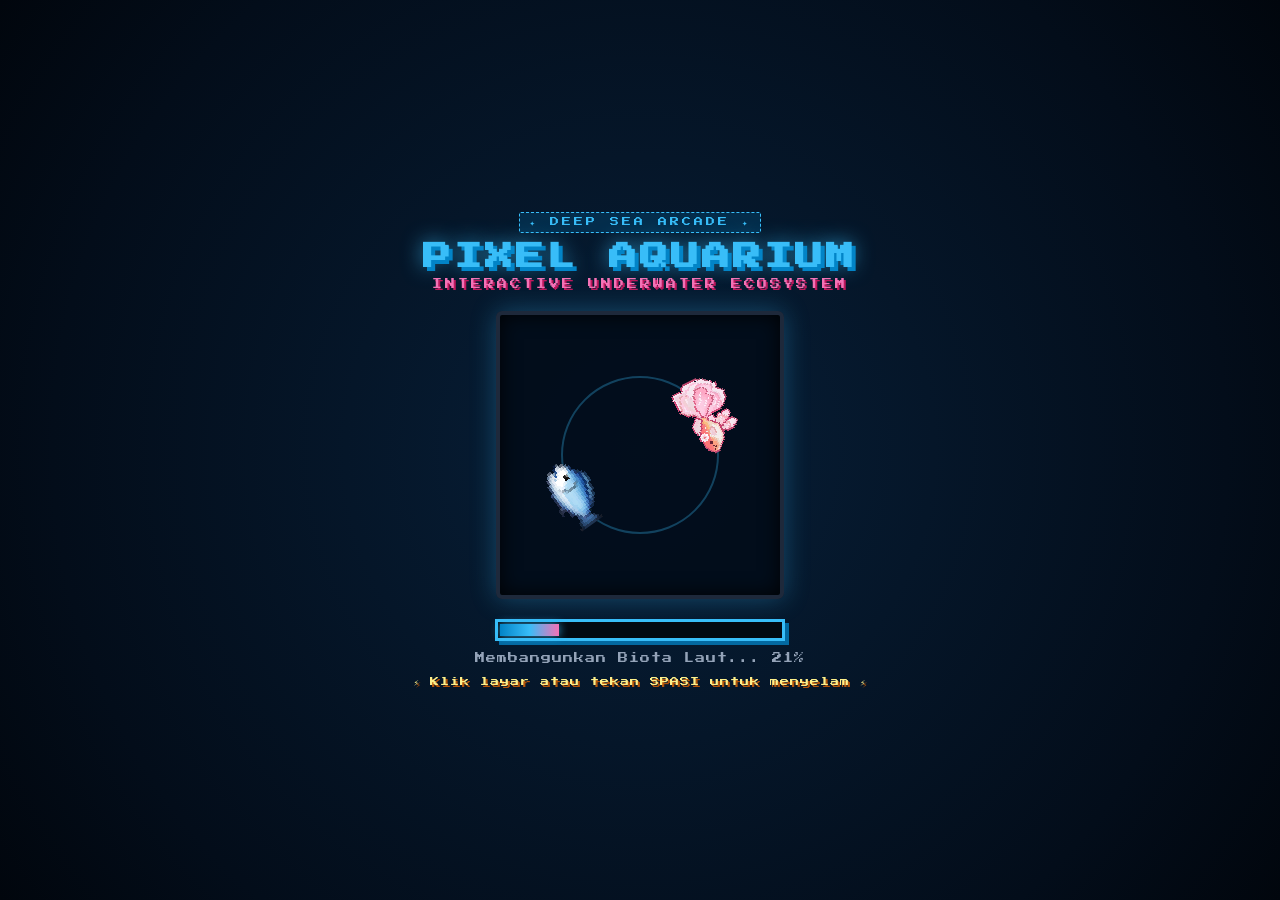
<file: index.html>
<!DOCTYPE html>
<html lang="id">
<head>
  <meta charset="UTF-8">
  <meta name="viewport" content="width=device-width, initial-scale=1.0">
  <title>Interactive Pixel Art Aquarium</title>
  <link rel="stylesheet" href="style.css">
  <link rel="preconnect" href="https://fonts.googleapis.com">
  <link rel="preconnect" href="https://fonts.gstatic.com" crossorigin>
  <link href="https://fonts.googleapis.com/css2?family=Press+Start+2P&family=VT323&display=swap" rel="stylesheet">
</head>
<body>
  <!-- Container Aplikasi Fullscreen -->
  <div id="app-container">

    <!-- 1. SPLASH SCREEN (Durasi ±5 Detik / Klik untuk Lewati) -->
    <div id="splash-screen" class="screen-overlay">
      <div class="splash-content">
        <div class="pixel-badge-top">✦ DEEP SEA ARCADE ✦</div>
        <h1 class="pixel-title">PIXEL AQUARIUM</h1>
        <p class="pixel-subtitle">INTERACTIVE UNDERWATER ECOSYSTEM</p>
        
        <!-- Canvas Mini Animasi 2 Ikan Berputar dengan Jejak Cahaya -->
        <canvas id="splash-canvas" width="280" height="280"></canvas>
        
        <!-- Retro Pixel Loading Bar -->
        <div class="loading-bar-container">
          <div id="loading-bar" class="loading-bar-fill"></div>
        </div>
        <p id="loading-text" class="pixel-text">Menyiapkan Ekosistem Laut... 0%</p>
        <div class="splash-prompt">⚡ Klik layar atau tekan SPASI untuk menyelam ⚡</div>
      </div>
    </div>

    <!-- 2. HUD / KONTROL INTERAKSI -->
    <header id="aquarium-hud">
      <div class="hud-left">
        <span class="hud-badge badge-blue">🌊 PIXEL AQUARIUM</span>
        <span class="hud-info">Klik kiri di air untuk menebar camilan laut 🍤</span>
      </div>
      <div class="hud-right">
        <span id="food-counter" class="hud-badge badge-gold">🍤 Camilan: 0</span>
        <span class="hud-badge badge-pink">Ikan Mengikuti Kursor 🎯</span>
      </div>
    </header>

    <!-- 3. CANVAS UTAMA AKUARIUM -->
    <canvas id="aquarium-canvas"></canvas>
  </div>

  <script src="sprites.js"></script>
  <script src="script.js"></script>
</body>
</html>
</file>
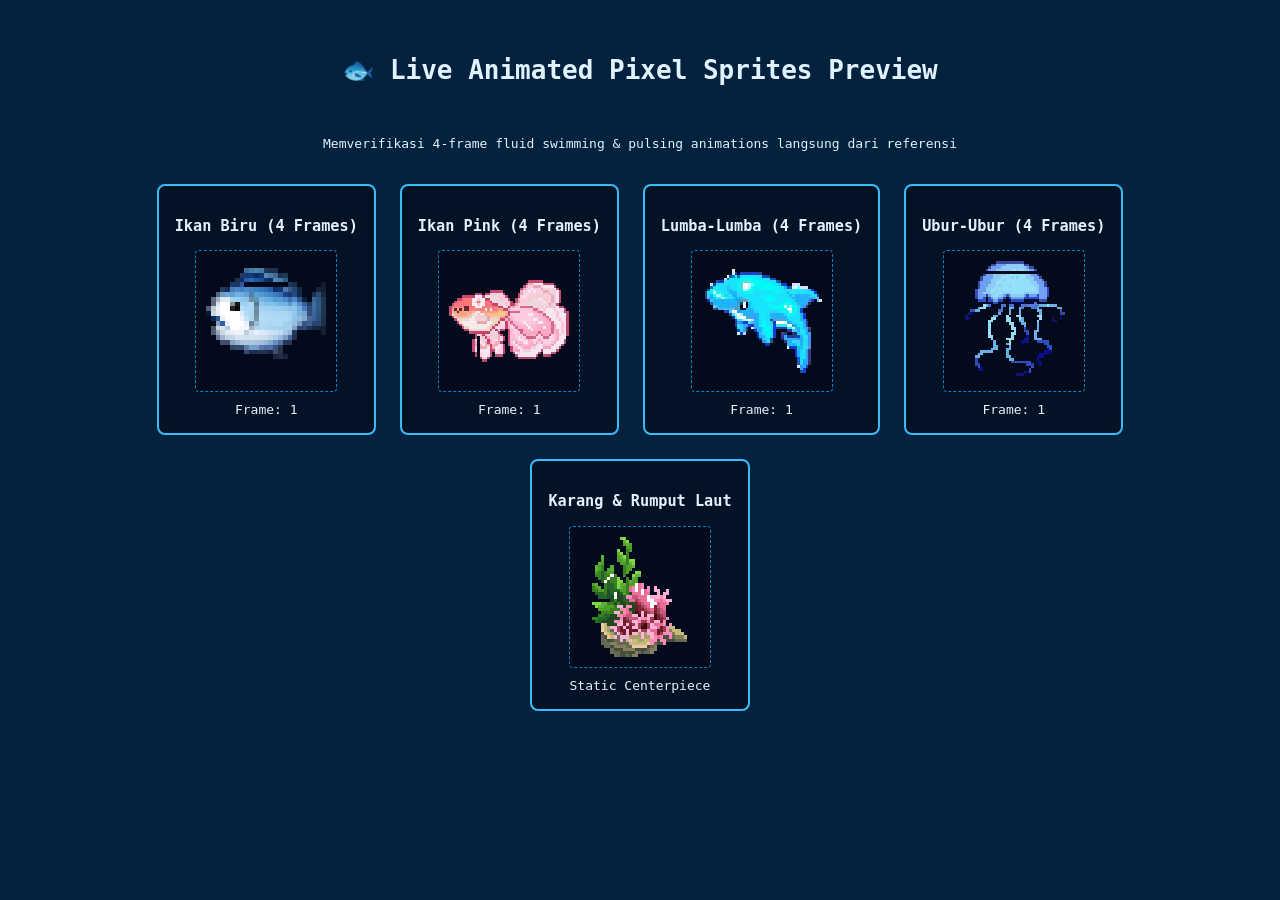
<file: preview_animations.html>
<!DOCTYPE html>
<html>
<head>
<meta charset="utf-8">
<title>Aquarium Sprites Live Animation Preview</title>
<style>
body {
  background: #04213d;
  color: #e0f2fe;
  font-family: monospace;
  padding: 30px;
  display: flex;
  flex-direction: column;
  align-items: center;
  gap: 20px;
}
.grid {
  display: flex;
  flex-wrap: wrap;
  gap: 24px;
  justify-content: center;
}
.card {
  background: rgba(4, 16, 34, 0.85);
  border: 2px solid #38bdf8;
  border-radius: 8px;
  padding: 16px;
  text-align: center;
  min-width: 180px;
}
.preview-box {
  width: 140px;
  height: 140px;
  margin: 10px auto;
  display: flex;
  align-items: center;
  justify-content: center;
  background: rgba(2, 6, 23, 0.6);
  border: 1px dashed #0284c7;
  border-radius: 4px;
}
svg {
  image-rendering: pixelated;
  max-width: 120px;
  max-height: 120px;
}
</style>
</head>
<body>
<h1>🐟 Live Animated Pixel Sprites Preview</h1>
<p>Memverifikasi 4-frame fluid swimming & pulsing animations langsung dari referensi</p>
<div class="grid">
  <div class="card">
    <h3>Ikan Biru (4 Frames)</h3>
    <div class="preview-box" id="box-blue"></div>
    <span id="frame-blue">Frame: 0</span>
  </div>
  <div class="card">
    <h3>Ikan Pink (4 Frames)</h3>
    <div class="preview-box" id="box-pink"></div>
    <span id="frame-pink">Frame: 0</span>
  </div>
  <div class="card">
    <h3>Lumba-Lumba (4 Frames)</h3>
    <div class="preview-box" id="box-dolphin"></div>
    <span id="frame-dolphin">Frame: 0</span>
  </div>
  <div class="card">
    <h3>Ubur-Ubur (4 Frames)</h3>
    <div class="preview-box" id="box-jelly"></div>
    <span id="frame-jelly">Frame: 0</span>
  </div>
  <div class="card">
    <h3>Karang & Rumput Laut</h3>
    <div class="preview-box" id="box-coral"></div>
    <span>Static Centerpiece</span>
  </div>
</div>

<script>
fetch('generated_svg_sprites.json')
  .then(res => res.json())
  .then(sprites => {
    let frame = 0;
    document.getElementById('box-coral').innerHTML = sprites.coral_rock;

    setInterval(() => {
      frame = (frame + 1) % 4;
      document.getElementById('box-blue').innerHTML = sprites.blue_fish[frame];
      document.getElementById('frame-blue').textContent = 'Frame: ' + frame;

      document.getElementById('box-pink').innerHTML = sprites.pink_fish[frame];
      document.getElementById('frame-pink').textContent = 'Frame: ' + frame;

      document.getElementById('box-dolphin').innerHTML = sprites.dolphin[frame];
      document.getElementById('frame-dolphin').textContent = 'Frame: ' + frame;

      document.getElementById('box-jelly').innerHTML = sprites.jellyfish[frame];
      document.getElementById('frame-jelly').textContent = 'Frame: ' + frame;
    }, 180);
  });
</script>
</body>
</html>
</file>
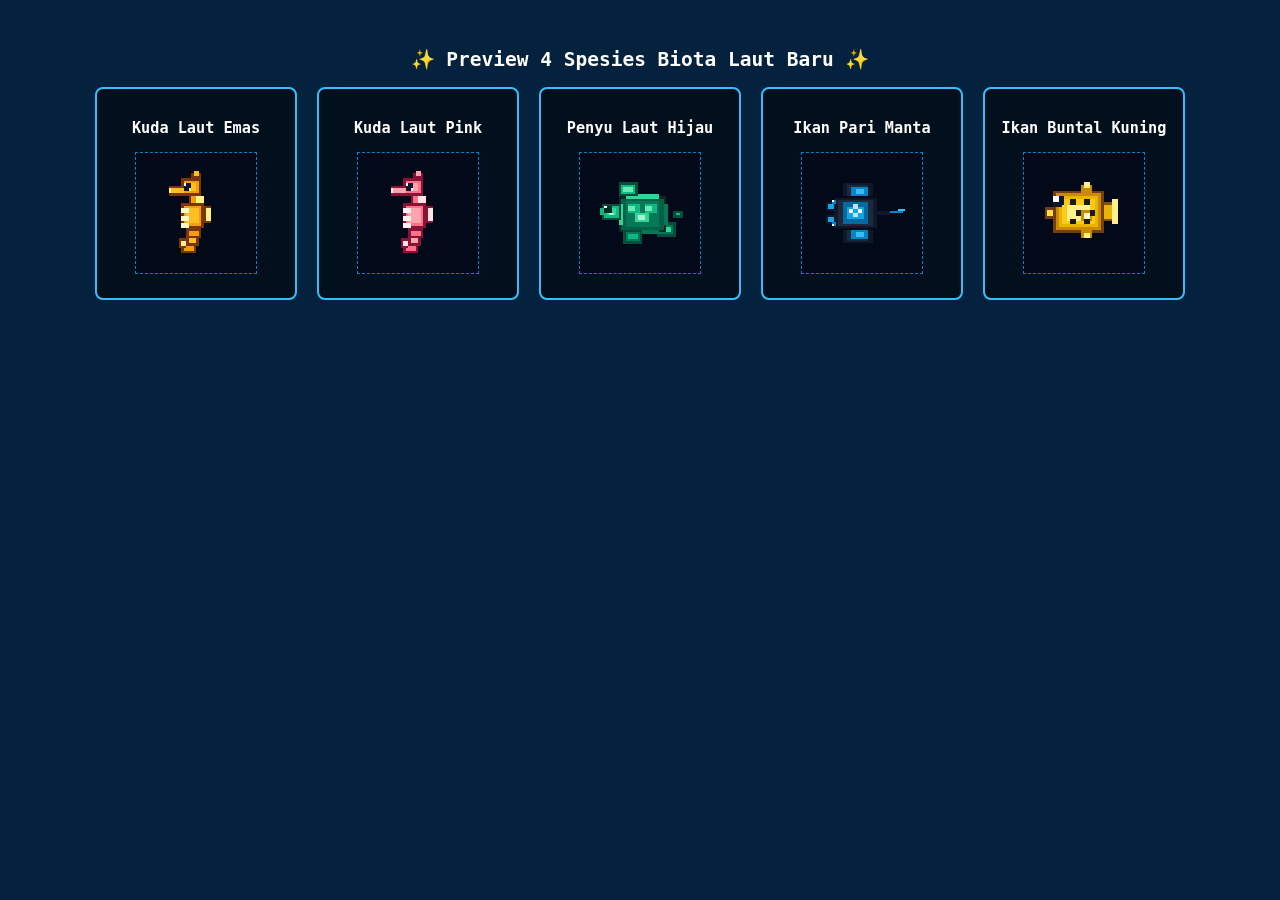
<file: preview_new_species.html>
<!DOCTYPE html>
<html>
<head>
<meta charset="utf-8">
<style>
body { background: #04213d; color: white; font-family: monospace; padding: 24px; display: flex; flex-direction: column; align-items: center; }
.grid { display: flex; flex-wrap: wrap; gap: 20px; justify-content: center; }
.card { background: rgba(0,0,0,0.5); border: 2px solid #38bdf8; padding: 14px; text-align: center; border-radius: 8px; width: 170px; }
.box { width: 120px; height: 120px; margin: 10px auto; display: flex; align-items: center; justify-content: center; background: rgba(2,6,23,0.7); border: 1px dashed #0284c7; }
svg { image-rendering: pixelated; width: 90px; height: 90px; }
</style>
</head>
<body>
<h2>✨ Preview 4 Spesies Biota Laut Baru ✨</h2>
<div class="grid">
  <div class="card">
    <h3>Kuda Laut Emas</h3>
    <div class="box" id="seahorse-box"></div>
  </div>
  <div class="card">
    <h3>Kuda Laut Pink</h3>
    <div class="box" id="seahorse-pink-box"></div>
  </div>
  <div class="card">
    <h3>Penyu Laut Hijau</h3>
    <div class="box" id="turtle-box"></div>
  </div>
  <div class="card">
    <h3>Ikan Pari Manta</h3>
    <div class="box" id="manta-box"></div>
  </div>
  <div class="card">
    <h3>Ikan Buntal Kuning</h3>
    <div class="box" id="boxfish-box"></div>
  </div>
</div>

<script>
const seahorseFrames = [
  `<svg xmlns="http://www.w3.org/2000/svg" viewBox="0 0 24 36" shape-rendering="crispEdges">
    <!-- Mahkota / Coronet -->
    <rect x="10" y="2" width="4" height="3" fill="#78350f"/>
    <rect x="11" y="1" width="2" height="2" fill="#fbbf24"/>
    
    <!-- Kepala & Moncong -->
    <rect x="6" y="4" width="8" height="7" fill="#78350f"/>
    <rect x="7" y="5" width="6" height="5" fill="#f59e0b"/>
    <rect x="8" y="6" width="4" height="3" fill="#fbbf24"/>
    
    <!-- Moncong panjang ke kiri -->
    <rect x="1" y="7" width="6" height="4" fill="#78350f"/>
    <rect x="2" y="8" width="5" height="2" fill="#fbbf24"/>
    <rect x="1" y="8" width="1" height="2" fill="#fef08a"/>
    
    <!-- Mata imut -->
    <rect x="7" y="6" width="3" height="3" fill="#0f172a"/>
    <rect x="7" y="6" width="1" height="1" fill="#ffffff"/>
    <rect x="9" y="8" width="1" height="1" fill="#fef08a"/>
    
    <!-- Leher Melengkung -->
    <rect x="9" y="10" width="5" height="4" fill="#78350f"/>
    <rect x="10" y="11" width="3" height="3" fill="#f59e0b"/>
    
    <!-- Perut Gendut Segmen & Punggung -->
    <rect x="6" y="14" width="9" height="10" fill="#78350f"/>
    <rect x="7" y="15" width="7" height="8" fill="#f59e0b"/>
    <rect x="8" y="16" width="5" height="6" fill="#fbbf24"/>
    
    <!-- Garis Piringan Perut Khas Kuda Laut -->
    <rect x="6" y="16" width="3" height="2" fill="#fef9c3"/>
    <rect x="6" y="19" width="3" height="2" fill="#fef9c3"/>
    <rect x="6" y="22" width="3" height="2" fill="#fef9c3"/>
    
    <!-- Sirip Punggung Kecil (Fluttering Dorsal Fin) -->
    <rect x="14" y="15" width="3" height="7" fill="#78350f"/>
    <rect x="15" y="16" width="2" height="5" fill="#fef08a"/>
    
    <!-- Sirip Pectoral Dekat Leher -->
    <rect x="12" y="11" width="2" height="3" fill="#fef08a"/>
    
    <!-- Ekor Melengkung Spiral (Prehensile Tail) -->
    <rect x="8" y="24" width="6" height="4" fill="#78350f"/>
    <rect x="9" y="25" width="4" height="2" fill="#f59e0b"/>
    
    <rect x="9" y="27" width="5" height="4" fill="#78350f"/>
    <rect x="10" y="28" width="3" height="2" fill="#fbbf24"/>
    
    <rect x="7" y="30" width="6" height="4" fill="#78350f"/>
    <rect x="8" y="31" width="4" height="2" fill="#f59e0b"/>
    
    <!-- Ujung Spiral Ekor Menggulung ke Dalam -->
    <rect x="6" y="28" width="3" height="4" fill="#78350f"/>
    <rect x="7" y="29" width="2" height="2" fill="#fef08a"/>
  </svg>`,
  `<svg xmlns="http://www.w3.org/2000/svg" viewBox="0 0 24 36" shape-rendering="crispEdges">
    <!-- Mahkota / Coronet -->
    <rect x="10" y="2" width="4" height="3" fill="#78350f"/>
    <rect x="11" y="1" width="2" height="2" fill="#fbbf24"/>
    
    <!-- Kepala & Moncong -->
    <rect x="6" y="4" width="8" height="7" fill="#78350f"/>
    <rect x="7" y="5" width="6" height="5" fill="#f59e0b"/>
    <rect x="8" y="6" width="4" height="3" fill="#fbbf24"/>
    
    <!-- Moncong panjang ke kiri -->
    <rect x="1" y="7" width="6" height="4" fill="#78350f"/>
    <rect x="2" y="8" width="5" height="2" fill="#fbbf24"/>
    <rect x="1" y="8" width="1" height="2" fill="#fef08a"/>
    
    <!-- Mata imut -->
    <rect x="7" y="6" width="3" height="3" fill="#0f172a"/>
    <rect x="7" y="6" width="1" height="1" fill="#ffffff"/>
    <rect x="9" y="8" width="1" height="1" fill="#fef08a"/>
    
    <!-- Leher Melengkung -->
    <rect x="9" y="10" width="5" height="4" fill="#78350f"/>
    <rect x="10" y="11" width="3" height="3" fill="#f59e0b"/>
    
    <!-- Perut Gendut Segmen & Punggung -->
    <rect x="6" y="14" width="9" height="10" fill="#78350f"/>
    <rect x="7" y="15" width="7" height="8" fill="#f59e0b"/>
    <rect x="8" y="16" width="5" height="6" fill="#fbbf24"/>
    
    <!-- Garis Piringan Perut Khas Kuda Laut -->
    <rect x="6" y="16" width="3" height="2" fill="#fef9c3"/>
    <rect x="6" y="19" width="3" height="2" fill="#fef9c3"/>
    <rect x="6" y="22" width="3" height="2" fill="#fef9c3"/>
    
    <!-- Sirip Punggung Kecil (Fluttering Dorsal Fin) -->
    <rect x="15" y="15" width="3" height="7" fill="#78350f"/>
    <rect x="16" y="16" width="2" height="5" fill="#fef08a"/>
    
    <!-- Sirip Pectoral Dekat Leher -->
    <rect x="12" y="11" width="3" height="3" fill="#fef08a"/>
    
    <!-- Ekor Melengkung Spiral (Prehensile Tail) -->
    <rect x="8" y="24" width="6" height="4" fill="#78350f"/>
    <rect x="9" y="25" width="4" height="2" fill="#f59e0b"/>
    
    <rect x="8" y="27" width="5" height="4" fill="#78350f"/>
    <rect x="9" y="28" width="3" height="2" fill="#fbbf24"/>
    
    <rect x="6" y="30" width="6" height="4" fill="#78350f"/>
    <rect x="7" y="31" width="4" height="2" fill="#f59e0b"/>
    
    <!-- Ujung Spiral Ekor Menggulung ke Dalam -->
    <rect x="5" y="28" width="3" height="4" fill="#78350f"/>
    <rect x="6" y="29" width="2" height="2" fill="#fef08a"/>
  </svg>`,
  `<svg xmlns="http://www.w3.org/2000/svg" viewBox="0 0 24 36" shape-rendering="crispEdges">
    <!-- Mahkota / Coronet -->
    <rect x="10" y="2" width="4" height="3" fill="#78350f"/>
    <rect x="11" y="1" width="2" height="2" fill="#fbbf24"/>
    
    <!-- Kepala & Moncong -->
    <rect x="6" y="4" width="8" height="7" fill="#78350f"/>
    <rect x="7" y="5" width="6" height="5" fill="#f59e0b"/>
    <rect x="8" y="6" width="4" height="3" fill="#fbbf24"/>
    
    <!-- Moncong panjang ke kiri -->
    <rect x="1" y="7" width="6" height="4" fill="#78350f"/>
    <rect x="2" y="8" width="5" height="2" fill="#fbbf24"/>
    <rect x="1" y="8" width="1" height="2" fill="#fef08a"/>
    
    <!-- Mata imut -->
    <rect x="7" y="6" width="3" height="3" fill="#0f172a"/>
    <rect x="7" y="6" width="1" height="1" fill="#ffffff"/>
    <rect x="9" y="8" width="1" height="1" fill="#fef08a"/>
    
    <!-- Leher Melengkung -->
    <rect x="9" y="10" width="5" height="4" fill="#78350f"/>
    <rect x="10" y="11" width="3" height="3" fill="#f59e0b"/>
    
    <!-- Perut Gendut Segmen & Punggung -->
    <rect x="5" y="14" width="10" height="10" fill="#78350f"/>
    <rect x="6" y="15" width="8" height="8" fill="#f59e0b"/>
    <rect x="7" y="16" width="6" height="6" fill="#fbbf24"/>
    
    <!-- Garis Piringan Perut Khas Kuda Laut -->
    <rect x="5" y="16" width="3" height="2" fill="#fef9c3"/>
    <rect x="5" y="19" width="3" height="2" fill="#fef9c3"/>
    <rect x="5" y="22" width="3" height="2" fill="#fef9c3"/>
    
    <!-- Sirip Punggung Kecil (Fluttering Dorsal Fin) -->
    <rect x="14" y="15" width="3" height="7" fill="#78350f"/>
    <rect x="15" y="16" width="2" height="5" fill="#fef08a"/>
    
    <!-- Sirip Pectoral Dekat Leher -->
    <rect x="12" y="11" width="2" height="3" fill="#fef08a"/>
    
    <!-- Ekor Melengkung Spiral (Prehensile Tail) -->
    <rect x="8" y="24" width="6" height="4" fill="#78350f"/>
    <rect x="9" y="25" width="4" height="2" fill="#f59e0b"/>
    
    <rect x="9" y="27" width="5" height="4" fill="#78350f"/>
    <rect x="10" y="28" width="3" height="2" fill="#fbbf24"/>
    
    <rect x="7" y="30" width="6" height="4" fill="#78350f"/>
    <rect x="8" y="31" width="4" height="2" fill="#f59e0b"/>
    
    <!-- Ujung Spiral Ekor Menggulung ke Dalam -->
    <rect x="6" y="28" width="3" height="4" fill="#78350f"/>
    <rect x="7" y="29" width="2" height="2" fill="#fef08a"/>
  </svg>`,
  `<svg xmlns="http://www.w3.org/2000/svg" viewBox="0 0 24 36" shape-rendering="crispEdges">
    <!-- Mahkota / Coronet -->
    <rect x="10" y="2" width="4" height="3" fill="#78350f"/>
    <rect x="11" y="1" width="2" height="2" fill="#fbbf24"/>
    
    <!-- Kepala & Moncong -->
    <rect x="6" y="4" width="8" height="7" fill="#78350f"/>
    <rect x="7" y="5" width="6" height="5" fill="#f59e0b"/>
    <rect x="8" y="6" width="4" height="3" fill="#fbbf24"/>
    
    <!-- Moncong panjang ke kiri -->
    <rect x="1" y="7" width="6" height="4" fill="#78350f"/>
    <rect x="2" y="8" width="5" height="2" fill="#fbbf24"/>
    <rect x="1" y="8" width="1" height="2" fill="#fef08a"/>
    
    <!-- Mata imut -->
    <rect x="7" y="6" width="3" height="3" fill="#0f172a"/>
    <rect x="7" y="6" width="1" height="1" fill="#ffffff"/>
    <rect x="9" y="8" width="1" height="1" fill="#fef08a"/>
    
    <!-- Leher Melengkung -->
    <rect x="9" y="10" width="5" height="4" fill="#78350f"/>
    <rect x="10" y="11" width="3" height="3" fill="#f59e0b"/>
    
    <!-- Perut Gendut Segmen & Punggung -->
    <rect x="6" y="14" width="9" height="10" fill="#78350f"/>
    <rect x="7" y="15" width="7" height="8" fill="#f59e0b"/>
    <rect x="8" y="16" width="5" height="6" fill="#fbbf24"/>
    
    <!-- Garis Piringan Perut Khas Kuda Laut -->
    <rect x="6" y="16" width="3" height="2" fill="#fef9c3"/>
    <rect x="6" y="19" width="3" height="2" fill="#fef9c3"/>
    <rect x="6" y="22" width="3" height="2" fill="#fef9c3"/>
    
    <!-- Sirip Punggung Kecil (Fluttering Dorsal Fin) -->
    <rect x="15" y="15" width="3" height="7" fill="#78350f"/>
    <rect x="16" y="16" width="2" height="5" fill="#fef08a"/>
    
    <!-- Sirip Pectoral Dekat Leher -->
    <rect x="12" y="11" width="3" height="3" fill="#fef08a"/>
    
    <!-- Ekor Melengkung Spiral (Prehensile Tail) -->
    <rect x="8" y="24" width="6" height="4" fill="#78350f"/>
    <rect x="9" y="25" width="4" height="2" fill="#f59e0b"/>
    
    <rect x="10" y="27" width="5" height="4" fill="#78350f"/>
    <rect x="11" y="28" width="3" height="2" fill="#fbbf24"/>
    
    <rect x="8" y="30" width="6" height="4" fill="#78350f"/>
    <rect x="9" y="31" width="4" height="2" fill="#f59e0b"/>
    
    <!-- Ujung Spiral Ekor Menggulung ke Dalam -->
    <rect x="7" y="28" width="3" height="4" fill="#78350f"/>
    <rect x="8" y="29" width="2" height="2" fill="#fef08a"/>
  </svg>`
];
const seahorsePinkFrames = [
  `<svg xmlns="http://www.w3.org/2000/svg" viewBox="0 0 24 36" shape-rendering="crispEdges">
    <!-- Mahkota / Coronet -->
    <rect x="10" y="2" width="4" height="3" fill="#881337"/>
    <rect x="11" y="1" width="2" height="2" fill="#fda4af"/>
    
    <!-- Kepala & Moncong -->
    <rect x="6" y="4" width="8" height="7" fill="#881337"/>
    <rect x="7" y="5" width="6" height="5" fill="#fb7185"/>
    <rect x="8" y="6" width="4" height="3" fill="#fda4af"/>
    
    <!-- Moncong panjang ke kiri -->
    <rect x="1" y="7" width="6" height="4" fill="#881337"/>
    <rect x="2" y="8" width="5" height="2" fill="#fda4af"/>
    <rect x="1" y="8" width="1" height="2" fill="#ffe4e6"/>
    
    <!-- Mata imut -->
    <rect x="7" y="6" width="3" height="3" fill="#0f172a"/>
    <rect x="7" y="6" width="1" height="1" fill="#ffffff"/>
    <rect x="9" y="8" width="1" height="1" fill="#ffe4e6"/>
    
    <!-- Leher Melengkung -->
    <rect x="9" y="10" width="5" height="4" fill="#881337"/>
    <rect x="10" y="11" width="3" height="3" fill="#fb7185"/>
    
    <!-- Perut Gendut Segmen & Punggung -->
    <rect x="6" y="14" width="9" height="10" fill="#881337"/>
    <rect x="7" y="15" width="7" height="8" fill="#fb7185"/>
    <rect x="8" y="16" width="5" height="6" fill="#fda4af"/>
    
    <!-- Garis Piringan Perut Khas Kuda Laut -->
    <rect x="6" y="16" width="3" height="2" fill="#fff1f2"/>
    <rect x="6" y="19" width="3" height="2" fill="#fff1f2"/>
    <rect x="6" y="22" width="3" height="2" fill="#fff1f2"/>
    
    <!-- Sirip Punggung Kecil (Fluttering Dorsal Fin) -->
    <rect x="14" y="15" width="3" height="7" fill="#881337"/>
    <rect x="15" y="16" width="2" height="5" fill="#ffe4e6"/>
    
    <!-- Sirip Pectoral Dekat Leher -->
    <rect x="12" y="11" width="2" height="3" fill="#ffe4e6"/>
    
    <!-- Ekor Melengkung Spiral (Prehensile Tail) -->
    <rect x="8" y="24" width="6" height="4" fill="#881337"/>
    <rect x="9" y="25" width="4" height="2" fill="#fb7185"/>
    
    <rect x="9" y="27" width="5" height="4" fill="#881337"/>
    <rect x="10" y="28" width="3" height="2" fill="#fda4af"/>
    
    <rect x="7" y="30" width="6" height="4" fill="#881337"/>
    <rect x="8" y="31" width="4" height="2" fill="#fb7185"/>
    
    <!-- Ujung Spiral Ekor Menggulung ke Dalam -->
    <rect x="6" y="28" width="3" height="4" fill="#881337"/>
    <rect x="7" y="29" width="2" height="2" fill="#ffe4e6"/>
  </svg>`,
  `<svg xmlns="http://www.w3.org/2000/svg" viewBox="0 0 24 36" shape-rendering="crispEdges">
    <!-- Mahkota / Coronet -->
    <rect x="10" y="2" width="4" height="3" fill="#881337"/>
    <rect x="11" y="1" width="2" height="2" fill="#fda4af"/>
    
    <!-- Kepala & Moncong -->
    <rect x="6" y="4" width="8" height="7" fill="#881337"/>
    <rect x="7" y="5" width="6" height="5" fill="#fb7185"/>
    <rect x="8" y="6" width="4" height="3" fill="#fda4af"/>
    
    <!-- Moncong panjang ke kiri -->
    <rect x="1" y="7" width="6" height="4" fill="#881337"/>
    <rect x="2" y="8" width="5" height="2" fill="#fda4af"/>
    <rect x="1" y="8" width="1" height="2" fill="#ffe4e6"/>
    
    <!-- Mata imut -->
    <rect x="7" y="6" width="3" height="3" fill="#0f172a"/>
    <rect x="7" y="6" width="1" height="1" fill="#ffffff"/>
    <rect x="9" y="8" width="1" height="1" fill="#ffe4e6"/>
    
    <!-- Leher Melengkung -->
    <rect x="9" y="10" width="5" height="4" fill="#881337"/>
    <rect x="10" y="11" width="3" height="3" fill="#fb7185"/>
    
    <!-- Perut Gendut Segmen & Punggung -->
    <rect x="6" y="14" width="9" height="10" fill="#881337"/>
    <rect x="7" y="15" width="7" height="8" fill="#fb7185"/>
    <rect x="8" y="16" width="5" height="6" fill="#fda4af"/>
    
    <!-- Garis Piringan Perut Khas Kuda Laut -->
    <rect x="6" y="16" width="3" height="2" fill="#fff1f2"/>
    <rect x="6" y="19" width="3" height="2" fill="#fff1f2"/>
    <rect x="6" y="22" width="3" height="2" fill="#fff1f2"/>
    
    <!-- Sirip Punggung Kecil (Fluttering Dorsal Fin) -->
    <rect x="15" y="15" width="3" height="7" fill="#881337"/>
    <rect x="16" y="16" width="2" height="5" fill="#ffe4e6"/>
    
    <!-- Sirip Pectoral Dekat Leher -->
    <rect x="12" y="11" width="3" height="3" fill="#ffe4e6"/>
    
    <!-- Ekor Melengkung Spiral (Prehensile Tail) -->
    <rect x="8" y="24" width="6" height="4" fill="#881337"/>
    <rect x="9" y="25" width="4" height="2" fill="#fb7185"/>
    
    <rect x="8" y="27" width="5" height="4" fill="#881337"/>
    <rect x="9" y="28" width="3" height="2" fill="#fda4af"/>
    
    <rect x="6" y="30" width="6" height="4" fill="#881337"/>
    <rect x="7" y="31" width="4" height="2" fill="#fb7185"/>
    
    <!-- Ujung Spiral Ekor Menggulung ke Dalam -->
    <rect x="5" y="28" width="3" height="4" fill="#881337"/>
    <rect x="6" y="29" width="2" height="2" fill="#ffe4e6"/>
  </svg>`,
  `<svg xmlns="http://www.w3.org/2000/svg" viewBox="0 0 24 36" shape-rendering="crispEdges">
    <!-- Mahkota / Coronet -->
    <rect x="10" y="2" width="4" height="3" fill="#881337"/>
    <rect x="11" y="1" width="2" height="2" fill="#fda4af"/>
    
    <!-- Kepala & Moncong -->
    <rect x="6" y="4" width="8" height="7" fill="#881337"/>
    <rect x="7" y="5" width="6" height="5" fill="#fb7185"/>
    <rect x="8" y="6" width="4" height="3" fill="#fda4af"/>
    
    <!-- Moncong panjang ke kiri -->
    <rect x="1" y="7" width="6" height="4" fill="#881337"/>
    <rect x="2" y="8" width="5" height="2" fill="#fda4af"/>
    <rect x="1" y="8" width="1" height="2" fill="#ffe4e6"/>
    
    <!-- Mata imut -->
    <rect x="7" y="6" width="3" height="3" fill="#0f172a"/>
    <rect x="7" y="6" width="1" height="1" fill="#ffffff"/>
    <rect x="9" y="8" width="1" height="1" fill="#ffe4e6"/>
    
    <!-- Leher Melengkung -->
    <rect x="9" y="10" width="5" height="4" fill="#881337"/>
    <rect x="10" y="11" width="3" height="3" fill="#fb7185"/>
    
    <!-- Perut Gendut Segmen & Punggung -->
    <rect x="5" y="14" width="10" height="10" fill="#881337"/>
    <rect x="6" y="15" width="8" height="8" fill="#fb7185"/>
    <rect x="7" y="16" width="6" height="6" fill="#fda4af"/>
    
    <!-- Garis Piringan Perut Khas Kuda Laut -->
    <rect x="5" y="16" width="3" height="2" fill="#fff1f2"/>
    <rect x="5" y="19" width="3" height="2" fill="#fff1f2"/>
    <rect x="5" y="22" width="3" height="2" fill="#fff1f2"/>
    
    <!-- Sirip Punggung Kecil (Fluttering Dorsal Fin) -->
    <rect x="14" y="15" width="3" height="7" fill="#881337"/>
    <rect x="15" y="16" width="2" height="5" fill="#ffe4e6"/>
    
    <!-- Sirip Pectoral Dekat Leher -->
    <rect x="12" y="11" width="2" height="3" fill="#ffe4e6"/>
    
    <!-- Ekor Melengkung Spiral (Prehensile Tail) -->
    <rect x="8" y="24" width="6" height="4" fill="#881337"/>
    <rect x="9" y="25" width="4" height="2" fill="#fb7185"/>
    
    <rect x="9" y="27" width="5" height="4" fill="#881337"/>
    <rect x="10" y="28" width="3" height="2" fill="#fda4af"/>
    
    <rect x="7" y="30" width="6" height="4" fill="#881337"/>
    <rect x="8" y="31" width="4" height="2" fill="#fb7185"/>
    
    <!-- Ujung Spiral Ekor Menggulung ke Dalam -->
    <rect x="6" y="28" width="3" height="4" fill="#881337"/>
    <rect x="7" y="29" width="2" height="2" fill="#ffe4e6"/>
  </svg>`,
  `<svg xmlns="http://www.w3.org/2000/svg" viewBox="0 0 24 36" shape-rendering="crispEdges">
    <!-- Mahkota / Coronet -->
    <rect x="10" y="2" width="4" height="3" fill="#881337"/>
    <rect x="11" y="1" width="2" height="2" fill="#fda4af"/>
    
    <!-- Kepala & Moncong -->
    <rect x="6" y="4" width="8" height="7" fill="#881337"/>
    <rect x="7" y="5" width="6" height="5" fill="#fb7185"/>
    <rect x="8" y="6" width="4" height="3" fill="#fda4af"/>
    
    <!-- Moncong panjang ke kiri -->
    <rect x="1" y="7" width="6" height="4" fill="#881337"/>
    <rect x="2" y="8" width="5" height="2" fill="#fda4af"/>
    <rect x="1" y="8" width="1" height="2" fill="#ffe4e6"/>
    
    <!-- Mata imut -->
    <rect x="7" y="6" width="3" height="3" fill="#0f172a"/>
    <rect x="7" y="6" width="1" height="1" fill="#ffffff"/>
    <rect x="9" y="8" width="1" height="1" fill="#ffe4e6"/>
    
    <!-- Leher Melengkung -->
    <rect x="9" y="10" width="5" height="4" fill="#881337"/>
    <rect x="10" y="11" width="3" height="3" fill="#fb7185"/>
    
    <!-- Perut Gendut Segmen & Punggung -->
    <rect x="6" y="14" width="9" height="10" fill="#881337"/>
    <rect x="7" y="15" width="7" height="8" fill="#fb7185"/>
    <rect x="8" y="16" width="5" height="6" fill="#fda4af"/>
    
    <!-- Garis Piringan Perut Khas Kuda Laut -->
    <rect x="6" y="16" width="3" height="2" fill="#fff1f2"/>
    <rect x="6" y="19" width="3" height="2" fill="#fff1f2"/>
    <rect x="6" y="22" width="3" height="2" fill="#fff1f2"/>
    
    <!-- Sirip Punggung Kecil (Fluttering Dorsal Fin) -->
    <rect x="15" y="15" width="3" height="7" fill="#881337"/>
    <rect x="16" y="16" width="2" height="5" fill="#ffe4e6"/>
    
    <!-- Sirip Pectoral Dekat Leher -->
    <rect x="12" y="11" width="3" height="3" fill="#ffe4e6"/>
    
    <!-- Ekor Melengkung Spiral (Prehensile Tail) -->
    <rect x="8" y="24" width="6" height="4" fill="#881337"/>
    <rect x="9" y="25" width="4" height="2" fill="#fb7185"/>
    
    <rect x="10" y="27" width="5" height="4" fill="#881337"/>
    <rect x="11" y="28" width="3" height="2" fill="#fda4af"/>
    
    <rect x="8" y="30" width="6" height="4" fill="#881337"/>
    <rect x="9" y="31" width="4" height="2" fill="#fb7185"/>
    
    <!-- Ujung Spiral Ekor Menggulung ke Dalam -->
    <rect x="7" y="28" width="3" height="4" fill="#881337"/>
    <rect x="8" y="29" width="2" height="2" fill="#ffe4e6"/>
  </svg>`
];
const turtleFrames = [
  `<svg xmlns="http://www.w3.org/2000/svg" viewBox="0 0 38 28" shape-rendering="crispEdges">
    <!-- Sirip Belakang / Kaki Dayung -->
    <rect x="26" y="17" width="8" height="6" fill="#064e3b"/>
    <rect x="27" y="18" width="6" height="4" fill="#047857"/>
    <rect x="28" y="19" width="4" height="2" fill="#34d399"/>
    
    <!-- Ekor Kecil -->
    <rect x="33" y="13" width="4" height="3" fill="#064e3b"/>
    <rect x="34" y="14" width="2" height="1" fill="#10b981"/>

    <!-- Tempurung Kura-Kura / Carapace Luas -->
    <rect x="10" y="7" width="20" height="15" fill="#022c22"/>
    <rect x="11" y="8" width="18" height="13" fill="#065f46"/>
    <rect x="13" y="9" width="14" height="11" fill="#047857"/>
    
    <!-- Pola Heksagonal Tempurung Bergradasi Zaitun & Emas -->
    <rect x="14" y="10" width="5" height="4" fill="#10b981"/>
    <rect x="21" y="10" width="5" height="4" fill="#10b981"/>
    <rect x="17" y="14" width="6" height="4" fill="#34d399"/>
    <rect x="14" y="11" width="3" height="2" fill="#6ee7b7"/>
    <rect x="21" y="11" width="3" height="2" fill="#6ee7b7"/>
    <rect x="18" y="15" width="3" height="2" fill="#a7f3d0"/>

    <!-- Pinggiran Sisik Tempurung Cerah -->
    <rect x="10" y="10" width="2" height="9" fill="#34d399"/>
    <rect x="29" y="10" width="2" height="9" fill="#047857"/>
    <rect x="13" y="6" width="14" height="2" fill="#34d399"/>
    <rect x="13" y="21" width="14" height="2" fill="#047857"/>

    <!-- Kepala Penyu Menghadap Kiri -->
    <rect x="3" y="10" width="8" height="7" fill="#064e3b"/>
    <rect x="4" y="11" width="6" height="5" fill="#10b981"/>
    <rect x="5" y="12" width="4" height="3" fill="#34d399"/>
    <rect x="2" y="12" width="2" height="3" fill="#10b981"/>

    <!-- Mata Penyu Hitam Manis Berbinar -->
    <rect x="4" y="11" width="3" height="3" fill="#022c22"/>
    <rect x="4" y="11" width="1" height="1" fill="#ffffff"/>
    <rect x="6" y="14" width="2" height="1" fill="#a7f3d0"/>

    <!-- Sirip Dayung Depan Utama (Flapping Flipper) -->
    <rect x="10" y="3" width="8" height="6" fill="#064e3b"/>
    <rect x="11" y="4" width="6" height="4" fill="#10b981"/>
    <rect x="12" y="5" width="4" height="2" fill="#6ee7b7"/>
    
    <rect x="12" y="19" width="8" height="6" fill="#064e3b"/>
    <rect x="13" y="20" width="6" height="4" fill="#047857"/>
    <rect x="14" y="21" width="4" height="2" fill="#10b981"/>
  </svg>`,
  `<svg xmlns="http://www.w3.org/2000/svg" viewBox="0 0 38 28" shape-rendering="crispEdges">
    <!-- Sirip Belakang / Kaki Dayung -->
    <rect x="26" y="18" width="8" height="6" fill="#064e3b"/>
    <rect x="27" y="19" width="6" height="4" fill="#047857"/>
    <rect x="28" y="20" width="4" height="2" fill="#34d399"/>
    
    <!-- Ekor Kecil -->
    <rect x="33" y="13" width="4" height="3" fill="#064e3b"/>
    <rect x="34" y="14" width="2" height="1" fill="#10b981"/>

    <!-- Tempurung Kura-Kura / Carapace Luas -->
    <rect x="10" y="7" width="20" height="15" fill="#022c22"/>
    <rect x="11" y="8" width="18" height="13" fill="#065f46"/>
    <rect x="13" y="9" width="14" height="11" fill="#047857"/>
    
    <!-- Pola Heksagonal Tempurung Bergradasi Zaitun & Emas -->
    <rect x="14" y="10" width="5" height="4" fill="#10b981"/>
    <rect x="21" y="10" width="5" height="4" fill="#10b981"/>
    <rect x="17" y="14" width="6" height="4" fill="#34d399"/>
    <rect x="14" y="11" width="3" height="2" fill="#6ee7b7"/>
    <rect x="21" y="11" width="3" height="2" fill="#6ee7b7"/>
    <rect x="18" y="15" width="3" height="2" fill="#a7f3d0"/>

    <!-- Pinggiran Sisik Tempurung Cerah -->
    <rect x="10" y="10" width="2" height="9" fill="#34d399"/>
    <rect x="29" y="10" width="2" height="9" fill="#047857"/>
    <rect x="13" y="6" width="14" height="2" fill="#34d399"/>
    <rect x="13" y="21" width="14" height="2" fill="#047857"/>

    <!-- Kepala Penyu Menghadap Kiri -->
    <rect x="3" y="10" width="8" height="7" fill="#064e3b"/>
    <rect x="4" y="11" width="6" height="5" fill="#10b981"/>
    <rect x="5" y="12" width="4" height="3" fill="#34d399"/>
    <rect x="2" y="12" width="2" height="3" fill="#10b981"/>

    <!-- Mata Penyu Hitam Manis Berbinar -->
    <rect x="4" y="11" width="3" height="3" fill="#022c22"/>
    <rect x="4" y="11" width="1" height="1" fill="#ffffff"/>
    <rect x="6" y="14" width="2" height="1" fill="#a7f3d0"/>

    <!-- Sirip Dayung Depan Utama (Flapping Flipper) -->
    <rect x="10" y="1" width="8" height="6" fill="#064e3b"/>
    <rect x="11" y="2" width="6" height="4" fill="#10b981"/>
    <rect x="12" y="3" width="4" height="2" fill="#6ee7b7"/>
    
    <rect x="12" y="21" width="8" height="6" fill="#064e3b"/>
    <rect x="13" y="22" width="6" height="4" fill="#047857"/>
    <rect x="14" y="23" width="4" height="2" fill="#10b981"/>
  </svg>`,
  `<svg xmlns="http://www.w3.org/2000/svg" viewBox="0 0 38 28" shape-rendering="crispEdges">
    <!-- Sirip Belakang / Kaki Dayung -->
    <rect x="26" y="17" width="8" height="6" fill="#064e3b"/>
    <rect x="27" y="18" width="6" height="4" fill="#047857"/>
    <rect x="28" y="19" width="4" height="2" fill="#34d399"/>
    
    <!-- Ekor Kecil -->
    <rect x="33" y="13" width="4" height="3" fill="#064e3b"/>
    <rect x="34" y="14" width="2" height="1" fill="#10b981"/>

    <!-- Tempurung Kura-Kura / Carapace Luas -->
    <rect x="10" y="7" width="20" height="15" fill="#022c22"/>
    <rect x="11" y="8" width="18" height="13" fill="#065f46"/>
    <rect x="13" y="9" width="14" height="11" fill="#047857"/>
    
    <!-- Pola Heksagonal Tempurung Bergradasi Zaitun & Emas -->
    <rect x="14" y="10" width="5" height="4" fill="#10b981"/>
    <rect x="21" y="10" width="5" height="4" fill="#10b981"/>
    <rect x="17" y="14" width="6" height="4" fill="#34d399"/>
    <rect x="14" y="11" width="3" height="2" fill="#6ee7b7"/>
    <rect x="21" y="11" width="3" height="2" fill="#6ee7b7"/>
    <rect x="18" y="15" width="3" height="2" fill="#a7f3d0"/>

    <!-- Pinggiran Sisik Tempurung Cerah -->
    <rect x="10" y="10" width="2" height="9" fill="#34d399"/>
    <rect x="29" y="10" width="2" height="9" fill="#047857"/>
    <rect x="13" y="6" width="14" height="2" fill="#34d399"/>
    <rect x="13" y="21" width="14" height="2" fill="#047857"/>

    <!-- Kepala Penyu Menghadap Kiri -->
    <rect x="3" y="10" width="8" height="7" fill="#064e3b"/>
    <rect x="4" y="11" width="6" height="5" fill="#10b981"/>
    <rect x="5" y="12" width="4" height="3" fill="#34d399"/>
    <rect x="2" y="12" width="2" height="3" fill="#10b981"/>

    <!-- Mata Penyu Hitam Manis Berbinar -->
    <rect x="4" y="11" width="3" height="3" fill="#022c22"/>
    <rect x="4" y="11" width="1" height="1" fill="#ffffff"/>
    <rect x="6" y="14" width="2" height="1" fill="#a7f3d0"/>

    <!-- Sirip Dayung Depan Utama (Flapping Flipper) -->
    <rect x="10" y="3" width="8" height="6" fill="#064e3b"/>
    <rect x="11" y="4" width="6" height="4" fill="#10b981"/>
    <rect x="12" y="5" width="4" height="2" fill="#6ee7b7"/>
    
    <rect x="12" y="19" width="8" height="6" fill="#064e3b"/>
    <rect x="13" y="20" width="6" height="4" fill="#047857"/>
    <rect x="14" y="21" width="4" height="2" fill="#10b981"/>
  </svg>`,
  `<svg xmlns="http://www.w3.org/2000/svg" viewBox="0 0 38 28" shape-rendering="crispEdges">
    <!-- Sirip Belakang / Kaki Dayung -->
    <rect x="26" y="16" width="8" height="6" fill="#064e3b"/>
    <rect x="27" y="17" width="6" height="4" fill="#047857"/>
    <rect x="28" y="18" width="4" height="2" fill="#34d399"/>
    
    <!-- Ekor Kecil -->
    <rect x="33" y="13" width="4" height="3" fill="#064e3b"/>
    <rect x="34" y="14" width="2" height="1" fill="#10b981"/>

    <!-- Tempurung Kura-Kura / Carapace Luas -->
    <rect x="10" y="7" width="20" height="15" fill="#022c22"/>
    <rect x="11" y="8" width="18" height="13" fill="#065f46"/>
    <rect x="13" y="9" width="14" height="11" fill="#047857"/>
    
    <!-- Pola Heksagonal Tempurung Bergradasi Zaitun & Emas -->
    <rect x="14" y="10" width="5" height="4" fill="#10b981"/>
    <rect x="21" y="10" width="5" height="4" fill="#10b981"/>
    <rect x="17" y="14" width="6" height="4" fill="#34d399"/>
    <rect x="14" y="11" width="3" height="2" fill="#6ee7b7"/>
    <rect x="21" y="11" width="3" height="2" fill="#6ee7b7"/>
    <rect x="18" y="15" width="3" height="2" fill="#a7f3d0"/>

    <!-- Pinggiran Sisik Tempurung Cerah -->
    <rect x="10" y="10" width="2" height="9" fill="#34d399"/>
    <rect x="29" y="10" width="2" height="9" fill="#047857"/>
    <rect x="13" y="6" width="14" height="2" fill="#34d399"/>
    <rect x="13" y="21" width="14" height="2" fill="#047857"/>

    <!-- Kepala Penyu Menghadap Kiri -->
    <rect x="3" y="10" width="8" height="7" fill="#064e3b"/>
    <rect x="4" y="11" width="6" height="5" fill="#10b981"/>
    <rect x="5" y="12" width="4" height="3" fill="#34d399"/>
    <rect x="2" y="12" width="2" height="3" fill="#10b981"/>

    <!-- Mata Penyu Hitam Manis Berbinar -->
    <rect x="4" y="11" width="3" height="3" fill="#022c22"/>
    <rect x="4" y="11" width="1" height="1" fill="#ffffff"/>
    <rect x="6" y="14" width="2" height="1" fill="#a7f3d0"/>

    <!-- Sirip Dayung Depan Utama (Flapping Flipper) -->
    <rect x="10" y="6" width="8" height="6" fill="#064e3b"/>
    <rect x="11" y="7" width="6" height="4" fill="#10b981"/>
    <rect x="12" y="8" width="4" height="2" fill="#6ee7b7"/>
    
    <rect x="12" y="16" width="8" height="6" fill="#064e3b"/>
    <rect x="13" y="17" width="6" height="4" fill="#047857"/>
    <rect x="14" y="18" width="4" height="2" fill="#10b981"/>
  </svg>`
];
const mantaFrames = [
  `<svg xmlns="http://www.w3.org/2000/svg" viewBox="0 0 42 28" shape-rendering="crispEdges">
    <!-- Sayap Atas (Left Wing) -->
    <rect x="12" y="2" width="14" height="6" fill="#0f172a"/>
    <rect x="14" y="3" width="10" height="5" fill="#1e293b"/>
    <rect x="16" y="4" width="8" height="4" fill="#0284c7"/>
    <rect x="18" y="5" width="4" height="2" fill="#38bdf8"/>
    
    <!-- Sayap Bawah (Right Wing) -->
    <rect x="12" y="20" width="14" height="6" fill="#0f172a"/>
    <rect x="14" y="20" width="10" height="5" fill="#1e293b"/>
    <rect x="16" y="20" width="8" height="4" fill="#0284c7"/>
    <rect x="18" y="21" width="4" height="2" fill="#38bdf8"/>

    <!-- Badan Tengah Berbentuk Belah Ketupat -->
    <rect x="8" y="7" width="20" height="14" fill="#0f172a"/>
    <rect x="10" y="8" width="16" height="12" fill="#1e293b"/>
    <rect x="12" y="9" width="12" height="10" fill="#0369a1"/>
    <rect x="14" y="11" width="8" height="6" fill="#0ea5e9"/>

    <!-- Titik-Titik Pola Putih / Cyan Khas Manta Laut Dalam -->
    <rect x="15" y="12" width="2" height="2" fill="#ffffff"/>
    <rect x="19" y="12" width="2" height="2" fill="#ffffff"/>
    <rect x="17" y="10" width="2" height="2" fill="#bae6fd"/>
    <rect x="17" y="14" width="2" height="2" fill="#bae6fd"/>

    <!-- Tanduk Depan / Cephalic Lobes (Menghadap Kiri) -->
    <rect x="4" y="9" width="5" height="4" fill="#0f172a"/>
    <rect x="5" y="10" width="3" height="2" fill="#0ea5e9"/>
    <rect x="4" y="15" width="5" height="4" fill="#0f172a"/>
    <rect x="5" y="16" width="3" height="2" fill="#0ea5e9"/>

    <!-- Mata Samping -->
    <rect x="7" y="8" width="2" height="2" fill="#0284c7"/>
    <rect x="7" y="8" width="1" height="1" fill="#ffffff"/>
    <rect x="7" y="18" width="2" height="2" fill="#0284c7"/>
    <rect x="7" y="19" width="1" height="1" fill="#ffffff"/>

    <!-- Ekor Pecut Panjang (Whip Tail) -->
    <rect x="26" y="13" width="8" height="2" fill="#0f172a"/>
    <rect x="34" y="13" width="6" height="1" fill="#0284c7"/>
    <rect x="38" y="12" width="3" height="1" fill="#38bdf8"/>
  </svg>`,
  `<svg xmlns="http://www.w3.org/2000/svg" viewBox="0 0 42 28" shape-rendering="crispEdges">
    <!-- Sayap Atas (Left Wing) -->
    <rect x="12" y="0" width="14" height="6" fill="#0f172a"/>
    <rect x="14" y="1" width="10" height="5" fill="#1e293b"/>
    <rect x="16" y="2" width="8" height="4" fill="#0284c7"/>
    <rect x="18" y="3" width="4" height="2" fill="#38bdf8"/>
    
    <!-- Sayap Bawah (Right Wing) -->
    <rect x="12" y="22" width="14" height="6" fill="#0f172a"/>
    <rect x="14" y="22" width="10" height="5" fill="#1e293b"/>
    <rect x="16" y="22" width="8" height="4" fill="#0284c7"/>
    <rect x="18" y="23" width="4" height="2" fill="#38bdf8"/>

    <!-- Badan Tengah Berbentuk Belah Ketupat -->
    <rect x="8" y="7" width="20" height="14" fill="#0f172a"/>
    <rect x="10" y="8" width="16" height="12" fill="#1e293b"/>
    <rect x="12" y="9" width="12" height="10" fill="#0369a1"/>
    <rect x="14" y="11" width="8" height="6" fill="#0ea5e9"/>

    <!-- Titik-Titik Pola Putih / Cyan Khas Manta Laut Dalam -->
    <rect x="15" y="12" width="2" height="2" fill="#ffffff"/>
    <rect x="19" y="12" width="2" height="2" fill="#ffffff"/>
    <rect x="17" y="10" width="2" height="2" fill="#bae6fd"/>
    <rect x="17" y="14" width="2" height="2" fill="#bae6fd"/>

    <!-- Tanduk Depan / Cephalic Lobes (Menghadap Kiri) -->
    <rect x="4" y="9" width="5" height="4" fill="#0f172a"/>
    <rect x="5" y="10" width="3" height="2" fill="#0ea5e9"/>
    <rect x="4" y="15" width="5" height="4" fill="#0f172a"/>
    <rect x="5" y="16" width="3" height="2" fill="#0ea5e9"/>

    <!-- Mata Samping -->
    <rect x="7" y="8" width="2" height="2" fill="#0284c7"/>
    <rect x="7" y="8" width="1" height="1" fill="#ffffff"/>
    <rect x="7" y="18" width="2" height="2" fill="#0284c7"/>
    <rect x="7" y="19" width="1" height="1" fill="#ffffff"/>

    <!-- Ekor Pecut Panjang (Whip Tail) -->
    <rect x="26" y="13" width="8" height="2" fill="#0f172a"/>
    <rect x="34" y="13" width="6" height="1" fill="#0284c7"/>
    <rect x="38" y="12" width="3" height="1" fill="#38bdf8"/>
  </svg>`,
  `<svg xmlns="http://www.w3.org/2000/svg" viewBox="0 0 42 28" shape-rendering="crispEdges">
    <!-- Sayap Atas (Left Wing) -->
    <rect x="12" y="2" width="14" height="6" fill="#0f172a"/>
    <rect x="14" y="3" width="10" height="5" fill="#1e293b"/>
    <rect x="16" y="4" width="8" height="4" fill="#0284c7"/>
    <rect x="18" y="5" width="4" height="2" fill="#38bdf8"/>
    
    <!-- Sayap Bawah (Right Wing) -->
    <rect x="12" y="20" width="14" height="6" fill="#0f172a"/>
    <rect x="14" y="20" width="10" height="5" fill="#1e293b"/>
    <rect x="16" y="20" width="8" height="4" fill="#0284c7"/>
    <rect x="18" y="21" width="4" height="2" fill="#38bdf8"/>

    <!-- Badan Tengah Berbentuk Belah Ketupat -->
    <rect x="8" y="7" width="20" height="14" fill="#0f172a"/>
    <rect x="10" y="8" width="16" height="12" fill="#1e293b"/>
    <rect x="12" y="9" width="12" height="10" fill="#0369a1"/>
    <rect x="14" y="11" width="8" height="6" fill="#0ea5e9"/>

    <!-- Titik-Titik Pola Putih / Cyan Khas Manta Laut Dalam -->
    <rect x="15" y="12" width="2" height="2" fill="#ffffff"/>
    <rect x="19" y="12" width="2" height="2" fill="#ffffff"/>
    <rect x="17" y="10" width="2" height="2" fill="#bae6fd"/>
    <rect x="17" y="14" width="2" height="2" fill="#bae6fd"/>

    <!-- Tanduk Depan / Cephalic Lobes (Menghadap Kiri) -->
    <rect x="4" y="9" width="5" height="4" fill="#0f172a"/>
    <rect x="5" y="10" width="3" height="2" fill="#0ea5e9"/>
    <rect x="4" y="15" width="5" height="4" fill="#0f172a"/>
    <rect x="5" y="16" width="3" height="2" fill="#0ea5e9"/>

    <!-- Mata Samping -->
    <rect x="7" y="8" width="2" height="2" fill="#0284c7"/>
    <rect x="7" y="8" width="1" height="1" fill="#ffffff"/>
    <rect x="7" y="18" width="2" height="2" fill="#0284c7"/>
    <rect x="7" y="19" width="1" height="1" fill="#ffffff"/>

    <!-- Ekor Pecut Panjang (Whip Tail) -->
    <rect x="26" y="13" width="8" height="2" fill="#0f172a"/>
    <rect x="34" y="13" width="6" height="1" fill="#0284c7"/>
    <rect x="38" y="12" width="3" height="1" fill="#38bdf8"/>
  </svg>`,
  `<svg xmlns="http://www.w3.org/2000/svg" viewBox="0 0 42 28" shape-rendering="crispEdges">
    <!-- Sayap Atas (Left Wing) -->
    <rect x="12" y="4" width="14" height="6" fill="#0f172a"/>
    <rect x="14" y="5" width="10" height="5" fill="#1e293b"/>
    <rect x="16" y="6" width="8" height="4" fill="#0284c7"/>
    <rect x="18" y="7" width="4" height="2" fill="#38bdf8"/>
    
    <!-- Sayap Bawah (Right Wing) -->
    <rect x="12" y="18" width="14" height="6" fill="#0f172a"/>
    <rect x="14" y="18" width="10" height="5" fill="#1e293b"/>
    <rect x="16" y="18" width="8" height="4" fill="#0284c7"/>
    <rect x="18" y="19" width="4" height="2" fill="#38bdf8"/>

    <!-- Badan Tengah Berbentuk Belah Ketupat -->
    <rect x="8" y="7" width="20" height="14" fill="#0f172a"/>
    <rect x="10" y="8" width="16" height="12" fill="#1e293b"/>
    <rect x="12" y="9" width="12" height="10" fill="#0369a1"/>
    <rect x="14" y="11" width="8" height="6" fill="#0ea5e9"/>

    <!-- Titik-Titik Pola Putih / Cyan Khas Manta Laut Dalam -->
    <rect x="15" y="12" width="2" height="2" fill="#ffffff"/>
    <rect x="19" y="12" width="2" height="2" fill="#ffffff"/>
    <rect x="17" y="10" width="2" height="2" fill="#bae6fd"/>
    <rect x="17" y="14" width="2" height="2" fill="#bae6fd"/>

    <!-- Tanduk Depan / Cephalic Lobes (Menghadap Kiri) -->
    <rect x="4" y="9" width="5" height="4" fill="#0f172a"/>
    <rect x="5" y="10" width="3" height="2" fill="#0ea5e9"/>
    <rect x="4" y="15" width="5" height="4" fill="#0f172a"/>
    <rect x="5" y="16" width="3" height="2" fill="#0ea5e9"/>

    <!-- Mata Samping -->
    <rect x="7" y="8" width="2" height="2" fill="#0284c7"/>
    <rect x="7" y="8" width="1" height="1" fill="#ffffff"/>
    <rect x="7" y="18" width="2" height="2" fill="#0284c7"/>
    <rect x="7" y="19" width="1" height="1" fill="#ffffff"/>

    <!-- Ekor Pecut Panjang (Whip Tail) -->
    <rect x="26" y="13" width="8" height="2" fill="#0f172a"/>
    <rect x="34" y="13" width="6" height="1" fill="#0284c7"/>
    <rect x="38" y="12" width="3" height="1" fill="#38bdf8"/>
  </svg>`
];
const boxfishFrames = [
  `<svg xmlns="http://www.w3.org/2000/svg" viewBox="0 0 32 24" shape-rendering="crispEdges">
    <!-- Ekor Kipas -->
    <rect x="22" y="9" width="6" height="7" fill="#854d0e"/>
    <rect x="23" y="10" width="4" height="5" fill="#eab308"/>
    <rect x="26" y="8" width="2" height="9" fill="#fef08a"/>

    <!-- Badan Kotak / Cubical Puffer Body -->
    <rect x="5" y="4" width="18" height="15" fill="#713f12"/>
    <rect x="6" y="5" width="16" height="13" fill="#ca8a04"/>
    <rect x="7" y="6" width="14" height="11" fill="#eab308"/>
    <rect x="8" y="7" width="12" height="9" fill="#facc15"/>
    <rect x="10" y="9" width="8" height="6" fill="#fef08a"/>

    <!-- Sirip Punggung & Perut Kecil -->
    <rect x="15" y="2" width="4" height="3" fill="#ca8a04"/>
    <rect x="16" y="1" width="2" height="2" fill="#fef08a"/>
    <rect x="15" y="18" width="4" height="3" fill="#ca8a04"/>
    <rect x="16" y="19" width="2" height="2" fill="#fef08a"/>

    <!-- Sirip Samping Getar (Pectoral Fin) -->
    <rect x="14" y="11" width="4" height="4" fill="#ca8a04"/>
    <rect x="15" y="12" width="2" height="2" fill="#fef9c3"/>

    <!-- Bintik-Bintik Polka Hitam Khas Spotted Boxfish -->
    <rect x="11" y="7" width="2" height="2" fill="#1c1917"/>
    <rect x="16" y="7" width="2" height="2" fill="#1c1917"/>
    <rect x="13" y="11" width="2" height="2" fill="#1c1917"/>
    <rect x="18" y="11" width="2" height="2" fill="#1c1917"/>
    <rect x="11" y="14" width="2" height="2" fill="#1c1917"/>
    <rect x="16" y="14" width="2" height="2" fill="#1c1917"/>

    <!-- Bibir Maju Imut (Pouty Lips) -->
    <rect x="2" y="10" width="4" height="4" fill="#713f12"/>
    <rect x="3" y="11" width="2" height="2" fill="#fde047"/>

    <!-- Mata Besar Menggemaskan -->
    <rect x="5" y="6" width="4" height="4" fill="#0f172a"/>
    <rect x="5" y="6" width="2" height="2" fill="#ffffff"/>
    <rect x="8" y="9" width="1" height="1" fill="#fde047"/>
  </svg>`,
  `<svg xmlns="http://www.w3.org/2000/svg" viewBox="0 0 32 24" shape-rendering="crispEdges">
    <!-- Ekor Kipas -->
    <rect x="22" y="8" width="6" height="7" fill="#854d0e"/>
    <rect x="23" y="9" width="4" height="5" fill="#eab308"/>
    <rect x="26" y="7" width="2" height="9" fill="#fef08a"/>

    <!-- Badan Kotak / Cubical Puffer Body -->
    <rect x="5" y="4" width="18" height="15" fill="#713f12"/>
    <rect x="6" y="5" width="16" height="13" fill="#ca8a04"/>
    <rect x="7" y="6" width="14" height="11" fill="#eab308"/>
    <rect x="8" y="7" width="12" height="9" fill="#facc15"/>
    <rect x="10" y="9" width="8" height="6" fill="#fef08a"/>

    <!-- Sirip Punggung & Perut Kecil -->
    <rect x="15" y="2" width="4" height="3" fill="#ca8a04"/>
    <rect x="16" y="1" width="2" height="2" fill="#fef08a"/>
    <rect x="15" y="18" width="4" height="3" fill="#ca8a04"/>
    <rect x="16" y="19" width="2" height="2" fill="#fef08a"/>

    <!-- Sirip Samping Getar (Pectoral Fin) -->
    <rect x="15" y="11" width="4" height="4" fill="#ca8a04"/>
    <rect x="16" y="12" width="2" height="2" fill="#fef9c3"/>

    <!-- Bintik-Bintik Polka Hitam Khas Spotted Boxfish -->
    <rect x="11" y="7" width="2" height="2" fill="#1c1917"/>
    <rect x="16" y="7" width="2" height="2" fill="#1c1917"/>
    <rect x="13" y="11" width="2" height="2" fill="#1c1917"/>
    <rect x="18" y="11" width="2" height="2" fill="#1c1917"/>
    <rect x="11" y="14" width="2" height="2" fill="#1c1917"/>
    <rect x="16" y="14" width="2" height="2" fill="#1c1917"/>

    <!-- Bibir Maju Imut (Pouty Lips) -->
    <rect x="2" y="10" width="4" height="4" fill="#713f12"/>
    <rect x="3" y="11" width="2" height="2" fill="#fde047"/>

    <!-- Mata Besar Menggemaskan -->
    <rect x="5" y="6" width="4" height="4" fill="#0f172a"/>
    <rect x="5" y="6" width="2" height="2" fill="#ffffff"/>
    <rect x="8" y="9" width="1" height="1" fill="#fde047"/>
  </svg>`,
  `<svg xmlns="http://www.w3.org/2000/svg" viewBox="0 0 32 24" shape-rendering="crispEdges">
    <!-- Ekor Kipas -->
    <rect x="22" y="9" width="6" height="7" fill="#854d0e"/>
    <rect x="23" y="10" width="4" height="5" fill="#eab308"/>
    <rect x="26" y="8" width="2" height="9" fill="#fef08a"/>

    <!-- Badan Kotak / Cubical Puffer Body -->
    <rect x="5" y="4" width="18" height="15" fill="#713f12"/>
    <rect x="6" y="5" width="16" height="13" fill="#ca8a04"/>
    <rect x="7" y="6" width="14" height="11" fill="#eab308"/>
    <rect x="8" y="7" width="12" height="9" fill="#facc15"/>
    <rect x="10" y="9" width="8" height="6" fill="#fef08a"/>

    <!-- Sirip Punggung & Perut Kecil -->
    <rect x="15" y="2" width="4" height="3" fill="#ca8a04"/>
    <rect x="16" y="1" width="2" height="2" fill="#fef08a"/>
    <rect x="15" y="18" width="4" height="3" fill="#ca8a04"/>
    <rect x="16" y="19" width="2" height="2" fill="#fef08a"/>

    <!-- Sirip Samping Getar (Pectoral Fin) -->
    <rect x="14" y="11" width="4" height="4" fill="#ca8a04"/>
    <rect x="15" y="12" width="2" height="2" fill="#fef9c3"/>

    <!-- Bintik-Bintik Polka Hitam Khas Spotted Boxfish -->
    <rect x="11" y="7" width="2" height="2" fill="#1c1917"/>
    <rect x="16" y="7" width="2" height="2" fill="#1c1917"/>
    <rect x="13" y="11" width="2" height="2" fill="#1c1917"/>
    <rect x="18" y="11" width="2" height="2" fill="#1c1917"/>
    <rect x="11" y="14" width="2" height="2" fill="#1c1917"/>
    <rect x="16" y="14" width="2" height="2" fill="#1c1917"/>

    <!-- Bibir Maju Imut (Pouty Lips) -->
    <rect x="2" y="10" width="4" height="4" fill="#713f12"/>
    <rect x="3" y="11" width="2" height="2" fill="#fde047"/>

    <!-- Mata Besar Menggemaskan -->
    <rect x="5" y="6" width="4" height="4" fill="#0f172a"/>
    <rect x="5" y="6" width="2" height="2" fill="#ffffff"/>
    <rect x="8" y="9" width="1" height="1" fill="#fde047"/>
  </svg>`,
  `<svg xmlns="http://www.w3.org/2000/svg" viewBox="0 0 32 24" shape-rendering="crispEdges">
    <!-- Ekor Kipas -->
    <rect x="22" y="10" width="6" height="7" fill="#854d0e"/>
    <rect x="23" y="11" width="4" height="5" fill="#eab308"/>
    <rect x="26" y="9" width="2" height="9" fill="#fef08a"/>

    <!-- Badan Kotak / Cubical Puffer Body -->
    <rect x="5" y="4" width="18" height="15" fill="#713f12"/>
    <rect x="6" y="5" width="16" height="13" fill="#ca8a04"/>
    <rect x="7" y="6" width="14" height="11" fill="#eab308"/>
    <rect x="8" y="7" width="12" height="9" fill="#facc15"/>
    <rect x="10" y="9" width="8" height="6" fill="#fef08a"/>

    <!-- Sirip Punggung & Perut Kecil -->
    <rect x="15" y="2" width="4" height="3" fill="#ca8a04"/>
    <rect x="16" y="1" width="2" height="2" fill="#fef08a"/>
    <rect x="15" y="18" width="4" height="3" fill="#ca8a04"/>
    <rect x="16" y="19" width="2" height="2" fill="#fef08a"/>

    <!-- Sirip Samping Getar (Pectoral Fin) -->
    <rect x="15" y="11" width="4" height="4" fill="#ca8a04"/>
    <rect x="16" y="12" width="2" height="2" fill="#fef9c3"/>

    <!-- Bintik-Bintik Polka Hitam Khas Spotted Boxfish -->
    <rect x="11" y="7" width="2" height="2" fill="#1c1917"/>
    <rect x="16" y="7" width="2" height="2" fill="#1c1917"/>
    <rect x="13" y="11" width="2" height="2" fill="#1c1917"/>
    <rect x="18" y="11" width="2" height="2" fill="#1c1917"/>
    <rect x="11" y="14" width="2" height="2" fill="#1c1917"/>
    <rect x="16" y="14" width="2" height="2" fill="#1c1917"/>

    <!-- Bibir Maju Imut (Pouty Lips) -->
    <rect x="2" y="10" width="4" height="4" fill="#713f12"/>
    <rect x="3" y="11" width="2" height="2" fill="#fde047"/>

    <!-- Mata Besar Menggemaskan -->
    <rect x="5" y="6" width="4" height="4" fill="#0f172a"/>
    <rect x="5" y="6" width="2" height="2" fill="#ffffff"/>
    <rect x="8" y="9" width="1" height="1" fill="#fde047"/>
  </svg>`
];

let frame = 0;
setInterval(() => {
  frame = (frame + 1) % 4;
  document.getElementById('seahorse-box').innerHTML = seahorseFrames[frame];
  document.getElementById('seahorse-pink-box').innerHTML = seahorsePinkFrames[frame];
  document.getElementById('turtle-box').innerHTML = turtleFrames[frame];
  document.getElementById('manta-box').innerHTML = mantaFrames[frame];
  document.getElementById('boxfish-box').innerHTML = boxfishFrames[frame];
}, 180);
</script>
</body>
</html>
</file>
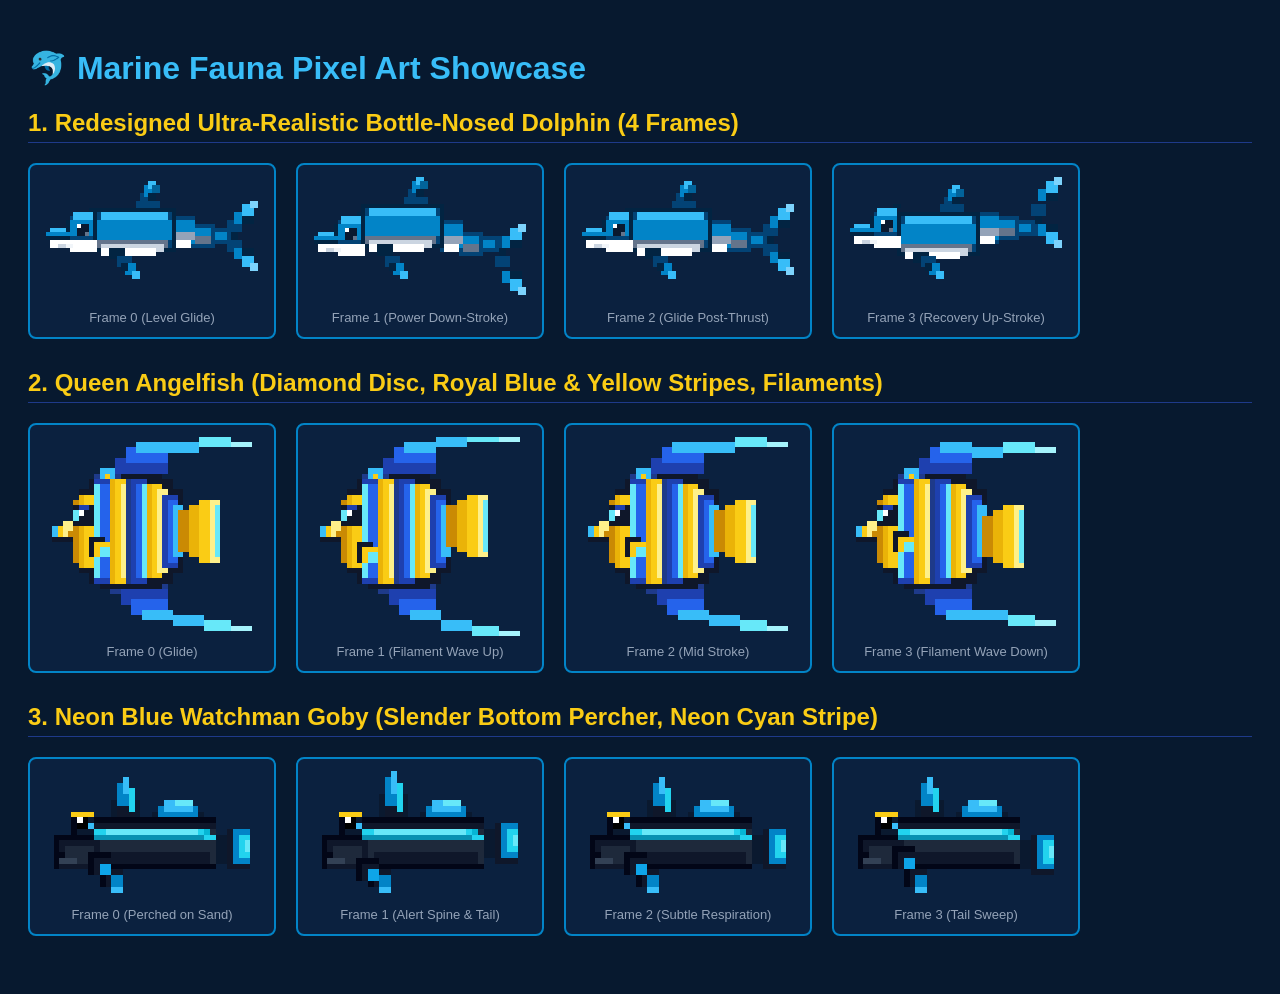
<file: preview_sprites.html>
<!DOCTYPE html>
<html>
<head>
  <meta charset="utf-8">
  <title>Marine Species Pixel Art Preview</title>
  <style>
    body { background: #07192f; color: #f8fafc; font-family: sans-serif; padding: 20px; }
    h1 { color: #38bdf8; }
    h2 { color: #facc15; border-bottom: 1px solid #1e3a8a; padding-bottom: 5px; }
    .grid { display: flex; gap: 20px; margin-bottom: 30px; align-items: center; }
    .frame-box { background: #0b213f; border: 2px solid #0284c7; border-radius: 8px; padding: 12px; text-align: center; }
    .frame-box span { display: block; margin-top: 8px; font-size: 13px; color: #94a3b8; }
    svg { image-rendering: pixelated; width: 220px; height: auto; display: block; }
  </style>
</head>
<body>
  <h1>🐬 Marine Fauna Pixel Art Showcase</h1>

  <h2>1. Redesigned Ultra-Realistic Bottle-Nosed Dolphin (4 Frames)</h2>
  <div class="grid">
    <div class="frame-box"><svg xmlns="http://www.w3.org/2000/svg" viewBox="0 0 56 32" shape-rendering="crispEdges">
    <!-- Dorsal Fin (Falcate curved dorsal) -->
    <rect x="24" y="6" width="6" height="3" fill="#034375"/>
    <rect x="25" y="4" width="4" height="3" fill="#034375"/>
    <rect x="26" y="2" width="3" height="3" fill="#0284c7"/>
    <rect x="27" y="1" width="2" height="2" fill="#38bdf8"/>
    <rect x="28" y="2" width="2" height="2" fill="#02639a"/>
    <rect x="27" y="4" width="2" height="2" fill="#022442"/>

    <!-- Caudal Fluke (Tail Lobes with median notch) -->
    <!-- Upper Fluke Lobe -->
    <rect x="47" y="11" width="4" height="3" fill="#034375"/>
    <rect x="49" y="9" width="4" height="3" fill="#0284c7"/>
    <rect x="51" y="7" width="3" height="3" fill="#38bdf8"/>
    <rect x="53" y="6" width="2" height="2" fill="#7dd3fc"/>
    <rect x="51" y="10" width="3" height="2" fill="#022442"/>

    <!-- Lower Fluke Lobe -->
    <rect x="47" y="16" width="4" height="3" fill="#034375"/>
    <rect x="49" y="18" width="4" height="3" fill="#0284c7"/>
    <rect x="51" y="20" width="3" height="3" fill="#38bdf8"/>
    <rect x="53" y="22" width="2" height="2" fill="#7dd3fc"/>
    <rect x="51" y="18" width="3" height="2" fill="#022442"/>
    <!-- Fluke median notch center -->
    <rect x="48" y="14" width="2" height="2" fill="#022442"/>

    <!-- Peduncle (Tapering caudal section) -->
    <rect x="43" y="13" width="5" height="4" fill="#034375"/>
    <rect x="44" y="14" width="3" height="2" fill="#0284c7"/>
    <rect x="38" y="12" width="6" height="6" fill="#034375"/>
    <rect x="39" y="13" width="4" height="4" fill="#0284c7"/>
    <rect x="39" y="15" width="4" height="2" fill="#64748b"/>
    <rect x="33" y="10" width="6" height="8" fill="#034375"/>
    <rect x="34" y="11" width="5" height="6" fill="#0284c7"/>
    <rect x="34" y="14" width="5" height="2" fill="#94a3b8"/>
    <rect x="34" y="16" width="4" height="2" fill="#ffffff"/>

    <!-- Main Torso & Thorax -->
    <rect x="13" y="8" width="21" height="11" fill="#022442"/>
    <rect x="14" y="9" width="19" height="9" fill="#034375"/>
    <rect x="15" y="9" width="17" height="2" fill="#38bdf8"/>
    <rect x="14" y="11" width="19" height="5" fill="#0284c7"/>
    <rect x="14" y="16" width="18" height="2" fill="#64748b"/>
    <rect x="15" y="17" width="16" height="2" fill="#cbd5e1"/>
    <rect x="15" y="18" width="14" height="2" fill="#ffffff"/>
    <rect x="16" y="19" width="10" height="1" fill="#ffffff"/>

    <!-- Pectoral Flipper (Streamlined falcate pectoral) -->
    <rect x="17" y="18" width="4" height="3" fill="#022442"/>
    <rect x="19" y="20" width="4" height="3" fill="#034375"/>
    <rect x="21" y="22" width="3" height="3" fill="#0284c7"/>
    <rect x="23" y="24" width="2" height="2" fill="#38bdf8"/>
    <rect x="20" y="22" width="2" height="2" fill="#022442"/>

    <!-- Head, Melon & Rostrum -->
    <!-- Melon (Forehead dome) -->
    <rect x="6" y="11" width="8" height="7" fill="#022442"/>
    <rect x="7" y="10" width="6" height="7" fill="#034375"/>
    <rect x="8" y="9" width="5" height="2" fill="#38bdf8"/>
    <rect x="7" y="11" width="6" height="4" fill="#0284c7"/>
    <rect x="12" y="8" width="2" height="1" fill="#022442"/> <!-- Blowhole -->

    <!-- Rostrum (Bottle snout beak) -->
    <rect x="1" y="14" width="6" height="2" fill="#0284c7"/>
    <rect x="2" y="13" width="4" height="1" fill="#38bdf8"/>
    <rect x="1" y="15" width="6" height="1" fill="#022442"/> <!-- Gentle smile gape line -->
    <rect x="2" y="16" width="6" height="2" fill="#ffffff"/> <!-- Lower jaw -->
    <rect x="4" y="17" width="4" height="1" fill="#cbd5e1"/>

    <!-- Eye (Intelligent marine eye with specular shine) -->
    <rect x="9" y="12" width="3" height="3" fill="#0a192f"/>
    <rect x="9" y="12" width="1" height="1" fill="#ffffff"/>
    <rect x="11" y="14" width="1" height="1" fill="#64748b"/>

    <!-- Clean white throat & underbelly stripe -->
    <rect x="7" y="16" width="7" height="3" fill="#ffffff"/>
    <rect x="6" y="17" width="2" height="1" fill="#f1f5f9"/>
  </svg><span>Frame 0 (Level Glide)</span></div>
    <div class="frame-box"><svg xmlns="http://www.w3.org/2000/svg" viewBox="0 0 56 32" shape-rendering="crispEdges">
    <!-- Dorsal Fin (Falcate curved dorsal) -->
    <rect x="24" y="5" width="6" height="3" fill="#034375"/>
    <rect x="25" y="3" width="4" height="3" fill="#034375"/>
    <rect x="26" y="1" width="3" height="3" fill="#0284c7"/>
    <rect x="27" y="0" width="2" height="2" fill="#38bdf8"/>
    <rect x="28" y="1" width="2" height="2" fill="#02639a"/>
    <rect x="27" y="3" width="2" height="2" fill="#022442"/>

    <!-- Caudal Fluke (Tail Lobes with median notch) -->
    <!-- Upper Fluke Lobe -->
    <rect x="47" y="15" width="4" height="3" fill="#034375"/>
    <rect x="49" y="15" width="4" height="3" fill="#0284c7"/>
    <rect x="51" y="13" width="3" height="3" fill="#38bdf8"/>
    <rect x="53" y="12" width="2" height="2" fill="#7dd3fc"/>
    <rect x="51" y="16" width="3" height="2" fill="#022442"/>

    <!-- Lower Fluke Lobe -->
    <rect x="47" y="20" width="4" height="3" fill="#034375"/>
    <rect x="49" y="24" width="4" height="3" fill="#0284c7"/>
    <rect x="51" y="26" width="3" height="3" fill="#38bdf8"/>
    <rect x="53" y="28" width="2" height="2" fill="#7dd3fc"/>
    <rect x="51" y="24" width="3" height="2" fill="#022442"/>
    <!-- Fluke median notch center -->
    <rect x="48" y="18" width="2" height="2" fill="#022442"/>

    <!-- Peduncle (Tapering caudal section) -->
    <rect x="43" y="15" width="5" height="4" fill="#034375"/>
    <rect x="44" y="16" width="3" height="2" fill="#0284c7"/>
    <rect x="38" y="14" width="6" height="6" fill="#034375"/>
    <rect x="39" y="15" width="4" height="4" fill="#0284c7"/>
    <rect x="39" y="17" width="4" height="2" fill="#64748b"/>
    <rect x="33" y="11" width="6" height="8" fill="#034375"/>
    <rect x="34" y="12" width="5" height="6" fill="#0284c7"/>
    <rect x="34" y="15" width="5" height="2" fill="#94a3b8"/>
    <rect x="34" y="17" width="4" height="2" fill="#ffffff"/>

    <!-- Main Torso & Thorax -->
    <rect x="13" y="7" width="21" height="11" fill="#022442"/>
    <rect x="14" y="8" width="19" height="9" fill="#034375"/>
    <rect x="15" y="8" width="17" height="2" fill="#38bdf8"/>
    <rect x="14" y="10" width="19" height="5" fill="#0284c7"/>
    <rect x="14" y="15" width="18" height="2" fill="#64748b"/>
    <rect x="15" y="16" width="16" height="2" fill="#cbd5e1"/>
    <rect x="15" y="17" width="14" height="2" fill="#ffffff"/>
    <rect x="16" y="18" width="10" height="1" fill="#ffffff"/>

    <!-- Pectoral Flipper (Streamlined falcate pectoral) -->
    <rect x="17" y="17" width="4" height="3" fill="#022442"/>
    <rect x="19" y="20" width="4" height="3" fill="#034375"/>
    <rect x="21" y="22" width="3" height="3" fill="#0284c7"/>
    <rect x="23" y="24" width="2" height="2" fill="#38bdf8"/>
    <rect x="20" y="22" width="2" height="2" fill="#022442"/>

    <!-- Head, Melon & Rostrum -->
    <!-- Melon (Forehead dome) -->
    <rect x="6" y="12" width="8" height="7" fill="#022442"/>
    <rect x="7" y="11" width="6" height="7" fill="#034375"/>
    <rect x="8" y="10" width="5" height="2" fill="#38bdf8"/>
    <rect x="7" y="12" width="6" height="4" fill="#0284c7"/>
    <rect x="12" y="9" width="2" height="1" fill="#022442"/> <!-- Blowhole -->

    <!-- Rostrum (Bottle snout beak) -->
    <rect x="1" y="15" width="6" height="2" fill="#0284c7"/>
    <rect x="2" y="14" width="4" height="1" fill="#38bdf8"/>
    <rect x="1" y="16" width="6" height="1" fill="#022442"/> <!-- Gentle smile gape line -->
    <rect x="2" y="17" width="6" height="2" fill="#ffffff"/> <!-- Lower jaw -->
    <rect x="4" y="18" width="4" height="1" fill="#cbd5e1"/>

    <!-- Eye (Intelligent marine eye with specular shine) -->
    <rect x="9" y="13" width="3" height="3" fill="#0a192f"/>
    <rect x="9" y="13" width="1" height="1" fill="#ffffff"/>
    <rect x="11" y="15" width="1" height="1" fill="#64748b"/>

    <!-- Clean white throat & underbelly stripe -->
    <rect x="7" y="17" width="7" height="3" fill="#ffffff"/>
    <rect x="6" y="18" width="2" height="1" fill="#f1f5f9"/>
  </svg><span>Frame 1 (Power Down-Stroke)</span></div>
    <div class="frame-box"><svg xmlns="http://www.w3.org/2000/svg" viewBox="0 0 56 32" shape-rendering="crispEdges">
    <!-- Dorsal Fin (Falcate curved dorsal) -->
    <rect x="24" y="6" width="6" height="3" fill="#034375"/>
    <rect x="25" y="4" width="4" height="3" fill="#034375"/>
    <rect x="26" y="2" width="3" height="3" fill="#0284c7"/>
    <rect x="27" y="1" width="2" height="2" fill="#38bdf8"/>
    <rect x="28" y="2" width="2" height="2" fill="#02639a"/>
    <rect x="27" y="4" width="2" height="2" fill="#022442"/>

    <!-- Caudal Fluke (Tail Lobes with median notch) -->
    <!-- Upper Fluke Lobe -->
    <rect x="47" y="12" width="4" height="3" fill="#034375"/>
    <rect x="49" y="10" width="4" height="3" fill="#0284c7"/>
    <rect x="51" y="8" width="3" height="3" fill="#38bdf8"/>
    <rect x="53" y="7" width="2" height="2" fill="#7dd3fc"/>
    <rect x="51" y="11" width="3" height="2" fill="#022442"/>

    <!-- Lower Fluke Lobe -->
    <rect x="47" y="17" width="4" height="3" fill="#034375"/>
    <rect x="49" y="19" width="4" height="3" fill="#0284c7"/>
    <rect x="51" y="21" width="3" height="3" fill="#38bdf8"/>
    <rect x="53" y="23" width="2" height="2" fill="#7dd3fc"/>
    <rect x="51" y="19" width="3" height="2" fill="#022442"/>
    <!-- Fluke median notch center -->
    <rect x="48" y="15" width="2" height="2" fill="#022442"/>

    <!-- Peduncle (Tapering caudal section) -->
    <rect x="43" y="14" width="5" height="4" fill="#034375"/>
    <rect x="44" y="15" width="3" height="2" fill="#0284c7"/>
    <rect x="38" y="13" width="6" height="6" fill="#034375"/>
    <rect x="39" y="14" width="4" height="4" fill="#0284c7"/>
    <rect x="39" y="16" width="4" height="2" fill="#64748b"/>
    <rect x="33" y="11" width="6" height="8" fill="#034375"/>
    <rect x="34" y="12" width="5" height="6" fill="#0284c7"/>
    <rect x="34" y="15" width="5" height="2" fill="#94a3b8"/>
    <rect x="34" y="17" width="4" height="2" fill="#ffffff"/>

    <!-- Main Torso & Thorax -->
    <rect x="13" y="8" width="21" height="11" fill="#022442"/>
    <rect x="14" y="9" width="19" height="9" fill="#034375"/>
    <rect x="15" y="9" width="17" height="2" fill="#38bdf8"/>
    <rect x="14" y="11" width="19" height="5" fill="#0284c7"/>
    <rect x="14" y="16" width="18" height="2" fill="#64748b"/>
    <rect x="15" y="17" width="16" height="2" fill="#cbd5e1"/>
    <rect x="15" y="18" width="14" height="2" fill="#ffffff"/>
    <rect x="16" y="19" width="10" height="1" fill="#ffffff"/>

    <!-- Pectoral Flipper (Streamlined falcate pectoral) -->
    <rect x="17" y="18" width="4" height="3" fill="#022442"/>
    <rect x="19" y="20" width="4" height="3" fill="#034375"/>
    <rect x="21" y="22" width="3" height="3" fill="#0284c7"/>
    <rect x="23" y="24" width="2" height="2" fill="#38bdf8"/>
    <rect x="20" y="22" width="2" height="2" fill="#022442"/>

    <!-- Head, Melon & Rostrum -->
    <!-- Melon (Forehead dome) -->
    <rect x="6" y="11" width="8" height="7" fill="#022442"/>
    <rect x="7" y="10" width="6" height="7" fill="#034375"/>
    <rect x="8" y="9" width="5" height="2" fill="#38bdf8"/>
    <rect x="7" y="11" width="6" height="4" fill="#0284c7"/>
    <rect x="12" y="8" width="2" height="1" fill="#022442"/> <!-- Blowhole -->

    <!-- Rostrum (Bottle snout beak) -->
    <rect x="1" y="14" width="6" height="2" fill="#0284c7"/>
    <rect x="2" y="13" width="4" height="1" fill="#38bdf8"/>
    <rect x="1" y="15" width="6" height="1" fill="#022442"/> <!-- Gentle smile gape line -->
    <rect x="2" y="16" width="6" height="2" fill="#ffffff"/> <!-- Lower jaw -->
    <rect x="4" y="17" width="4" height="1" fill="#cbd5e1"/>

    <!-- Eye (Intelligent marine eye with specular shine) -->
    <rect x="9" y="12" width="3" height="3" fill="#0a192f"/>
    <rect x="9" y="12" width="1" height="1" fill="#ffffff"/>
    <rect x="11" y="14" width="1" height="1" fill="#64748b"/>

    <!-- Clean white throat & underbelly stripe -->
    <rect x="7" y="16" width="7" height="3" fill="#ffffff"/>
    <rect x="6" y="17" width="2" height="1" fill="#f1f5f9"/>
  </svg><span>Frame 2 (Glide Post-Thrust)</span></div>
    <div class="frame-box"><svg xmlns="http://www.w3.org/2000/svg" viewBox="0 0 56 32" shape-rendering="crispEdges">
    <!-- Dorsal Fin (Falcate curved dorsal) -->
    <rect x="24" y="7" width="6" height="3" fill="#034375"/>
    <rect x="25" y="5" width="4" height="3" fill="#034375"/>
    <rect x="26" y="3" width="3" height="3" fill="#0284c7"/>
    <rect x="27" y="2" width="2" height="2" fill="#38bdf8"/>
    <rect x="28" y="3" width="2" height="2" fill="#02639a"/>
    <rect x="27" y="5" width="2" height="2" fill="#022442"/>

    <!-- Caudal Fluke (Tail Lobes with median notch) -->
    <!-- Upper Fluke Lobe -->
    <rect x="47" y="7" width="4" height="3" fill="#034375"/>
    <rect x="49" y="3" width="4" height="3" fill="#0284c7"/>
    <rect x="51" y="1" width="3" height="3" fill="#38bdf8"/>
    <rect x="53" y="0" width="2" height="2" fill="#7dd3fc"/>
    <rect x="51" y="4" width="3" height="2" fill="#022442"/>

    <!-- Lower Fluke Lobe -->
    <rect x="47" y="12" width="4" height="3" fill="#034375"/>
    <rect x="49" y="12" width="4" height="3" fill="#0284c7"/>
    <rect x="51" y="14" width="3" height="3" fill="#38bdf8"/>
    <rect x="53" y="16" width="2" height="2" fill="#7dd3fc"/>
    <rect x="51" y="12" width="3" height="2" fill="#022442"/>
    <!-- Fluke median notch center -->
    <rect x="48" y="10" width="2" height="2" fill="#022442"/>

    <!-- Peduncle (Tapering caudal section) -->
    <rect x="43" y="11" width="5" height="4" fill="#034375"/>
    <rect x="44" y="12" width="3" height="2" fill="#0284c7"/>
    <rect x="38" y="10" width="6" height="6" fill="#034375"/>
    <rect x="39" y="11" width="4" height="4" fill="#0284c7"/>
    <rect x="39" y="13" width="4" height="2" fill="#64748b"/>
    <rect x="33" y="9" width="6" height="8" fill="#034375"/>
    <rect x="34" y="10" width="5" height="6" fill="#0284c7"/>
    <rect x="34" y="13" width="5" height="2" fill="#94a3b8"/>
    <rect x="34" y="15" width="4" height="2" fill="#ffffff"/>

    <!-- Main Torso & Thorax -->
    <rect x="13" y="9" width="21" height="11" fill="#022442"/>
    <rect x="14" y="10" width="19" height="9" fill="#034375"/>
    <rect x="15" y="10" width="17" height="2" fill="#38bdf8"/>
    <rect x="14" y="12" width="19" height="5" fill="#0284c7"/>
    <rect x="14" y="17" width="18" height="2" fill="#64748b"/>
    <rect x="15" y="18" width="16" height="2" fill="#cbd5e1"/>
    <rect x="15" y="19" width="14" height="2" fill="#ffffff"/>
    <rect x="16" y="20" width="10" height="1" fill="#ffffff"/>

    <!-- Pectoral Flipper (Streamlined falcate pectoral) -->
    <rect x="17" y="19" width="4" height="3" fill="#022442"/>
    <rect x="19" y="20" width="4" height="3" fill="#034375"/>
    <rect x="21" y="22" width="3" height="3" fill="#0284c7"/>
    <rect x="23" y="24" width="2" height="2" fill="#38bdf8"/>
    <rect x="20" y="22" width="2" height="2" fill="#022442"/>

    <!-- Head, Melon & Rostrum -->
    <!-- Melon (Forehead dome) -->
    <rect x="6" y="10" width="8" height="7" fill="#022442"/>
    <rect x="7" y="9" width="6" height="7" fill="#034375"/>
    <rect x="8" y="8" width="5" height="2" fill="#38bdf8"/>
    <rect x="7" y="10" width="6" height="4" fill="#0284c7"/>
    <rect x="12" y="7" width="2" height="1" fill="#022442"/> <!-- Blowhole -->

    <!-- Rostrum (Bottle snout beak) -->
    <rect x="1" y="13" width="6" height="2" fill="#0284c7"/>
    <rect x="2" y="12" width="4" height="1" fill="#38bdf8"/>
    <rect x="1" y="14" width="6" height="1" fill="#022442"/> <!-- Gentle smile gape line -->
    <rect x="2" y="15" width="6" height="2" fill="#ffffff"/> <!-- Lower jaw -->
    <rect x="4" y="16" width="4" height="1" fill="#cbd5e1"/>

    <!-- Eye (Intelligent marine eye with specular shine) -->
    <rect x="9" y="11" width="3" height="3" fill="#0a192f"/>
    <rect x="9" y="11" width="1" height="1" fill="#ffffff"/>
    <rect x="11" y="13" width="1" height="1" fill="#64748b"/>

    <!-- Clean white throat & underbelly stripe -->
    <rect x="7" y="15" width="7" height="3" fill="#ffffff"/>
    <rect x="6" y="16" width="2" height="1" fill="#f1f5f9"/>
  </svg><span>Frame 3 (Recovery Up-Stroke)</span></div>
  </div>

  <h2>2. Queen Angelfish (Diamond Disc, Royal Blue & Yellow Stripes, Filaments)</h2>
  <div class="grid">
    <div class="frame-box"><svg xmlns="http://www.w3.org/2000/svg" viewBox="0 0 42 38" shape-rendering="crispEdges">
    <!-- Long Trailing Dorsal Filament Fin -->
    <rect x="12" y="6" width="10" height="4" fill="#1e3a8a"/>
    <rect x="14" y="4" width="10" height="3" fill="#1e40af"/>
    <rect x="16" y="2" width="8" height="3" fill="#2563eb"/>
    <rect x="18" y="1" width="6" height="2" fill="#38bdf8"/>
    <!-- Filament extension sweeping backward -->
    <rect x="24" y="1" width="6" height="2" fill="#38bdf8"/>
    <rect x="30" y="0" width="6" height="2" fill="#67e8f9"/>
    <rect x="36" y="1" width="4" height="1" fill="#a5f3fc"/>

    <!-- Long Trailing Anal Filament Fin -->
    <rect x="13" y="26" width="11" height="4" fill="#1e3a8a"/>
    <rect x="15" y="29" width="9" height="3" fill="#1e40af"/>
    <rect x="17" y="31" width="7" height="3" fill="#2563eb"/>
    <rect x="19" y="33" width="6" height="2" fill="#38bdf8"/>
    <!-- Filament extension sweeping backward -->
    <rect x="25" y="34" width="6" height="2" fill="#38bdf8"/>
    <rect x="31" y="35" width="5" height="2" fill="#67e8f9"/>
    <rect x="36" y="36" width="4" height="1" fill="#a5f3fc"/>

    <!-- Diamond Disc Body Base -->
    <rect x="7" y="10" width="20" height="16" fill="#0f172a"/>
    <rect x="9" y="8" width="16" height="20" fill="#0f172a"/>
    <rect x="11" y="7" width="12" height="22" fill="#0f172a"/>

    <!-- Queen Angelfish Crown (Nape electric blue ring & gold center) -->
    <rect x="10" y="7" width="5" height="4" fill="#1e3a8a"/>
    <rect x="11" y="6" width="3" height="4" fill="#38bdf8"/>
    <rect x="12" y="7" width="1" height="2" fill="#facc15"/>

    <!-- Vertical Curved Stripes: Royal Blue & Bright Lemon-Yellow -->
    <!-- Head / Forehead Zone -->
    <rect x="6" y="12" width="4" height="12" fill="#ca8a04"/>
    <rect x="7" y="11" width="3" height="14" fill="#eab308"/>
    <rect x="8" y="11" width="2" height="14" fill="#facc15"/>

    <!-- Stripe 1: Royal Blue Curved Band -->
    <rect x="10" y="8" width="3" height="20" fill="#1e40af"/>
    <rect x="11" y="9" width="2" height="18" fill="#2563eb"/>
    <rect x="10" y="9" width="1" height="18" fill="#67e8f9"/> <!-- Cyan boundary glow -->

    <!-- Stripe 2: Vibrant Lemon Yellow Band -->
    <rect x="13" y="8" width="3" height="20" fill="#eab308"/>
    <rect x="14" y="8" width="2" height="20" fill="#facc15"/>
    <rect x="15" y="9" width="1" height="18" fill="#fef08a"/>

    <!-- Stripe 3: Royal Blue Mid-Disc Band -->
    <rect x="16" y="8" width="3" height="20" fill="#1e3a8a"/>
    <rect x="17" y="8" width="3" height="20" fill="#1e40af"/>
    <rect x="18" y="9" width="2" height="18" fill="#2563eb"/>
    <rect x="19" y="9" width="1" height="18" fill="#67e8f9"/>

    <!-- Stripe 4: Bright Lemon Yellow Posterior Band -->
    <rect x="20" y="9" width="3" height="18" fill="#eab308"/>
    <rect x="21" y="9" width="2" height="18" fill="#facc15"/>
    <rect x="22" y="10" width="2" height="16" fill="#fef08a"/>

    <!-- Posterior Body / Peduncle Base -->
    <rect x="23" y="11" width="3" height="14" fill="#1e40af"/>
    <rect x="24" y="12" width="2" height="12" fill="#2563eb"/>
    <rect x="25" y="13" width="2" height="10" fill="#38bdf8"/>

    <!-- Caudal Fin (Tail Fan) -->
    <rect x="26" y="14" width="3" height="8" fill="#ca8a04"/>
    <rect x="28" y="13" width="4" height="10" fill="#eab308"/>
    <rect x="30" y="12" width="3" height="12" fill="#facc15"/>
    <rect x="32" y="12" width="2" height="12" fill="#fef08a"/>
    <rect x="33" y="13" width="1" height="10" fill="#67e8f9"/>

    <!-- Pointed Snout / Mouth -->
    <rect x="2" y="17" width="4" height="3" fill="#0f172a"/>
    <rect x="3" y="17" width="3" height="2" fill="#facc15"/>
    <rect x="2" y="17" width="1" height="2" fill="#38bdf8"/>
    <rect x="4" y="16" width="2" height="3" fill="#fef08a"/>
    <rect x="5" y="18" width="2" height="1" fill="#ca8a04"/>

    <!-- Eye (Electric Cyan Ring with Deep Pupil) -->
    <rect x="6" y="13" width="4" height="4" fill="#0f172a"/>
    <rect x="7" y="13" width="2" height="3" fill="#1e40af"/>
    <rect x="6" y="14" width="1" height="2" fill="#67e8f9"/>
    <rect x="8" y="14" width="1" height="2" fill="#67e8f9"/>
    <rect x="7" y="14" width="2" height="2" fill="#0f172a"/>
    <rect x="7" y="14" width="1" height="1" fill="#ffffff"/>

    <!-- Translucent Yellow & Cyan Pectoral Fin -->
    <rect x="9" y="19" width="3" height="4" fill="#0f172a"/>
    <rect x="10" y="20" width="3" height="3" fill="#facc15"/>
    <rect x="11" y="21" width="2" height="2" fill="#67e8f9"/>
  </svg><span>Frame 0 (Glide)</span></div>
    <div class="frame-box"><svg xmlns="http://www.w3.org/2000/svg" viewBox="0 0 42 38" shape-rendering="crispEdges">
    <!-- Long Trailing Dorsal Filament Fin -->
    <rect x="12" y="6" width="10" height="4" fill="#1e3a8a"/>
    <rect x="14" y="4" width="10" height="3" fill="#1e40af"/>
    <rect x="16" y="2" width="8" height="3" fill="#2563eb"/>
    <rect x="18" y="1" width="6" height="2" fill="#38bdf8"/>
    <!-- Filament extension sweeping backward -->
    <rect x="24" y="0" width="6" height="2" fill="#38bdf8"/>
    <rect x="30" y="-1" width="6" height="2" fill="#67e8f9"/>
    <rect x="36" y="0" width="4" height="1" fill="#a5f3fc"/>

    <!-- Long Trailing Anal Filament Fin -->
    <rect x="13" y="26" width="11" height="4" fill="#1e3a8a"/>
    <rect x="15" y="29" width="9" height="3" fill="#1e40af"/>
    <rect x="17" y="31" width="7" height="3" fill="#2563eb"/>
    <rect x="19" y="33" width="6" height="2" fill="#38bdf8"/>
    <!-- Filament extension sweeping backward -->
    <rect x="25" y="35" width="6" height="2" fill="#38bdf8"/>
    <rect x="31" y="36" width="5" height="2" fill="#67e8f9"/>
    <rect x="36" y="37" width="4" height="1" fill="#a5f3fc"/>

    <!-- Diamond Disc Body Base -->
    <rect x="7" y="10" width="20" height="16" fill="#0f172a"/>
    <rect x="9" y="8" width="16" height="20" fill="#0f172a"/>
    <rect x="11" y="7" width="12" height="22" fill="#0f172a"/>

    <!-- Queen Angelfish Crown (Nape electric blue ring & gold center) -->
    <rect x="10" y="7" width="5" height="4" fill="#1e3a8a"/>
    <rect x="11" y="6" width="3" height="4" fill="#38bdf8"/>
    <rect x="12" y="7" width="1" height="2" fill="#facc15"/>

    <!-- Vertical Curved Stripes: Royal Blue & Bright Lemon-Yellow -->
    <!-- Head / Forehead Zone -->
    <rect x="6" y="12" width="4" height="12" fill="#ca8a04"/>
    <rect x="7" y="11" width="3" height="14" fill="#eab308"/>
    <rect x="8" y="11" width="2" height="14" fill="#facc15"/>

    <!-- Stripe 1: Royal Blue Curved Band -->
    <rect x="10" y="8" width="3" height="20" fill="#1e40af"/>
    <rect x="11" y="9" width="2" height="18" fill="#2563eb"/>
    <rect x="10" y="9" width="1" height="18" fill="#67e8f9"/> <!-- Cyan boundary glow -->

    <!-- Stripe 2: Vibrant Lemon Yellow Band -->
    <rect x="13" y="8" width="3" height="20" fill="#eab308"/>
    <rect x="14" y="8" width="2" height="20" fill="#facc15"/>
    <rect x="15" y="9" width="1" height="18" fill="#fef08a"/>

    <!-- Stripe 3: Royal Blue Mid-Disc Band -->
    <rect x="16" y="8" width="3" height="20" fill="#1e3a8a"/>
    <rect x="17" y="8" width="3" height="20" fill="#1e40af"/>
    <rect x="18" y="9" width="2" height="18" fill="#2563eb"/>
    <rect x="19" y="9" width="1" height="18" fill="#67e8f9"/>

    <!-- Stripe 4: Bright Lemon Yellow Posterior Band -->
    <rect x="20" y="9" width="3" height="18" fill="#eab308"/>
    <rect x="21" y="9" width="2" height="18" fill="#facc15"/>
    <rect x="22" y="10" width="2" height="16" fill="#fef08a"/>

    <!-- Posterior Body / Peduncle Base -->
    <rect x="23" y="11" width="3" height="14" fill="#1e40af"/>
    <rect x="24" y="12" width="2" height="12" fill="#2563eb"/>
    <rect x="25" y="13" width="2" height="10" fill="#38bdf8"/>

    <!-- Caudal Fin (Tail Fan) -->
    <rect x="26" y="13" width="3" height="8" fill="#ca8a04"/>
    <rect x="28" y="12" width="4" height="10" fill="#eab308"/>
    <rect x="30" y="11" width="3" height="12" fill="#facc15"/>
    <rect x="32" y="11" width="2" height="12" fill="#fef08a"/>
    <rect x="33" y="12" width="1" height="10" fill="#67e8f9"/>

    <!-- Pointed Snout / Mouth -->
    <rect x="2" y="17" width="4" height="3" fill="#0f172a"/>
    <rect x="3" y="17" width="3" height="2" fill="#facc15"/>
    <rect x="2" y="17" width="1" height="2" fill="#38bdf8"/>
    <rect x="4" y="16" width="2" height="3" fill="#fef08a"/>
    <rect x="5" y="18" width="2" height="1" fill="#ca8a04"/>

    <!-- Eye (Electric Cyan Ring with Deep Pupil) -->
    <rect x="6" y="13" width="4" height="4" fill="#0f172a"/>
    <rect x="7" y="13" width="2" height="3" fill="#1e40af"/>
    <rect x="6" y="14" width="1" height="2" fill="#67e8f9"/>
    <rect x="8" y="14" width="1" height="2" fill="#67e8f9"/>
    <rect x="7" y="14" width="2" height="2" fill="#0f172a"/>
    <rect x="7" y="14" width="1" height="1" fill="#ffffff"/>

    <!-- Translucent Yellow & Cyan Pectoral Fin -->
    <rect x="9" y="20" width="3" height="4" fill="#0f172a"/>
    <rect x="10" y="21" width="3" height="3" fill="#facc15"/>
    <rect x="11" y="22" width="2" height="2" fill="#67e8f9"/>
  </svg><span>Frame 1 (Filament Wave Up)</span></div>
    <div class="frame-box"><svg xmlns="http://www.w3.org/2000/svg" viewBox="0 0 42 38" shape-rendering="crispEdges">
    <!-- Long Trailing Dorsal Filament Fin -->
    <rect x="12" y="6" width="10" height="4" fill="#1e3a8a"/>
    <rect x="14" y="4" width="10" height="3" fill="#1e40af"/>
    <rect x="16" y="2" width="8" height="3" fill="#2563eb"/>
    <rect x="18" y="1" width="6" height="2" fill="#38bdf8"/>
    <!-- Filament extension sweeping backward -->
    <rect x="24" y="1" width="6" height="2" fill="#38bdf8"/>
    <rect x="30" y="0" width="6" height="2" fill="#67e8f9"/>
    <rect x="36" y="1" width="4" height="1" fill="#a5f3fc"/>

    <!-- Long Trailing Anal Filament Fin -->
    <rect x="13" y="26" width="11" height="4" fill="#1e3a8a"/>
    <rect x="15" y="29" width="9" height="3" fill="#1e40af"/>
    <rect x="17" y="31" width="7" height="3" fill="#2563eb"/>
    <rect x="19" y="33" width="6" height="2" fill="#38bdf8"/>
    <!-- Filament extension sweeping backward -->
    <rect x="25" y="34" width="6" height="2" fill="#38bdf8"/>
    <rect x="31" y="35" width="5" height="2" fill="#67e8f9"/>
    <rect x="36" y="36" width="4" height="1" fill="#a5f3fc"/>

    <!-- Diamond Disc Body Base -->
    <rect x="7" y="10" width="20" height="16" fill="#0f172a"/>
    <rect x="9" y="8" width="16" height="20" fill="#0f172a"/>
    <rect x="11" y="7" width="12" height="22" fill="#0f172a"/>

    <!-- Queen Angelfish Crown (Nape electric blue ring & gold center) -->
    <rect x="10" y="7" width="5" height="4" fill="#1e3a8a"/>
    <rect x="11" y="6" width="3" height="4" fill="#38bdf8"/>
    <rect x="12" y="7" width="1" height="2" fill="#facc15"/>

    <!-- Vertical Curved Stripes: Royal Blue & Bright Lemon-Yellow -->
    <!-- Head / Forehead Zone -->
    <rect x="6" y="12" width="4" height="12" fill="#ca8a04"/>
    <rect x="7" y="11" width="3" height="14" fill="#eab308"/>
    <rect x="8" y="11" width="2" height="14" fill="#facc15"/>

    <!-- Stripe 1: Royal Blue Curved Band -->
    <rect x="10" y="8" width="3" height="20" fill="#1e40af"/>
    <rect x="11" y="9" width="2" height="18" fill="#2563eb"/>
    <rect x="10" y="9" width="1" height="18" fill="#67e8f9"/> <!-- Cyan boundary glow -->

    <!-- Stripe 2: Vibrant Lemon Yellow Band -->
    <rect x="13" y="8" width="3" height="20" fill="#eab308"/>
    <rect x="14" y="8" width="2" height="20" fill="#facc15"/>
    <rect x="15" y="9" width="1" height="18" fill="#fef08a"/>

    <!-- Stripe 3: Royal Blue Mid-Disc Band -->
    <rect x="16" y="8" width="3" height="20" fill="#1e3a8a"/>
    <rect x="17" y="8" width="3" height="20" fill="#1e40af"/>
    <rect x="18" y="9" width="2" height="18" fill="#2563eb"/>
    <rect x="19" y="9" width="1" height="18" fill="#67e8f9"/>

    <!-- Stripe 4: Bright Lemon Yellow Posterior Band -->
    <rect x="20" y="9" width="3" height="18" fill="#eab308"/>
    <rect x="21" y="9" width="2" height="18" fill="#facc15"/>
    <rect x="22" y="10" width="2" height="16" fill="#fef08a"/>

    <!-- Posterior Body / Peduncle Base -->
    <rect x="23" y="11" width="3" height="14" fill="#1e40af"/>
    <rect x="24" y="12" width="2" height="12" fill="#2563eb"/>
    <rect x="25" y="13" width="2" height="10" fill="#38bdf8"/>

    <!-- Caudal Fin (Tail Fan) -->
    <rect x="26" y="14" width="3" height="8" fill="#ca8a04"/>
    <rect x="28" y="13" width="4" height="10" fill="#eab308"/>
    <rect x="30" y="12" width="3" height="12" fill="#facc15"/>
    <rect x="32" y="12" width="2" height="12" fill="#fef08a"/>
    <rect x="33" y="13" width="1" height="10" fill="#67e8f9"/>

    <!-- Pointed Snout / Mouth -->
    <rect x="2" y="17" width="4" height="3" fill="#0f172a"/>
    <rect x="3" y="17" width="3" height="2" fill="#facc15"/>
    <rect x="2" y="17" width="1" height="2" fill="#38bdf8"/>
    <rect x="4" y="16" width="2" height="3" fill="#fef08a"/>
    <rect x="5" y="18" width="2" height="1" fill="#ca8a04"/>

    <!-- Eye (Electric Cyan Ring with Deep Pupil) -->
    <rect x="6" y="13" width="4" height="4" fill="#0f172a"/>
    <rect x="7" y="13" width="2" height="3" fill="#1e40af"/>
    <rect x="6" y="14" width="1" height="2" fill="#67e8f9"/>
    <rect x="8" y="14" width="1" height="2" fill="#67e8f9"/>
    <rect x="7" y="14" width="2" height="2" fill="#0f172a"/>
    <rect x="7" y="14" width="1" height="1" fill="#ffffff"/>

    <!-- Translucent Yellow & Cyan Pectoral Fin -->
    <rect x="9" y="19" width="3" height="4" fill="#0f172a"/>
    <rect x="10" y="20" width="3" height="3" fill="#facc15"/>
    <rect x="11" y="21" width="2" height="2" fill="#67e8f9"/>
  </svg><span>Frame 2 (Mid Stroke)</span></div>
    <div class="frame-box"><svg xmlns="http://www.w3.org/2000/svg" viewBox="0 0 42 38" shape-rendering="crispEdges">
    <!-- Long Trailing Dorsal Filament Fin -->
    <rect x="12" y="6" width="10" height="4" fill="#1e3a8a"/>
    <rect x="14" y="4" width="10" height="3" fill="#1e40af"/>
    <rect x="16" y="2" width="8" height="3" fill="#2563eb"/>
    <rect x="18" y="1" width="6" height="2" fill="#38bdf8"/>
    <!-- Filament extension sweeping backward -->
    <rect x="24" y="2" width="6" height="2" fill="#38bdf8"/>
    <rect x="30" y="1" width="6" height="2" fill="#67e8f9"/>
    <rect x="36" y="2" width="4" height="1" fill="#a5f3fc"/>

    <!-- Long Trailing Anal Filament Fin -->
    <rect x="13" y="26" width="11" height="4" fill="#1e3a8a"/>
    <rect x="15" y="29" width="9" height="3" fill="#1e40af"/>
    <rect x="17" y="31" width="7" height="3" fill="#2563eb"/>
    <rect x="19" y="33" width="6" height="2" fill="#38bdf8"/>
    <!-- Filament extension sweeping backward -->
    <rect x="25" y="33" width="6" height="2" fill="#38bdf8"/>
    <rect x="31" y="34" width="5" height="2" fill="#67e8f9"/>
    <rect x="36" y="35" width="4" height="1" fill="#a5f3fc"/>

    <!-- Diamond Disc Body Base -->
    <rect x="7" y="10" width="20" height="16" fill="#0f172a"/>
    <rect x="9" y="8" width="16" height="20" fill="#0f172a"/>
    <rect x="11" y="7" width="12" height="22" fill="#0f172a"/>

    <!-- Queen Angelfish Crown (Nape electric blue ring & gold center) -->
    <rect x="10" y="7" width="5" height="4" fill="#1e3a8a"/>
    <rect x="11" y="6" width="3" height="4" fill="#38bdf8"/>
    <rect x="12" y="7" width="1" height="2" fill="#facc15"/>

    <!-- Vertical Curved Stripes: Royal Blue & Bright Lemon-Yellow -->
    <!-- Head / Forehead Zone -->
    <rect x="6" y="12" width="4" height="12" fill="#ca8a04"/>
    <rect x="7" y="11" width="3" height="14" fill="#eab308"/>
    <rect x="8" y="11" width="2" height="14" fill="#facc15"/>

    <!-- Stripe 1: Royal Blue Curved Band -->
    <rect x="10" y="8" width="3" height="20" fill="#1e40af"/>
    <rect x="11" y="9" width="2" height="18" fill="#2563eb"/>
    <rect x="10" y="9" width="1" height="18" fill="#67e8f9"/> <!-- Cyan boundary glow -->

    <!-- Stripe 2: Vibrant Lemon Yellow Band -->
    <rect x="13" y="8" width="3" height="20" fill="#eab308"/>
    <rect x="14" y="8" width="2" height="20" fill="#facc15"/>
    <rect x="15" y="9" width="1" height="18" fill="#fef08a"/>

    <!-- Stripe 3: Royal Blue Mid-Disc Band -->
    <rect x="16" y="8" width="3" height="20" fill="#1e3a8a"/>
    <rect x="17" y="8" width="3" height="20" fill="#1e40af"/>
    <rect x="18" y="9" width="2" height="18" fill="#2563eb"/>
    <rect x="19" y="9" width="1" height="18" fill="#67e8f9"/>

    <!-- Stripe 4: Bright Lemon Yellow Posterior Band -->
    <rect x="20" y="9" width="3" height="18" fill="#eab308"/>
    <rect x="21" y="9" width="2" height="18" fill="#facc15"/>
    <rect x="22" y="10" width="2" height="16" fill="#fef08a"/>

    <!-- Posterior Body / Peduncle Base -->
    <rect x="23" y="11" width="3" height="14" fill="#1e40af"/>
    <rect x="24" y="12" width="2" height="12" fill="#2563eb"/>
    <rect x="25" y="13" width="2" height="10" fill="#38bdf8"/>

    <!-- Caudal Fin (Tail Fan) -->
    <rect x="26" y="15" width="3" height="8" fill="#ca8a04"/>
    <rect x="28" y="14" width="4" height="10" fill="#eab308"/>
    <rect x="30" y="13" width="3" height="12" fill="#facc15"/>
    <rect x="32" y="13" width="2" height="12" fill="#fef08a"/>
    <rect x="33" y="14" width="1" height="10" fill="#67e8f9"/>

    <!-- Pointed Snout / Mouth -->
    <rect x="2" y="17" width="4" height="3" fill="#0f172a"/>
    <rect x="3" y="17" width="3" height="2" fill="#facc15"/>
    <rect x="2" y="17" width="1" height="2" fill="#38bdf8"/>
    <rect x="4" y="16" width="2" height="3" fill="#fef08a"/>
    <rect x="5" y="18" width="2" height="1" fill="#ca8a04"/>

    <!-- Eye (Electric Cyan Ring with Deep Pupil) -->
    <rect x="6" y="13" width="4" height="4" fill="#0f172a"/>
    <rect x="7" y="13" width="2" height="3" fill="#1e40af"/>
    <rect x="6" y="14" width="1" height="2" fill="#67e8f9"/>
    <rect x="8" y="14" width="1" height="2" fill="#67e8f9"/>
    <rect x="7" y="14" width="2" height="2" fill="#0f172a"/>
    <rect x="7" y="14" width="1" height="1" fill="#ffffff"/>

    <!-- Translucent Yellow & Cyan Pectoral Fin -->
    <rect x="9" y="18" width="3" height="4" fill="#0f172a"/>
    <rect x="10" y="19" width="3" height="3" fill="#facc15"/>
    <rect x="11" y="20" width="2" height="2" fill="#67e8f9"/>
  </svg><span>Frame 3 (Filament Wave Down)</span></div>
  </div>

  <h2>3. Neon Blue Watchman Goby (Slender Bottom Percher, Neon Cyan Stripe)</h2>
  <div class="grid">
    <div class="frame-box"><svg xmlns="http://www.w3.org/2000/svg" viewBox="0 0 38 22" shape-rendering="crispEdges">
    <!-- 1st Spiny Dorsal Fin (Sail fin, perked up alertly) -->
    <rect x="12" y="5" width="5" height="6" fill="#0a192f"/>
    <rect x="13" y="3" width="3" height="7" fill="#0f172a"/>
    <rect x="13" y="2" width="2" height="4" fill="#0284c7"/>
    <rect x="14" y="1" width="1" height="3" fill="#38bdf8"/>
    <rect x="15" y="3" width="1" height="4" fill="#22d3ee"/>

    <!-- 2nd Soft Dorsal Fin (Low streamlined fin) -->
    <rect x="19" y="7" width="9" height="3" fill="#0a192f"/>
    <rect x="20" y="6" width="7" height="2" fill="#0284c7"/>
    <rect x="21" y="5" width="5" height="2" fill="#38bdf8"/>
    <rect x="23" y="5" width="3" height="1" fill="#67e8f9"/>

    <!-- Main Slender Body: Deep Dark Navy -->
    <rect x="8" y="8" width="22" height="9" fill="#020617"/>
    <rect x="9" y="9" width="21" height="7" fill="#0f172a"/>
    <rect x="10" y="10" width="20" height="6" fill="#1e293b"/>
    <rect x="11" y="14" width="18" height="2" fill="#0f172a"/>

    <!-- RADIANT NEON CYAN STRIPE (Signature Watchman Goby lateral glow) -->
    <rect x="7" y="10" width="22" height="2" fill="#0891b2"/>
    <rect x="8" y="10" width="21" height="1" fill="#06b6d4"/>
    <rect x="9" y="10" width="19" height="1" fill="#22d3ee"/>
    <rect x="11" y="10" width="16" height="1" fill="#67e8f9"/>
    <!-- Neon flecks on dorsal and face -->
    <rect x="5" y="11" width="2" height="1" fill="#22d3ee"/>
    <rect x="6" y="13" width="1" height="1" fill="#67e8f9"/>
    <rect x="28" y="11" width="2" height="1" fill="#22d3ee"/>

    <!-- Caudal Fin (Rounded paddle tail) -->
    <rect x="30" y="11" width="3" height="5" fill="#0a192f"/>
    <rect x="32" y="10" width="4" height="7" fill="#0f172a"/>
    <rect x="33" y="10" width="3" height="6" fill="#0284c7"/>
    <rect x="34" y="11" width="2" height="4" fill="#22d3ee"/>
    <rect x="35" y="12" width="1" height="2" fill="#67e8f9"/>

    <!-- Head & Observant High-Set Periscopic Eye -->
    <rect x="2" y="11" width="7" height="6" fill="#020617"/>
    <rect x="3" y="12" width="6" height="5" fill="#0f172a"/>
    <rect x="4" y="13" width="5" height="3" fill="#1e293b"/>
    <!-- Downturned goby jaw -->
    <rect x="2" y="14" width="2" height="2" fill="#020617"/>
    <rect x="3" y="15" width="3" height="1" fill="#334155"/>

    <!-- High-Set Periscopic Eye (Golden rim with dark pupil) -->
    <rect x="5" y="7" width="4" height="4" fill="#020617"/>
    <rect x="5" y="7" width="4" height="1" fill="#facc15"/> <!-- Golden eyebrow ridge -->
    <rect x="6" y="8" width="3" height="3" fill="#0a192f"/>
    <rect x="6" y="8" width="2" height="2" fill="#000000"/>
    <rect x="6" y="8" width="1" height="1" fill="#ffffff"/> <!-- Specular shine -->
    <rect x="8" y="9" width="1" height="1" fill="#38bdf8"/>

    <!-- Ventral Perching Fins (Specialized pelvic disc for resting on sand) -->
    <rect x="10" y="16" width="4" height="4" fill="#020617"/>
    <rect x="11" y="17" width="3" height="3" fill="#0f172a"/>
    <rect x="12" y="18" width="2" height="3" fill="#0284c7"/>
    <rect x="12" y="20" width="2" height="1" fill="#38bdf8"/> <!-- Foot contact on sand -->

    <!-- Pectoral Perching / Prop Flipper -->
    <rect x="8" y="14" width="4" height="4" fill="#020617"/>
    <rect x="9" y="15" width="3" height="3" fill="#0f172a"/>
    <rect x="10" y="16" width="2" height="2" fill="#0ea5e9"/>
  </svg><span>Frame 0 (Perched on Sand)</span></div>
    <div class="frame-box"><svg xmlns="http://www.w3.org/2000/svg" viewBox="0 0 38 22" shape-rendering="crispEdges">
    <!-- 1st Spiny Dorsal Fin (Sail fin, perked up alertly) -->
    <rect x="12" y="4" width="5" height="7" fill="#0a192f"/>
    <rect x="13" y="2" width="3" height="8" fill="#0f172a"/>
    <rect x="13" y="1" width="2" height="5" fill="#0284c7"/>
    <rect x="14" y="0" width="1" height="4" fill="#38bdf8"/>
    <rect x="15" y="2" width="1" height="5" fill="#22d3ee"/>

    <!-- 2nd Soft Dorsal Fin (Low streamlined fin) -->
    <rect x="19" y="7" width="9" height="3" fill="#0a192f"/>
    <rect x="20" y="6" width="7" height="2" fill="#0284c7"/>
    <rect x="21" y="5" width="5" height="2" fill="#38bdf8"/>
    <rect x="23" y="5" width="3" height="1" fill="#67e8f9"/>

    <!-- Main Slender Body: Deep Dark Navy -->
    <rect x="8" y="8" width="22" height="9" fill="#020617"/>
    <rect x="9" y="9" width="21" height="7" fill="#0f172a"/>
    <rect x="10" y="10" width="20" height="6" fill="#1e293b"/>
    <rect x="11" y="14" width="18" height="2" fill="#0f172a"/>

    <!-- RADIANT NEON CYAN STRIPE (Signature Watchman Goby lateral glow) -->
    <rect x="7" y="10" width="22" height="2" fill="#0891b2"/>
    <rect x="8" y="10" width="21" height="1" fill="#06b6d4"/>
    <rect x="9" y="10" width="19" height="1" fill="#22d3ee"/>
    <rect x="11" y="10" width="16" height="1" fill="#67e8f9"/>
    <!-- Neon flecks on dorsal and face -->
    <rect x="5" y="11" width="2" height="1" fill="#22d3ee"/>
    <rect x="6" y="13" width="1" height="1" fill="#67e8f9"/>
    <rect x="28" y="11" width="2" height="1" fill="#22d3ee"/>

    <!-- Caudal Fin (Rounded paddle tail) -->
    <rect x="30" y="10" width="3" height="5" fill="#0a192f"/>
    <rect x="32" y="9" width="4" height="7" fill="#0f172a"/>
    <rect x="33" y="9" width="3" height="6" fill="#0284c7"/>
    <rect x="34" y="10" width="2" height="4" fill="#22d3ee"/>
    <rect x="35" y="11" width="1" height="2" fill="#67e8f9"/>

    <!-- Head & Observant High-Set Periscopic Eye -->
    <rect x="2" y="11" width="7" height="6" fill="#020617"/>
    <rect x="3" y="12" width="6" height="5" fill="#0f172a"/>
    <rect x="4" y="13" width="5" height="3" fill="#1e293b"/>
    <!-- Downturned goby jaw -->
    <rect x="2" y="14" width="2" height="2" fill="#020617"/>
    <rect x="3" y="15" width="3" height="1" fill="#334155"/>

    <!-- High-Set Periscopic Eye (Golden rim with dark pupil) -->
    <rect x="5" y="7" width="4" height="4" fill="#020617"/>
    <rect x="5" y="7" width="4" height="1" fill="#facc15"/> <!-- Golden eyebrow ridge -->
    <rect x="6" y="8" width="3" height="3" fill="#0a192f"/>
    <rect x="6" y="8" width="2" height="2" fill="#000000"/>
    <rect x="6" y="8" width="1" height="1" fill="#ffffff"/> <!-- Specular shine -->
    <rect x="8" y="9" width="1" height="1" fill="#38bdf8"/>

    <!-- Ventral Perching Fins (Specialized pelvic disc for resting on sand) -->
    <rect x="10" y="16" width="4" height="4" fill="#020617"/>
    <rect x="11" y="17" width="3" height="3" fill="#0f172a"/>
    <rect x="12" y="18" width="2" height="3" fill="#0284c7"/>
    <rect x="12" y="20" width="2" height="1" fill="#38bdf8"/> <!-- Foot contact on sand -->

    <!-- Pectoral Perching / Prop Flipper -->
    <rect x="8" y="15" width="4" height="4" fill="#020617"/>
    <rect x="9" y="16" width="3" height="3" fill="#0f172a"/>
    <rect x="10" y="17" width="2" height="2" fill="#0ea5e9"/>
  </svg><span>Frame 1 (Alert Spine & Tail)</span></div>
    <div class="frame-box"><svg xmlns="http://www.w3.org/2000/svg" viewBox="0 0 38 22" shape-rendering="crispEdges">
    <!-- 1st Spiny Dorsal Fin (Sail fin, perked up alertly) -->
    <rect x="12" y="5" width="5" height="6" fill="#0a192f"/>
    <rect x="13" y="3" width="3" height="7" fill="#0f172a"/>
    <rect x="13" y="2" width="2" height="4" fill="#0284c7"/>
    <rect x="14" y="1" width="1" height="3" fill="#38bdf8"/>
    <rect x="15" y="3" width="1" height="4" fill="#22d3ee"/>

    <!-- 2nd Soft Dorsal Fin (Low streamlined fin) -->
    <rect x="19" y="7" width="9" height="3" fill="#0a192f"/>
    <rect x="20" y="6" width="7" height="2" fill="#0284c7"/>
    <rect x="21" y="5" width="5" height="2" fill="#38bdf8"/>
    <rect x="23" y="5" width="3" height="1" fill="#67e8f9"/>

    <!-- Main Slender Body: Deep Dark Navy -->
    <rect x="8" y="8" width="22" height="9" fill="#020617"/>
    <rect x="9" y="9" width="21" height="7" fill="#0f172a"/>
    <rect x="10" y="10" width="20" height="6" fill="#1e293b"/>
    <rect x="11" y="14" width="18" height="2" fill="#0f172a"/>

    <!-- RADIANT NEON CYAN STRIPE (Signature Watchman Goby lateral glow) -->
    <rect x="7" y="10" width="22" height="2" fill="#0891b2"/>
    <rect x="8" y="10" width="21" height="1" fill="#06b6d4"/>
    <rect x="9" y="10" width="19" height="1" fill="#22d3ee"/>
    <rect x="11" y="10" width="16" height="1" fill="#67e8f9"/>
    <!-- Neon flecks on dorsal and face -->
    <rect x="5" y="11" width="2" height="1" fill="#22d3ee"/>
    <rect x="6" y="13" width="1" height="1" fill="#67e8f9"/>
    <rect x="28" y="11" width="2" height="1" fill="#22d3ee"/>

    <!-- Caudal Fin (Rounded paddle tail) -->
    <rect x="30" y="11" width="3" height="5" fill="#0a192f"/>
    <rect x="32" y="10" width="4" height="7" fill="#0f172a"/>
    <rect x="33" y="10" width="3" height="6" fill="#0284c7"/>
    <rect x="34" y="11" width="2" height="4" fill="#22d3ee"/>
    <rect x="35" y="12" width="1" height="2" fill="#67e8f9"/>

    <!-- Head & Observant High-Set Periscopic Eye -->
    <rect x="2" y="11" width="7" height="6" fill="#020617"/>
    <rect x="3" y="12" width="6" height="5" fill="#0f172a"/>
    <rect x="4" y="13" width="5" height="3" fill="#1e293b"/>
    <!-- Downturned goby jaw -->
    <rect x="2" y="14" width="2" height="2" fill="#020617"/>
    <rect x="3" y="15" width="3" height="1" fill="#334155"/>

    <!-- High-Set Periscopic Eye (Golden rim with dark pupil) -->
    <rect x="5" y="7" width="4" height="4" fill="#020617"/>
    <rect x="5" y="7" width="4" height="1" fill="#facc15"/> <!-- Golden eyebrow ridge -->
    <rect x="6" y="8" width="3" height="3" fill="#0a192f"/>
    <rect x="6" y="8" width="2" height="2" fill="#000000"/>
    <rect x="6" y="8" width="1" height="1" fill="#ffffff"/> <!-- Specular shine -->
    <rect x="8" y="9" width="1" height="1" fill="#38bdf8"/>

    <!-- Ventral Perching Fins (Specialized pelvic disc for resting on sand) -->
    <rect x="10" y="16" width="4" height="4" fill="#020617"/>
    <rect x="11" y="17" width="3" height="3" fill="#0f172a"/>
    <rect x="12" y="18" width="2" height="3" fill="#0284c7"/>
    <rect x="12" y="20" width="2" height="1" fill="#38bdf8"/> <!-- Foot contact on sand -->

    <!-- Pectoral Perching / Prop Flipper -->
    <rect x="8" y="14" width="4" height="4" fill="#020617"/>
    <rect x="9" y="15" width="3" height="3" fill="#0f172a"/>
    <rect x="10" y="16" width="2" height="2" fill="#0ea5e9"/>
  </svg><span>Frame 2 (Subtle Respiration)</span></div>
    <div class="frame-box"><svg xmlns="http://www.w3.org/2000/svg" viewBox="0 0 38 22" shape-rendering="crispEdges">
    <!-- 1st Spiny Dorsal Fin (Sail fin, perked up alertly) -->
    <rect x="12" y="5" width="5" height="6" fill="#0a192f"/>
    <rect x="13" y="3" width="3" height="7" fill="#0f172a"/>
    <rect x="13" y="2" width="2" height="4" fill="#0284c7"/>
    <rect x="14" y="1" width="1" height="3" fill="#38bdf8"/>
    <rect x="15" y="3" width="1" height="4" fill="#22d3ee"/>

    <!-- 2nd Soft Dorsal Fin (Low streamlined fin) -->
    <rect x="19" y="7" width="9" height="3" fill="#0a192f"/>
    <rect x="20" y="6" width="7" height="2" fill="#0284c7"/>
    <rect x="21" y="5" width="5" height="2" fill="#38bdf8"/>
    <rect x="23" y="5" width="3" height="1" fill="#67e8f9"/>

    <!-- Main Slender Body: Deep Dark Navy -->
    <rect x="8" y="8" width="22" height="9" fill="#020617"/>
    <rect x="9" y="9" width="21" height="7" fill="#0f172a"/>
    <rect x="10" y="10" width="20" height="6" fill="#1e293b"/>
    <rect x="11" y="14" width="18" height="2" fill="#0f172a"/>

    <!-- RADIANT NEON CYAN STRIPE (Signature Watchman Goby lateral glow) -->
    <rect x="7" y="10" width="22" height="2" fill="#0891b2"/>
    <rect x="8" y="10" width="21" height="1" fill="#06b6d4"/>
    <rect x="9" y="10" width="19" height="1" fill="#22d3ee"/>
    <rect x="11" y="10" width="16" height="1" fill="#67e8f9"/>
    <!-- Neon flecks on dorsal and face -->
    <rect x="5" y="11" width="2" height="1" fill="#22d3ee"/>
    <rect x="6" y="13" width="1" height="1" fill="#67e8f9"/>
    <rect x="28" y="11" width="2" height="1" fill="#22d3ee"/>

    <!-- Caudal Fin (Rounded paddle tail) -->
    <rect x="30" y="12" width="3" height="5" fill="#0a192f"/>
    <rect x="32" y="11" width="4" height="7" fill="#0f172a"/>
    <rect x="33" y="11" width="3" height="6" fill="#0284c7"/>
    <rect x="34" y="12" width="2" height="4" fill="#22d3ee"/>
    <rect x="35" y="13" width="1" height="2" fill="#67e8f9"/>

    <!-- Head & Observant High-Set Periscopic Eye -->
    <rect x="2" y="11" width="7" height="6" fill="#020617"/>
    <rect x="3" y="12" width="6" height="5" fill="#0f172a"/>
    <rect x="4" y="13" width="5" height="3" fill="#1e293b"/>
    <!-- Downturned goby jaw -->
    <rect x="2" y="14" width="2" height="2" fill="#020617"/>
    <rect x="3" y="15" width="3" height="1" fill="#334155"/>

    <!-- High-Set Periscopic Eye (Golden rim with dark pupil) -->
    <rect x="5" y="7" width="4" height="4" fill="#020617"/>
    <rect x="5" y="7" width="4" height="1" fill="#facc15"/> <!-- Golden eyebrow ridge -->
    <rect x="6" y="8" width="3" height="3" fill="#0a192f"/>
    <rect x="6" y="8" width="2" height="2" fill="#000000"/>
    <rect x="6" y="8" width="1" height="1" fill="#ffffff"/> <!-- Specular shine -->
    <rect x="8" y="9" width="1" height="1" fill="#38bdf8"/>

    <!-- Ventral Perching Fins (Specialized pelvic disc for resting on sand) -->
    <rect x="10" y="16" width="4" height="4" fill="#020617"/>
    <rect x="11" y="17" width="3" height="3" fill="#0f172a"/>
    <rect x="12" y="18" width="2" height="3" fill="#0284c7"/>
    <rect x="12" y="20" width="2" height="1" fill="#38bdf8"/> <!-- Foot contact on sand -->

    <!-- Pectoral Perching / Prop Flipper -->
    <rect x="8" y="13" width="4" height="4" fill="#020617"/>
    <rect x="9" y="14" width="3" height="3" fill="#0f172a"/>
    <rect x="10" y="15" width="2" height="2" fill="#0ea5e9"/>
  </svg><span>Frame 3 (Tail Sweep)</span></div>
  </div>
</body>
</html>
</file>
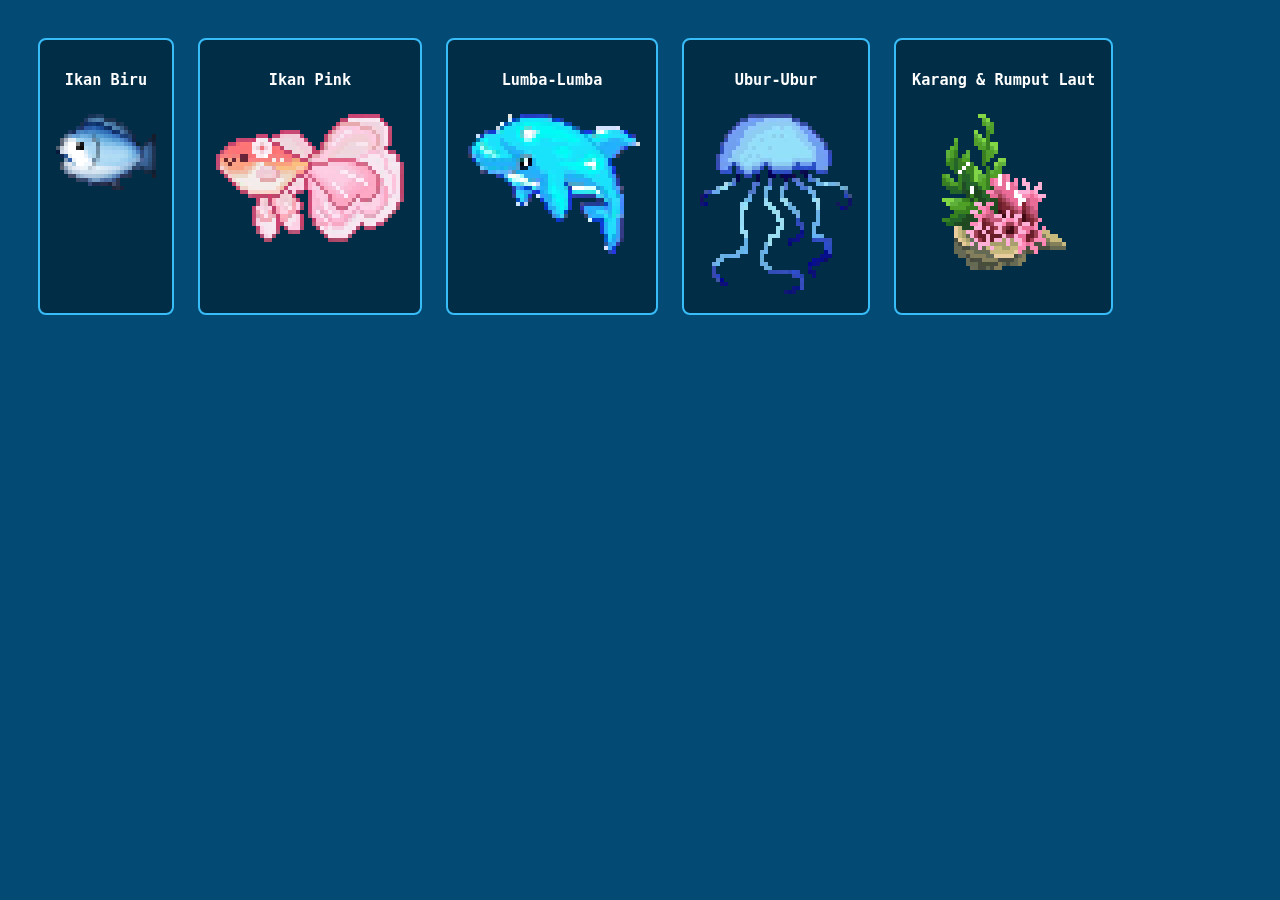
<file: test_sprites.html>
<!DOCTYPE html>
<html>
<head>
<meta charset="utf-8">
<style>
body { background: #034b75; display: flex; flex-wrap: wrap; gap: 24px; padding: 30px; font-family: monospace; color: white; }
.card { background: rgba(0,0,0,0.4); padding: 16px; border: 2px solid #38bdf8; text-align: center; border-radius: 8px; }
svg { image-rendering: pixelated; margin-top: 10px; }
</style>
</head>
<body>
<div class="card"><h3>Ikan Biru</h3><svg xmlns="http://www.w3.org/2000/svg" viewBox="0 0 25 19" width="100" height="76" shape-rendering="crispEdges">
  <rect x="8" y="0" width="1" height="1" fill="#193356"/>
  <rect x="9" y="0" width="1" height="1" fill="#163556"/>
  <rect x="10" y="0" width="1" height="1" fill="#214061"/>
  <rect x="11" y="0" width="1" height="1" fill="#1f3e5f"/>
  <rect x="7" y="1" width="1" height="1" fill="#213b62"/>
  <rect x="8" y="1" width="1" height="1" fill="#416a96"/>
  <rect x="9" y="1" width="1" height="1" fill="#4a7ba7"/>
  <rect x="10" y="1" width="1" height="1" fill="#4f82ad"/>
  <rect x="11" y="1" width="1" height="1" fill="#4a78a5"/>
  <rect x="12" y="1" width="1" height="1" fill="#203652"/>
  <rect x="13" y="1" width="1" height="1" fill="#1c324e"/>
  <rect x="14" y="1" width="1" height="1" fill="#1c324e"/>
  <rect x="6" y="2" width="1" height="1" fill="#19304c"/>
  <rect x="7" y="2" width="1" height="1" fill="#0e2d67"/>
  <rect x="8" y="2" width="1" height="1" fill="#143672"/>
  <rect x="9" y="2" width="1" height="1" fill="#123b74"/>
  <rect x="10" y="2" width="1" height="1" fill="#092e68"/>
  <rect x="11" y="2" width="1" height="1" fill="#153769"/>
  <rect x="12" y="2" width="1" height="1" fill="#588db9"/>
  <rect x="13" y="2" width="1" height="1" fill="#4a7ba7"/>
  <rect x="14" y="2" width="1" height="1" fill="#3f6a96"/>
  <rect x="15" y="2" width="1" height="1" fill="#1a304c"/>
  <rect x="16" y="2" width="1" height="1" fill="#1b3856"/>
  <rect x="5" y="3" width="1" height="1" fill="#193a69"/>
  <rect x="6" y="3" width="1" height="1" fill="#1f3366"/>
  <rect x="7" y="3" width="1" height="1" fill="#2d59a4"/>
  <rect x="8" y="3" width="1" height="1" fill="#2a5ca5"/>
  <rect x="9" y="3" width="1" height="1" fill="#2c66b4"/>
  <rect x="10" y="3" width="1" height="1" fill="#1f57a2"/>
  <rect x="11" y="3" width="1" height="1" fill="#1b4b95"/>
  <rect x="12" y="3" width="1" height="1" fill="#0e3469"/>
  <rect x="13" y="3" width="1" height="1" fill="#0b2b60"/>
  <rect x="14" y="3" width="1" height="1" fill="#5285b0"/>
  <rect x="15" y="3" width="1" height="1" fill="#4879a5"/>
  <rect x="16" y="3" width="1" height="1" fill="#345c83"/>
  <rect x="17" y="3" width="1" height="1" fill="#1f3656"/>
  <rect x="3" y="4" width="1" height="1" fill="#213c67"/>
  <rect x="4" y="4" width="1" height="1" fill="#152d57"/>
  <rect x="5" y="4" width="1" height="1" fill="#487dbd"/>
  <rect x="6" y="4" width="1" height="1" fill="#4a88c5"/>
  <rect x="7" y="4" width="1" height="1" fill="#4380c2"/>
  <rect x="8" y="4" width="1" height="1" fill="#488aca"/>
  <rect x="9" y="4" width="1" height="1" fill="#4785c4"/>
  <rect x="10" y="4" width="1" height="1" fill="#3a80c2"/>
  <rect x="11" y="4" width="1" height="1" fill="#3677bd"/>
  <rect x="12" y="4" width="1" height="1" fill="#306eb5"/>
  <rect x="13" y="4" width="1" height="1" fill="#2a60ae"/>
  <rect x="14" y="4" width="1" height="1" fill="#122e69"/>
  <rect x="15" y="4" width="1" height="1" fill="#10356f"/>
  <rect x="16" y="4" width="1" height="1" fill="#4e78aa"/>
  <rect x="17" y="4" width="1" height="1" fill="#365b84"/>
  <rect x="18" y="4" width="1" height="1" fill="#1b304f"/>
  <rect x="2" y="5" width="1" height="1" fill="#4c6784"/>
  <rect x="3" y="5" width="1" height="1" fill="#729abf"/>
  <rect x="4" y="5" width="1" height="1" fill="#6ca5de"/>
  <rect x="5" y="5" width="1" height="1" fill="#639fd1"/>
  <rect x="6" y="5" width="1" height="1" fill="#70b1df"/>
  <rect x="7" y="5" width="1" height="1" fill="#6daddf"/>
  <rect x="8" y="5" width="1" height="1" fill="#62a4d5"/>
  <rect x="9" y="5" width="1" height="1" fill="#4c83ae"/>
  <rect x="10" y="5" width="1" height="1" fill="#58a0d2"/>
  <rect x="11" y="5" width="1" height="1" fill="#549bd3"/>
  <rect x="12" y="5" width="1" height="1" fill="#4a90cf"/>
  <rect x="13" y="5" width="1" height="1" fill="#4389c8"/>
  <rect x="14" y="5" width="1" height="1" fill="#3f7bc5"/>
  <rect x="15" y="5" width="1" height="1" fill="#356db8"/>
  <rect x="16" y="5" width="1" height="1" fill="#1d4382"/>
  <rect x="17" y="5" width="1" height="1" fill="#193c74"/>
  <rect x="18" y="5" width="1" height="1" fill="#274573"/>
  <rect x="19" y="5" width="1" height="1" fill="#122844"/>
  <rect x="24" y="5" width="1" height="1" fill="#161c28"/>
  <rect x="1" y="6" width="1" height="1" fill="#606b7b"/>
  <rect x="2" y="6" width="1" height="1" fill="#a7b2c0"/>
  <rect x="3" y="6" width="1" height="1" fill="#e1eaf1"/>
  <rect x="4" y="6" width="1" height="1" fill="#e0ecf6"/>
  <rect x="5" y="6" width="1" height="1" fill="#a3d5ec"/>
  <rect x="6" y="6" width="1" height="1" fill="#99d0f3"/>
  <rect x="7" y="6" width="1" height="1" fill="#8ec5e8"/>
  <rect x="8" y="6" width="1" height="1" fill="#8bc1eb"/>
  <rect x="9" y="6" width="1" height="1" fill="#6e8ca2"/>
  <rect x="10" y="6" width="1" height="1" fill="#6098bd"/>
  <rect x="11" y="6" width="1" height="1" fill="#75b6e2"/>
  <rect x="12" y="6" width="1" height="1" fill="#6bb0df"/>
  <rect x="13" y="6" width="1" height="1" fill="#66aadb"/>
  <rect x="14" y="6" width="1" height="1" fill="#549cd2"/>
  <rect x="15" y="6" width="1" height="1" fill="#579cd3"/>
  <rect x="16" y="6" width="1" height="1" fill="#4d8acd"/>
  <rect x="17" y="6" width="1" height="1" fill="#3c6fb4"/>
  <rect x="18" y="6" width="1" height="1" fill="#264a88"/>
  <rect x="19" y="6" width="1" height="1" fill="#122544"/>
  <rect x="23" y="6" width="1" height="1" fill="#17253c"/>
  <rect x="24" y="6" width="1" height="1" fill="#111e34"/>
  <rect x="1" y="7" width="1" height="1" fill="#5f6977"/>
  <rect x="2" y="7" width="1" height="1" fill="#d9e2e9"/>
  <rect x="3" y="7" width="1" height="1" fill="#ffffff"/>
  <rect x="4" y="7" width="1" height="1" fill="#ffffff"/>
  <rect x="5" y="7" width="1" height="1" fill="#8c8c8c"/>
  <rect x="6" y="7" width="1" height="1" fill="#161517"/>
  <rect x="7" y="7" width="1" height="1" fill="#a3d0f1"/>
  <rect x="8" y="7" width="1" height="1" fill="#9ed1f2"/>
  <rect x="9" y="7" width="1" height="1" fill="#abd6f2"/>
  <rect x="10" y="7" width="1" height="1" fill="#53788f"/>
  <rect x="11" y="7" width="1" height="1" fill="#91c8eb"/>
  <rect x="12" y="7" width="1" height="1" fill="#83c0e8"/>
  <rect x="13" y="7" width="1" height="1" fill="#85c2ea"/>
  <rect x="14" y="7" width="1" height="1" fill="#82bde9"/>
  <rect x="15" y="7" width="1" height="1" fill="#72b4e4"/>
  <rect x="16" y="7" width="1" height="1" fill="#73b3e4"/>
  <rect x="17" y="7" width="1" height="1" fill="#5c99d3"/>
  <rect x="18" y="7" width="1" height="1" fill="#4f88c9"/>
  <rect x="19" y="7" width="1" height="1" fill="#2f5395"/>
  <rect x="20" y="7" width="1" height="1" fill="#0c202f"/>
  <rect x="22" y="7" width="1" height="1" fill="#1e314d"/>
  <rect x="23" y="7" width="1" height="1" fill="#2b4a75"/>
  <rect x="24" y="7" width="1" height="1" fill="#18263c"/>
  <rect x="0" y="8" width="1" height="1" fill="#505f70"/>
  <rect x="1" y="8" width="1" height="1" fill="#c1cbd8"/>
  <rect x="2" y="8" width="1" height="1" fill="#ebf1f5"/>
  <rect x="3" y="8" width="1" height="1" fill="#ffffff"/>
  <rect x="4" y="8" width="1" height="1" fill="#ffffff"/>
  <rect x="5" y="8" width="1" height="1" fill="#232323"/>
  <rect x="6" y="8" width="1" height="1" fill="#0b090a"/>
  <rect x="7" y="8" width="1" height="1" fill="#b4dcf2"/>
  <rect x="8" y="8" width="1" height="1" fill="#acd7f3"/>
  <rect x="9" y="8" width="1" height="1" fill="#abd6f2"/>
  <rect x="10" y="8" width="1" height="1" fill="#6e8ca4"/>
  <rect x="11" y="8" width="1" height="1" fill="#a6d4f0"/>
  <rect x="12" y="8" width="1" height="1" fill="#a2d1ef"/>
  <rect x="13" y="8" width="1" height="1" fill="#9fd0ef"/>
  <rect x="14" y="8" width="1" height="1" fill="#98cded"/>
  <rect x="15" y="8" width="1" height="1" fill="#9acdee"/>
  <rect x="16" y="8" width="1" height="1" fill="#94caf0"/>
  <rect x="17" y="8" width="1" height="1" fill="#8ac4e8"/>
  <rect x="18" y="8" width="1" height="1" fill="#74b5e3"/>
  <rect x="19" y="8" width="1" height="1" fill="#5590c6"/>
  <rect x="20" y="8" width="1" height="1" fill="#355ea2"/>
  <rect x="21" y="8" width="1" height="1" fill="#213b58"/>
  <rect x="22" y="8" width="1" height="1" fill="#3d6597"/>
  <rect x="23" y="8" width="1" height="1" fill="#305784"/>
  <rect x="24" y="8" width="1" height="1" fill="#1f3453"/>
  <rect x="0" y="9" width="1" height="1" fill="#09193c"/>
  <rect x="1" y="9" width="1" height="1" fill="#cdd7e4"/>
  <rect x="2" y="9" width="1" height="1" fill="#e7ebf8"/>
  <rect x="3" y="9" width="1" height="1" fill="#ffffff"/>
  <rect x="4" y="9" width="1" height="1" fill="#ffffff"/>
  <rect x="5" y="9" width="1" height="1" fill="#ffffff"/>
  <rect x="6" y="9" width="1" height="1" fill="#ffffff"/>
  <rect x="7" y="9" width="1" height="1" fill="#d9ebf9"/>
  <rect x="8" y="9" width="1" height="1" fill="#b0dcf5"/>
  <rect x="9" y="9" width="1" height="1" fill="#abd6f3"/>
  <rect x="10" y="9" width="1" height="1" fill="#6e8ca0"/>
  <rect x="11" y="9" width="1" height="1" fill="#afdbf4"/>
  <rect x="12" y="9" width="1" height="1" fill="#abd9f5"/>
  <rect x="13" y="9" width="1" height="1" fill="#add8f5"/>
  <rect x="14" y="9" width="1" height="1" fill="#abd5f7"/>
  <rect x="15" y="9" width="1" height="1" fill="#a9d6f5"/>
  <rect x="16" y="9" width="1" height="1" fill="#a8d6f2"/>
  <rect x="17" y="9" width="1" height="1" fill="#a0d1f0"/>
  <rect x="18" y="9" width="1" height="1" fill="#8ac6ee"/>
  <rect x="19" y="9" width="1" height="1" fill="#70abe1"/>
  <rect x="20" y="9" width="1" height="1" fill="#4a7ebc"/>
  <rect x="21" y="9" width="1" height="1" fill="#2e4b81"/>
  <rect x="22" y="9" width="1" height="1" fill="#3f6ca3"/>
  <rect x="23" y="9" width="1" height="1" fill="#315887"/>
  <rect x="24" y="9" width="1" height="1" fill="#203350"/>
  <rect x="1" y="10" width="1" height="1" fill="#0e2753"/>
  <rect x="2" y="10" width="1" height="1" fill="#2c5692"/>
  <rect x="3" y="10" width="1" height="1" fill="#e7edf1"/>
  <rect x="4" y="10" width="1" height="1" fill="#ffffff"/>
  <rect x="5" y="10" width="1" height="1" fill="#ffffff"/>
  <rect x="6" y="10" width="1" height="1" fill="#ffffff"/>
  <rect x="7" y="10" width="1" height="1" fill="#eaf5fb"/>
  <rect x="8" y="10" width="1" height="1" fill="#c0e1f8"/>
  <rect x="9" y="10" width="1" height="1" fill="#aed7e9"/>
  <rect x="10" y="10" width="1" height="1" fill="#7596a9"/>
  <rect x="11" y="10" width="1" height="1" fill="#b5ddf5"/>
  <rect x="12" y="10" width="1" height="1" fill="#b3dbf3"/>
  <rect x="13" y="10" width="1" height="1" fill="#b1dbf3"/>
  <rect x="14" y="10" width="1" height="1" fill="#aedcf5"/>
  <rect x="15" y="10" width="1" height="1" fill="#afdbf4"/>
  <rect x="16" y="10" width="1" height="1" fill="#aadaf4"/>
  <rect x="17" y="10" width="1" height="1" fill="#a8d6f1"/>
  <rect x="18" y="10" width="1" height="1" fill="#92c9e9"/>
  <rect x="19" y="10" width="1" height="1" fill="#77b3e1"/>
  <rect x="20" y="10" width="1" height="1" fill="#75a3d0"/>
  <rect x="21" y="10" width="1" height="1" fill="#334d7a"/>
  <rect x="22" y="10" width="1" height="1" fill="#3e6da4"/>
  <rect x="23" y="10" width="1" height="1" fill="#335785"/>
  <rect x="24" y="10" width="1" height="1" fill="#1f3551"/>
  <rect x="2" y="11" width="1" height="1" fill="#849eb9"/>
  <rect x="3" y="11" width="1" height="1" fill="#3061a8"/>
  <rect x="4" y="11" width="1" height="1" fill="#ebf2f8"/>
  <rect x="5" y="11" width="1" height="1" fill="#ffffff"/>
  <rect x="6" y="11" width="1" height="1" fill="#ffffff"/>
  <rect x="7" y="11" width="1" height="1" fill="#ffffff"/>
  <rect x="8" y="11" width="1" height="1" fill="#e6f1ff"/>
  <rect x="9" y="11" width="1" height="1" fill="#6e8ba5"/>
  <rect x="10" y="11" width="1" height="1" fill="#98bed7"/>
  <rect x="11" y="11" width="1" height="1" fill="#b0daf4"/>
  <rect x="12" y="11" width="1" height="1" fill="#afdbf4"/>
  <rect x="13" y="11" width="1" height="1" fill="#abd9f4"/>
  <rect x="14" y="11" width="1" height="1" fill="#afd9f5"/>
  <rect x="15" y="11" width="1" height="1" fill="#acdaf5"/>
  <rect x="16" y="11" width="1" height="1" fill="#a3d2f0"/>
  <rect x="17" y="11" width="1" height="1" fill="#9acfef"/>
  <rect x="18" y="11" width="1" height="1" fill="#8bc3ea"/>
  <rect x="19" y="11" width="1" height="1" fill="#8fbcdf"/>
  <rect x="20" y="11" width="1" height="1" fill="#82a8cd"/>
  <rect x="21" y="11" width="1" height="1" fill="#4b6499"/>
  <rect x="22" y="11" width="1" height="1" fill="#3d6499"/>
  <rect x="23" y="11" width="1" height="1" fill="#2e5582"/>
  <rect x="24" y="11" width="1" height="1" fill="#203350"/>
  <rect x="1" y="12" width="1" height="1" fill="#4c566b"/>
  <rect x="2" y="12" width="1" height="1" fill="#c8d4e0"/>
  <rect x="3" y="12" width="1" height="1" fill="#e0e5ed"/>
  <rect x="4" y="12" width="1" height="1" fill="#adcbe1"/>
  <rect x="5" y="12" width="1" height="1" fill="#ffffff"/>
  <rect x="6" y="12" width="1" height="1" fill="#ffffff"/>
  <rect x="7" y="12" width="1" height="1" fill="#f0f7fd"/>
  <rect x="8" y="12" width="1" height="1" fill="#eff6fd"/>
  <rect x="9" y="12" width="1" height="1" fill="#a5b3bf"/>
  <rect x="10" y="12" width="1" height="1" fill="#b0d7ec"/>
  <rect x="11" y="12" width="1" height="1" fill="#b2d9f4"/>
  <rect x="12" y="12" width="1" height="1" fill="#acd7f3"/>
  <rect x="13" y="12" width="1" height="1" fill="#aad5f2"/>
  <rect x="14" y="12" width="1" height="1" fill="#a5d6f1"/>
  <rect x="15" y="12" width="1" height="1" fill="#a2d1ef"/>
  <rect x="16" y="12" width="1" height="1" fill="#a6cfef"/>
  <rect x="17" y="12" width="1" height="1" fill="#a9ceed"/>
  <rect x="18" y="12" width="1" height="1" fill="#9ebce0"/>
  <rect x="19" y="12" width="1" height="1" fill="#749cc1"/>
  <rect x="20" y="12" width="1" height="1" fill="#35547f"/>
  <rect x="21" y="12" width="1" height="1" fill="#396191"/>
  <rect x="22" y="12" width="1" height="1" fill="#396193"/>
  <rect x="23" y="12" width="1" height="1" fill="#2b4f77"/>
  <rect x="24" y="12" width="1" height="1" fill="#1e314e"/>
  <rect x="1" y="13" width="1" height="1" fill="#556070"/>
  <rect x="2" y="13" width="1" height="1" fill="#94a6c2"/>
  <rect x="3" y="13" width="1" height="1" fill="#cad8e4"/>
  <rect x="4" y="13" width="1" height="1" fill="#e3e9f3"/>
  <rect x="5" y="13" width="1" height="1" fill="#e9eef8"/>
  <rect x="6" y="13" width="1" height="1" fill="#edf3f7"/>
  <rect x="7" y="13" width="1" height="1" fill="#e9f4fa"/>
  <rect x="8" y="13" width="1" height="1" fill="#c1cfdb"/>
  <rect x="9" y="13" width="1" height="1" fill="#d9e3f0"/>
  <rect x="10" y="13" width="1" height="1" fill="#e2f1fa"/>
  <rect x="11" y="13" width="1" height="1" fill="#dceaf6"/>
  <rect x="12" y="13" width="1" height="1" fill="#d6e8f6"/>
  <rect x="13" y="13" width="1" height="1" fill="#d0e3f5"/>
  <rect x="14" y="13" width="1" height="1" fill="#c7e0f3"/>
  <rect x="15" y="13" width="1" height="1" fill="#c2d9ef"/>
  <rect x="16" y="13" width="1" height="1" fill="#a9c8e6"/>
  <rect x="17" y="13" width="1" height="1" fill="#95bad9"/>
  <rect x="18" y="13" width="1" height="1" fill="#7ba3c8"/>
  <rect x="19" y="13" width="1" height="1" fill="#304568"/>
  <rect x="20" y="13" width="1" height="1" fill="#304872"/>
  <rect x="21" y="13" width="1" height="1" fill="#1d3656"/>
  <rect x="22" y="13" width="1" height="1" fill="#28466e"/>
  <rect x="23" y="13" width="1" height="1" fill="#28466e"/>
  <rect x="24" y="13" width="1" height="1" fill="#1c2f4b"/>
  <rect x="2" y="14" width="1" height="1" fill="#627894"/>
  <rect x="3" y="14" width="1" height="1" fill="#a2b4cc"/>
  <rect x="4" y="14" width="1" height="1" fill="#bfd3e2"/>
  <rect x="5" y="14" width="1" height="1" fill="#c7d6e7"/>
  <rect x="6" y="14" width="1" height="1" fill="#d3e3ef"/>
  <rect x="7" y="14" width="1" height="1" fill="#d2e2ee"/>
  <rect x="8" y="14" width="1" height="1" fill="#cee1ec"/>
  <rect x="9" y="14" width="1" height="1" fill="#d6e4f1"/>
  <rect x="10" y="14" width="1" height="1" fill="#d1e4ee"/>
  <rect x="11" y="14" width="1" height="1" fill="#cee0f0"/>
  <rect x="12" y="14" width="1" height="1" fill="#c9ddec"/>
  <rect x="13" y="14" width="1" height="1" fill="#bdd5eb"/>
  <rect x="14" y="14" width="1" height="1" fill="#adcde8"/>
  <rect x="15" y="14" width="1" height="1" fill="#97bcdb"/>
  <rect x="16" y="14" width="1" height="1" fill="#769fc7"/>
  <rect x="17" y="14" width="1" height="1" fill="#46699f"/>
  <rect x="18" y="14" width="1" height="1" fill="#24385f"/>
  <rect x="22" y="14" width="1" height="1" fill="#192a40"/>
  <rect x="23" y="14" width="1" height="1" fill="#13273e"/>
  <rect x="24" y="14" width="1" height="1" fill="#101e34"/>
  <rect x="3" y="15" width="1" height="1" fill="#434c69"/>
  <rect x="4" y="15" width="1" height="1" fill="#414d69"/>
  <rect x="5" y="15" width="1" height="1" fill="#85a2c0"/>
  <rect x="6" y="15" width="1" height="1" fill="#9bb8d2"/>
  <rect x="7" y="15" width="1" height="1" fill="#abc1dd"/>
  <rect x="8" y="15" width="1" height="1" fill="#b0c6df"/>
  <rect x="9" y="15" width="1" height="1" fill="#adc7e1"/>
  <rect x="10" y="15" width="1" height="1" fill="#a9c5dc"/>
  <rect x="11" y="15" width="1" height="1" fill="#a3c0dc"/>
  <rect x="12" y="15" width="1" height="1" fill="#95bad8"/>
  <rect x="13" y="15" width="1" height="1" fill="#81abcd"/>
  <rect x="14" y="15" width="1" height="1" fill="#6590bf"/>
  <rect x="15" y="15" width="1" height="1" fill="#4e73ad"/>
  <rect x="16" y="15" width="1" height="1" fill="#2d345c"/>
  <rect x="17" y="15" width="1" height="1" fill="#283756"/>
  <rect x="18" y="15" width="1" height="1" fill="#242f4e"/>
  <rect x="24" y="15" width="1" height="1" fill="#1b1f2c"/>
  <rect x="5" y="16" width="1" height="1" fill="#354562"/>
  <rect x="6" y="16" width="1" height="1" fill="#364a6f"/>
  <rect x="7" y="16" width="1" height="1" fill="#35496e"/>
  <rect x="8" y="16" width="1" height="1" fill="#5c7da8"/>
  <rect x="9" y="16" width="1" height="1" fill="#769ec3"/>
  <rect x="10" y="16" width="1" height="1" fill="#749cc4"/>
  <rect x="11" y="16" width="1" height="1" fill="#587aac"/>
  <rect x="12" y="16" width="1" height="1" fill="#4c6da2"/>
  <rect x="13" y="16" width="1" height="1" fill="#4d70a6"/>
  <rect x="14" y="16" width="1" height="1" fill="#355184"/>
  <rect x="15" y="16" width="1" height="1" fill="#2b334b"/>
  <rect x="8" y="17" width="1" height="1" fill="#354876"/>
  <rect x="9" y="17" width="1" height="1" fill="#1e2d4e"/>
  <rect x="10" y="17" width="1" height="1" fill="#1e2d4e"/>
  <rect x="11" y="17" width="1" height="1" fill="#25314d"/>
  <rect x="12" y="17" width="1" height="1" fill="#282f4d"/>
  <rect x="13" y="17" width="1" height="1" fill="#1c233b"/>
  <rect x="14" y="17" width="1" height="1" fill="#434f6b"/>
  <rect x="15" y="17" width="1" height="1" fill="#29314c"/>
  <rect x="14" y="18" width="1" height="1" fill="#1d263b"/>
  <rect x="15" y="18" width="1" height="1" fill="#242d40"/>
  <rect x="16" y="18" width="1" height="1" fill="#1b233c"/>
</svg></div>
<div class="card"><h3>Ikan Pink</h3><svg xmlns="http://www.w3.org/2000/svg" viewBox="0 0 47 32" width="188" height="128" shape-rendering="crispEdges">
  <rect x="33" y="0" width="1" height="1" fill="#cc4675"/>
  <rect x="34" y="0" width="1" height="1" fill="#ca4473"/>
  <rect x="35" y="0" width="1" height="1" fill="#cc4573"/>
  <rect x="36" y="0" width="1" height="1" fill="#cc4474"/>
  <rect x="37" y="0" width="1" height="1" fill="#cd4674"/>
  <rect x="38" y="0" width="1" height="1" fill="#c84774"/>
  <rect x="39" y="0" width="1" height="1" fill="#c94875"/>
  <rect x="40" y="0" width="1" height="1" fill="#c94874"/>
  <rect x="31" y="1" width="1" height="1" fill="#bf476e"/>
  <rect x="32" y="1" width="1" height="1" fill="#c04570"/>
  <rect x="33" y="1" width="1" height="1" fill="#f5e6ef"/>
  <rect x="34" y="1" width="1" height="1" fill="#f9e7f1"/>
  <rect x="35" y="1" width="1" height="1" fill="#f4e5ee"/>
  <rect x="36" y="1" width="1" height="1" fill="#f6e6f2"/>
  <rect x="37" y="1" width="1" height="1" fill="#f9e7f1"/>
  <rect x="38" y="1" width="1" height="1" fill="#fae6f1"/>
  <rect x="39" y="1" width="1" height="1" fill="#f9e5f0"/>
  <rect x="40" y="1" width="1" height="1" fill="#fbe8f0"/>
  <rect x="41" y="1" width="1" height="1" fill="#c43d69"/>
  <rect x="30" y="2" width="1" height="1" fill="#c9476f"/>
  <rect x="31" y="2" width="1" height="1" fill="#eaa9b1"/>
  <rect x="32" y="2" width="1" height="1" fill="#eca9af"/>
  <rect x="33" y="2" width="1" height="1" fill="#e9a8ae"/>
  <rect x="34" y="2" width="1" height="1" fill="#e7aaae"/>
  <rect x="35" y="2" width="1" height="1" fill="#e6a9ad"/>
  <rect x="36" y="2" width="1" height="1" fill="#f5d3df"/>
  <rect x="37" y="2" width="1" height="1" fill="#f0d2de"/>
  <rect x="38" y="2" width="1" height="1" fill="#f2d4e0"/>
  <rect x="39" y="2" width="1" height="1" fill="#eed5df"/>
  <rect x="40" y="2" width="1" height="1" fill="#edd7e2"/>
  <rect x="41" y="2" width="1" height="1" fill="#f8e2ed"/>
  <rect x="42" y="2" width="1" height="1" fill="#c24676"/>
  <rect x="29" y="3" width="1" height="1" fill="#c44e74"/>
  <rect x="30" y="3" width="1" height="1" fill="#eaa8b8"/>
  <rect x="31" y="3" width="1" height="1" fill="#ffcbe1"/>
  <rect x="32" y="3" width="1" height="1" fill="#fbc9e0"/>
  <rect x="33" y="3" width="1" height="1" fill="#f5cee1"/>
  <rect x="34" y="3" width="1" height="1" fill="#ffc8e2"/>
  <rect x="35" y="3" width="1" height="1" fill="#fecce1"/>
  <rect x="36" y="3" width="1" height="1" fill="#e8aab5"/>
  <rect x="37" y="3" width="1" height="1" fill="#e9aab1"/>
  <rect x="38" y="3" width="1" height="1" fill="#e5afb9"/>
  <rect x="39" y="3" width="1" height="1" fill="#f8d5dd"/>
  <rect x="40" y="3" width="1" height="1" fill="#eed5de"/>
  <rect x="41" y="3" width="1" height="1" fill="#f4d0e0"/>
  <rect x="42" y="3" width="1" height="1" fill="#f9e3ee"/>
  <rect x="43" y="3" width="1" height="1" fill="#c44c75"/>
  <rect x="16" y="4" width="1" height="1" fill="#c53e6c"/>
  <rect x="17" y="4" width="1" height="1" fill="#cd4875"/>
  <rect x="18" y="4" width="1" height="1" fill="#cd4776"/>
  <rect x="19" y="4" width="1" height="1" fill="#c74a75"/>
  <rect x="20" y="4" width="1" height="1" fill="#c74a75"/>
  <rect x="28" y="4" width="1" height="1" fill="#cc436d"/>
  <rect x="29" y="4" width="1" height="1" fill="#e6acb6"/>
  <rect x="30" y="4" width="1" height="1" fill="#fdcbe0"/>
  <rect x="31" y="4" width="1" height="1" fill="#f7ccde"/>
  <rect x="32" y="4" width="1" height="1" fill="#f8e6f2"/>
  <rect x="33" y="4" width="1" height="1" fill="#fae2f0"/>
  <rect x="34" y="4" width="1" height="1" fill="#f9cde2"/>
  <rect x="35" y="4" width="1" height="1" fill="#fecce1"/>
  <rect x="36" y="4" width="1" height="1" fill="#fdcee4"/>
  <rect x="37" y="4" width="1" height="1" fill="#f9cbe1"/>
  <rect x="38" y="4" width="1" height="1" fill="#fcc9dc"/>
  <rect x="39" y="4" width="1" height="1" fill="#e1acb4"/>
  <rect x="40" y="4" width="1" height="1" fill="#f5d1de"/>
  <rect x="41" y="4" width="1" height="1" fill="#efd5e2"/>
  <rect x="42" y="4" width="1" height="1" fill="#ffe2f0"/>
  <rect x="43" y="4" width="1" height="1" fill="#c24a73"/>
  <rect x="10" y="5" width="1" height="1" fill="#c04a72"/>
  <rect x="11" y="5" width="1" height="1" fill="#c64772"/>
  <rect x="12" y="5" width="1" height="1" fill="#ce4474"/>
  <rect x="14" y="5" width="1" height="1" fill="#c94976"/>
  <rect x="15" y="5" width="1" height="1" fill="#c34872"/>
  <rect x="16" y="5" width="1" height="1" fill="#f4c6d6"/>
  <rect x="17" y="5" width="1" height="1" fill="#f2cedb"/>
  <rect x="18" y="5" width="1" height="1" fill="#f1cdda"/>
  <rect x="19" y="5" width="1" height="1" fill="#f1cdda"/>
  <rect x="20" y="5" width="1" height="1" fill="#f3cdda"/>
  <rect x="21" y="5" width="1" height="1" fill="#ba4870"/>
  <rect x="27" y="5" width="1" height="1" fill="#c24570"/>
  <rect x="28" y="5" width="1" height="1" fill="#e9aeb4"/>
  <rect x="29" y="5" width="1" height="1" fill="#fbcedf"/>
  <rect x="30" y="5" width="1" height="1" fill="#f5cce0"/>
  <rect x="31" y="5" width="1" height="1" fill="#f9e5f2"/>
  <rect x="32" y="5" width="1" height="1" fill="#f9cae0"/>
  <rect x="33" y="5" width="1" height="1" fill="#f7cfde"/>
  <rect x="34" y="5" width="1" height="1" fill="#f4cdd6"/>
  <rect x="35" y="5" width="1" height="1" fill="#f4ced7"/>
  <rect x="36" y="5" width="1" height="1" fill="#f3ced4"/>
  <rect x="37" y="5" width="1" height="1" fill="#f6ceda"/>
  <rect x="38" y="5" width="1" height="1" fill="#facbdd"/>
  <rect x="39" y="5" width="1" height="1" fill="#ffcddf"/>
  <rect x="40" y="5" width="1" height="1" fill="#e1acb4"/>
  <rect x="41" y="5" width="1" height="1" fill="#efd1df"/>
  <rect x="42" y="5" width="1" height="1" fill="#fbe5f0"/>
  <rect x="43" y="5" width="1" height="1" fill="#c5496f"/>
  <rect x="5" y="6" width="1" height="1" fill="#c84b77"/>
  <rect x="6" y="6" width="1" height="1" fill="#c4486e"/>
  <rect x="7" y="6" width="1" height="1" fill="#c7456f"/>
  <rect x="8" y="6" width="1" height="1" fill="#cc4772"/>
  <rect x="9" y="6" width="1" height="1" fill="#cd3d6e"/>
  <rect x="10" y="6" width="1" height="1" fill="#ffedf6"/>
  <rect x="11" y="6" width="1" height="1" fill="#f8ebf1"/>
  <rect x="12" y="6" width="1" height="1" fill="#ecf0f0"/>
  <rect x="13" y="6" width="1" height="1" fill="#cd4a78"/>
  <rect x="14" y="6" width="1" height="1" fill="#efdce4"/>
  <rect x="15" y="6" width="1" height="1" fill="#f1dce1"/>
  <rect x="16" y="6" width="1" height="1" fill="#efd3dd"/>
  <rect x="17" y="6" width="1" height="1" fill="#edd7df"/>
  <rect x="18" y="6" width="1" height="1" fill="#eed7df"/>
  <rect x="19" y="6" width="1" height="1" fill="#f2ccd9"/>
  <rect x="20" y="6" width="1" height="1" fill="#f2ccd9"/>
  <rect x="21" y="6" width="1" height="1" fill="#fec8dc"/>
  <rect x="22" y="6" width="1" height="1" fill="#c34a75"/>
  <rect x="27" y="6" width="1" height="1" fill="#c3496e"/>
  <rect x="28" y="6" width="1" height="1" fill="#eaacb5"/>
  <rect x="29" y="6" width="1" height="1" fill="#f6cddf"/>
  <rect x="30" y="6" width="1" height="1" fill="#f7e0ee"/>
  <rect x="31" y="6" width="1" height="1" fill="#f7cfde"/>
  <rect x="32" y="6" width="1" height="1" fill="#f5ced7"/>
  <rect x="33" y="6" width="1" height="1" fill="#f2cfd7"/>
  <rect x="34" y="6" width="1" height="1" fill="#f1ced4"/>
  <rect x="35" y="6" width="1" height="1" fill="#f2cfd5"/>
  <rect x="36" y="6" width="1" height="1" fill="#f2cfd5"/>
  <rect x="37" y="6" width="1" height="1" fill="#f0cdd5"/>
  <rect x="38" y="6" width="1" height="1" fill="#f7ccdb"/>
  <rect x="39" y="6" width="1" height="1" fill="#fecce3"/>
  <rect x="40" y="6" width="1" height="1" fill="#e9abb2"/>
  <rect x="41" y="6" width="1" height="1" fill="#ecd2df"/>
  <rect x="42" y="6" width="1" height="1" fill="#fbe5f0"/>
  <rect x="43" y="6" width="1" height="1" fill="#c54873"/>
  <rect x="3" y="7" width="1" height="1" fill="#c1456d"/>
  <rect x="4" y="7" width="1" height="1" fill="#c84670"/>
  <rect x="5" y="7" width="1" height="1" fill="#f66d71"/>
  <rect x="6" y="7" width="1" height="1" fill="#ff757a"/>
  <rect x="7" y="7" width="1" height="1" fill="#fe7772"/>
  <rect x="8" y="7" width="1" height="1" fill="#fe7477"/>
  <rect x="9" y="7" width="1" height="1" fill="#fdeaf1"/>
  <rect x="10" y="7" width="1" height="1" fill="#fbecf3"/>
  <rect x="11" y="7" width="1" height="1" fill="#edccd1"/>
  <rect x="12" y="7" width="1" height="1" fill="#fce6ef"/>
  <rect x="13" y="7" width="1" height="1" fill="#ffebf5"/>
  <rect x="14" y="7" width="1" height="1" fill="#c54369"/>
  <rect x="15" y="7" width="1" height="1" fill="#c2466e"/>
  <rect x="16" y="7" width="1" height="1" fill="#eddadf"/>
  <rect x="17" y="7" width="1" height="1" fill="#f0d4de"/>
  <rect x="18" y="7" width="1" height="1" fill="#eed7dd"/>
  <rect x="19" y="7" width="1" height="1" fill="#eed5dc"/>
  <rect x="20" y="7" width="1" height="1" fill="#efcbd8"/>
  <rect x="21" y="7" width="1" height="1" fill="#f3cbd9"/>
  <rect x="22" y="7" width="1" height="1" fill="#fbcddd"/>
  <rect x="23" y="7" width="1" height="1" fill="#c34171"/>
  <rect x="26" y="7" width="1" height="1" fill="#bd476d"/>
  <rect x="27" y="7" width="1" height="1" fill="#e9afb2"/>
  <rect x="28" y="7" width="1" height="1" fill="#fdd0e1"/>
  <rect x="29" y="7" width="1" height="1" fill="#fce4f2"/>
  <rect x="30" y="7" width="1" height="1" fill="#f7cee0"/>
  <rect x="31" y="7" width="1" height="1" fill="#f3cdd8"/>
  <rect x="32" y="7" width="1" height="1" fill="#f1ced6"/>
  <rect x="33" y="7" width="1" height="1" fill="#f0d7de"/>
  <rect x="34" y="7" width="1" height="1" fill="#eed8e0"/>
  <rect x="35" y="7" width="1" height="1" fill="#f9e3ee"/>
  <rect x="36" y="7" width="1" height="1" fill="#f9e7ef"/>
  <rect x="37" y="7" width="1" height="1" fill="#fae7ee"/>
  <rect x="38" y="7" width="1" height="1" fill="#f4cdd6"/>
  <rect x="39" y="7" width="1" height="1" fill="#fdccdb"/>
  <rect x="40" y="7" width="1" height="1" fill="#e5acb3"/>
  <rect x="41" y="7" width="1" height="1" fill="#eed2dd"/>
  <rect x="42" y="7" width="1" height="1" fill="#f9e2f0"/>
  <rect x="43" y="7" width="1" height="1" fill="#bf496f"/>
  <rect x="2" y="8" width="1" height="1" fill="#c34f72"/>
  <rect x="3" y="8" width="1" height="1" fill="#fa757a"/>
  <rect x="4" y="8" width="1" height="1" fill="#fc7377"/>
  <rect x="5" y="8" width="1" height="1" fill="#fb757a"/>
  <rect x="6" y="8" width="1" height="1" fill="#fc7476"/>
  <rect x="7" y="8" width="1" height="1" fill="#fc7476"/>
  <rect x="8" y="8" width="1" height="1" fill="#fd7577"/>
  <rect x="9" y="8" width="1" height="1" fill="#fae7ee"/>
  <rect x="10" y="8" width="1" height="1" fill="#ebced6"/>
  <rect x="11" y="8" width="1" height="1" fill="#f2727b"/>
  <rect x="12" y="8" width="1" height="1" fill="#f4cad4"/>
  <rect x="13" y="8" width="1" height="1" fill="#ffe7f1"/>
  <rect x="14" y="8" width="1" height="1" fill="#fa7177"/>
  <rect x="15" y="8" width="1" height="1" fill="#fb767d"/>
  <rect x="16" y="8" width="1" height="1" fill="#c34265"/>
  <rect x="17" y="8" width="1" height="1" fill="#f0d6e3"/>
  <rect x="18" y="8" width="1" height="1" fill="#edd7df"/>
  <rect x="19" y="8" width="1" height="1" fill="#ecd7dc"/>
  <rect x="20" y="8" width="1" height="1" fill="#f3d6de"/>
  <rect x="21" y="8" width="1" height="1" fill="#f3cbd9"/>
  <rect x="22" y="8" width="1" height="1" fill="#f1cbd8"/>
  <rect x="23" y="8" width="1" height="1" fill="#f7ccdb"/>
  <rect x="24" y="8" width="1" height="1" fill="#c34872"/>
  <rect x="26" y="8" width="1" height="1" fill="#c4486c"/>
  <rect x="27" y="8" width="1" height="1" fill="#dea7b0"/>
  <rect x="28" y="8" width="1" height="1" fill="#fbccde"/>
  <rect x="29" y="8" width="1" height="1" fill="#fbccde"/>
  <rect x="30" y="8" width="1" height="1" fill="#f4cdd6"/>
  <rect x="31" y="8" width="1" height="1" fill="#f0cfd4"/>
  <rect x="32" y="8" width="1" height="1" fill="#eed7dd"/>
  <rect x="33" y="8" width="1" height="1" fill="#eed6e0"/>
  <rect x="34" y="8" width="1" height="1" fill="#eed6e0"/>
  <rect x="35" y="8" width="1" height="1" fill="#efd6e0"/>
  <rect x="36" y="8" width="1" height="1" fill="#f0d7e0"/>
  <rect x="37" y="8" width="1" height="1" fill="#f3d6de"/>
  <rect x="38" y="8" width="1" height="1" fill="#f7ced3"/>
  <rect x="39" y="8" width="1" height="1" fill="#e1aab1"/>
  <rect x="40" y="8" width="1" height="1" fill="#f9d1dd"/>
  <rect x="41" y="8" width="1" height="1" fill="#eed0dc"/>
  <rect x="42" y="8" width="1" height="1" fill="#c14a74"/>
  <rect x="1" y="9" width="1" height="1" fill="#b94e6e"/>
  <rect x="2" y="9" width="1" height="1" fill="#f8717c"/>
  <rect x="3" y="9" width="1" height="1" fill="#fd7575"/>
  <rect x="4" y="9" width="1" height="1" fill="#fb7578"/>
  <rect x="5" y="9" width="1" height="1" fill="#ff7176"/>
  <rect x="6" y="9" width="1" height="1" fill="#f97775"/>
  <rect x="7" y="9" width="1" height="1" fill="#fb7675"/>
  <rect x="8" y="9" width="1" height="1" fill="#fe7477"/>
  <rect x="9" y="9" width="1" height="1" fill="#fbeff1"/>
  <rect x="10" y="9" width="1" height="1" fill="#fbedf0"/>
  <rect x="11" y="9" width="1" height="1" fill="#f5cad9"/>
  <rect x="12" y="9" width="1" height="1" fill="#f8ebf9"/>
  <rect x="13" y="9" width="1" height="1" fill="#fee9ec"/>
  <rect x="14" y="9" width="1" height="1" fill="#fa7270"/>
  <rect x="15" y="9" width="1" height="1" fill="#fd7577"/>
  <rect x="16" y="9" width="1" height="1" fill="#fa7479"/>
  <rect x="17" y="9" width="1" height="1" fill="#cb456c"/>
  <rect x="18" y="9" width="1" height="1" fill="#c6446a"/>
  <rect x="19" y="9" width="1" height="1" fill="#f1d8df"/>
  <rect x="20" y="9" width="1" height="1" fill="#f1d9dd"/>
  <rect x="21" y="9" width="1" height="1" fill="#efd7d7"/>
  <rect x="22" y="9" width="1" height="1" fill="#f5cad9"/>
  <rect x="23" y="9" width="1" height="1" fill="#f4d0dd"/>
  <rect x="24" y="9" width="1" height="1" fill="#c7406a"/>
  <rect x="25" y="9" width="1" height="1" fill="#c54466"/>
  <rect x="26" y="9" width="1" height="1" fill="#e5abb6"/>
  <rect x="27" y="9" width="1" height="1" fill="#ffccdf"/>
  <rect x="28" y="9" width="1" height="1" fill="#f7cfde"/>
  <rect x="29" y="9" width="1" height="1" fill="#f4ced7"/>
  <rect x="30" y="9" width="1" height="1" fill="#eeced5"/>
  <rect x="31" y="9" width="1" height="1" fill="#efd7db"/>
  <rect x="32" y="9" width="1" height="1" fill="#efd6dd"/>
  <rect x="33" y="9" width="1" height="1" fill="#eed7dd"/>
  <rect x="34" y="9" width="1" height="1" fill="#f1d6dd"/>
  <rect x="35" y="9" width="1" height="1" fill="#f1d6dd"/>
  <rect x="36" y="9" width="1" height="1" fill="#efd7e3"/>
  <rect x="37" y="9" width="1" height="1" fill="#f7d6e5"/>
  <rect x="38" y="9" width="1" height="1" fill="#f7c1d9"/>
  <rect x="39" y="9" width="1" height="1" fill="#fbc1db"/>
  <rect x="40" y="9" width="1" height="1" fill="#f1c2d6"/>
  <rect x="41" y="9" width="1" height="1" fill="#f4d1e1"/>
  <rect x="42" y="9" width="1" height="1" fill="#ffe3ee"/>
  <rect x="43" y="9" width="1" height="1" fill="#c64572"/>
  <rect x="44" y="9" width="1" height="1" fill="#bf4a73"/>
  <rect x="0" y="10" width="1" height="1" fill="#c04975"/>
  <rect x="1" y="10" width="1" height="1" fill="#f67c7d"/>
  <rect x="2" y="10" width="1" height="1" fill="#f68487"/>
  <rect x="3" y="10" width="1" height="1" fill="#fc7f77"/>
  <rect x="4" y="10" width="1" height="1" fill="#ef7f81"/>
  <rect x="5" y="10" width="1" height="1" fill="#f88179"/>
  <rect x="6" y="10" width="1" height="1" fill="#6a233f"/>
  <rect x="7" y="10" width="1" height="1" fill="#682334"/>
  <rect x="8" y="10" width="1" height="1" fill="#f57276"/>
  <rect x="9" y="10" width="1" height="1" fill="#fa757a"/>
  <rect x="10" y="10" width="1" height="1" fill="#feebf2"/>
  <rect x="11" y="10" width="1" height="1" fill="#fdeaef"/>
  <rect x="12" y="10" width="1" height="1" fill="#ffffff"/>
  <rect x="13" y="10" width="1" height="1" fill="#fc7b81"/>
  <rect x="14" y="10" width="1" height="1" fill="#f17f80"/>
  <rect x="15" y="10" width="1" height="1" fill="#fd7e79"/>
  <rect x="16" y="10" width="1" height="1" fill="#f47f83"/>
  <rect x="17" y="10" width="1" height="1" fill="#fa7675"/>
  <rect x="18" y="10" width="1" height="1" fill="#fe737a"/>
  <rect x="19" y="10" width="1" height="1" fill="#c7476e"/>
  <rect x="20" y="10" width="1" height="1" fill="#c5466d"/>
  <rect x="21" y="10" width="1" height="1" fill="#f3d7e1"/>
  <rect x="22" y="10" width="1" height="1" fill="#f6d0d9"/>
  <rect x="23" y="10" width="1" height="1" fill="#c13f65"/>
  <rect x="24" y="10" width="1" height="1" fill="#eda9b2"/>
  <rect x="25" y="10" width="1" height="1" fill="#e7a7b4"/>
  <rect x="26" y="10" width="1" height="1" fill="#ffc8e1"/>
  <rect x="27" y="10" width="1" height="1" fill="#ffcde0"/>
  <rect x="28" y="10" width="1" height="1" fill="#f5d0d6"/>
  <rect x="29" y="10" width="1" height="1" fill="#f2d1d8"/>
  <rect x="30" y="10" width="1" height="1" fill="#f0d8e2"/>
  <rect x="31" y="10" width="1" height="1" fill="#eed8e1"/>
  <rect x="32" y="10" width="1" height="1" fill="#efd9e1"/>
  <rect x="33" y="10" width="1" height="1" fill="#efd9e1"/>
  <rect x="34" y="10" width="1" height="1" fill="#edd7df"/>
  <rect x="35" y="10" width="1" height="1" fill="#f0d7e1"/>
  <rect x="36" y="10" width="1" height="1" fill="#f7c4d9"/>
  <rect x="37" y="10" width="1" height="1" fill="#f4c5d9"/>
  <rect x="38" y="10" width="1" height="1" fill="#f8e6f0"/>
  <rect x="39" y="10" width="1" height="1" fill="#f6e7f0"/>
  <rect x="40" y="10" width="1" height="1" fill="#ffe3f0"/>
  <rect x="41" y="10" width="1" height="1" fill="#f5cadc"/>
  <rect x="42" y="10" width="1" height="1" fill="#f5e3ef"/>
  <rect x="43" y="10" width="1" height="1" fill="#f4e7ef"/>
  <rect x="44" y="10" width="1" height="1" fill="#fbe3f1"/>
  <rect x="45" y="10" width="1" height="1" fill="#c24d75"/>
  <rect x="0" y="11" width="1" height="1" fill="#c64b73"/>
  <rect x="1" y="11" width="1" height="1" fill="#fca085"/>
  <rect x="2" y="11" width="1" height="1" fill="#6a2629"/>
  <rect x="3" y="11" width="1" height="1" fill="#f4a78b"/>
  <rect x="4" y="11" width="1" height="1" fill="#662537"/>
  <rect x="5" y="11" width="1" height="1" fill="#fb9b81"/>
  <rect x="6" y="11" width="1" height="1" fill="#632735"/>
  <rect x="7" y="11" width="1" height="1" fill="#682334"/>
  <rect x="8" y="11" width="1" height="1" fill="#fb7e85"/>
  <rect x="9" y="11" width="1" height="1" fill="#f88080"/>
  <rect x="10" y="11" width="1" height="1" fill="#f87f7c"/>
  <rect x="11" y="11" width="1" height="1" fill="#f88080"/>
  <rect x="12" y="11" width="1" height="1" fill="#f87f7c"/>
  <rect x="13" y="11" width="1" height="1" fill="#f4807d"/>
  <rect x="14" y="11" width="1" height="1" fill="#f5eeea"/>
  <rect x="15" y="11" width="1" height="1" fill="#f47f84"/>
  <rect x="16" y="11" width="1" height="1" fill="#f5eee8"/>
  <rect x="17" y="11" width="1" height="1" fill="#f17f82"/>
  <rect x="18" y="11" width="1" height="1" fill="#f37f80"/>
  <rect x="19" y="11" width="1" height="1" fill="#eea376"/>
  <rect x="20" y="11" width="1" height="1" fill="#f6a177"/>
  <rect x="21" y="11" width="1" height="1" fill="#c9476f"/>
  <rect x="22" y="11" width="1" height="1" fill="#c3436a"/>
  <rect x="23" y="11" width="1" height="1" fill="#dcb2b4"/>
  <rect x="24" y="11" width="1" height="1" fill="#fbc7df"/>
  <rect x="25" y="11" width="1" height="1" fill="#fecbde"/>
  <rect x="26" y="11" width="1" height="1" fill="#fbccde"/>
  <rect x="27" y="11" width="1" height="1" fill="#f6cbda"/>
  <rect x="28" y="11" width="1" height="1" fill="#e16387"/>
  <rect x="29" y="11" width="1" height="1" fill="#dd678b"/>
  <rect x="30" y="11" width="1" height="1" fill="#e16788"/>
  <rect x="31" y="11" width="1" height="1" fill="#e16589"/>
  <rect x="32" y="11" width="1" height="1" fill="#e0648a"/>
  <rect x="33" y="11" width="1" height="1" fill="#df678c"/>
  <rect x="34" y="11" width="1" height="1" fill="#e0688d"/>
  <rect x="35" y="11" width="1" height="1" fill="#f8c6dd"/>
  <rect x="36" y="11" width="1" height="1" fill="#f8e6f0"/>
  <rect x="37" y="11" width="1" height="1" fill="#f4e7ef"/>
  <rect x="38" y="11" width="1" height="1" fill="#f5e8f0"/>
  <rect x="39" y="11" width="1" height="1" fill="#f5e6ef"/>
  <rect x="40" y="11" width="1" height="1" fill="#efe8ee"/>
  <rect x="41" y="11" width="1" height="1" fill="#fae4ef"/>
  <rect x="42" y="11" width="1" height="1" fill="#f9c1da"/>
  <rect x="43" y="11" width="1" height="1" fill="#f1e5ed"/>
  <rect x="44" y="11" width="1" height="1" fill="#f6deec"/>
  <rect x="45" y="11" width="1" height="1" fill="#bf4d74"/>
  <rect x="0" y="12" width="1" height="1" fill="#c54977"/>
  <rect x="1" y="12" width="1" height="1" fill="#f5b59d"/>
  <rect x="2" y="12" width="1" height="1" fill="#f8a585"/>
  <rect x="3" y="12" width="1" height="1" fill="#6b282b"/>
  <rect x="4" y="12" width="1" height="1" fill="#f9a285"/>
  <rect x="5" y="12" width="1" height="1" fill="#ff9f82"/>
  <rect x="6" y="12" width="1" height="1" fill="#fea37b"/>
  <rect x="7" y="12" width="1" height="1" fill="#fda283"/>
  <rect x="8" y="12" width="1" height="1" fill="#faa27e"/>
  <rect x="9" y="12" width="1" height="1" fill="#f2b79b"/>
  <rect x="10" y="12" width="1" height="1" fill="#ecdacc"/>
  <rect x="11" y="12" width="1" height="1" fill="#f2f0ed"/>
  <rect x="12" y="12" width="1" height="1" fill="#f3a887"/>
  <rect x="13" y="12" width="1" height="1" fill="#f1a484"/>
  <rect x="14" y="12" width="1" height="1" fill="#f89f81"/>
  <rect x="15" y="12" width="1" height="1" fill="#fca179"/>
  <rect x="16" y="12" width="1" height="1" fill="#f7a17a"/>
  <rect x="17" y="12" width="1" height="1" fill="#fba17d"/>
  <rect x="18" y="12" width="1" height="1" fill="#fca182"/>
  <rect x="19" y="12" width="1" height="1" fill="#fbbf7f"/>
  <rect x="20" y="12" width="1" height="1" fill="#fbbf7f"/>
  <rect x="21" y="12" width="1" height="1" fill="#ffbf83"/>
  <rect x="22" y="12" width="1" height="1" fill="#ffbf85"/>
  <rect x="23" y="12" width="1" height="1" fill="#c6416a"/>
  <rect x="24" y="12" width="1" height="1" fill="#dd678d"/>
  <rect x="25" y="12" width="1" height="1" fill="#d96888"/>
  <rect x="26" y="12" width="1" height="1" fill="#d96888"/>
  <rect x="27" y="12" width="1" height="1" fill="#d66988"/>
  <rect x="28" y="12" width="1" height="1" fill="#f8c9dd"/>
  <rect x="29" y="12" width="1" height="1" fill="#fbc5db"/>
  <rect x="30" y="12" width="1" height="1" fill="#fdc3dd"/>
  <rect x="31" y="12" width="1" height="1" fill="#fdc5dc"/>
  <rect x="32" y="12" width="1" height="1" fill="#fdc4d9"/>
  <rect x="33" y="12" width="1" height="1" fill="#fcb2cb"/>
  <rect x="34" y="12" width="1" height="1" fill="#fea7c5"/>
  <rect x="35" y="12" width="1" height="1" fill="#da6687"/>
  <rect x="36" y="12" width="1" height="1" fill="#da6989"/>
  <rect x="37" y="12" width="1" height="1" fill="#cb6c88"/>
  <rect x="38" y="12" width="1" height="1" fill="#f9e5f0"/>
  <rect x="39" y="12" width="1" height="1" fill="#f8e6f0"/>
  <rect x="40" y="12" width="1" height="1" fill="#f4e5ee"/>
  <rect x="41" y="12" width="1" height="1" fill="#f6e7f0"/>
  <rect x="42" y="12" width="1" height="1" fill="#fbc3dc"/>
  <rect x="43" y="12" width="1" height="1" fill="#f8e6ee"/>
  <rect x="44" y="12" width="1" height="1" fill="#f6e8f5"/>
  <rect x="45" y="12" width="1" height="1" fill="#f6e8f3"/>
  <rect x="46" y="12" width="1" height="1" fill="#b84b74"/>
  <rect x="0" y="13" width="1" height="1" fill="#b95273"/>
  <rect x="1" y="13" width="1" height="1" fill="#fad2d1"/>
  <rect x="2" y="13" width="1" height="1" fill="#f1b8a3"/>
  <rect x="3" y="13" width="1" height="1" fill="#f4a384"/>
  <rect x="4" y="13" width="1" height="1" fill="#f9a181"/>
  <rect x="5" y="13" width="1" height="1" fill="#f89f83"/>
  <rect x="6" y="13" width="1" height="1" fill="#f8a080"/>
  <rect x="7" y="13" width="1" height="1" fill="#f5b79e"/>
  <rect x="8" y="13" width="1" height="1" fill="#f1b7a0"/>
  <rect x="9" y="13" width="1" height="1" fill="#f0d7c7"/>
  <rect x="10" y="13" width="1" height="1" fill="#f7ede8"/>
  <rect x="11" y="13" width="1" height="1" fill="#efcbdb"/>
  <rect x="12" y="13" width="1" height="1" fill="#f0d9e1"/>
  <rect x="13" y="13" width="1" height="1" fill="#efd8e0"/>
  <rect x="14" y="13" width="1" height="1" fill="#e7a8ac"/>
  <rect x="15" y="13" width="1" height="1" fill="#fabf87"/>
  <rect x="16" y="13" width="1" height="1" fill="#f9bd7d"/>
  <rect x="17" y="13" width="1" height="1" fill="#fabd82"/>
  <rect x="18" y="13" width="1" height="1" fill="#f8bd85"/>
  <rect x="19" y="13" width="1" height="1" fill="#f6be81"/>
  <rect x="20" y="13" width="1" height="1" fill="#f8caa7"/>
  <rect x="21" y="13" width="1" height="1" fill="#fbc8a7"/>
  <rect x="22" y="13" width="1" height="1" fill="#fda38f"/>
  <rect x="23" y="13" width="1" height="1" fill="#c0486f"/>
  <rect x="24" y="13" width="1" height="1" fill="#fecce3"/>
  <rect x="25" y="13" width="1" height="1" fill="#fbcce2"/>
  <rect x="26" y="13" width="1" height="1" fill="#fccde3"/>
  <rect x="27" y="13" width="1" height="1" fill="#fccde3"/>
  <rect x="28" y="13" width="1" height="1" fill="#fecce1"/>
  <rect x="29" y="13" width="1" height="1" fill="#fdcbe0"/>
  <rect x="30" y="13" width="1" height="1" fill="#f9cde2"/>
  <rect x="31" y="13" width="1" height="1" fill="#f7cbe0"/>
  <rect x="32" y="13" width="1" height="1" fill="#f6c4db"/>
  <rect x="33" y="13" width="1" height="1" fill="#fcc3da"/>
  <rect x="34" y="13" width="1" height="1" fill="#fbbbd1"/>
  <rect x="35" y="13" width="1" height="1" fill="#fcb1cc"/>
  <rect x="36" y="13" width="1" height="1" fill="#fdafc8"/>
  <rect x="37" y="13" width="1" height="1" fill="#fda7c2"/>
  <rect x="38" y="13" width="1" height="1" fill="#d06d8f"/>
  <rect x="39" y="13" width="1" height="1" fill="#fde5f1"/>
  <rect x="40" y="13" width="1" height="1" fill="#fbe5f0"/>
  <rect x="41" y="13" width="1" height="1" fill="#f5e8f0"/>
  <rect x="42" y="13" width="1" height="1" fill="#f2c3d9"/>
  <rect x="43" y="13" width="1" height="1" fill="#fae3f1"/>
  <rect x="44" y="13" width="1" height="1" fill="#f3e7ef"/>
  <rect x="45" y="13" width="1" height="1" fill="#f8e4ef"/>
  <rect x="46" y="13" width="1" height="1" fill="#bf496f"/>
  <rect x="1" y="14" width="1" height="1" fill="#b84c6f"/>
  <rect x="2" y="14" width="1" height="1" fill="#f2cdc8"/>
  <rect x="3" y="14" width="1" height="1" fill="#f0b6a6"/>
  <rect x="4" y="14" width="1" height="1" fill="#f2b9a4"/>
  <rect x="5" y="14" width="1" height="1" fill="#eeb8a2"/>
  <rect x="6" y="14" width="1" height="1" fill="#f1bba5"/>
  <rect x="7" y="14" width="1" height="1" fill="#f0baa4"/>
  <rect x="8" y="14" width="1" height="1" fill="#ecd4c4"/>
  <rect x="9" y="14" width="1" height="1" fill="#f3ece8"/>
  <rect x="10" y="14" width="1" height="1" fill="#efccd6"/>
  <rect x="11" y="14" width="1" height="1" fill="#f0ccd9"/>
  <rect x="12" y="14" width="1" height="1" fill="#edcbd5"/>
  <rect x="13" y="14" width="1" height="1" fill="#efcdd7"/>
  <rect x="14" y="14" width="1" height="1" fill="#f5cbd7"/>
  <rect x="15" y="14" width="1" height="1" fill="#e7a8ac"/>
  <rect x="16" y="14" width="1" height="1" fill="#f0c8b2"/>
  <rect x="17" y="14" width="1" height="1" fill="#f0c9ac"/>
  <rect x="18" y="14" width="1" height="1" fill="#f1cdb3"/>
  <rect x="19" y="14" width="1" height="1" fill="#f2c9a9"/>
  <rect x="20" y="14" width="1" height="1" fill="#ff9f90"/>
  <rect x="21" y="14" width="1" height="1" fill="#ff9e8f"/>
  <rect x="22" y="14" width="1" height="1" fill="#bf4b70"/>
  <rect x="23" y="14" width="1" height="1" fill="#ffb3cf"/>
  <rect x="24" y="14" width="1" height="1" fill="#fdc0db"/>
  <rect x="25" y="14" width="1" height="1" fill="#ffcae2"/>
  <rect x="26" y="14" width="1" height="1" fill="#fdcbe2"/>
  <rect x="27" y="14" width="1" height="1" fill="#ffcde4"/>
  <rect x="28" y="14" width="1" height="1" fill="#ffcde2"/>
  <rect x="29" y="14" width="1" height="1" fill="#fdcbe2"/>
  <rect x="30" y="14" width="1" height="1" fill="#f8cce1"/>
  <rect x="31" y="14" width="1" height="1" fill="#fde6f4"/>
  <rect x="32" y="14" width="1" height="1" fill="#ffecf7"/>
  <rect x="33" y="14" width="1" height="1" fill="#f5c8db"/>
  <rect x="34" y="14" width="1" height="1" fill="#f5c8db"/>
  <rect x="35" y="14" width="1" height="1" fill="#febad3"/>
  <rect x="36" y="14" width="1" height="1" fill="#f9b1cb"/>
  <rect x="37" y="14" width="1" height="1" fill="#feb0cb"/>
  <rect x="38" y="14" width="1" height="1" fill="#fca5c3"/>
  <rect x="39" y="14" width="1" height="1" fill="#d5688b"/>
  <rect x="40" y="14" width="1" height="1" fill="#ffe2ef"/>
  <rect x="41" y="14" width="1" height="1" fill="#f1e6eb"/>
  <rect x="42" y="14" width="1" height="1" fill="#f8e4f1"/>
  <rect x="43" y="14" width="1" height="1" fill="#ebc2d6"/>
  <rect x="44" y="14" width="1" height="1" fill="#f9e5f0"/>
  <rect x="45" y="14" width="1" height="1" fill="#f6e2ed"/>
  <rect x="46" y="14" width="1" height="1" fill="#c0486f"/>
  <rect x="2" y="15" width="1" height="1" fill="#b94d70"/>
  <rect x="3" y="15" width="1" height="1" fill="#f9cfcf"/>
  <rect x="4" y="15" width="1" height="1" fill="#eed7c4"/>
  <rect x="5" y="15" width="1" height="1" fill="#ebd9c9"/>
  <rect x="6" y="15" width="1" height="1" fill="#ebd9cb"/>
  <rect x="7" y="15" width="1" height="1" fill="#ebd9cb"/>
  <rect x="8" y="15" width="1" height="1" fill="#f6ede6"/>
  <rect x="9" y="15" width="1" height="1" fill="#f2ecea"/>
  <rect x="10" y="15" width="1" height="1" fill="#eacdd5"/>
  <rect x="11" y="15" width="1" height="1" fill="#f4cad4"/>
  <rect x="12" y="15" width="1" height="1" fill="#f3d2d9"/>
  <rect x="13" y="15" width="1" height="1" fill="#f4d3da"/>
  <rect x="14" y="15" width="1" height="1" fill="#f7c9d5"/>
  <rect x="15" y="15" width="1" height="1" fill="#e2adb1"/>
  <rect x="16" y="15" width="1" height="1" fill="#edd7cb"/>
  <rect x="17" y="15" width="1" height="1" fill="#edd8c5"/>
  <rect x="18" y="15" width="1" height="1" fill="#efd8c2"/>
  <rect x="19" y="15" width="1" height="1" fill="#f0c3b2"/>
  <rect x="20" y="15" width="1" height="1" fill="#c54d74"/>
  <rect x="21" y="15" width="1" height="1" fill="#be4972"/>
  <rect x="22" y="15" width="1" height="1" fill="#fdafcb"/>
  <rect x="23" y="15" width="1" height="1" fill="#d46a8c"/>
  <rect x="24" y="15" width="1" height="1" fill="#feadcc"/>
  <rect x="25" y="15" width="1" height="1" fill="#ffc1dc"/>
  <rect x="26" y="15" width="1" height="1" fill="#fecae2"/>
  <rect x="27" y="15" width="1" height="1" fill="#fdcbe2"/>
  <rect x="28" y="15" width="1" height="1" fill="#fccae1"/>
  <rect x="29" y="15" width="1" height="1" fill="#fccae1"/>
  <rect x="30" y="15" width="1" height="1" fill="#fdcbe2"/>
  <rect x="31" y="15" width="1" height="1" fill="#fecae2"/>
  <rect x="32" y="15" width="1" height="1" fill="#f7cbe0"/>
  <rect x="33" y="15" width="1" height="1" fill="#ffe9f4"/>
  <rect x="34" y="15" width="1" height="1" fill="#fee6f2"/>
  <rect x="35" y="15" width="1" height="1" fill="#f1bbd3"/>
  <rect x="36" y="15" width="1" height="1" fill="#f6bdd4"/>
  <rect x="37" y="15" width="1" height="1" fill="#feb0cc"/>
  <rect x="38" y="15" width="1" height="1" fill="#fea9c6"/>
  <rect x="39" y="15" width="1" height="1" fill="#fba9c5"/>
  <rect x="40" y="15" width="1" height="1" fill="#d56e8d"/>
  <rect x="41" y="15" width="1" height="1" fill="#f7e5ed"/>
  <rect x="42" y="15" width="1" height="1" fill="#f5e8f0"/>
  <rect x="43" y="15" width="1" height="1" fill="#fce4f0"/>
  <rect x="44" y="15" width="1" height="1" fill="#fac7dc"/>
  <rect x="45" y="15" width="1" height="1" fill="#f7e3ee"/>
  <rect x="46" y="15" width="1" height="1" fill="#bd456c"/>
  <rect x="3" y="16" width="1" height="1" fill="#bd456e"/>
  <rect x="4" y="16" width="1" height="1" fill="#f4dddb"/>
  <rect x="5" y="16" width="1" height="1" fill="#f5eee7"/>
  <rect x="6" y="16" width="1" height="1" fill="#f3ecef"/>
  <rect x="7" y="16" width="1" height="1" fill="#f6eceb"/>
  <rect x="8" y="16" width="1" height="1" fill="#f2ecea"/>
  <rect x="9" y="16" width="1" height="1" fill="#f3ebec"/>
  <rect x="10" y="16" width="1" height="1" fill="#f6eceb"/>
  <rect x="11" y="16" width="1" height="1" fill="#e1a7aa"/>
  <rect x="12" y="16" width="1" height="1" fill="#e3a9ab"/>
  <rect x="13" y="16" width="1" height="1" fill="#e3a9ab"/>
  <rect x="14" y="16" width="1" height="1" fill="#dfa6ab"/>
  <rect x="15" y="16" width="1" height="1" fill="#f5edec"/>
  <rect x="16" y="16" width="1" height="1" fill="#f4ede9"/>
  <rect x="17" y="16" width="1" height="1" fill="#efd7c9"/>
  <rect x="18" y="16" width="1" height="1" fill="#f2d5b9"/>
  <rect x="19" y="16" width="1" height="1" fill="#c2466a"/>
  <rect x="20" y="16" width="1" height="1" fill="#f2dae6"/>
  <rect x="21" y="16" width="1" height="1" fill="#f7dbe5"/>
  <rect x="22" y="16" width="1" height="1" fill="#c6416c"/>
  <rect x="23" y="16" width="1" height="1" fill="#ffb5d3"/>
  <rect x="24" y="16" width="1" height="1" fill="#cf6388"/>
  <rect x="25" y="16" width="1" height="1" fill="#ffb3cb"/>
  <rect x="26" y="16" width="1" height="1" fill="#fbbad4"/>
  <rect x="27" y="16" width="1" height="1" fill="#fcc3da"/>
  <rect x="28" y="16" width="1" height="1" fill="#fdcbe2"/>
  <rect x="29" y="16" width="1" height="1" fill="#f9cae0"/>
  <rect x="30" y="16" width="1" height="1" fill="#fecae2"/>
  <rect x="31" y="16" width="1" height="1" fill="#fdcbe4"/>
  <rect x="32" y="16" width="1" height="1" fill="#fdc9e3"/>
  <rect x="33" y="16" width="1" height="1" fill="#fcc3da"/>
  <rect x="34" y="16" width="1" height="1" fill="#f5b9d1"/>
  <rect x="35" y="16" width="1" height="1" fill="#ffecf9"/>
  <rect x="36" y="16" width="1" height="1" fill="#ffeaf8"/>
  <rect x="37" y="16" width="1" height="1" fill="#f9aec9"/>
  <rect x="38" y="16" width="1" height="1" fill="#fda8c5"/>
  <rect x="39" y="16" width="1" height="1" fill="#fdabc5"/>
  <rect x="40" y="16" width="1" height="1" fill="#d66b89"/>
  <rect x="41" y="16" width="1" height="1" fill="#f3a8c3"/>
  <rect x="42" y="16" width="1" height="1" fill="#f2e9f0"/>
  <rect x="43" y="16" width="1" height="1" fill="#fbe5f0"/>
  <rect x="44" y="16" width="1" height="1" fill="#fdc3dd"/>
  <rect x="45" y="16" width="1" height="1" fill="#f8e2ed"/>
  <rect x="46" y="16" width="1" height="1" fill="#bd456e"/>
  <rect x="4" y="17" width="1" height="1" fill="#c1406a"/>
  <rect x="5" y="17" width="1" height="1" fill="#f1cbcc"/>
  <rect x="6" y="17" width="1" height="1" fill="#eaf1de"/>
  <rect x="7" y="17" width="1" height="1" fill="#f7ebe9"/>
  <rect x="8" y="17" width="1" height="1" fill="#f7edec"/>
  <rect x="9" y="17" width="1" height="1" fill="#f3ebec"/>
  <rect x="10" y="17" width="1" height="1" fill="#f0edea"/>
  <rect x="11" y="17" width="1" height="1" fill="#f3ede9"/>
  <rect x="12" y="17" width="1" height="1" fill="#f4eceb"/>
  <rect x="13" y="17" width="1" height="1" fill="#f3ebea"/>
  <rect x="14" y="17" width="1" height="1" fill="#f2ece8"/>
  <rect x="15" y="17" width="1" height="1" fill="#f4efe7"/>
  <rect x="16" y="17" width="1" height="1" fill="#e8d4bf"/>
  <rect x="17" y="17" width="1" height="1" fill="#f0c9b8"/>
  <rect x="18" y="17" width="1" height="1" fill="#b74165"/>
  <rect x="19" y="17" width="1" height="1" fill="#f3d1dd"/>
  <rect x="20" y="17" width="1" height="1" fill="#eed8e0"/>
  <rect x="21" y="17" width="1" height="1" fill="#fcd5e4"/>
  <rect x="22" y="17" width="1" height="1" fill="#c84370"/>
  <rect x="23" y="17" width="1" height="1" fill="#fbb0cd"/>
  <rect x="24" y="17" width="1" height="1" fill="#ffc8e1"/>
  <rect x="25" y="17" width="1" height="1" fill="#cd678a"/>
  <rect x="26" y="17" width="1" height="1" fill="#ffabc9"/>
  <rect x="27" y="17" width="1" height="1" fill="#f7bad5"/>
  <rect x="28" y="17" width="1" height="1" fill="#fbc3dc"/>
  <rect x="29" y="17" width="1" height="1" fill="#ffe9f7"/>
  <rect x="30" y="17" width="1" height="1" fill="#f4cbdf"/>
  <rect x="31" y="17" width="1" height="1" fill="#facce2"/>
  <rect x="32" y="17" width="1" height="1" fill="#fcc3da"/>
  <rect x="33" y="17" width="1" height="1" fill="#fcbad2"/>
  <rect x="34" y="17" width="1" height="1" fill="#ffb9d2"/>
  <rect x="35" y="17" width="1" height="1" fill="#f8b1cd"/>
  <rect x="36" y="17" width="1" height="1" fill="#f3b0c7"/>
  <rect x="37" y="17" width="1" height="1" fill="#fee8f3"/>
  <rect x="38" y="17" width="1" height="1" fill="#f9a8c4"/>
  <rect x="39" y="17" width="1" height="1" fill="#fdabc5"/>
  <rect x="40" y="17" width="1" height="1" fill="#de698a"/>
  <rect x="41" y="17" width="1" height="1" fill="#eaaec6"/>
  <rect x="42" y="17" width="1" height="1" fill="#fce6ef"/>
  <rect x="43" y="17" width="1" height="1" fill="#f8e6f0"/>
  <rect x="44" y="17" width="1" height="1" fill="#fcc4dd"/>
  <rect x="45" y="17" width="1" height="1" fill="#f9e3ee"/>
  <rect x="46" y="17" width="1" height="1" fill="#be466d"/>
  <rect x="5" y="18" width="1" height="1" fill="#d45775"/>
  <rect x="6" y="18" width="1" height="1" fill="#f2d3cd"/>
  <rect x="7" y="18" width="1" height="1" fill="#efd5c8"/>
  <rect x="8" y="18" width="1" height="1" fill="#f5eae5"/>
  <rect x="9" y="18" width="1" height="1" fill="#f3ece8"/>
  <rect x="10" y="18" width="1" height="1" fill="#f5ebea"/>
  <rect x="11" y="18" width="1" height="1" fill="#f5ebe8"/>
  <rect x="12" y="18" width="1" height="1" fill="#f3ebea"/>
  <rect x="13" y="18" width="1" height="1" fill="#f3ebea"/>
  <rect x="14" y="18" width="1" height="1" fill="#f5ebe8"/>
  <rect x="15" y="18" width="1" height="1" fill="#f7d7ca"/>
  <rect x="16" y="18" width="1" height="1" fill="#efbfa7"/>
  <rect x="17" y="18" width="1" height="1" fill="#cd4672"/>
  <rect x="18" y="18" width="1" height="1" fill="#f7d8eb"/>
  <rect x="19" y="18" width="1" height="1" fill="#fed5e7"/>
  <rect x="20" y="18" width="1" height="1" fill="#ffcbe1"/>
  <rect x="21" y="18" width="1" height="1" fill="#ffd3e8"/>
  <rect x="22" y="18" width="1" height="1" fill="#c94874"/>
  <rect x="23" y="18" width="1" height="1" fill="#fcafcd"/>
  <rect x="24" y="18" width="1" height="1" fill="#fdcee4"/>
  <rect x="25" y="18" width="1" height="1" fill="#f3d0e4"/>
  <rect x="26" y="18" width="1" height="1" fill="#da718e"/>
  <rect x="27" y="18" width="1" height="1" fill="#feaec7"/>
  <rect x="28" y="18" width="1" height="1" fill="#fcbad2"/>
  <rect x="29" y="18" width="1" height="1" fill="#f7c3db"/>
  <rect x="30" y="18" width="1" height="1" fill="#fee8f3"/>
  <rect x="31" y="18" width="1" height="1" fill="#f9c3db"/>
  <rect x="32" y="18" width="1" height="1" fill="#fbbad4"/>
  <rect x="33" y="18" width="1" height="1" fill="#ffb9d2"/>
  <rect x="34" y="18" width="1" height="1" fill="#fcb1cc"/>
  <rect x="35" y="18" width="1" height="1" fill="#fdaecd"/>
  <rect x="36" y="18" width="1" height="1" fill="#fbaac6"/>
  <rect x="37" y="18" width="1" height="1" fill="#fca5c3"/>
  <rect x="38" y="18" width="1" height="1" fill="#ffaac7"/>
  <rect x="39" y="18" width="1" height="1" fill="#fdabc5"/>
  <rect x="40" y="18" width="1" height="1" fill="#d06b87"/>
  <rect x="41" y="18" width="1" height="1" fill="#f4bed4"/>
  <rect x="42" y="18" width="1" height="1" fill="#faa7c5"/>
  <rect x="43" y="18" width="1" height="1" fill="#fce6f1"/>
  <rect x="44" y="18" width="1" height="1" fill="#fcc4dd"/>
  <rect x="45" y="18" width="1" height="1" fill="#f9e3ee"/>
  <rect x="46" y="18" width="1" height="1" fill="#bd456c"/>
  <rect x="6" y="19" width="1" height="1" fill="#b74769"/>
  <rect x="7" y="19" width="1" height="1" fill="#bc466c"/>
  <rect x="8" y="19" width="1" height="1" fill="#fbd3d0"/>
  <rect x="9" y="19" width="1" height="1" fill="#f9d4cd"/>
  <rect x="10" y="19" width="1" height="1" fill="#f6d6c9"/>
  <rect x="11" y="19" width="1" height="1" fill="#f7d7ce"/>
  <rect x="12" y="19" width="1" height="1" fill="#fad6ca"/>
  <rect x="13" y="19" width="1" height="1" fill="#fad6ca"/>
  <rect x="14" y="19" width="1" height="1" fill="#f9d5c9"/>
  <rect x="15" y="19" width="1" height="1" fill="#f9d4cf"/>
  <rect x="16" y="19" width="1" height="1" fill="#bb4b6f"/>
  <rect x="17" y="19" width="1" height="1" fill="#f6d0db"/>
  <rect x="18" y="19" width="1" height="1" fill="#ba436d"/>
  <rect x="19" y="19" width="1" height="1" fill="#fbd2e4"/>
  <rect x="20" y="19" width="1" height="1" fill="#bd4873"/>
  <rect x="21" y="19" width="1" height="1" fill="#ae486e"/>
  <rect x="23" y="19" width="1" height="1" fill="#db4076"/>
  <rect x="24" y="19" width="1" height="1" fill="#febbd8"/>
  <rect x="25" y="19" width="1" height="1" fill="#fcc8e3"/>
  <rect x="26" y="19" width="1" height="1" fill="#fbcee1"/>
  <rect x="27" y="19" width="1" height="1" fill="#cb6a89"/>
  <rect x="28" y="19" width="1" height="1" fill="#feb0cb"/>
  <rect x="29" y="19" width="1" height="1" fill="#fbb0cb"/>
  <rect x="30" y="19" width="1" height="1" fill="#fbbed9"/>
  <rect x="31" y="19" width="1" height="1" fill="#ffe9f7"/>
  <rect x="32" y="19" width="1" height="1" fill="#f2b9d0"/>
  <rect x="33" y="19" width="1" height="1" fill="#faafcc"/>
  <rect x="34" y="19" width="1" height="1" fill="#ffaccc"/>
  <rect x="35" y="19" width="1" height="1" fill="#fea8c3"/>
  <rect x="36" y="19" width="1" height="1" fill="#fea7c5"/>
  <rect x="37" y="19" width="1" height="1" fill="#fda8c5"/>
  <rect x="38" y="19" width="1" height="1" fill="#fda8c5"/>
  <rect x="39" y="19" width="1" height="1" fill="#fdacc8"/>
  <rect x="40" y="19" width="1" height="1" fill="#d16e8e"/>
  <rect x="41" y="19" width="1" height="1" fill="#f4bddb"/>
  <rect x="42" y="19" width="1" height="1" fill="#f9a7c3"/>
  <rect x="43" y="19" width="1" height="1" fill="#fbe4f4"/>
  <rect x="44" y="19" width="1" height="1" fill="#f3cade"/>
  <rect x="45" y="19" width="1" height="1" fill="#f7e3f2"/>
  <rect x="46" y="19" width="1" height="1" fill="#bd456c"/>
  <rect x="8" y="20" width="1" height="1" fill="#c2567c"/>
  <rect x="9" y="20" width="1" height="1" fill="#be4870"/>
  <rect x="10" y="20" width="1" height="1" fill="#c5456c"/>
  <rect x="11" y="20" width="1" height="1" fill="#c3436a"/>
  <rect x="12" y="20" width="1" height="1" fill="#bb456b"/>
  <rect x="13" y="20" width="1" height="1" fill="#d03f6e"/>
  <rect x="14" y="20" width="1" height="1" fill="#bd4869"/>
  <rect x="15" y="20" width="1" height="1" fill="#b9476c"/>
  <rect x="16" y="20" width="1" height="1" fill="#f5cbd3"/>
  <rect x="17" y="20" width="1" height="1" fill="#f1ced4"/>
  <rect x="18" y="20" width="1" height="1" fill="#f2d7da"/>
  <rect x="19" y="20" width="1" height="1" fill="#c6446c"/>
  <rect x="23" y="20" width="1" height="1" fill="#d04977"/>
  <rect x="24" y="20" width="1" height="1" fill="#febad7"/>
  <rect x="25" y="20" width="1" height="1" fill="#ffc9e1"/>
  <rect x="26" y="20" width="1" height="1" fill="#fbcce2"/>
  <rect x="27" y="20" width="1" height="1" fill="#fdc9e1"/>
  <rect x="28" y="20" width="1" height="1" fill="#d76185"/>
  <rect x="29" y="20" width="1" height="1" fill="#fda8c3"/>
  <rect x="30" y="20" width="1" height="1" fill="#feb0cc"/>
  <rect x="31" y="20" width="1" height="1" fill="#faafcc"/>
  <rect x="32" y="20" width="1" height="1" fill="#ffedfa"/>
  <rect x="33" y="20" width="1" height="1" fill="#fca7c4"/>
  <rect x="34" y="20" width="1" height="1" fill="#ffa8c6"/>
  <rect x="35" y="20" width="1" height="1" fill="#ce6486"/>
  <rect x="36" y="20" width="1" height="1" fill="#ffa8c6"/>
  <rect x="37" y="20" width="1" height="1" fill="#ffa9c4"/>
  <rect x="38" y="20" width="1" height="1" fill="#ffa7c3"/>
  <rect x="39" y="20" width="1" height="1" fill="#cb6684"/>
  <rect x="40" y="20" width="1" height="1" fill="#ffd1e9"/>
  <rect x="41" y="20" width="1" height="1" fill="#fbc1dd"/>
  <rect x="42" y="20" width="1" height="1" fill="#fda6c4"/>
  <rect x="43" y="20" width="1" height="1" fill="#edc4d8"/>
  <rect x="44" y="20" width="1" height="1" fill="#f5e5f1"/>
  <rect x="45" y="20" width="1" height="1" fill="#f5e5f1"/>
  <rect x="46" y="20" width="1" height="1" fill="#bb466f"/>
  <rect x="10" y="21" width="1" height="1" fill="#c3446d"/>
  <rect x="11" y="21" width="1" height="1" fill="#fad4dd"/>
  <rect x="12" y="21" width="1" height="1" fill="#ecccd3"/>
  <rect x="13" y="21" width="1" height="1" fill="#c5456c"/>
  <rect x="14" y="21" width="1" height="1" fill="#feb2c2"/>
  <rect x="15" y="21" width="1" height="1" fill="#f8d6e3"/>
  <rect x="16" y="21" width="1" height="1" fill="#f0cdd5"/>
  <rect x="17" y="21" width="1" height="1" fill="#eccad4"/>
  <rect x="18" y="21" width="1" height="1" fill="#f0d1d5"/>
  <rect x="19" y="21" width="1" height="1" fill="#f2adb6"/>
  <rect x="20" y="21" width="1" height="1" fill="#c3446f"/>
  <rect x="23" y="21" width="1" height="1" fill="#c94e78"/>
  <rect x="24" y="21" width="1" height="1" fill="#fdbbd5"/>
  <rect x="25" y="21" width="1" height="1" fill="#fab9d3"/>
  <rect x="26" y="21" width="1" height="1" fill="#fdcbe2"/>
  <rect x="27" y="21" width="1" height="1" fill="#f2c9dd"/>
  <rect x="28" y="21" width="1" height="1" fill="#d0668a"/>
  <rect x="29" y="21" width="1" height="1" fill="#fca4c0"/>
  <rect x="30" y="21" width="1" height="1" fill="#fba9c5"/>
  <rect x="31" y="21" width="1" height="1" fill="#fba9c5"/>
  <rect x="32" y="21" width="1" height="1" fill="#faa5c0"/>
  <rect x="33" y="21" width="1" height="1" fill="#ffaec6"/>
  <rect x="34" y="21" width="1" height="1" fill="#c76884"/>
  <rect x="35" y="21" width="1" height="1" fill="#fcd9eb"/>
  <rect x="36" y="21" width="1" height="1" fill="#d5698e"/>
  <rect x="37" y="21" width="1" height="1" fill="#d26888"/>
  <rect x="38" y="21" width="1" height="1" fill="#c3718d"/>
  <rect x="39" y="21" width="1" height="1" fill="#fcd3e7"/>
  <rect x="40" y="21" width="1" height="1" fill="#fbd2e6"/>
  <rect x="41" y="21" width="1" height="1" fill="#fdc0db"/>
  <rect x="42" y="21" width="1" height="1" fill="#f7a9c4"/>
  <rect x="43" y="21" width="1" height="1" fill="#f6e7f0"/>
  <rect x="44" y="21" width="1" height="1" fill="#fae8f2"/>
  <rect x="45" y="21" width="1" height="1" fill="#f9dfee"/>
  <rect x="46" y="21" width="1" height="1" fill="#b54e71"/>
  <rect x="10" y="22" width="1" height="1" fill="#b75073"/>
  <rect x="11" y="22" width="1" height="1" fill="#f8d0dc"/>
  <rect x="12" y="22" width="1" height="1" fill="#edc6cd"/>
  <rect x="13" y="22" width="1" height="1" fill="#b95176"/>
  <rect x="14" y="22" width="1" height="1" fill="#fcadbe"/>
  <rect x="15" y="22" width="1" height="1" fill="#fcd1e0"/>
  <rect x="16" y="22" width="1" height="1" fill="#f4ced9"/>
  <rect x="17" y="22" width="1" height="1" fill="#fae3eb"/>
  <rect x="18" y="22" width="1" height="1" fill="#ead1d8"/>
  <rect x="19" y="22" width="1" height="1" fill="#f8a2af"/>
  <rect x="20" y="22" width="1" height="1" fill="#f8d5e7"/>
  <rect x="21" y="22" width="1" height="1" fill="#c7426b"/>
  <rect x="23" y="22" width="1" height="1" fill="#d34978"/>
  <rect x="24" y="22" width="1" height="1" fill="#ffbdd7"/>
  <rect x="25" y="22" width="1" height="1" fill="#fbb9d3"/>
  <rect x="26" y="22" width="1" height="1" fill="#fcc8e0"/>
  <rect x="27" y="22" width="1" height="1" fill="#f6e8f3"/>
  <rect x="28" y="22" width="1" height="1" fill="#fdcadf"/>
  <rect x="29" y="22" width="1" height="1" fill="#cd7090"/>
  <rect x="30" y="22" width="1" height="1" fill="#fda6c4"/>
  <rect x="31" y="22" width="1" height="1" fill="#fda6c4"/>
  <rect x="32" y="22" width="1" height="1" fill="#ffa7c3"/>
  <rect x="33" y="22" width="1" height="1" fill="#ce6d8c"/>
  <rect x="34" y="22" width="1" height="1" fill="#f5d2e2"/>
  <rect x="35" y="22" width="1" height="1" fill="#ffcde5"/>
  <rect x="36" y="22" width="1" height="1" fill="#fad1e5"/>
  <rect x="37" y="22" width="1" height="1" fill="#f8d1e0"/>
  <rect x="38" y="22" width="1" height="1" fill="#f9d0e2"/>
  <rect x="39" y="22" width="1" height="1" fill="#fed3e5"/>
  <rect x="40" y="22" width="1" height="1" fill="#fed2e7"/>
  <rect x="41" y="22" width="1" height="1" fill="#ffbdda"/>
  <rect x="42" y="22" width="1" height="1" fill="#ebafc5"/>
  <rect x="43" y="22" width="1" height="1" fill="#f4e7ef"/>
  <rect x="44" y="22" width="1" height="1" fill="#fce8f5"/>
  <rect x="45" y="22" width="1" height="1" fill="#c15177"/>
  <rect x="9" y="23" width="1" height="1" fill="#c14670"/>
  <rect x="10" y="23" width="1" height="1" fill="#ffd1e3"/>
  <rect x="11" y="23" width="1" height="1" fill="#f7d6e5"/>
  <rect x="12" y="23" width="1" height="1" fill="#f0ceda"/>
  <rect x="13" y="23" width="1" height="1" fill="#ffd2e3"/>
  <rect x="14" y="23" width="1" height="1" fill="#c23f6c"/>
  <rect x="15" y="23" width="1" height="1" fill="#faaebe"/>
  <rect x="16" y="23" width="1" height="1" fill="#fccfe0"/>
  <rect x="17" y="23" width="1" height="1" fill="#f2cad6"/>
  <rect x="18" y="23" width="1" height="1" fill="#fee8f0"/>
  <rect x="19" y="23" width="1" height="1" fill="#f8a8b7"/>
  <rect x="20" y="23" width="1" height="1" fill="#ffd2e8"/>
  <rect x="21" y="23" width="1" height="1" fill="#a44968"/>
  <rect x="23" y="23" width="1" height="1" fill="#cf4a77"/>
  <rect x="24" y="23" width="1" height="1" fill="#febbd8"/>
  <rect x="25" y="23" width="1" height="1" fill="#f1bbd3"/>
  <rect x="26" y="23" width="1" height="1" fill="#f8bad3"/>
  <rect x="27" y="23" width="1" height="1" fill="#fce6f1"/>
  <rect x="28" y="23" width="1" height="1" fill="#f4cbdf"/>
  <rect x="29" y="23" width="1" height="1" fill="#ffcbe3"/>
  <rect x="30" y="23" width="1" height="1" fill="#ca6787"/>
  <rect x="31" y="23" width="1" height="1" fill="#d76384"/>
  <rect x="32" y="23" width="1" height="1" fill="#c46785"/>
  <rect x="33" y="23" width="1" height="1" fill="#fed7ea"/>
  <rect x="34" y="23" width="1" height="1" fill="#ffd0e6"/>
  <rect x="35" y="23" width="1" height="1" fill="#efa6c5"/>
  <rect x="36" y="23" width="1" height="1" fill="#ffd0e7"/>
  <rect x="37" y="23" width="1" height="1" fill="#fed2e7"/>
  <rect x="38" y="23" width="1" height="1" fill="#fed0e6"/>
  <rect x="39" y="23" width="1" height="1" fill="#fbd4e5"/>
  <rect x="40" y="23" width="1" height="1" fill="#ffbdda"/>
  <rect x="41" y="23" width="1" height="1" fill="#ebadc4"/>
  <rect x="42" y="23" width="1" height="1" fill="#f3eaf1"/>
  <rect x="43" y="23" width="1" height="1" fill="#f6e7f0"/>
  <rect x="44" y="23" width="1" height="1" fill="#fee6f2"/>
  <rect x="45" y="23" width="1" height="1" fill="#a0526d"/>
  <rect x="9" y="24" width="1" height="1" fill="#c14c74"/>
  <rect x="10" y="24" width="1" height="1" fill="#f8a9ba"/>
  <rect x="11" y="24" width="1" height="1" fill="#ffe6ed"/>
  <rect x="12" y="24" width="1" height="1" fill="#f0d6e5"/>
  <rect x="13" y="24" width="1" height="1" fill="#ffaab9"/>
  <rect x="14" y="24" width="1" height="1" fill="#be4769"/>
  <rect x="15" y="24" width="1" height="1" fill="#fba7bf"/>
  <rect x="16" y="24" width="1" height="1" fill="#fdd1e0"/>
  <rect x="17" y="24" width="1" height="1" fill="#fdd2e2"/>
  <rect x="18" y="24" width="1" height="1" fill="#fdaab8"/>
  <rect x="19" y="24" width="1" height="1" fill="#faa9bc"/>
  <rect x="20" y="24" width="1" height="1" fill="#bd4871"/>
  <rect x="23" y="24" width="1" height="1" fill="#cd4d7a"/>
  <rect x="24" y="24" width="1" height="1" fill="#fdbcd6"/>
  <rect x="25" y="24" width="1" height="1" fill="#fee6f4"/>
  <rect x="26" y="24" width="1" height="1" fill="#e5acc3"/>
  <rect x="27" y="24" width="1" height="1" fill="#feb7d3"/>
  <rect x="28" y="24" width="1" height="1" fill="#fae6f3"/>
  <rect x="29" y="24" width="1" height="1" fill="#f6cce4"/>
  <rect x="30" y="24" width="1" height="1" fill="#fdcee4"/>
  <rect x="31" y="24" width="1" height="1" fill="#f7aac8"/>
  <rect x="32" y="24" width="1" height="1" fill="#ffd0e7"/>
  <rect x="33" y="24" width="1" height="1" fill="#ffcfe4"/>
  <rect x="34" y="24" width="1" height="1" fill="#efabc6"/>
  <rect x="35" y="24" width="1" height="1" fill="#f9cde2"/>
  <rect x="36" y="24" width="1" height="1" fill="#e6a8c1"/>
  <rect x="37" y="24" width="1" height="1" fill="#ffc0dc"/>
  <rect x="38" y="24" width="1" height="1" fill="#fec1dc"/>
  <rect x="39" y="24" width="1" height="1" fill="#fcc3d8"/>
  <rect x="40" y="24" width="1" height="1" fill="#e2aac1"/>
  <rect x="41" y="24" width="1" height="1" fill="#f7e5ef"/>
  <rect x="42" y="24" width="1" height="1" fill="#f5e9f1"/>
  <rect x="43" y="24" width="1" height="1" fill="#ffe1f2"/>
  <rect x="44" y="24" width="1" height="1" fill="#ab5472"/>
  <rect x="9" y="25" width="1" height="1" fill="#c64974"/>
  <rect x="10" y="25" width="1" height="1" fill="#e3a4b3"/>
  <rect x="11" y="25" width="1" height="1" fill="#f5afbe"/>
  <rect x="12" y="25" width="1" height="1" fill="#fee5ee"/>
  <rect x="13" y="25" width="1" height="1" fill="#f3b5c0"/>
  <rect x="14" y="25" width="1" height="1" fill="#ebacb9"/>
  <rect x="15" y="25" width="1" height="1" fill="#cd426b"/>
  <rect x="16" y="25" width="1" height="1" fill="#ffacbd"/>
  <rect x="17" y="25" width="1" height="1" fill="#ffacba"/>
  <rect x="18" y="25" width="1" height="1" fill="#e1a7b4"/>
  <rect x="19" y="25" width="1" height="1" fill="#f8e2ed"/>
  <rect x="20" y="25" width="1" height="1" fill="#fcd3e5"/>
  <rect x="21" y="25" width="1" height="1" fill="#c3436a"/>
  <rect x="23" y="25" width="1" height="1" fill="#a35873"/>
  <rect x="24" y="25" width="1" height="1" fill="#ffb3d2"/>
  <rect x="25" y="25" width="1" height="1" fill="#f7bfd8"/>
  <rect x="26" y="25" width="1" height="1" fill="#ffdfef"/>
  <rect x="27" y="25" width="1" height="1" fill="#e2acc2"/>
  <rect x="28" y="25" width="1" height="1" fill="#fcb5d1"/>
  <rect x="29" y="25" width="1" height="1" fill="#ffe1f3"/>
  <rect x="30" y="25" width="1" height="1" fill="#ffe0f2"/>
  <rect x="31" y="25" width="1" height="1" fill="#f7bbd3"/>
  <rect x="32" y="25" width="1" height="1" fill="#fea7c5"/>
  <rect x="33" y="25" width="1" height="1" fill="#ecabc7"/>
  <rect x="34" y="25" width="1" height="1" fill="#efccde"/>
  <rect x="35" y="25" width="1" height="1" fill="#f3e7ef"/>
  <rect x="36" y="25" width="1" height="1" fill="#fce4f0"/>
  <rect x="37" y="25" width="1" height="1" fill="#e5a9bf"/>
  <rect x="38" y="25" width="1" height="1" fill="#e5acc0"/>
  <rect x="39" y="25" width="1" height="1" fill="#e2a6be"/>
  <rect x="40" y="25" width="1" height="1" fill="#f9e3ee"/>
  <rect x="41" y="25" width="1" height="1" fill="#f8e6f0"/>
  <rect x="42" y="25" width="1" height="1" fill="#fae0ed"/>
  <rect x="43" y="25" width="1" height="1" fill="#9e5870"/>
  <rect x="9" y="26" width="1" height="1" fill="#c84974"/>
  <rect x="10" y="26" width="1" height="1" fill="#f4d0e0"/>
  <rect x="11" y="26" width="1" height="1" fill="#ebaab4"/>
  <rect x="12" y="26" width="1" height="1" fill="#f3a6ba"/>
  <rect x="13" y="26" width="1" height="1" fill="#eeabb0"/>
  <rect x="14" y="26" width="1" height="1" fill="#f4ebf0"/>
  <rect x="15" y="26" width="1" height="1" fill="#d04274"/>
  <rect x="16" y="26" width="1" height="1" fill="#fba2b6"/>
  <rect x="17" y="26" width="1" height="1" fill="#f4abbb"/>
  <rect x="18" y="26" width="1" height="1" fill="#f5e8ee"/>
  <rect x="19" y="26" width="1" height="1" fill="#f8e4ef"/>
  <rect x="20" y="26" width="1" height="1" fill="#ffcfe4"/>
  <rect x="21" y="26" width="1" height="1" fill="#c7406a"/>
  <rect x="24" y="26" width="1" height="1" fill="#c2416d"/>
  <rect x="25" y="26" width="1" height="1" fill="#ffb7d6"/>
  <rect x="26" y="26" width="1" height="1" fill="#fcb8d3"/>
  <rect x="27" y="26" width="1" height="1" fill="#fee2ef"/>
  <rect x="28" y="26" width="1" height="1" fill="#f4a5c4"/>
  <rect x="29" y="26" width="1" height="1" fill="#ffb8d4"/>
  <rect x="30" y="26" width="1" height="1" fill="#ffb9d7"/>
  <rect x="31" y="26" width="1" height="1" fill="#fdb6d2"/>
  <rect x="32" y="26" width="1" height="1" fill="#f1aac6"/>
  <rect x="33" y="26" width="1" height="1" fill="#f3ccdf"/>
  <rect x="34" y="26" width="1" height="1" fill="#ede4ed"/>
  <rect x="35" y="26" width="1" height="1" fill="#f5e6ef"/>
  <rect x="36" y="26" width="1" height="1" fill="#f7dfeb"/>
  <rect x="37" y="26" width="1" height="1" fill="#f4e7ed"/>
  <rect x="38" y="26" width="1" height="1" fill="#f1e8ef"/>
  <rect x="39" y="26" width="1" height="1" fill="#f4e7ef"/>
  <rect x="40" y="26" width="1" height="1" fill="#fee2ef"/>
  <rect x="41" y="26" width="1" height="1" fill="#fedbeb"/>
  <rect x="42" y="26" width="1" height="1" fill="#b05574"/>
  <rect x="9" y="27" width="1" height="1" fill="#b85075"/>
  <rect x="10" y="27" width="1" height="1" fill="#fecce3"/>
  <rect x="11" y="27" width="1" height="1" fill="#f9e5f0"/>
  <rect x="12" y="27" width="1" height="1" fill="#f4e8f0"/>
  <rect x="13" y="27" width="1" height="1" fill="#f7e8f1"/>
  <rect x="14" y="27" width="1" height="1" fill="#fae8f2"/>
  <rect x="15" y="27" width="1" height="1" fill="#cd4372"/>
  <rect x="16" y="27" width="1" height="1" fill="#bf4a72"/>
  <rect x="17" y="27" width="1" height="1" fill="#f9dfec"/>
  <rect x="18" y="27" width="1" height="1" fill="#f9e5f0"/>
  <rect x="19" y="27" width="1" height="1" fill="#fbd2e4"/>
  <rect x="20" y="27" width="1" height="1" fill="#fccfe2"/>
  <rect x="21" y="27" width="1" height="1" fill="#c6416a"/>
  <rect x="24" y="27" width="1" height="1" fill="#b65678"/>
  <rect x="25" y="27" width="1" height="1" fill="#ffacc9"/>
  <rect x="26" y="27" width="1" height="1" fill="#f1a9c2"/>
  <rect x="27" y="27" width="1" height="1" fill="#f9a7c3"/>
  <rect x="28" y="27" width="1" height="1" fill="#fbcde3"/>
  <rect x="29" y="27" width="1" height="1" fill="#f6a8c4"/>
  <rect x="30" y="27" width="1" height="1" fill="#f7a9c4"/>
  <rect x="31" y="27" width="1" height="1" fill="#f6a9c5"/>
  <rect x="32" y="27" width="1" height="1" fill="#f7cee0"/>
  <rect x="33" y="27" width="1" height="1" fill="#f5e6ef"/>
  <rect x="34" y="27" width="1" height="1" fill="#f5e8f0"/>
  <rect x="35" y="27" width="1" height="1" fill="#ffe3f2"/>
  <rect x="36" y="27" width="1" height="1" fill="#bc4e75"/>
  <rect x="37" y="27" width="1" height="1" fill="#f7e4ec"/>
  <rect x="38" y="27" width="1" height="1" fill="#fae2f0"/>
  <rect x="39" y="27" width="1" height="1" fill="#fae8f4"/>
  <rect x="40" y="27" width="1" height="1" fill="#c64e7d"/>
  <rect x="41" y="27" width="1" height="1" fill="#c4537f"/>
  <rect x="10" y="28" width="1" height="1" fill="#c64772"/>
  <rect x="11" y="28" width="1" height="1" fill="#fcd5e6"/>
  <rect x="12" y="28" width="1" height="1" fill="#f7e5ef"/>
  <rect x="13" y="28" width="1" height="1" fill="#f7e5ef"/>
  <rect x="14" y="28" width="1" height="1" fill="#f9e7f1"/>
  <rect x="15" y="28" width="1" height="1" fill="#c74672"/>
  <rect x="17" y="28" width="1" height="1" fill="#b74d71"/>
  <rect x="18" y="28" width="1" height="1" fill="#ffd3e8"/>
  <rect x="19" y="28" width="1" height="1" fill="#ffd1e7"/>
  <rect x="20" y="28" width="1" height="1" fill="#fed2e7"/>
  <rect x="21" y="28" width="1" height="1" fill="#b3476c"/>
  <rect x="25" y="28" width="1" height="1" fill="#ae4b6e"/>
  <rect x="26" y="28" width="1" height="1" fill="#feeaf5"/>
  <rect x="27" y="28" width="1" height="1" fill="#fcc9de"/>
  <rect x="28" y="28" width="1" height="1" fill="#f5e6ef"/>
  <rect x="29" y="28" width="1" height="1" fill="#f5cedf"/>
  <rect x="30" y="28" width="1" height="1" fill="#f6cde1"/>
  <rect x="31" y="28" width="1" height="1" fill="#f4cde0"/>
  <rect x="32" y="28" width="1" height="1" fill="#f6e7f0"/>
  <rect x="33" y="28" width="1" height="1" fill="#f3e5f0"/>
  <rect x="34" y="28" width="1" height="1" fill="#ffe5f5"/>
  <rect x="35" y="28" width="1" height="1" fill="#b04d6f"/>
  <rect x="37" y="28" width="1" height="1" fill="#b94b71"/>
  <rect x="38" y="28" width="1" height="1" fill="#c14972"/>
  <rect x="39" y="28" width="1" height="1" fill="#b5476d"/>
  <rect x="10" y="29" width="1" height="1" fill="#b15a78"/>
  <rect x="11" y="29" width="1" height="1" fill="#fdcee0"/>
  <rect x="12" y="29" width="1" height="1" fill="#f9e1ed"/>
  <rect x="13" y="29" width="1" height="1" fill="#f6e7f0"/>
  <rect x="14" y="29" width="1" height="1" fill="#fde0f0"/>
  <rect x="15" y="29" width="1" height="1" fill="#b35676"/>
  <rect x="18" y="29" width="1" height="1" fill="#b45173"/>
  <rect x="19" y="29" width="1" height="1" fill="#b95679"/>
  <rect x="20" y="29" width="1" height="1" fill="#be5278"/>
  <rect x="26" y="29" width="1" height="1" fill="#bd577b"/>
  <rect x="27" y="29" width="1" height="1" fill="#f5e2ea"/>
  <rect x="28" y="29" width="1" height="1" fill="#f4e8f0"/>
  <rect x="29" y="29" width="1" height="1" fill="#f0e7ee"/>
  <rect x="30" y="29" width="1" height="1" fill="#f3e7f1"/>
  <rect x="31" y="29" width="1" height="1" fill="#f2e9f2"/>
  <rect x="32" y="29" width="1" height="1" fill="#f3eaf3"/>
  <rect x="33" y="29" width="1" height="1" fill="#fbe3f1"/>
  <rect x="34" y="29" width="1" height="1" fill="#c2547b"/>
  <rect x="11" y="30" width="1" height="1" fill="#ad4b72"/>
  <rect x="12" y="30" width="1" height="1" fill="#f6d1e4"/>
  <rect x="13" y="30" width="1" height="1" fill="#fae0ef"/>
  <rect x="14" y="30" width="1" height="1" fill="#ac4c6e"/>
  <rect x="27" y="30" width="1" height="1" fill="#b1496e"/>
  <rect x="28" y="30" width="1" height="1" fill="#fee2ef"/>
  <rect x="29" y="30" width="1" height="1" fill="#f9e2f0"/>
  <rect x="30" y="30" width="1" height="1" fill="#fae2ee"/>
  <rect x="31" y="30" width="1" height="1" fill="#f8e2ed"/>
  <rect x="32" y="30" width="1" height="1" fill="#fce2ef"/>
  <rect x="33" y="30" width="1" height="1" fill="#af5877"/>
  <rect x="12" y="31" width="1" height="1" fill="#ae4d6c"/>
  <rect x="13" y="31" width="1" height="1" fill="#ab4a69"/>
  <rect x="28" y="31" width="1" height="1" fill="#a84567"/>
  <rect x="29" y="31" width="1" height="1" fill="#ac4969"/>
  <rect x="30" y="31" width="1" height="1" fill="#ae4b6b"/>
  <rect x="31" y="31" width="1" height="1" fill="#b04b6b"/>
  <rect x="32" y="31" width="1" height="1" fill="#a34667"/>
</svg></div>
<div class="card"><h3>Lumba-Lumba</h3><svg xmlns="http://www.w3.org/2000/svg" viewBox="0 0 44 36" width="176" height="144" shape-rendering="crispEdges">
  <rect x="11" y="0" width="1" height="1" fill="#e4e5dd"/>
  <rect x="14" y="0" width="1" height="1" fill="#2241cd"/>
  <rect x="15" y="0" width="1" height="1" fill="#233bc1"/>
  <rect x="16" y="0" width="1" height="1" fill="#243cc2"/>
  <rect x="17" y="0" width="1" height="1" fill="#243cc2"/>
  <rect x="18" y="0" width="1" height="1" fill="#2441c3"/>
  <rect x="19" y="0" width="1" height="1" fill="#2643c3"/>
  <rect x="20" y="0" width="1" height="1" fill="#223fbd"/>
  <rect x="21" y="0" width="1" height="1" fill="#334591"/>
  <rect x="11" y="1" width="1" height="1" fill="#cbebff"/>
  <rect x="12" y="1" width="1" height="1" fill="#0641c3"/>
  <rect x="13" y="1" width="1" height="1" fill="#006ebd"/>
  <rect x="14" y="1" width="1" height="1" fill="#1be0ff"/>
  <rect x="15" y="1" width="1" height="1" fill="#10e7fb"/>
  <rect x="16" y="1" width="1" height="1" fill="#11e8fc"/>
  <rect x="17" y="1" width="1" height="1" fill="#11e8fc"/>
  <rect x="18" y="1" width="1" height="1" fill="#13e7fd"/>
  <rect x="19" y="1" width="1" height="1" fill="#18e1ff"/>
  <rect x="20" y="1" width="1" height="1" fill="#1de1f9"/>
  <rect x="21" y="1" width="1" height="1" fill="#3fcdfd"/>
  <rect x="22" y="1" width="1" height="1" fill="#084abb"/>
  <rect x="23" y="1" width="1" height="1" fill="#0a44e3"/>
  <rect x="24" y="1" width="1" height="1" fill="#1b3ba0"/>
  <rect x="9" y="2" width="1" height="1" fill="#e1fbff"/>
  <rect x="10" y="2" width="1" height="1" fill="#0852bb"/>
  <rect x="11" y="2" width="1" height="1" fill="#0289c3"/>
  <rect x="12" y="2" width="1" height="1" fill="#26e3ff"/>
  <rect x="13" y="2" width="1" height="1" fill="#15dff7"/>
  <rect x="14" y="2" width="1" height="1" fill="#0cedef"/>
  <rect x="15" y="2" width="1" height="1" fill="#05faf5"/>
  <rect x="16" y="2" width="1" height="1" fill="#04f9f4"/>
  <rect x="17" y="2" width="1" height="1" fill="#04f9f4"/>
  <rect x="18" y="2" width="1" height="1" fill="#01fbf1"/>
  <rect x="19" y="2" width="1" height="1" fill="#09eef3"/>
  <rect x="20" y="2" width="1" height="1" fill="#0bebf3"/>
  <rect x="21" y="2" width="1" height="1" fill="#09e9f1"/>
  <rect x="22" y="2" width="1" height="1" fill="#11e8fc"/>
  <rect x="23" y="2" width="1" height="1" fill="#19e9f5"/>
  <rect x="24" y="2" width="1" height="1" fill="#3fd8ff"/>
  <rect x="25" y="2" width="1" height="1" fill="#0052c9"/>
  <rect x="26" y="2" width="1" height="1" fill="#114bb6"/>
  <rect x="8" y="3" width="1" height="1" fill="#c6d4e1"/>
  <rect x="9" y="3" width="1" height="1" fill="#0073b0"/>
  <rect x="10" y="3" width="1" height="1" fill="#20dffb"/>
  <rect x="11" y="3" width="1" height="1" fill="#1be1fb"/>
  <rect x="12" y="3" width="1" height="1" fill="#16e4fb"/>
  <rect x="13" y="3" width="1" height="1" fill="#03f2ef"/>
  <rect x="14" y="3" width="1" height="1" fill="#04faf7"/>
  <rect x="15" y="3" width="1" height="1" fill="#4fe3d3"/>
  <rect x="16" y="3" width="1" height="1" fill="#59d9dc"/>
  <rect x="17" y="3" width="1" height="1" fill="#0dfdfe"/>
  <rect x="18" y="3" width="1" height="1" fill="#0af4fb"/>
  <rect x="19" y="3" width="1" height="1" fill="#04f8f6"/>
  <rect x="20" y="3" width="1" height="1" fill="#04f8f6"/>
  <rect x="21" y="3" width="1" height="1" fill="#01faf6"/>
  <rect x="22" y="3" width="1" height="1" fill="#0cf1f4"/>
  <rect x="23" y="3" width="1" height="1" fill="#09ecf5"/>
  <rect x="24" y="3" width="1" height="1" fill="#10e7f9"/>
  <rect x="25" y="3" width="1" height="1" fill="#16e6f3"/>
  <rect x="26" y="3" width="1" height="1" fill="#25ddf9"/>
  <rect x="27" y="3" width="1" height="1" fill="#0072bb"/>
  <rect x="28" y="3" width="1" height="1" fill="#1d5296"/>
  <rect x="33" y="3" width="1" height="1" fill="#dee0ff"/>
  <rect x="34" y="3" width="1" height="1" fill="#d1e5ff"/>
  <rect x="35" y="3" width="1" height="1" fill="#d3e3ff"/>
  <rect x="36" y="3" width="1" height="1" fill="#d1e3ff"/>
  <rect x="37" y="3" width="1" height="1" fill="#cfe1ff"/>
  <rect x="38" y="3" width="1" height="1" fill="#dbe3ff"/>
  <rect x="5" y="4" width="1" height="1" fill="#3657b6"/>
  <rect x="6" y="4" width="1" height="1" fill="#123dca"/>
  <rect x="7" y="4" width="1" height="1" fill="#1438d4"/>
  <rect x="8" y="4" width="1" height="1" fill="#5cd5ff"/>
  <rect x="9" y="4" width="1" height="1" fill="#19e7e3"/>
  <rect x="10" y="4" width="1" height="1" fill="#16e4fb"/>
  <rect x="11" y="4" width="1" height="1" fill="#17e3fb"/>
  <rect x="12" y="4" width="1" height="1" fill="#19e3fb"/>
  <rect x="13" y="4" width="1" height="1" fill="#04f9f4"/>
  <rect x="14" y="4" width="1" height="1" fill="#54cdd5"/>
  <rect x="15" y="4" width="1" height="1" fill="#ffffff"/>
  <rect x="16" y="4" width="1" height="1" fill="#ffffff"/>
  <rect x="17" y="4" width="1" height="1" fill="#deeff6"/>
  <rect x="18" y="4" width="1" height="1" fill="#69fcf6"/>
  <rect x="19" y="4" width="1" height="1" fill="#01f9f8"/>
  <rect x="20" y="4" width="1" height="1" fill="#00fbf6"/>
  <rect x="21" y="4" width="1" height="1" fill="#00fbf6"/>
  <rect x="22" y="4" width="1" height="1" fill="#01faf6"/>
  <rect x="23" y="4" width="1" height="1" fill="#00fcf4"/>
  <rect x="24" y="4" width="1" height="1" fill="#04faf7"/>
  <rect x="25" y="4" width="1" height="1" fill="#0bf3fd"/>
  <rect x="26" y="4" width="1" height="1" fill="#0ee9fc"/>
  <rect x="27" y="4" width="1" height="1" fill="#14e5fb"/>
  <rect x="28" y="4" width="1" height="1" fill="#16d0f7"/>
  <rect x="29" y="4" width="1" height="1" fill="#0048ae"/>
  <rect x="30" y="4" width="1" height="1" fill="#123ce0"/>
  <rect x="31" y="4" width="1" height="1" fill="#1f35e1"/>
  <rect x="32" y="4" width="1" height="1" fill="#0067a2"/>
  <rect x="33" y="4" width="1" height="1" fill="#d0fefb"/>
  <rect x="34" y="4" width="1" height="1" fill="#ffffff"/>
  <rect x="35" y="4" width="1" height="1" fill="#71ffff"/>
  <rect x="36" y="4" width="1" height="1" fill="#29e6fc"/>
  <rect x="37" y="4" width="1" height="1" fill="#24def7"/>
  <rect x="38" y="4" width="1" height="1" fill="#28dbfb"/>
  <rect x="39" y="4" width="1" height="1" fill="#4eb3ff"/>
  <rect x="40" y="4" width="1" height="1" fill="#0e2ed9"/>
  <rect x="3" y="5" width="1" height="1" fill="#c7e0ff"/>
  <rect x="4" y="5" width="1" height="1" fill="#1640b0"/>
  <rect x="5" y="5" width="1" height="1" fill="#2fd7fb"/>
  <rect x="6" y="5" width="1" height="1" fill="#22def9"/>
  <rect x="7" y="5" width="1" height="1" fill="#25dcfb"/>
  <rect x="8" y="5" width="1" height="1" fill="#1be1fb"/>
  <rect x="9" y="5" width="1" height="1" fill="#1ee0fb"/>
  <rect x="10" y="5" width="1" height="1" fill="#17e3fb"/>
  <rect x="11" y="5" width="1" height="1" fill="#19e2fe"/>
  <rect x="12" y="5" width="1" height="1" fill="#19e2fe"/>
  <rect x="13" y="5" width="1" height="1" fill="#09f6fc"/>
  <rect x="14" y="5" width="1" height="1" fill="#59d6d2"/>
  <rect x="15" y="5" width="1" height="1" fill="#eef2fe"/>
  <rect x="16" y="5" width="1" height="1" fill="#ffffff"/>
  <rect x="17" y="5" width="1" height="1" fill="#aaf9fd"/>
  <rect x="18" y="5" width="1" height="1" fill="#0bf5f4"/>
  <rect x="19" y="5" width="1" height="1" fill="#03f6f2"/>
  <rect x="20" y="5" width="1" height="1" fill="#07f5f8"/>
  <rect x="21" y="5" width="1" height="1" fill="#06f6f7"/>
  <rect x="22" y="5" width="1" height="1" fill="#03f7f5"/>
  <rect x="23" y="5" width="1" height="1" fill="#04f9f4"/>
  <rect x="24" y="5" width="1" height="1" fill="#04f9f4"/>
  <rect x="25" y="5" width="1" height="1" fill="#00fdf5"/>
  <rect x="26" y="5" width="1" height="1" fill="#01fbf9"/>
  <rect x="27" y="5" width="1" height="1" fill="#0bf4fb"/>
  <rect x="28" y="5" width="1" height="1" fill="#15e7ff"/>
  <rect x="29" y="5" width="1" height="1" fill="#20e1ff"/>
  <rect x="30" y="5" width="1" height="1" fill="#09bce5"/>
  <rect x="31" y="5" width="1" height="1" fill="#23dfff"/>
  <rect x="32" y="5" width="1" height="1" fill="#58c5ca"/>
  <rect x="33" y="5" width="1" height="1" fill="#27e6e1"/>
  <rect x="34" y="5" width="1" height="1" fill="#0ef1f8"/>
  <rect x="35" y="5" width="1" height="1" fill="#04f8f6"/>
  <rect x="36" y="5" width="1" height="1" fill="#19e5fd"/>
  <rect x="37" y="5" width="1" height="1" fill="#26deff"/>
  <rect x="38" y="5" width="1" height="1" fill="#22e1fb"/>
  <rect x="39" y="5" width="1" height="1" fill="#21defb"/>
  <rect x="40" y="5" width="1" height="1" fill="#20dcf9"/>
  <rect x="41" y="5" width="1" height="1" fill="#073fd0"/>
  <rect x="42" y="5" width="1" height="1" fill="#3038a7"/>
  <rect x="3" y="6" width="1" height="1" fill="#007db1"/>
  <rect x="4" y="6" width="1" height="1" fill="#1cdbf8"/>
  <rect x="5" y="6" width="1" height="1" fill="#0affff"/>
  <rect x="6" y="6" width="1" height="1" fill="#1ee0fc"/>
  <rect x="7" y="6" width="1" height="1" fill="#19e2fc"/>
  <rect x="8" y="6" width="1" height="1" fill="#1be1fc"/>
  <rect x="9" y="6" width="1" height="1" fill="#22bcf8"/>
  <rect x="10" y="6" width="1" height="1" fill="#20deff"/>
  <rect x="11" y="6" width="1" height="1" fill="#19e3f7"/>
  <rect x="12" y="6" width="1" height="1" fill="#1ae2fb"/>
  <rect x="13" y="6" width="1" height="1" fill="#11e9ff"/>
  <rect x="14" y="6" width="1" height="1" fill="#08f4f2"/>
  <rect x="15" y="6" width="1" height="1" fill="#9dffff"/>
  <rect x="16" y="6" width="1" height="1" fill="#91fcff"/>
  <rect x="17" y="6" width="1" height="1" fill="#09fef9"/>
  <rect x="18" y="6" width="1" height="1" fill="#0bf5f6"/>
  <rect x="19" y="6" width="1" height="1" fill="#18e2fa"/>
  <rect x="20" y="6" width="1" height="1" fill="#1be2f9"/>
  <rect x="21" y="6" width="1" height="1" fill="#12e7f7"/>
  <rect x="22" y="6" width="1" height="1" fill="#0ff6fe"/>
  <rect x="23" y="6" width="1" height="1" fill="#0ef2fb"/>
  <rect x="24" y="6" width="1" height="1" fill="#0ef2fb"/>
  <rect x="25" y="6" width="1" height="1" fill="#10f1f5"/>
  <rect x="26" y="6" width="1" height="1" fill="#02f8f5"/>
  <rect x="27" y="6" width="1" height="1" fill="#00fcf6"/>
  <rect x="28" y="6" width="1" height="1" fill="#0af8fa"/>
  <rect x="29" y="6" width="1" height="1" fill="#18e4fc"/>
  <rect x="30" y="6" width="1" height="1" fill="#1cddfe"/>
  <rect x="31" y="6" width="1" height="1" fill="#11bcea"/>
  <rect x="32" y="6" width="1" height="1" fill="#16e8ff"/>
  <rect x="33" y="6" width="1" height="1" fill="#0beef7"/>
  <rect x="34" y="6" width="1" height="1" fill="#28dcff"/>
  <rect x="35" y="6" width="1" height="1" fill="#2bd9fe"/>
  <rect x="36" y="6" width="1" height="1" fill="#27b9f5"/>
  <rect x="37" y="6" width="1" height="1" fill="#29b1fb"/>
  <rect x="38" y="6" width="1" height="1" fill="#27b1fa"/>
  <rect x="39" y="6" width="1" height="1" fill="#21c1f5"/>
  <rect x="40" y="6" width="1" height="1" fill="#2fd8ff"/>
  <rect x="41" y="6" width="1" height="1" fill="#1ee0fb"/>
  <rect x="42" y="6" width="1" height="1" fill="#3fc9f8"/>
  <rect x="2" y="7" width="1" height="1" fill="#0071a7"/>
  <rect x="3" y="7" width="1" height="1" fill="#1cf7fb"/>
  <rect x="4" y="7" width="1" height="1" fill="#52e2d9"/>
  <rect x="5" y="7" width="1" height="1" fill="#17f2ee"/>
  <rect x="6" y="7" width="1" height="1" fill="#1de0ff"/>
  <rect x="7" y="7" width="1" height="1" fill="#1de0fc"/>
  <rect x="8" y="7" width="1" height="1" fill="#17e3fb"/>
  <rect x="9" y="7" width="1" height="1" fill="#1ac2f3"/>
  <rect x="10" y="7" width="1" height="1" fill="#24b7fa"/>
  <rect x="11" y="7" width="1" height="1" fill="#1bd8f6"/>
  <rect x="12" y="7" width="1" height="1" fill="#1de4ff"/>
  <rect x="13" y="7" width="1" height="1" fill="#22defb"/>
  <rect x="14" y="7" width="1" height="1" fill="#14e6f7"/>
  <rect x="15" y="7" width="1" height="1" fill="#0ef2ff"/>
  <rect x="16" y="7" width="1" height="1" fill="#14f0ff"/>
  <rect x="17" y="7" width="1" height="1" fill="#14f2fd"/>
  <rect x="18" y="7" width="1" height="1" fill="#1be9fe"/>
  <rect x="19" y="7" width="1" height="1" fill="#1ae2fc"/>
  <rect x="20" y="7" width="1" height="1" fill="#1ae1ff"/>
  <rect x="21" y="7" width="1" height="1" fill="#1ae1fe"/>
  <rect x="22" y="7" width="1" height="1" fill="#1be1fc"/>
  <rect x="23" y="7" width="1" height="1" fill="#1ae2fb"/>
  <rect x="24" y="7" width="1" height="1" fill="#1ae2fb"/>
  <rect x="25" y="7" width="1" height="1" fill="#19e3fb"/>
  <rect x="26" y="7" width="1" height="1" fill="#16edff"/>
  <rect x="27" y="7" width="1" height="1" fill="#14eefa"/>
  <rect x="28" y="7" width="1" height="1" fill="#15ecfe"/>
  <rect x="29" y="7" width="1" height="1" fill="#19e5fd"/>
  <rect x="30" y="7" width="1" height="1" fill="#1be2ff"/>
  <rect x="31" y="7" width="1" height="1" fill="#21e0fc"/>
  <rect x="32" y="7" width="1" height="1" fill="#15bee9"/>
  <rect x="33" y="7" width="1" height="1" fill="#33cfff"/>
  <rect x="34" y="7" width="1" height="1" fill="#22b5fa"/>
  <rect x="35" y="7" width="1" height="1" fill="#1faff8"/>
  <rect x="36" y="7" width="1" height="1" fill="#23affe"/>
  <rect x="37" y="7" width="1" height="1" fill="#22b1fd"/>
  <rect x="38" y="7" width="1" height="1" fill="#22b2f9"/>
  <rect x="39" y="7" width="1" height="1" fill="#25aff8"/>
  <rect x="40" y="7" width="1" height="1" fill="#24aef9"/>
  <rect x="41" y="7" width="1" height="1" fill="#53baff"/>
  <rect x="42" y="7" width="1" height="1" fill="#7eb4ff"/>
  <rect x="43" y="7" width="1" height="1" fill="#dadedf"/>
  <rect x="1" y="8" width="1" height="1" fill="#284591"/>
  <rect x="2" y="8" width="1" height="1" fill="#1fe1ff"/>
  <rect x="3" y="8" width="1" height="1" fill="#13e6f9"/>
  <rect x="4" y="8" width="1" height="1" fill="#affdff"/>
  <rect x="5" y="8" width="1" height="1" fill="#3edfd7"/>
  <rect x="6" y="8" width="1" height="1" fill="#23f0f5"/>
  <rect x="7" y="8" width="1" height="1" fill="#1de4ff"/>
  <rect x="8" y="8" width="1" height="1" fill="#13e6fb"/>
  <rect x="9" y="8" width="1" height="1" fill="#25dcfe"/>
  <rect x="10" y="8" width="1" height="1" fill="#1db7f3"/>
  <rect x="11" y="8" width="1" height="1" fill="#23b4f5"/>
  <rect x="12" y="8" width="1" height="1" fill="#1eb8f8"/>
  <rect x="13" y="8" width="1" height="1" fill="#26d9ff"/>
  <rect x="14" y="8" width="1" height="1" fill="#1cdffd"/>
  <rect x="15" y="8" width="1" height="1" fill="#19e2fe"/>
  <rect x="16" y="8" width="1" height="1" fill="#1ae2fc"/>
  <rect x="17" y="8" width="1" height="1" fill="#1be1fb"/>
  <rect x="18" y="8" width="1" height="1" fill="#19e3fb"/>
  <rect x="19" y="8" width="1" height="1" fill="#19e3fb"/>
  <rect x="20" y="8" width="1" height="1" fill="#19e3fb"/>
  <rect x="21" y="8" width="1" height="1" fill="#19e3fb"/>
  <rect x="22" y="8" width="1" height="1" fill="#11e8fc"/>
  <rect x="23" y="8" width="1" height="1" fill="#0aeaf4"/>
  <rect x="24" y="8" width="1" height="1" fill="#09f7f9"/>
  <rect x="25" y="8" width="1" height="1" fill="#06f6f7"/>
  <rect x="26" y="8" width="1" height="1" fill="#10e8f7"/>
  <rect x="27" y="8" width="1" height="1" fill="#1ae3ff"/>
  <rect x="28" y="8" width="1" height="1" fill="#19e3fb"/>
  <rect x="29" y="8" width="1" height="1" fill="#19e3fb"/>
  <rect x="30" y="8" width="1" height="1" fill="#1ae2fb"/>
  <rect x="31" y="8" width="1" height="1" fill="#1be1fb"/>
  <rect x="32" y="8" width="1" height="1" fill="#1addfb"/>
  <rect x="33" y="8" width="1" height="1" fill="#1bbcf2"/>
  <rect x="34" y="8" width="1" height="1" fill="#23affa"/>
  <rect x="35" y="8" width="1" height="1" fill="#23b1fd"/>
  <rect x="36" y="8" width="1" height="1" fill="#22b1fd"/>
  <rect x="37" y="8" width="1" height="1" fill="#22b1fd"/>
  <rect x="38" y="8" width="1" height="1" fill="#2cafff"/>
  <rect x="39" y="8" width="1" height="1" fill="#467ff0"/>
  <rect x="40" y="8" width="1" height="1" fill="#203acd"/>
  <rect x="1" y="9" width="1" height="1" fill="#29438e"/>
  <rect x="2" y="9" width="1" height="1" fill="#26dafd"/>
  <rect x="3" y="9" width="1" height="1" fill="#08c3ee"/>
  <rect x="4" y="9" width="1" height="1" fill="#18f1f8"/>
  <rect x="5" y="9" width="1" height="1" fill="#9fffff"/>
  <rect x="6" y="9" width="1" height="1" fill="#a1fffa"/>
  <rect x="7" y="9" width="1" height="1" fill="#48e8dc"/>
  <rect x="8" y="9" width="1" height="1" fill="#13dadf"/>
  <rect x="9" y="9" width="1" height="1" fill="#19e1fb"/>
  <rect x="10" y="9" width="1" height="1" fill="#22dffd"/>
  <rect x="11" y="9" width="1" height="1" fill="#1bafed"/>
  <rect x="12" y="9" width="1" height="1" fill="#22affe"/>
  <rect x="13" y="9" width="1" height="1" fill="#24b2fa"/>
  <rect x="14" y="9" width="1" height="1" fill="#1fbcf3"/>
  <rect x="15" y="9" width="1" height="1" fill="#29d7fc"/>
  <rect x="16" y="9" width="1" height="1" fill="#2ae1ff"/>
  <rect x="17" y="9" width="1" height="1" fill="#13e4fa"/>
  <rect x="18" y="9" width="1" height="1" fill="#19e3fb"/>
  <rect x="19" y="9" width="1" height="1" fill="#19e3fb"/>
  <rect x="20" y="9" width="1" height="1" fill="#19e3fb"/>
  <rect x="21" y="9" width="1" height="1" fill="#19e3fb"/>
  <rect x="22" y="9" width="1" height="1" fill="#14edff"/>
  <rect x="23" y="9" width="1" height="1" fill="#05f8f6"/>
  <rect x="24" y="9" width="1" height="1" fill="#01faf4"/>
  <rect x="25" y="9" width="1" height="1" fill="#00fbf4"/>
  <rect x="26" y="9" width="1" height="1" fill="#0bf4fb"/>
  <rect x="27" y="9" width="1" height="1" fill="#18e4fc"/>
  <rect x="28" y="9" width="1" height="1" fill="#19e3fb"/>
  <rect x="29" y="9" width="1" height="1" fill="#19e3fb"/>
  <rect x="30" y="9" width="1" height="1" fill="#18e5fa"/>
  <rect x="31" y="9" width="1" height="1" fill="#0cecf8"/>
  <rect x="32" y="9" width="1" height="1" fill="#0ce8f4"/>
  <rect x="33" y="9" width="1" height="1" fill="#17dff6"/>
  <rect x="34" y="9" width="1" height="1" fill="#11b5e8"/>
  <rect x="35" y="9" width="1" height="1" fill="#23b1fd"/>
  <rect x="36" y="9" width="1" height="1" fill="#22b1fd"/>
  <rect x="37" y="9" width="1" height="1" fill="#2eadfe"/>
  <rect x="38" y="9" width="1" height="1" fill="#4e93f8"/>
  <rect x="39" y="9" width="1" height="1" fill="#24364e"/>
  <rect x="1" y="10" width="1" height="1" fill="#383b5a"/>
  <rect x="2" y="10" width="1" height="1" fill="#5db1ff"/>
  <rect x="3" y="10" width="1" height="1" fill="#19a8ea"/>
  <rect x="4" y="10" width="1" height="1" fill="#24c9ff"/>
  <rect x="5" y="10" width="1" height="1" fill="#1af3ff"/>
  <rect x="6" y="10" width="1" height="1" fill="#32e3e9"/>
  <rect x="7" y="10" width="1" height="1" fill="#87fcff"/>
  <rect x="8" y="10" width="1" height="1" fill="#39f6f8"/>
  <rect x="9" y="10" width="1" height="1" fill="#1ce6fe"/>
  <rect x="10" y="10" width="1" height="1" fill="#1ce5ff"/>
  <rect x="11" y="10" width="1" height="1" fill="#15dbf5"/>
  <rect x="12" y="10" width="1" height="1" fill="#14ade6"/>
  <rect x="13" y="10" width="1" height="1" fill="#1ba4f4"/>
  <rect x="14" y="10" width="1" height="1" fill="#47a0c8"/>
  <rect x="15" y="10" width="1" height="1" fill="#6b9db4"/>
  <rect x="16" y="10" width="1" height="1" fill="#599ebf"/>
  <rect x="17" y="10" width="1" height="1" fill="#28e3ff"/>
  <rect x="18" y="10" width="1" height="1" fill="#19e2fc"/>
  <rect x="19" y="10" width="1" height="1" fill="#17e3fb"/>
  <rect x="20" y="10" width="1" height="1" fill="#19e3fb"/>
  <rect x="21" y="10" width="1" height="1" fill="#19e3fb"/>
  <rect x="22" y="10" width="1" height="1" fill="#19e3fb"/>
  <rect x="23" y="10" width="1" height="1" fill="#15eeff"/>
  <rect x="24" y="10" width="1" height="1" fill="#0ef7fb"/>
  <rect x="25" y="10" width="1" height="1" fill="#00fdfa"/>
  <rect x="26" y="10" width="1" height="1" fill="#11effc"/>
  <rect x="27" y="10" width="1" height="1" fill="#18e4fd"/>
  <rect x="28" y="10" width="1" height="1" fill="#1be2f9"/>
  <rect x="29" y="10" width="1" height="1" fill="#1ddefd"/>
  <rect x="30" y="10" width="1" height="1" fill="#05ecf2"/>
  <rect x="31" y="10" width="1" height="1" fill="#06fbf6"/>
  <rect x="32" y="10" width="1" height="1" fill="#0bf4f1"/>
  <rect x="33" y="10" width="1" height="1" fill="#0ce9f2"/>
  <rect x="34" y="10" width="1" height="1" fill="#20e3f9"/>
  <rect x="35" y="10" width="1" height="1" fill="#18b8ec"/>
  <rect x="36" y="10" width="1" height="1" fill="#24b4f1"/>
  <rect x="37" y="10" width="1" height="1" fill="#4388ff"/>
  <rect x="38" y="10" width="1" height="1" fill="#353551"/>
  <rect x="2" y="11" width="1" height="1" fill="#1134b4"/>
  <rect x="3" y="11" width="1" height="1" fill="#27cffe"/>
  <rect x="4" y="11" width="1" height="1" fill="#25b1fe"/>
  <rect x="5" y="11" width="1" height="1" fill="#18b7ef"/>
  <rect x="6" y="11" width="1" height="1" fill="#1ebbf2"/>
  <rect x="7" y="11" width="1" height="1" fill="#18afe8"/>
  <rect x="8" y="11" width="1" height="1" fill="#1fbaf3"/>
  <rect x="9" y="11" width="1" height="1" fill="#15b8f1"/>
  <rect x="10" y="11" width="1" height="1" fill="#1fbaf3"/>
  <rect x="11" y="11" width="1" height="1" fill="#1cbcf0"/>
  <rect x="12" y="11" width="1" height="1" fill="#1eadf3"/>
  <rect x="13" y="11" width="1" height="1" fill="#33a5c9"/>
  <rect x="14" y="11" width="1" height="1" fill="#095352"/>
  <rect x="15" y="11" width="1" height="1" fill="#dcfafa"/>
  <rect x="16" y="11" width="1" height="1" fill="#00010d"/>
  <rect x="17" y="11" width="1" height="1" fill="#1dbcf6"/>
  <rect x="18" y="11" width="1" height="1" fill="#19e2fc"/>
  <rect x="19" y="11" width="1" height="1" fill="#1ae2fb"/>
  <rect x="20" y="11" width="1" height="1" fill="#19e3fb"/>
  <rect x="21" y="11" width="1" height="1" fill="#19e3fb"/>
  <rect x="22" y="11" width="1" height="1" fill="#19e3fb"/>
  <rect x="23" y="11" width="1" height="1" fill="#1de3fd"/>
  <rect x="24" y="11" width="1" height="1" fill="#15e3fa"/>
  <rect x="25" y="11" width="1" height="1" fill="#15eafa"/>
  <rect x="26" y="11" width="1" height="1" fill="#1de3fd"/>
  <rect x="27" y="11" width="1" height="1" fill="#19e1fb"/>
  <rect x="28" y="11" width="1" height="1" fill="#15e7f4"/>
  <rect x="29" y="11" width="1" height="1" fill="#06f3fb"/>
  <rect x="30" y="11" width="1" height="1" fill="#13f6eb"/>
  <rect x="31" y="11" width="1" height="1" fill="#2ee6dc"/>
  <rect x="32" y="11" width="1" height="1" fill="#78fcff"/>
  <rect x="33" y="11" width="1" height="1" fill="#02fbf7"/>
  <rect x="34" y="11" width="1" height="1" fill="#0bf4f9"/>
  <rect x="35" y="11" width="1" height="1" fill="#2bd1ff"/>
  <rect x="36" y="11" width="1" height="1" fill="#004bcb"/>
  <rect x="3" y="12" width="1" height="1" fill="#1773b4"/>
  <rect x="4" y="12" width="1" height="1" fill="#24b2e2"/>
  <rect x="5" y="12" width="1" height="1" fill="#1cb3f8"/>
  <rect x="6" y="12" width="1" height="1" fill="#25affa"/>
  <rect x="7" y="12" width="1" height="1" fill="#1cb3fc"/>
  <rect x="8" y="12" width="1" height="1" fill="#20b2fd"/>
  <rect x="9" y="12" width="1" height="1" fill="#24b0fb"/>
  <rect x="10" y="12" width="1" height="1" fill="#22b1fd"/>
  <rect x="11" y="12" width="1" height="1" fill="#25aefc"/>
  <rect x="12" y="12" width="1" height="1" fill="#1cb3fa"/>
  <rect x="13" y="12" width="1" height="1" fill="#539ad2"/>
  <rect x="14" y="12" width="1" height="1" fill="#000507"/>
  <rect x="15" y="12" width="1" height="1" fill="#ffffff"/>
  <rect x="16" y="12" width="1" height="1" fill="#000420"/>
  <rect x="17" y="12" width="1" height="1" fill="#20b9f3"/>
  <rect x="18" y="12" width="1" height="1" fill="#20dffc"/>
  <rect x="19" y="12" width="1" height="1" fill="#17e3fb"/>
  <rect x="20" y="12" width="1" height="1" fill="#19e3fb"/>
  <rect x="21" y="12" width="1" height="1" fill="#19e3fb"/>
  <rect x="22" y="12" width="1" height="1" fill="#19e3fb"/>
  <rect x="23" y="12" width="1" height="1" fill="#12e7f9"/>
  <rect x="24" y="12" width="1" height="1" fill="#0af4fb"/>
  <rect x="25" y="12" width="1" height="1" fill="#0bf6f9"/>
  <rect x="26" y="12" width="1" height="1" fill="#06f8f9"/>
  <rect x="27" y="12" width="1" height="1" fill="#04faf7"/>
  <rect x="28" y="12" width="1" height="1" fill="#00fff5"/>
  <rect x="29" y="12" width="1" height="1" fill="#0cfdf4"/>
  <rect x="30" y="12" width="1" height="1" fill="#bcffff"/>
  <rect x="31" y="12" width="1" height="1" fill="#ffffff"/>
  <rect x="32" y="12" width="1" height="1" fill="#ffffff"/>
  <rect x="33" y="12" width="1" height="1" fill="#08f6df"/>
  <rect x="34" y="12" width="1" height="1" fill="#02fafa"/>
  <rect x="35" y="12" width="1" height="1" fill="#30d0ff"/>
  <rect x="36" y="12" width="1" height="1" fill="#024ad0"/>
  <rect x="4" y="13" width="1" height="1" fill="#6bccff"/>
  <rect x="5" y="13" width="1" height="1" fill="#35bdef"/>
  <rect x="6" y="13" width="1" height="1" fill="#15bbed"/>
  <rect x="7" y="13" width="1" height="1" fill="#16bce2"/>
  <rect x="8" y="13" width="1" height="1" fill="#20b7f0"/>
  <rect x="9" y="13" width="1" height="1" fill="#19b1f0"/>
  <rect x="10" y="13" width="1" height="1" fill="#1cbee5"/>
  <rect x="11" y="13" width="1" height="1" fill="#39a8f0"/>
  <rect x="12" y="13" width="1" height="1" fill="#2aade5"/>
  <rect x="13" y="13" width="1" height="1" fill="#50a1d6"/>
  <rect x="14" y="13" width="1" height="1" fill="#00152f"/>
  <rect x="15" y="13" width="1" height="1" fill="#002238"/>
  <rect x="16" y="13" width="1" height="1" fill="#2daef2"/>
  <rect x="17" y="13" width="1" height="1" fill="#1fb3fd"/>
  <rect x="18" y="13" width="1" height="1" fill="#1cbff8"/>
  <rect x="19" y="13" width="1" height="1" fill="#1be1fb"/>
  <rect x="20" y="13" width="1" height="1" fill="#1ae2f9"/>
  <rect x="21" y="13" width="1" height="1" fill="#1ae2fb"/>
  <rect x="22" y="13" width="1" height="1" fill="#19e2fc"/>
  <rect x="23" y="13" width="1" height="1" fill="#19e3fb"/>
  <rect x="24" y="13" width="1" height="1" fill="#17e3fb"/>
  <rect x="25" y="13" width="1" height="1" fill="#1ae2f9"/>
  <rect x="26" y="13" width="1" height="1" fill="#0df1fa"/>
  <rect x="27" y="13" width="1" height="1" fill="#0cf5fa"/>
  <rect x="28" y="13" width="1" height="1" fill="#05f9f9"/>
  <rect x="29" y="13" width="1" height="1" fill="#01faf6"/>
  <rect x="30" y="13" width="1" height="1" fill="#0ef6fa"/>
  <rect x="31" y="13" width="1" height="1" fill="#34e5db"/>
  <rect x="32" y="13" width="1" height="1" fill="#acfffd"/>
  <rect x="33" y="13" width="1" height="1" fill="#09f8e5"/>
  <rect x="34" y="13" width="1" height="1" fill="#0ff2ff"/>
  <rect x="35" y="13" width="1" height="1" fill="#25d2fc"/>
  <rect x="36" y="13" width="1" height="1" fill="#22aff7"/>
  <rect x="37" y="13" width="1" height="1" fill="#183bd5"/>
  <rect x="4" y="14" width="1" height="1" fill="#494c77"/>
  <rect x="5" y="14" width="1" height="1" fill="#283874"/>
  <rect x="6" y="14" width="1" height="1" fill="#43b2ff"/>
  <rect x="7" y="14" width="1" height="1" fill="#4faaff"/>
  <rect x="8" y="14" width="1" height="1" fill="#56bdff"/>
  <rect x="9" y="14" width="1" height="1" fill="#53b2ff"/>
  <rect x="10" y="14" width="1" height="1" fill="#4fb5ff"/>
  <rect x="11" y="14" width="1" height="1" fill="#76aff2"/>
  <rect x="12" y="14" width="1" height="1" fill="#5d8fb0"/>
  <rect x="13" y="14" width="1" height="1" fill="#16a8e4"/>
  <rect x="14" y="14" width="1" height="1" fill="#26aafc"/>
  <rect x="15" y="14" width="1" height="1" fill="#20b3ff"/>
  <rect x="16" y="14" width="1" height="1" fill="#26b0f8"/>
  <rect x="17" y="14" width="1" height="1" fill="#20b2fd"/>
  <rect x="18" y="14" width="1" height="1" fill="#26b0fb"/>
  <rect x="19" y="14" width="1" height="1" fill="#2fd0ff"/>
  <rect x="20" y="14" width="1" height="1" fill="#22d5fd"/>
  <rect x="21" y="14" width="1" height="1" fill="#19e7fc"/>
  <rect x="22" y="14" width="1" height="1" fill="#1ce3ff"/>
  <rect x="23" y="14" width="1" height="1" fill="#17e3fb"/>
  <rect x="24" y="14" width="1" height="1" fill="#1ae2fb"/>
  <rect x="25" y="14" width="1" height="1" fill="#29d2f9"/>
  <rect x="26" y="14" width="1" height="1" fill="#2aceff"/>
  <rect x="27" y="14" width="1" height="1" fill="#28d3fe"/>
  <rect x="28" y="14" width="1" height="1" fill="#15e6fa"/>
  <rect x="29" y="14" width="1" height="1" fill="#13effb"/>
  <rect x="30" y="14" width="1" height="1" fill="#16eefb"/>
  <rect x="31" y="14" width="1" height="1" fill="#06faf8"/>
  <rect x="32" y="14" width="1" height="1" fill="#03f8f9"/>
  <rect x="33" y="14" width="1" height="1" fill="#0ff1ff"/>
  <rect x="34" y="14" width="1" height="1" fill="#22ddfe"/>
  <rect x="35" y="14" width="1" height="1" fill="#1ae4f8"/>
  <rect x="36" y="14" width="1" height="1" fill="#20b6f5"/>
  <rect x="37" y="14" width="1" height="1" fill="#1030d3"/>
  <rect x="8" y="15" width="1" height="1" fill="#3146b1"/>
  <rect x="9" y="15" width="1" height="1" fill="#0c4dcb"/>
  <rect x="10" y="15" width="1" height="1" fill="#5bc6f0"/>
  <rect x="11" y="15" width="1" height="1" fill="#f0faff"/>
  <rect x="12" y="15" width="1" height="1" fill="#f7fdef"/>
  <rect x="13" y="15" width="1" height="1" fill="#dffaff"/>
  <rect x="14" y="15" width="1" height="1" fill="#92faff"/>
  <rect x="15" y="15" width="1" height="1" fill="#2dacef"/>
  <rect x="16" y="15" width="1" height="1" fill="#2aaef9"/>
  <rect x="17" y="15" width="1" height="1" fill="#2aaef8"/>
  <rect x="18" y="15" width="1" height="1" fill="#26b0fb"/>
  <rect x="19" y="15" width="1" height="1" fill="#1fb1fc"/>
  <rect x="20" y="15" width="1" height="1" fill="#1db2f6"/>
  <rect x="21" y="15" width="1" height="1" fill="#13e8fa"/>
  <rect x="22" y="15" width="1" height="1" fill="#18e9fd"/>
  <rect x="23" y="15" width="1" height="1" fill="#19e3fb"/>
  <rect x="24" y="15" width="1" height="1" fill="#1ae2fb"/>
  <rect x="25" y="15" width="1" height="1" fill="#1cb5ef"/>
  <rect x="26" y="15" width="1" height="1" fill="#26aefc"/>
  <rect x="27" y="15" width="1" height="1" fill="#1bb5f5"/>
  <rect x="28" y="15" width="1" height="1" fill="#19b9eb"/>
  <rect x="29" y="15" width="1" height="1" fill="#19bbea"/>
  <rect x="30" y="15" width="1" height="1" fill="#1ddbfb"/>
  <rect x="31" y="15" width="1" height="1" fill="#14e9f9"/>
  <rect x="32" y="15" width="1" height="1" fill="#13e6f7"/>
  <rect x="33" y="15" width="1" height="1" fill="#23defd"/>
  <rect x="34" y="15" width="1" height="1" fill="#19e2fc"/>
  <rect x="35" y="15" width="1" height="1" fill="#1be3fd"/>
  <rect x="36" y="15" width="1" height="1" fill="#17bbf0"/>
  <rect x="37" y="15" width="1" height="1" fill="#3891ff"/>
  <rect x="38" y="15" width="1" height="1" fill="#202b58"/>
  <rect x="10" y="16" width="1" height="1" fill="#065fb1"/>
  <rect x="11" y="16" width="1" height="1" fill="#3ce2ee"/>
  <rect x="12" y="16" width="1" height="1" fill="#b8ffff"/>
  <rect x="13" y="16" width="1" height="1" fill="#d7fffc"/>
  <rect x="14" y="16" width="1" height="1" fill="#ffffff"/>
  <rect x="15" y="16" width="1" height="1" fill="#ecffef"/>
  <rect x="16" y="16" width="1" height="1" fill="#32b0d8"/>
  <rect x="17" y="16" width="1" height="1" fill="#3fa9db"/>
  <rect x="18" y="16" width="1" height="1" fill="#5196fb"/>
  <rect x="19" y="16" width="1" height="1" fill="#23a5fb"/>
  <rect x="20" y="16" width="1" height="1" fill="#21b4f7"/>
  <rect x="21" y="16" width="1" height="1" fill="#13e8f6"/>
  <rect x="22" y="16" width="1" height="1" fill="#19e7fc"/>
  <rect x="23" y="16" width="1" height="1" fill="#1be1fc"/>
  <rect x="24" y="16" width="1" height="1" fill="#1ae1fe"/>
  <rect x="25" y="16" width="1" height="1" fill="#31afe2"/>
  <rect x="26" y="16" width="1" height="1" fill="#2aaef8"/>
  <rect x="27" y="16" width="1" height="1" fill="#2dadf8"/>
  <rect x="28" y="16" width="1" height="1" fill="#23b1f9"/>
  <rect x="29" y="16" width="1" height="1" fill="#2caefc"/>
  <rect x="30" y="16" width="1" height="1" fill="#28adf8"/>
  <rect x="31" y="16" width="1" height="1" fill="#1ab7ee"/>
  <rect x="32" y="16" width="1" height="1" fill="#26dffe"/>
  <rect x="33" y="16" width="1" height="1" fill="#19e3f9"/>
  <rect x="34" y="16" width="1" height="1" fill="#17e3fb"/>
  <rect x="35" y="16" width="1" height="1" fill="#1ae0fa"/>
  <rect x="36" y="16" width="1" height="1" fill="#1ce2fd"/>
  <rect x="37" y="16" width="1" height="1" fill="#28a6f0"/>
  <rect x="38" y="16" width="1" height="1" fill="#273da2"/>
  <rect x="11" y="17" width="1" height="1" fill="#1735a5"/>
  <rect x="12" y="17" width="1" height="1" fill="#4fe7ff"/>
  <rect x="13" y="17" width="1" height="1" fill="#30dafd"/>
  <rect x="14" y="17" width="1" height="1" fill="#66d6e1"/>
  <rect x="15" y="17" width="1" height="1" fill="#b5f8ff"/>
  <rect x="16" y="17" width="1" height="1" fill="#c0fcfa"/>
  <rect x="17" y="17" width="1" height="1" fill="#ffffff"/>
  <rect x="18" y="17" width="1" height="1" fill="#c1daff"/>
  <rect x="19" y="17" width="1" height="1" fill="#1baef4"/>
  <rect x="20" y="17" width="1" height="1" fill="#1db0f3"/>
  <rect x="21" y="17" width="1" height="1" fill="#14e6f5"/>
  <rect x="22" y="17" width="1" height="1" fill="#0feefd"/>
  <rect x="23" y="17" width="1" height="1" fill="#1ae2fc"/>
  <rect x="24" y="17" width="1" height="1" fill="#1ae0fd"/>
  <rect x="25" y="17" width="1" height="1" fill="#004cc2"/>
  <rect x="26" y="17" width="1" height="1" fill="#52a0c4"/>
  <rect x="27" y="17" width="1" height="1" fill="#45aac8"/>
  <rect x="28" y="17" width="1" height="1" fill="#48a8d0"/>
  <rect x="29" y="17" width="1" height="1" fill="#48a4d5"/>
  <rect x="30" y="17" width="1" height="1" fill="#27b1f0"/>
  <rect x="31" y="17" width="1" height="1" fill="#27b0f4"/>
  <rect x="32" y="17" width="1" height="1" fill="#28aff3"/>
  <rect x="33" y="17" width="1" height="1" fill="#2dd4ff"/>
  <rect x="34" y="17" width="1" height="1" fill="#1be2f9"/>
  <rect x="35" y="17" width="1" height="1" fill="#19e2fe"/>
  <rect x="36" y="17" width="1" height="1" fill="#1de1f9"/>
  <rect x="37" y="17" width="1" height="1" fill="#2caefa"/>
  <rect x="38" y="17" width="1" height="1" fill="#263da7"/>
  <rect x="12" y="18" width="1" height="1" fill="#253cae"/>
  <rect x="13" y="18" width="1" height="1" fill="#32a2f6"/>
  <rect x="14" y="18" width="1" height="1" fill="#2e82fe"/>
  <rect x="15" y="18" width="1" height="1" fill="#0048d3"/>
  <rect x="16" y="18" width="1" height="1" fill="#0051bf"/>
  <rect x="17" y="18" width="1" height="1" fill="#3ee9f0"/>
  <rect x="18" y="18" width="1" height="1" fill="#4db2f8"/>
  <rect x="19" y="18" width="1" height="1" fill="#20b1ff"/>
  <rect x="20" y="18" width="1" height="1" fill="#23b5f1"/>
  <rect x="21" y="18" width="1" height="1" fill="#0cecf6"/>
  <rect x="22" y="18" width="1" height="1" fill="#08fcfd"/>
  <rect x="23" y="18" width="1" height="1" fill="#16e8f9"/>
  <rect x="24" y="18" width="1" height="1" fill="#1be1fc"/>
  <rect x="25" y="18" width="1" height="1" fill="#26c7e3"/>
  <rect x="26" y="18" width="1" height="1" fill="#2339b0"/>
  <rect x="27" y="18" width="1" height="1" fill="#ffffff"/>
  <rect x="28" y="18" width="1" height="1" fill="#ffffff"/>
  <rect x="29" y="18" width="1" height="1" fill="#ffffff"/>
  <rect x="30" y="18" width="1" height="1" fill="#dbffff"/>
  <rect x="31" y="18" width="1" height="1" fill="#d9ffff"/>
  <rect x="32" y="18" width="1" height="1" fill="#dcffff"/>
  <rect x="33" y="18" width="1" height="1" fill="#239ed7"/>
  <rect x="34" y="18" width="1" height="1" fill="#19b6ed"/>
  <rect x="35" y="18" width="1" height="1" fill="#18def9"/>
  <rect x="36" y="18" width="1" height="1" fill="#1de1f9"/>
  <rect x="37" y="18" width="1" height="1" fill="#24b5f6"/>
  <rect x="38" y="18" width="1" height="1" fill="#569ffb"/>
  <rect x="39" y="18" width="1" height="1" fill="#4e4f7b"/>
  <rect x="12" y="19" width="1" height="1" fill="#2139a7"/>
  <rect x="13" y="19" width="1" height="1" fill="#29d9fe"/>
  <rect x="14" y="19" width="1" height="1" fill="#2bcaff"/>
  <rect x="15" y="19" width="1" height="1" fill="#2babf2"/>
  <rect x="16" y="19" width="1" height="1" fill="#31a1f7"/>
  <rect x="17" y="19" width="1" height="1" fill="#273bd2"/>
  <rect x="18" y="19" width="1" height="1" fill="#1235d7"/>
  <rect x="19" y="19" width="1" height="1" fill="#18a9f8"/>
  <rect x="20" y="19" width="1" height="1" fill="#21bdf8"/>
  <rect x="21" y="19" width="1" height="1" fill="#1ee6ff"/>
  <rect x="22" y="19" width="1" height="1" fill="#0efcfc"/>
  <rect x="23" y="19" width="1" height="1" fill="#0bf6fa"/>
  <rect x="24" y="19" width="1" height="1" fill="#15e6fa"/>
  <rect x="25" y="19" width="1" height="1" fill="#1fe3f9"/>
  <rect x="26" y="19" width="1" height="1" fill="#0d3aeb"/>
  <rect x="27" y="19" width="1" height="1" fill="#2fdbf3"/>
  <rect x="28" y="19" width="1" height="1" fill="#2be7f3"/>
  <rect x="29" y="19" width="1" height="1" fill="#2de7f4"/>
  <rect x="30" y="19" width="1" height="1" fill="#30e9ee"/>
  <rect x="31" y="19" width="1" height="1" fill="#2eeaeb"/>
  <rect x="32" y="19" width="1" height="1" fill="#2be7e8"/>
  <rect x="33" y="19" width="1" height="1" fill="#d1ffff"/>
  <rect x="34" y="19" width="1" height="1" fill="#29b3f1"/>
  <rect x="35" y="19" width="1" height="1" fill="#0fc1e7"/>
  <rect x="36" y="19" width="1" height="1" fill="#1be5f9"/>
  <rect x="37" y="19" width="1" height="1" fill="#24dcfe"/>
  <rect x="38" y="19" width="1" height="1" fill="#309aff"/>
  <rect x="39" y="19" width="1" height="1" fill="#263964"/>
  <rect x="12" y="20" width="1" height="1" fill="#2d4188"/>
  <rect x="13" y="20" width="1" height="1" fill="#37cffe"/>
  <rect x="14" y="20" width="1" height="1" fill="#1ce1ff"/>
  <rect x="15" y="20" width="1" height="1" fill="#19ade9"/>
  <rect x="16" y="20" width="1" height="1" fill="#2932cd"/>
  <rect x="18" y="20" width="1" height="1" fill="#d7e8ff"/>
  <rect x="19" y="20" width="1" height="1" fill="#379efb"/>
  <rect x="20" y="20" width="1" height="1" fill="#25a9fc"/>
  <rect x="21" y="20" width="1" height="1" fill="#12b8ec"/>
  <rect x="22" y="20" width="1" height="1" fill="#05ecf6"/>
  <rect x="23" y="20" width="1" height="1" fill="#01faf6"/>
  <rect x="24" y="20" width="1" height="1" fill="#0bf2f8"/>
  <rect x="25" y="20" width="1" height="1" fill="#20e2fd"/>
  <rect x="26" y="20" width="1" height="1" fill="#1636eb"/>
  <rect x="27" y="20" width="1" height="1" fill="#2e3fab"/>
  <rect x="28" y="20" width="1" height="1" fill="#293ba9"/>
  <rect x="29" y="20" width="1" height="1" fill="#273ea8"/>
  <rect x="30" y="20" width="1" height="1" fill="#2a3ca2"/>
  <rect x="31" y="20" width="1" height="1" fill="#2c3c9c"/>
  <rect x="32" y="20" width="1" height="1" fill="#2b3b9b"/>
  <rect x="33" y="20" width="1" height="1" fill="#3ecfff"/>
  <rect x="34" y="20" width="1" height="1" fill="#3bcceb"/>
  <rect x="35" y="20" width="1" height="1" fill="#1eb1f7"/>
  <rect x="36" y="20" width="1" height="1" fill="#27daff"/>
  <rect x="37" y="20" width="1" height="1" fill="#1be1fb"/>
  <rect x="38" y="20" width="1" height="1" fill="#14b2e2"/>
  <rect x="39" y="20" width="1" height="1" fill="#4594ff"/>
  <rect x="13" y="21" width="1" height="1" fill="#004cc0"/>
  <rect x="14" y="21" width="1" height="1" fill="#2ad4f7"/>
  <rect x="15" y="21" width="1" height="1" fill="#3c9af1"/>
  <rect x="16" y="21" width="1" height="1" fill="#353b79"/>
  <rect x="19" y="21" width="1" height="1" fill="#1437d3"/>
  <rect x="20" y="21" width="1" height="1" fill="#25b0f3"/>
  <rect x="21" y="21" width="1" height="1" fill="#1bb3f2"/>
  <rect x="22" y="21" width="1" height="1" fill="#1ce4fd"/>
  <rect x="23" y="21" width="1" height="1" fill="#07f9fa"/>
  <rect x="24" y="21" width="1" height="1" fill="#00f9f5"/>
  <rect x="25" y="21" width="1" height="1" fill="#17e2f1"/>
  <rect x="26" y="21" width="1" height="1" fill="#1538d4"/>
  <rect x="33" y="21" width="1" height="1" fill="#263077"/>
  <rect x="34" y="21" width="1" height="1" fill="#1b3572"/>
  <rect x="35" y="21" width="1" height="1" fill="#2ccbe9"/>
  <rect x="36" y="21" width="1" height="1" fill="#23b6ec"/>
  <rect x="37" y="21" width="1" height="1" fill="#28deff"/>
  <rect x="38" y="21" width="1" height="1" fill="#34d9ff"/>
  <rect x="39" y="21" width="1" height="1" fill="#488aff"/>
  <rect x="13" y="22" width="1" height="1" fill="#cde9ff"/>
  <rect x="14" y="22" width="1" height="1" fill="#0740c1"/>
  <rect x="15" y="22" width="1" height="1" fill="#c1d0ef"/>
  <rect x="20" y="22" width="1" height="1" fill="#0042bb"/>
  <rect x="21" y="22" width="1" height="1" fill="#2bb9ff"/>
  <rect x="22" y="22" width="1" height="1" fill="#27dbfe"/>
  <rect x="23" y="22" width="1" height="1" fill="#0cecf6"/>
  <rect x="24" y="22" width="1" height="1" fill="#04f8f6"/>
  <rect x="25" y="22" width="1" height="1" fill="#17e7f3"/>
  <rect x="26" y="22" width="1" height="1" fill="#163bd4"/>
  <rect x="29" y="22" width="1" height="1" fill="#424886"/>
  <rect x="30" y="22" width="1" height="1" fill="#233e8d"/>
  <rect x="31" y="22" width="1" height="1" fill="#233d92"/>
  <rect x="32" y="22" width="1" height="1" fill="#233d92"/>
  <rect x="33" y="22" width="1" height="1" fill="#213999"/>
  <rect x="34" y="22" width="1" height="1" fill="#24478b"/>
  <rect x="35" y="22" width="1" height="1" fill="#0448c5"/>
  <rect x="36" y="22" width="1" height="1" fill="#29a7f3"/>
  <rect x="37" y="22" width="1" height="1" fill="#23deff"/>
  <rect x="38" y="22" width="1" height="1" fill="#2bd6ff"/>
  <rect x="39" y="22" width="1" height="1" fill="#4688ff"/>
  <rect x="20" y="23" width="1" height="1" fill="#0634bd"/>
  <rect x="21" y="23" width="1" height="1" fill="#22abf3"/>
  <rect x="22" y="23" width="1" height="1" fill="#23b3ef"/>
  <rect x="23" y="23" width="1" height="1" fill="#1ae0fb"/>
  <rect x="24" y="23" width="1" height="1" fill="#01fbf9"/>
  <rect x="25" y="23" width="1" height="1" fill="#15ddf7"/>
  <rect x="26" y="23" width="1" height="1" fill="#1d3ac6"/>
  <rect x="29" y="23" width="1" height="1" fill="#2c35b6"/>
  <rect x="30" y="23" width="1" height="1" fill="#34a8ff"/>
  <rect x="31" y="23" width="1" height="1" fill="#26adff"/>
  <rect x="32" y="23" width="1" height="1" fill="#2aadfb"/>
  <rect x="33" y="23" width="1" height="1" fill="#29abf7"/>
  <rect x="34" y="23" width="1" height="1" fill="#20aff5"/>
  <rect x="35" y="23" width="1" height="1" fill="#388fff"/>
  <rect x="36" y="23" width="1" height="1" fill="#25a9fc"/>
  <rect x="37" y="23" width="1" height="1" fill="#1fdcf9"/>
  <rect x="38" y="23" width="1" height="1" fill="#25d5ff"/>
  <rect x="39" y="23" width="1" height="1" fill="#3b8df9"/>
  <rect x="21" y="24" width="1" height="1" fill="#133fac"/>
  <rect x="22" y="24" width="1" height="1" fill="#37bcff"/>
  <rect x="23" y="24" width="1" height="1" fill="#27d4fe"/>
  <rect x="24" y="24" width="1" height="1" fill="#12e7f5"/>
  <rect x="25" y="24" width="1" height="1" fill="#0049be"/>
  <rect x="29" y="24" width="1" height="1" fill="#1d2e74"/>
  <rect x="30" y="24" width="1" height="1" fill="#46a0f8"/>
  <rect x="31" y="24" width="1" height="1" fill="#1eabfa"/>
  <rect x="32" y="24" width="1" height="1" fill="#26affd"/>
  <rect x="33" y="24" width="1" height="1" fill="#30d8ff"/>
  <rect x="34" y="24" width="1" height="1" fill="#2ddeff"/>
  <rect x="35" y="24" width="1" height="1" fill="#40c9ff"/>
  <rect x="36" y="24" width="1" height="1" fill="#29b0f4"/>
  <rect x="37" y="24" width="1" height="1" fill="#13e6f1"/>
  <rect x="38" y="24" width="1" height="1" fill="#1dd4f6"/>
  <rect x="39" y="24" width="1" height="1" fill="#448eff"/>
  <rect x="22" y="25" width="1" height="1" fill="#438ada"/>
  <rect x="23" y="25" width="1" height="1" fill="#20b1f2"/>
  <rect x="24" y="25" width="1" height="1" fill="#42d2ff"/>
  <rect x="25" y="25" width="1" height="1" fill="#345679"/>
  <rect x="30" y="25" width="1" height="1" fill="#324168"/>
  <rect x="31" y="25" width="1" height="1" fill="#3ca6ff"/>
  <rect x="32" y="25" width="1" height="1" fill="#2bb6fb"/>
  <rect x="33" y="25" width="1" height="1" fill="#21b3fe"/>
  <rect x="34" y="25" width="1" height="1" fill="#24b7fa"/>
  <rect x="35" y="25" width="1" height="1" fill="#27e3fc"/>
  <rect x="36" y="25" width="1" height="1" fill="#23bdf9"/>
  <rect x="37" y="25" width="1" height="1" fill="#17e8e3"/>
  <rect x="38" y="25" width="1" height="1" fill="#45cdff"/>
  <rect x="39" y="25" width="1" height="1" fill="#6190d8"/>
  <rect x="23" y="26" width="1" height="1" fill="#0b36d0"/>
  <rect x="24" y="26" width="1" height="1" fill="#13399c"/>
  <rect x="31" y="26" width="1" height="1" fill="#d5f8ff"/>
  <rect x="32" y="26" width="1" height="1" fill="#073fca"/>
  <rect x="33" y="26" width="1" height="1" fill="#0a41d2"/>
  <rect x="34" y="26" width="1" height="1" fill="#0041cc"/>
  <rect x="35" y="26" width="1" height="1" fill="#0dc4e4"/>
  <rect x="36" y="26" width="1" height="1" fill="#1bd6f9"/>
  <rect x="37" y="26" width="1" height="1" fill="#21dfff"/>
  <rect x="38" y="26" width="1" height="1" fill="#369df9"/>
  <rect x="39" y="26" width="1" height="1" fill="#353c8a"/>
  <rect x="34" y="27" width="1" height="1" fill="#0d3adb"/>
  <rect x="35" y="27" width="1" height="1" fill="#21b1f7"/>
  <rect x="36" y="27" width="1" height="1" fill="#20dbfa"/>
  <rect x="37" y="27" width="1" height="1" fill="#25defc"/>
  <rect x="38" y="27" width="1" height="1" fill="#369df9"/>
  <rect x="39" y="27" width="1" height="1" fill="#353c8a"/>
  <rect x="34" y="28" width="1" height="1" fill="#113aca"/>
  <rect x="35" y="28" width="1" height="1" fill="#25aefc"/>
  <rect x="36" y="28" width="1" height="1" fill="#20dcff"/>
  <rect x="37" y="28" width="1" height="1" fill="#23dbfd"/>
  <rect x="38" y="28" width="1" height="1" fill="#369ef7"/>
  <rect x="39" y="28" width="1" height="1" fill="#343a84"/>
  <rect x="34" y="29" width="1" height="1" fill="#0f37d5"/>
  <rect x="35" y="29" width="1" height="1" fill="#25aefe"/>
  <rect x="36" y="29" width="1" height="1" fill="#1cdfff"/>
  <rect x="37" y="29" width="1" height="1" fill="#21ddf8"/>
  <rect x="38" y="29" width="1" height="1" fill="#369ef7"/>
  <rect x="39" y="29" width="1" height="1" fill="#343a84"/>
  <rect x="35" y="30" width="1" height="1" fill="#005bc2"/>
  <rect x="36" y="30" width="1" height="1" fill="#26d9ff"/>
  <rect x="37" y="30" width="1" height="1" fill="#10b3ea"/>
  <rect x="38" y="30" width="1" height="1" fill="#369ef7"/>
  <rect x="39" y="30" width="1" height="1" fill="#353b85"/>
  <rect x="35" y="31" width="1" height="1" fill="#0061d6"/>
  <rect x="36" y="31" width="1" height="1" fill="#29d0ff"/>
  <rect x="37" y="31" width="1" height="1" fill="#1ba8f7"/>
  <rect x="38" y="31" width="1" height="1" fill="#4a9aef"/>
  <rect x="39" y="31" width="1" height="1" fill="#2a3472"/>
  <rect x="35" y="32" width="1" height="1" fill="#2b579e"/>
  <rect x="36" y="32" width="1" height="1" fill="#27a0ef"/>
  <rect x="37" y="32" width="1" height="1" fill="#2eabfd"/>
  <rect x="38" y="32" width="1" height="1" fill="#323ba2"/>
  <rect x="35" y="33" width="1" height="1" fill="#dae5ff"/>
  <rect x="36" y="33" width="1" height="1" fill="#36a4f3"/>
  <rect x="37" y="33" width="1" height="1" fill="#0a3ed2"/>
  <rect x="36" y="34" width="1" height="1" fill="#2946ac"/>
  <rect x="37" y="34" width="1" height="1" fill="#2737e2"/>
</svg></div>
<div class="card"><h3>Ubur-Ubur</h3><svg xmlns="http://www.w3.org/2000/svg" viewBox="0 0 38 45" width="152" height="180" shape-rendering="crispEdges">
  <rect x="12" y="0" width="1" height="1" fill="#3a4a97"/>
  <rect x="13" y="0" width="1" height="1" fill="#37499b"/>
  <rect x="14" y="0" width="1" height="1" fill="#334a90"/>
  <rect x="15" y="0" width="1" height="1" fill="#334994"/>
  <rect x="16" y="0" width="1" height="1" fill="#364c98"/>
  <rect x="17" y="0" width="1" height="1" fill="#374c9f"/>
  <rect x="18" y="0" width="1" height="1" fill="#384da0"/>
  <rect x="19" y="0" width="1" height="1" fill="#384e9a"/>
  <rect x="20" y="0" width="1" height="1" fill="#384e9a"/>
  <rect x="21" y="0" width="1" height="1" fill="#394aa2"/>
  <rect x="22" y="0" width="1" height="1" fill="#3c4f9c"/>
  <rect x="10" y="1" width="1" height="1" fill="#374fa7"/>
  <rect x="11" y="1" width="1" height="1" fill="#344f9c"/>
  <rect x="12" y="1" width="1" height="1" fill="#769ff9"/>
  <rect x="13" y="1" width="1" height="1" fill="#739dff"/>
  <rect x="14" y="1" width="1" height="1" fill="#719ef1"/>
  <rect x="15" y="1" width="1" height="1" fill="#709ef3"/>
  <rect x="16" y="1" width="1" height="1" fill="#96c9fe"/>
  <rect x="17" y="1" width="1" height="1" fill="#90c7fd"/>
  <rect x="18" y="1" width="1" height="1" fill="#90c7ff"/>
  <rect x="19" y="1" width="1" height="1" fill="#91cbfb"/>
  <rect x="20" y="1" width="1" height="1" fill="#8fc9f9"/>
  <rect x="21" y="1" width="1" height="1" fill="#94c8ff"/>
  <rect x="22" y="1" width="1" height="1" fill="#91c6f8"/>
  <rect x="23" y="1" width="1" height="1" fill="#3048a0"/>
  <rect x="24" y="1" width="1" height="1" fill="#3953a8"/>
  <rect x="9" y="2" width="1" height="1" fill="#3b4ba3"/>
  <rect x="10" y="2" width="1" height="1" fill="#729bf3"/>
  <rect x="11" y="2" width="1" height="1" fill="#719ef9"/>
  <rect x="12" y="2" width="1" height="1" fill="#72a1f1"/>
  <rect x="13" y="2" width="1" height="1" fill="#71a3ec"/>
  <rect x="14" y="2" width="1" height="1" fill="#8fc9f7"/>
  <rect x="15" y="2" width="1" height="1" fill="#90cbf7"/>
  <rect x="16" y="2" width="1" height="1" fill="#90cbf3"/>
  <rect x="17" y="2" width="1" height="1" fill="#8dcdf3"/>
  <rect x="18" y="2" width="1" height="1" fill="#8ccef1"/>
  <rect x="19" y="2" width="1" height="1" fill="#90ccf1"/>
  <rect x="20" y="2" width="1" height="1" fill="#91cbf3"/>
  <rect x="21" y="2" width="1" height="1" fill="#8eccf1"/>
  <rect x="22" y="2" width="1" height="1" fill="#8eccf1"/>
  <rect x="23" y="2" width="1" height="1" fill="#8fc4f8"/>
  <rect x="24" y="2" width="1" height="1" fill="#749ef0"/>
  <rect x="25" y="2" width="1" height="1" fill="#374ca5"/>
  <rect x="26" y="2" width="1" height="1" fill="#324da4"/>
  <rect x="8" y="3" width="1" height="1" fill="#364c9f"/>
  <rect x="9" y="3" width="1" height="1" fill="#769dfa"/>
  <rect x="10" y="3" width="1" height="1" fill="#70a0ec"/>
  <rect x="11" y="3" width="1" height="1" fill="#70a2e9"/>
  <rect x="12" y="3" width="1" height="1" fill="#93c8fc"/>
  <rect x="13" y="3" width="1" height="1" fill="#90c9fe"/>
  <rect x="14" y="3" width="1" height="1" fill="#8dccf7"/>
  <rect x="15" y="3" width="1" height="1" fill="#8dceee"/>
  <rect x="16" y="3" width="1" height="1" fill="#8dcdf3"/>
  <rect x="17" y="3" width="1" height="1" fill="#8ccdf3"/>
  <rect x="18" y="3" width="1" height="1" fill="#98dcff"/>
  <rect x="19" y="3" width="1" height="1" fill="#9ae1ff"/>
  <rect x="20" y="3" width="1" height="1" fill="#90cef3"/>
  <rect x="21" y="3" width="1" height="1" fill="#95dffc"/>
  <rect x="22" y="3" width="1" height="1" fill="#95dffc"/>
  <rect x="23" y="3" width="1" height="1" fill="#8ecdf6"/>
  <rect x="24" y="3" width="1" height="1" fill="#91c9fa"/>
  <rect x="25" y="3" width="1" height="1" fill="#769dfa"/>
  <rect x="26" y="3" width="1" height="1" fill="#76a4fc"/>
  <rect x="27" y="3" width="1" height="1" fill="#3a509c"/>
  <rect x="7" y="4" width="1" height="1" fill="#3748a4"/>
  <rect x="8" y="4" width="1" height="1" fill="#789df6"/>
  <rect x="9" y="4" width="1" height="1" fill="#719ef3"/>
  <rect x="10" y="4" width="1" height="1" fill="#719fec"/>
  <rect x="11" y="4" width="1" height="1" fill="#91cbfd"/>
  <rect x="12" y="4" width="1" height="1" fill="#8ecbf7"/>
  <rect x="13" y="4" width="1" height="1" fill="#8eccf3"/>
  <rect x="14" y="4" width="1" height="1" fill="#8eccf1"/>
  <rect x="15" y="4" width="1" height="1" fill="#8ccef1"/>
  <rect x="16" y="4" width="1" height="1" fill="#96ddfd"/>
  <rect x="17" y="4" width="1" height="1" fill="#96e1fe"/>
  <rect x="18" y="4" width="1" height="1" fill="#93e0fc"/>
  <rect x="19" y="4" width="1" height="1" fill="#91e1fa"/>
  <rect x="20" y="4" width="1" height="1" fill="#98dffb"/>
  <rect x="21" y="4" width="1" height="1" fill="#92dff9"/>
  <rect x="22" y="4" width="1" height="1" fill="#93e0fa"/>
  <rect x="23" y="4" width="1" height="1" fill="#97dcfb"/>
  <rect x="24" y="4" width="1" height="1" fill="#8fcdf4"/>
  <rect x="25" y="4" width="1" height="1" fill="#8ec5fe"/>
  <rect x="26" y="4" width="1" height="1" fill="#6e9fec"/>
  <rect x="27" y="4" width="1" height="1" fill="#759dfc"/>
  <rect x="28" y="4" width="1" height="1" fill="#3845a3"/>
  <rect x="6" y="5" width="1" height="1" fill="#384884"/>
  <rect x="7" y="5" width="1" height="1" fill="#729af9"/>
  <rect x="8" y="5" width="1" height="1" fill="#71a0f2"/>
  <rect x="9" y="5" width="1" height="1" fill="#71a0f0"/>
  <rect x="10" y="5" width="1" height="1" fill="#6f9ff1"/>
  <rect x="11" y="5" width="1" height="1" fill="#8eccf3"/>
  <rect x="12" y="5" width="1" height="1" fill="#8eccf3"/>
  <rect x="13" y="5" width="1" height="1" fill="#8ccef0"/>
  <rect x="14" y="5" width="1" height="1" fill="#97defc"/>
  <rect x="15" y="5" width="1" height="1" fill="#95dffc"/>
  <rect x="16" y="5" width="1" height="1" fill="#92ddfa"/>
  <rect x="17" y="5" width="1" height="1" fill="#95dff8"/>
  <rect x="18" y="5" width="1" height="1" fill="#8bd1eb"/>
  <rect x="19" y="5" width="1" height="1" fill="#94def9"/>
  <rect x="20" y="5" width="1" height="1" fill="#8ccdeb"/>
  <rect x="21" y="5" width="1" height="1" fill="#96e3fd"/>
  <rect x="22" y="5" width="1" height="1" fill="#93e0fa"/>
  <rect x="23" y="5" width="1" height="1" fill="#95dffc"/>
  <rect x="24" y="5" width="1" height="1" fill="#8bccf2"/>
  <rect x="25" y="5" width="1" height="1" fill="#8fcdf4"/>
  <rect x="26" y="5" width="1" height="1" fill="#8ec7fc"/>
  <rect x="27" y="5" width="1" height="1" fill="#719ef9"/>
  <rect x="28" y="5" width="1" height="1" fill="#79a0fd"/>
  <rect x="29" y="5" width="1" height="1" fill="#3c4d9b"/>
  <rect x="6" y="6" width="1" height="1" fill="#364fb3"/>
  <rect x="7" y="6" width="1" height="1" fill="#71a1f3"/>
  <rect x="8" y="6" width="1" height="1" fill="#709fef"/>
  <rect x="9" y="6" width="1" height="1" fill="#74a4f8"/>
  <rect x="10" y="6" width="1" height="1" fill="#91cbfb"/>
  <rect x="11" y="6" width="1" height="1" fill="#8dccf5"/>
  <rect x="12" y="6" width="1" height="1" fill="#8eccf1"/>
  <rect x="13" y="6" width="1" height="1" fill="#97defc"/>
  <rect x="14" y="6" width="1" height="1" fill="#93dff9"/>
  <rect x="15" y="6" width="1" height="1" fill="#8dcfef"/>
  <rect x="16" y="6" width="1" height="1" fill="#93defb"/>
  <rect x="17" y="6" width="1" height="1" fill="#94e0fa"/>
  <rect x="18" y="6" width="1" height="1" fill="#95e1fb"/>
  <rect x="19" y="6" width="1" height="1" fill="#94e0fa"/>
  <rect x="20" y="6" width="1" height="1" fill="#94e0fa"/>
  <rect x="21" y="6" width="1" height="1" fill="#91def8"/>
  <rect x="22" y="6" width="1" height="1" fill="#93e0fa"/>
  <rect x="23" y="6" width="1" height="1" fill="#93e0fa"/>
  <rect x="24" y="6" width="1" height="1" fill="#97defa"/>
  <rect x="25" y="6" width="1" height="1" fill="#8dcdf3"/>
  <rect x="26" y="6" width="1" height="1" fill="#8ecdf9"/>
  <rect x="27" y="6" width="1" height="1" fill="#709fef"/>
  <rect x="28" y="6" width="1" height="1" fill="#729ef5"/>
  <rect x="29" y="6" width="1" height="1" fill="#76a0f4"/>
  <rect x="30" y="6" width="1" height="1" fill="#3d4ea6"/>
  <rect x="5" y="7" width="1" height="1" fill="#3c52a8"/>
  <rect x="6" y="7" width="1" height="1" fill="#749cf3"/>
  <rect x="7" y="7" width="1" height="1" fill="#709ff1"/>
  <rect x="8" y="7" width="1" height="1" fill="#709fef"/>
  <rect x="9" y="7" width="1" height="1" fill="#70a0f4"/>
  <rect x="10" y="7" width="1" height="1" fill="#8dccf5"/>
  <rect x="11" y="7" width="1" height="1" fill="#8ccef1"/>
  <rect x="12" y="7" width="1" height="1" fill="#97defa"/>
  <rect x="13" y="7" width="1" height="1" fill="#94e0f8"/>
  <rect x="14" y="7" width="1" height="1" fill="#90e0f9"/>
  <rect x="15" y="7" width="1" height="1" fill="#95dffa"/>
  <rect x="16" y="7" width="1" height="1" fill="#91e1fa"/>
  <rect x="17" y="7" width="1" height="1" fill="#93e0fa"/>
  <rect x="18" y="7" width="1" height="1" fill="#93e0fa"/>
  <rect x="19" y="7" width="1" height="1" fill="#93e0fa"/>
  <rect x="20" y="7" width="1" height="1" fill="#93e0fa"/>
  <rect x="21" y="7" width="1" height="1" fill="#93e0fa"/>
  <rect x="22" y="7" width="1" height="1" fill="#93e0fa"/>
  <rect x="23" y="7" width="1" height="1" fill="#93e0fa"/>
  <rect x="24" y="7" width="1" height="1" fill="#91e1fa"/>
  <rect x="25" y="7" width="1" height="1" fill="#96dfff"/>
  <rect x="26" y="7" width="1" height="1" fill="#8fcef7"/>
  <rect x="27" y="7" width="1" height="1" fill="#91cefd"/>
  <rect x="28" y="7" width="1" height="1" fill="#6da1ec"/>
  <rect x="29" y="7" width="1" height="1" fill="#6ca0ec"/>
  <rect x="30" y="7" width="1" height="1" fill="#6fa0ec"/>
  <rect x="31" y="7" width="1" height="1" fill="#344793"/>
  <rect x="5" y="8" width="1" height="1" fill="#2f4fbe"/>
  <rect x="6" y="8" width="1" height="1" fill="#719ff5"/>
  <rect x="7" y="8" width="1" height="1" fill="#709fef"/>
  <rect x="8" y="8" width="1" height="1" fill="#6e9fec"/>
  <rect x="9" y="8" width="1" height="1" fill="#91c8fe"/>
  <rect x="10" y="8" width="1" height="1" fill="#8fcdf4"/>
  <rect x="11" y="8" width="1" height="1" fill="#8dcdf1"/>
  <rect x="12" y="8" width="1" height="1" fill="#96ddfb"/>
  <rect x="13" y="8" width="1" height="1" fill="#8ad1ef"/>
  <rect x="14" y="8" width="1" height="1" fill="#95dffa"/>
  <rect x="15" y="8" width="1" height="1" fill="#94e0fa"/>
  <rect x="16" y="8" width="1" height="1" fill="#93e0fa"/>
  <rect x="17" y="8" width="1" height="1" fill="#8cd1ee"/>
  <rect x="18" y="8" width="1" height="1" fill="#96e0fb"/>
  <rect x="19" y="8" width="1" height="1" fill="#93e0fa"/>
  <rect x="20" y="8" width="1" height="1" fill="#93e0fa"/>
  <rect x="21" y="8" width="1" height="1" fill="#93e0fa"/>
  <rect x="22" y="8" width="1" height="1" fill="#93e0fa"/>
  <rect x="23" y="8" width="1" height="1" fill="#93e0fa"/>
  <rect x="24" y="8" width="1" height="1" fill="#93e0fa"/>
  <rect x="25" y="8" width="1" height="1" fill="#92e0f7"/>
  <rect x="26" y="8" width="1" height="1" fill="#97dff8"/>
  <rect x="27" y="8" width="1" height="1" fill="#89cdf2"/>
  <rect x="28" y="8" width="1" height="1" fill="#94cbff"/>
  <rect x="29" y="8" width="1" height="1" fill="#70a0f2"/>
  <rect x="30" y="8" width="1" height="1" fill="#749ffd"/>
  <rect x="31" y="8" width="1" height="1" fill="#2e4aad"/>
  <rect x="5" y="9" width="1" height="1" fill="#3051ba"/>
  <rect x="6" y="9" width="1" height="1" fill="#72a0f5"/>
  <rect x="7" y="9" width="1" height="1" fill="#709fed"/>
  <rect x="8" y="9" width="1" height="1" fill="#93cdfd"/>
  <rect x="9" y="9" width="1" height="1" fill="#8eccf1"/>
  <rect x="10" y="9" width="1" height="1" fill="#8dcdf1"/>
  <rect x="11" y="9" width="1" height="1" fill="#98ddfc"/>
  <rect x="12" y="9" width="1" height="1" fill="#94defb"/>
  <rect x="13" y="9" width="1" height="1" fill="#94dffc"/>
  <rect x="14" y="9" width="1" height="1" fill="#95dffa"/>
  <rect x="15" y="9" width="1" height="1" fill="#95e1fb"/>
  <rect x="16" y="9" width="1" height="1" fill="#93e0fa"/>
  <rect x="17" y="9" width="1" height="1" fill="#97defa"/>
  <rect x="18" y="9" width="1" height="1" fill="#94e0fa"/>
  <rect x="19" y="9" width="1" height="1" fill="#93e0fa"/>
  <rect x="20" y="9" width="1" height="1" fill="#93e0fa"/>
  <rect x="21" y="9" width="1" height="1" fill="#93e0fa"/>
  <rect x="22" y="9" width="1" height="1" fill="#93e0fa"/>
  <rect x="23" y="9" width="1" height="1" fill="#93e0fa"/>
  <rect x="24" y="9" width="1" height="1" fill="#93e0fa"/>
  <rect x="25" y="9" width="1" height="1" fill="#93e1f8"/>
  <rect x="26" y="9" width="1" height="1" fill="#93e1f8"/>
  <rect x="27" y="9" width="1" height="1" fill="#95dffc"/>
  <rect x="28" y="9" width="1" height="1" fill="#8dcaf7"/>
  <rect x="29" y="9" width="1" height="1" fill="#6f9ff4"/>
  <rect x="30" y="9" width="1" height="1" fill="#73a0f3"/>
  <rect x="31" y="9" width="1" height="1" fill="#769cff"/>
  <rect x="32" y="9" width="1" height="1" fill="#3448ab"/>
  <rect x="4" y="10" width="1" height="1" fill="#3d4dac"/>
  <rect x="5" y="10" width="1" height="1" fill="#719bf1"/>
  <rect x="6" y="10" width="1" height="1" fill="#72a0f5"/>
  <rect x="7" y="10" width="1" height="1" fill="#6a9ee9"/>
  <rect x="8" y="10" width="1" height="1" fill="#8ccdf3"/>
  <rect x="9" y="10" width="1" height="1" fill="#8fcdf2"/>
  <rect x="10" y="10" width="1" height="1" fill="#95e1fb"/>
  <rect x="11" y="10" width="1" height="1" fill="#95dcf8"/>
  <rect x="12" y="10" width="1" height="1" fill="#89d0ee"/>
  <rect x="13" y="10" width="1" height="1" fill="#98dffd"/>
  <rect x="14" y="10" width="1" height="1" fill="#8ed0f2"/>
  <rect x="15" y="10" width="1" height="1" fill="#97dff8"/>
  <rect x="16" y="10" width="1" height="1" fill="#94e1ff"/>
  <rect x="17" y="10" width="1" height="1" fill="#92dffb"/>
  <rect x="18" y="10" width="1" height="1" fill="#93dff9"/>
  <rect x="19" y="10" width="1" height="1" fill="#93e1f8"/>
  <rect x="20" y="10" width="1" height="1" fill="#93e1f8"/>
  <rect x="21" y="10" width="1" height="1" fill="#93e1f8"/>
  <rect x="22" y="10" width="1" height="1" fill="#93e1f8"/>
  <rect x="23" y="10" width="1" height="1" fill="#91dff5"/>
  <rect x="24" y="10" width="1" height="1" fill="#93defb"/>
  <rect x="25" y="10" width="1" height="1" fill="#94e0fa"/>
  <rect x="26" y="10" width="1" height="1" fill="#94e0fa"/>
  <rect x="27" y="10" width="1" height="1" fill="#92dff9"/>
  <rect x="28" y="10" width="1" height="1" fill="#90caf8"/>
  <rect x="29" y="10" width="1" height="1" fill="#71a0f0"/>
  <rect x="30" y="10" width="1" height="1" fill="#71a0f0"/>
  <rect x="31" y="10" width="1" height="1" fill="#739cf6"/>
  <rect x="32" y="10" width="1" height="1" fill="#304ac3"/>
  <rect x="4" y="11" width="1" height="1" fill="#344ead"/>
  <rect x="5" y="11" width="1" height="1" fill="#719cfa"/>
  <rect x="6" y="11" width="1" height="1" fill="#74a2f7"/>
  <rect x="7" y="11" width="1" height="1" fill="#93caff"/>
  <rect x="8" y="11" width="1" height="1" fill="#8bc9f2"/>
  <rect x="9" y="11" width="1" height="1" fill="#8eccf1"/>
  <rect x="10" y="11" width="1" height="1" fill="#92def8"/>
  <rect x="11" y="11" width="1" height="1" fill="#8cd3ef"/>
  <rect x="12" y="11" width="1" height="1" fill="#98dffd"/>
  <rect x="13" y="11" width="1" height="1" fill="#96ddfb"/>
  <rect x="14" y="11" width="1" height="1" fill="#95dcfa"/>
  <rect x="15" y="11" width="1" height="1" fill="#8dcef4"/>
  <rect x="16" y="11" width="1" height="1" fill="#8fcdf4"/>
  <rect x="17" y="11" width="1" height="1" fill="#8bcdef"/>
  <rect x="18" y="11" width="1" height="1" fill="#98dffd"/>
  <rect x="19" y="11" width="1" height="1" fill="#94dffc"/>
  <rect x="20" y="11" width="1" height="1" fill="#94dffc"/>
  <rect x="21" y="11" width="1" height="1" fill="#95e0fd"/>
  <rect x="22" y="11" width="1" height="1" fill="#95e0fd"/>
  <rect x="23" y="11" width="1" height="1" fill="#8dcdf3"/>
  <rect x="24" y="11" width="1" height="1" fill="#8ac8f1"/>
  <rect x="25" y="11" width="1" height="1" fill="#8fcff5"/>
  <rect x="26" y="11" width="1" height="1" fill="#8dcff2"/>
  <rect x="27" y="11" width="1" height="1" fill="#8cd0f3"/>
  <rect x="28" y="11" width="1" height="1" fill="#91cbfb"/>
  <rect x="29" y="11" width="1" height="1" fill="#71a0f0"/>
  <rect x="30" y="11" width="1" height="1" fill="#71a0f0"/>
  <rect x="31" y="11" width="1" height="1" fill="#739cf6"/>
  <rect x="32" y="11" width="1" height="1" fill="#304ac3"/>
  <rect x="4" y="12" width="1" height="1" fill="#364bb6"/>
  <rect x="5" y="12" width="1" height="1" fill="#739eec"/>
  <rect x="6" y="12" width="1" height="1" fill="#709df2"/>
  <rect x="7" y="12" width="1" height="1" fill="#74a2f0"/>
  <rect x="8" y="12" width="1" height="1" fill="#2245ab"/>
  <rect x="9" y="12" width="1" height="1" fill="#6fa3ec"/>
  <rect x="10" y="12" width="1" height="1" fill="#8fcff3"/>
  <rect x="11" y="12" width="1" height="1" fill="#96dcfe"/>
  <rect x="12" y="12" width="1" height="1" fill="#95dcf8"/>
  <rect x="13" y="12" width="1" height="1" fill="#8dcdf1"/>
  <rect x="14" y="12" width="1" height="1" fill="#90c9f6"/>
  <rect x="15" y="12" width="1" height="1" fill="#70a6f0"/>
  <rect x="16" y="12" width="1" height="1" fill="#2d50b8"/>
  <rect x="17" y="12" width="1" height="1" fill="#74a7e8"/>
  <rect x="18" y="12" width="1" height="1" fill="#90d0f6"/>
  <rect x="19" y="12" width="1" height="1" fill="#8ccef1"/>
  <rect x="20" y="12" width="1" height="1" fill="#8ccef1"/>
  <rect x="21" y="12" width="1" height="1" fill="#8ccef0"/>
  <rect x="22" y="12" width="1" height="1" fill="#8ccdf5"/>
  <rect x="23" y="12" width="1" height="1" fill="#71a1eb"/>
  <rect x="24" y="12" width="1" height="1" fill="#2950b9"/>
  <rect x="25" y="12" width="1" height="1" fill="#72a1f1"/>
  <rect x="26" y="12" width="1" height="1" fill="#71a0f0"/>
  <rect x="27" y="12" width="1" height="1" fill="#73a1ee"/>
  <rect x="28" y="12" width="1" height="1" fill="#2d52c5"/>
  <rect x="29" y="12" width="1" height="1" fill="#70a0f5"/>
  <rect x="30" y="12" width="1" height="1" fill="#70a0f2"/>
  <rect x="31" y="12" width="1" height="1" fill="#6f9ef6"/>
  <rect x="32" y="12" width="1" height="1" fill="#314eb6"/>
  <rect x="4" y="13" width="1" height="1" fill="#364bb6"/>
  <rect x="5" y="13" width="1" height="1" fill="#739af7"/>
  <rect x="6" y="13" width="1" height="1" fill="#74a4f9"/>
  <rect x="7" y="13" width="1" height="1" fill="#3050c1"/>
  <rect x="9" y="13" width="1" height="1" fill="#2f4ab3"/>
  <rect x="10" y="13" width="1" height="1" fill="#74a5f1"/>
  <rect x="11" y="13" width="1" height="1" fill="#8ccaf1"/>
  <rect x="12" y="13" width="1" height="1" fill="#8dcbf0"/>
  <rect x="13" y="13" width="1" height="1" fill="#6ea0e5"/>
  <rect x="14" y="13" width="1" height="1" fill="#70a3e4"/>
  <rect x="15" y="13" width="1" height="1" fill="#2c4ac2"/>
  <rect x="17" y="13" width="1" height="1" fill="#344ebf"/>
  <rect x="18" y="13" width="1" height="1" fill="#72a0ed"/>
  <rect x="19" y="13" width="1" height="1" fill="#70a0e8"/>
  <rect x="20" y="13" width="1" height="1" fill="#6fa1e8"/>
  <rect x="21" y="13" width="1" height="1" fill="#6fa1ea"/>
  <rect x="22" y="13" width="1" height="1" fill="#71a3ea"/>
  <rect x="23" y="13" width="1" height="1" fill="#294fbe"/>
  <rect x="24" y="13" width="1" height="1" fill="#2546cb"/>
  <rect x="25" y="13" width="1" height="1" fill="#294fce"/>
  <rect x="26" y="13" width="1" height="1" fill="#2d53d0"/>
  <rect x="27" y="13" width="1" height="1" fill="#2b4ccf"/>
  <rect x="28" y="13" width="1" height="1" fill="#264dc6"/>
  <rect x="29" y="13" width="1" height="1" fill="#729ff2"/>
  <rect x="30" y="13" width="1" height="1" fill="#72a0ee"/>
  <rect x="31" y="13" width="1" height="1" fill="#779fdc"/>
  <rect x="5" y="14" width="1" height="1" fill="#3752c7"/>
  <rect x="6" y="14" width="1" height="1" fill="#2e52cc"/>
  <rect x="7" y="14" width="1" height="1" fill="#3153cf"/>
  <rect x="9" y="14" width="1" height="1" fill="#314dbb"/>
  <rect x="10" y="14" width="1" height="1" fill="#294ec3"/>
  <rect x="11" y="14" width="1" height="1" fill="#71a0f0"/>
  <rect x="12" y="14" width="1" height="1" fill="#78a7ef"/>
  <rect x="13" y="14" width="1" height="1" fill="#284bc1"/>
  <rect x="14" y="14" width="1" height="1" fill="#2e4cbc"/>
  <rect x="17" y="14" width="1" height="1" fill="#06035c"/>
  <rect x="18" y="14" width="1" height="1" fill="#2f50c1"/>
  <rect x="19" y="14" width="1" height="1" fill="#284dc0"/>
  <rect x="20" y="14" width="1" height="1" fill="#2951c0"/>
  <rect x="21" y="14" width="1" height="1" fill="#2d4bc3"/>
  <rect x="22" y="14" width="1" height="1" fill="#2d4dbc"/>
  <rect x="25" y="14" width="1" height="1" fill="#0b0b53"/>
  <rect x="26" y="14" width="1" height="1" fill="#080949"/>
  <rect x="29" y="14" width="1" height="1" fill="#3250c2"/>
  <rect x="30" y="14" width="1" height="1" fill="#3250c8"/>
  <rect x="31" y="14" width="1" height="1" fill="#304cb0"/>
  <rect x="9" y="15" width="1" height="1" fill="#03054f"/>
  <rect x="11" y="15" width="1" height="1" fill="#334ab2"/>
  <rect x="12" y="15" width="1" height="1" fill="#2f49ba"/>
  <rect x="14" y="15" width="1" height="1" fill="#070751"/>
  <rect x="17" y="15" width="1" height="1" fill="#000448"/>
  <rect x="18" y="15" width="1" height="1" fill="#040054"/>
  <rect x="20" y="15" width="1" height="1" fill="#080848"/>
  <rect x="21" y="15" width="1" height="1" fill="#05055d"/>
  <rect x="22" y="15" width="1" height="1" fill="#06094e"/>
  <rect x="23" y="15" width="1" height="1" fill="#120d47"/>
  <rect x="26" y="15" width="1" height="1" fill="#03084a"/>
  <rect x="27" y="15" width="1" height="1" fill="#5275d3"/>
  <rect x="8" y="16" width="1" height="1" fill="#547cba"/>
  <rect x="9" y="16" width="1" height="1" fill="#00064e"/>
  <rect x="14" y="16" width="1" height="1" fill="#060843"/>
  <rect x="17" y="16" width="1" height="1" fill="#5271c3"/>
  <rect x="21" y="16" width="1" height="1" fill="#0c074a"/>
  <rect x="23" y="16" width="1" height="1" fill="#4a6ccd"/>
  <rect x="24" y="16" width="1" height="1" fill="#5a78c0"/>
  <rect x="27" y="16" width="1" height="1" fill="#4778de"/>
  <rect x="28" y="16" width="1" height="1" fill="#507fc7"/>
  <rect x="29" y="16" width="1" height="1" fill="#6daed6"/>
  <rect x="6" y="17" width="1" height="1" fill="#a9d8ea"/>
  <rect x="7" y="17" width="1" height="1" fill="#6cb0d7"/>
  <rect x="8" y="17" width="1" height="1" fill="#4874d7"/>
  <rect x="13" y="17" width="1" height="1" fill="#5275d3"/>
  <rect x="14" y="17" width="1" height="1" fill="#4b70c9"/>
  <rect x="17" y="17" width="1" height="1" fill="#4e70d1"/>
  <rect x="21" y="17" width="1" height="1" fill="#5279c8"/>
  <rect x="24" y="17" width="1" height="1" fill="#547fe5"/>
  <rect x="25" y="17" width="1" height="1" fill="#597bc5"/>
  <rect x="29" y="17" width="1" height="1" fill="#63b3ee"/>
  <rect x="30" y="17" width="1" height="1" fill="#69adda"/>
  <rect x="31" y="17" width="1" height="1" fill="#9be0ff"/>
  <rect x="32" y="17" width="1" height="1" fill="#6db4e2"/>
  <rect x="33" y="17" width="1" height="1" fill="#70b3e8"/>
  <rect x="34" y="17" width="1" height="1" fill="#7baccd"/>
  <rect x="4" y="18" width="1" height="1" fill="#74afd9"/>
  <rect x="5" y="18" width="1" height="1" fill="#93dde8"/>
  <rect x="6" y="18" width="1" height="1" fill="#95e0fd"/>
  <rect x="13" y="18" width="1" height="1" fill="#4d74cf"/>
  <rect x="16" y="18" width="1" height="1" fill="#6ab1db"/>
  <rect x="17" y="18" width="1" height="1" fill="#67afea"/>
  <rect x="20" y="18" width="1" height="1" fill="#71b2dc"/>
  <rect x="21" y="18" width="1" height="1" fill="#567bd3"/>
  <rect x="25" y="18" width="1" height="1" fill="#487adb"/>
  <rect x="26" y="18" width="1" height="1" fill="#4875ca"/>
  <rect x="27" y="18" width="1" height="1" fill="#6eacdf"/>
  <rect x="35" y="18" width="1" height="1" fill="#6bb0d9"/>
  <rect x="36" y="18" width="1" height="1" fill="#6fa8c6"/>
  <rect x="1" y="19" width="1" height="1" fill="#3d539f"/>
  <rect x="2" y="19" width="1" height="1" fill="#304cb7"/>
  <rect x="3" y="19" width="1" height="1" fill="#6ea7f6"/>
  <rect x="4" y="19" width="1" height="1" fill="#66aee9"/>
  <rect x="12" y="19" width="1" height="1" fill="#5074be"/>
  <rect x="13" y="19" width="1" height="1" fill="#4f78c8"/>
  <rect x="16" y="19" width="1" height="1" fill="#6cb2e3"/>
  <rect x="20" y="19" width="1" height="1" fill="#6cb2e3"/>
  <rect x="27" y="19" width="1" height="1" fill="#69b5f1"/>
  <rect x="28" y="19" width="1" height="1" fill="#75ade0"/>
  <rect x="36" y="19" width="1" height="1" fill="#36549d"/>
  <rect x="0" y="20" width="1" height="1" fill="#151761"/>
  <rect x="1" y="20" width="1" height="1" fill="#040d84"/>
  <rect x="12" y="20" width="1" height="1" fill="#6caae5"/>
  <rect x="16" y="20" width="1" height="1" fill="#6ab0e1"/>
  <rect x="20" y="20" width="1" height="1" fill="#6db1de"/>
  <rect x="28" y="20" width="1" height="1" fill="#69b2e7"/>
  <rect x="36" y="20" width="1" height="1" fill="#2543bd"/>
  <rect x="37" y="20" width="1" height="1" fill="#3d5183"/>
  <rect x="0" y="21" width="1" height="1" fill="#14145c"/>
  <rect x="11" y="21" width="1" height="1" fill="#6fb3da"/>
  <rect x="12" y="21" width="1" height="1" fill="#63b2ea"/>
  <rect x="16" y="21" width="1" height="1" fill="#93d9f3"/>
  <rect x="20" y="21" width="1" height="1" fill="#98daf2"/>
  <rect x="21" y="21" width="1" height="1" fill="#9dd8e6"/>
  <rect x="28" y="21" width="1" height="1" fill="#92dffd"/>
  <rect x="29" y="21" width="1" height="1" fill="#a6dbeb"/>
  <rect x="37" y="21" width="1" height="1" fill="#0c1163"/>
  <rect x="0" y="22" width="1" height="1" fill="#101372"/>
  <rect x="1" y="22" width="1" height="1" fill="#050b7d"/>
  <rect x="10" y="22" width="1" height="1" fill="#95d7f7"/>
  <rect x="11" y="22" width="1" height="1" fill="#90e1fc"/>
  <rect x="16" y="22" width="1" height="1" fill="#99dcf6"/>
  <rect x="17" y="22" width="1" height="1" fill="#99dcec"/>
  <rect x="21" y="22" width="1" height="1" fill="#97def2"/>
  <rect x="22" y="22" width="1" height="1" fill="#6dadd9"/>
  <rect x="29" y="22" width="1" height="1" fill="#a1daf5"/>
  <rect x="34" y="22" width="1" height="1" fill="#13185a"/>
  <rect x="37" y="22" width="1" height="1" fill="#0e1364"/>
  <rect x="10" y="23" width="1" height="1" fill="#96dbf8"/>
  <rect x="11" y="23" width="1" height="1" fill="#9de0f0"/>
  <rect x="17" y="23" width="1" height="1" fill="#91dded"/>
  <rect x="18" y="23" width="1" height="1" fill="#95e2f6"/>
  <rect x="22" y="23" width="1" height="1" fill="#64acde"/>
  <rect x="23" y="23" width="1" height="1" fill="#6cb2e5"/>
  <rect x="29" y="23" width="1" height="1" fill="#98daf2"/>
  <rect x="35" y="23" width="1" height="1" fill="#080d85"/>
  <rect x="36" y="23" width="1" height="1" fill="#11135d"/>
  <rect x="10" y="24" width="1" height="1" fill="#92def6"/>
  <rect x="18" y="24" width="1" height="1" fill="#96deed"/>
  <rect x="19" y="24" width="1" height="1" fill="#a1daed"/>
  <rect x="23" y="24" width="1" height="1" fill="#67b0e5"/>
  <rect x="24" y="24" width="1" height="1" fill="#6eacd5"/>
  <rect x="29" y="24" width="1" height="1" fill="#6ab0e4"/>
  <rect x="10" y="25" width="1" height="1" fill="#96dbf8"/>
  <rect x="19" y="25" width="1" height="1" fill="#9edbf7"/>
  <rect x="24" y="25" width="1" height="1" fill="#71ace8"/>
  <rect x="29" y="25" width="1" height="1" fill="#68b1e6"/>
  <rect x="10" y="26" width="1" height="1" fill="#96dbf8"/>
  <rect x="19" y="26" width="1" height="1" fill="#90e1f4"/>
  <rect x="20" y="26" width="1" height="1" fill="#9fdef0"/>
  <rect x="24" y="26" width="1" height="1" fill="#264bb6"/>
  <rect x="29" y="26" width="1" height="1" fill="#68b1e6"/>
  <rect x="10" y="27" width="1" height="1" fill="#98dbf8"/>
  <rect x="20" y="27" width="1" height="1" fill="#9fddf2"/>
  <rect x="24" y="27" width="1" height="1" fill="#314ac0"/>
  <rect x="25" y="27" width="1" height="1" fill="#334ab0"/>
  <rect x="28" y="27" width="1" height="1" fill="#65aee5"/>
  <rect x="29" y="27" width="1" height="1" fill="#6caeeb"/>
  <rect x="10" y="28" width="1" height="1" fill="#97e1fc"/>
  <rect x="19" y="28" width="1" height="1" fill="#96dff0"/>
  <rect x="20" y="28" width="1" height="1" fill="#96ddf1"/>
  <rect x="25" y="28" width="1" height="1" fill="#364cbb"/>
  <rect x="28" y="28" width="1" height="1" fill="#6ab2e2"/>
  <rect x="10" y="29" width="1" height="1" fill="#97def4"/>
  <rect x="11" y="29" width="1" height="1" fill="#9cdcf7"/>
  <rect x="19" y="29" width="1" height="1" fill="#9cdff2"/>
  <rect x="25" y="29" width="1" height="1" fill="#050f82"/>
  <rect x="28" y="29" width="1" height="1" fill="#6bb1ec"/>
  <rect x="11" y="30" width="1" height="1" fill="#9edcf5"/>
  <rect x="17" y="30" width="1" height="1" fill="#9adaf3"/>
  <rect x="18" y="30" width="1" height="1" fill="#9ce1f1"/>
  <rect x="19" y="30" width="1" height="1" fill="#98daf2"/>
  <rect x="24" y="30" width="1" height="1" fill="#0d1288"/>
  <rect x="25" y="30" width="1" height="1" fill="#0d1584"/>
  <rect x="28" y="30" width="1" height="1" fill="#63b4f5"/>
  <rect x="29" y="30" width="1" height="1" fill="#69aff4"/>
  <rect x="30" y="30" width="1" height="1" fill="#66abe2"/>
  <rect x="11" y="31" width="1" height="1" fill="#64b1e5"/>
  <rect x="17" y="31" width="1" height="1" fill="#9adeeb"/>
  <rect x="22" y="31" width="1" height="1" fill="#09107a"/>
  <rect x="23" y="31" width="1" height="1" fill="#0a127f"/>
  <rect x="24" y="31" width="1" height="1" fill="#101283"/>
  <rect x="28" y="31" width="1" height="1" fill="#3049c0"/>
  <rect x="29" y="31" width="1" height="1" fill="#304fc3"/>
  <rect x="30" y="31" width="1" height="1" fill="#334bc5"/>
  <rect x="31" y="31" width="1" height="1" fill="#2e4bc1"/>
  <rect x="32" y="31" width="1" height="1" fill="#334eb9"/>
  <rect x="11" y="32" width="1" height="1" fill="#67b1e2"/>
  <rect x="16" y="32" width="1" height="1" fill="#6aafd8"/>
  <rect x="17" y="32" width="1" height="1" fill="#a0def3"/>
  <rect x="22" y="32" width="1" height="1" fill="#050975"/>
  <rect x="31" y="32" width="1" height="1" fill="#2e4cce"/>
  <rect x="32" y="32" width="1" height="1" fill="#2f4fc0"/>
  <rect x="10" y="33" width="1" height="1" fill="#68b2e1"/>
  <rect x="11" y="33" width="1" height="1" fill="#65b2e8"/>
  <rect x="16" y="33" width="1" height="1" fill="#6bb1e4"/>
  <rect x="31" y="33" width="1" height="1" fill="#2b4dcb"/>
  <rect x="32" y="33" width="1" height="1" fill="#2d4bc3"/>
  <rect x="9" y="34" width="1" height="1" fill="#6fb1e3"/>
  <rect x="10" y="34" width="1" height="1" fill="#64b5ea"/>
  <rect x="11" y="34" width="1" height="1" fill="#6bb7f3"/>
  <rect x="15" y="34" width="1" height="1" fill="#6aade1"/>
  <rect x="16" y="34" width="1" height="1" fill="#69b4ed"/>
  <rect x="31" y="34" width="1" height="1" fill="#020d8d"/>
  <rect x="32" y="34" width="1" height="1" fill="#314bc2"/>
  <rect x="5" y="35" width="1" height="1" fill="#6bb3e5"/>
  <rect x="6" y="35" width="1" height="1" fill="#65aee3"/>
  <rect x="7" y="35" width="1" height="1" fill="#67adeb"/>
  <rect x="8" y="35" width="1" height="1" fill="#6ab0eb"/>
  <rect x="9" y="35" width="1" height="1" fill="#69aee9"/>
  <rect x="15" y="35" width="1" height="1" fill="#63afe1"/>
  <rect x="30" y="35" width="1" height="1" fill="#091084"/>
  <rect x="31" y="35" width="1" height="1" fill="#06108c"/>
  <rect x="32" y="35" width="1" height="1" fill="#0c0c86"/>
  <rect x="4" y="36" width="1" height="1" fill="#75afdd"/>
  <rect x="5" y="36" width="1" height="1" fill="#6ab1e5"/>
  <rect x="15" y="36" width="1" height="1" fill="#68afd9"/>
  <rect x="28" y="36" width="1" height="1" fill="#070d95"/>
  <rect x="29" y="36" width="1" height="1" fill="#071089"/>
  <rect x="30" y="36" width="1" height="1" fill="#080c8a"/>
  <rect x="31" y="36" width="1" height="1" fill="#0c0e61"/>
  <rect x="3" y="37" width="1" height="1" fill="#71a7e3"/>
  <rect x="4" y="37" width="1" height="1" fill="#69b9ee"/>
  <rect x="15" y="37" width="1" height="1" fill="#6bade7"/>
  <rect x="16" y="37" width="1" height="1" fill="#6bafe0"/>
  <rect x="27" y="37" width="1" height="1" fill="#03078d"/>
  <rect x="28" y="37" width="1" height="1" fill="#070f8b"/>
  <rect x="29" y="37" width="1" height="1" fill="#0e127e"/>
  <rect x="3" y="38" width="1" height="1" fill="#334ab2"/>
  <rect x="16" y="38" width="1" height="1" fill="#6eb0e0"/>
  <rect x="17" y="38" width="1" height="1" fill="#68afd9"/>
  <rect x="27" y="38" width="1" height="1" fill="#0f1285"/>
  <rect x="3" y="39" width="1" height="1" fill="#3649b2"/>
  <rect x="17" y="39" width="1" height="1" fill="#324eb2"/>
  <rect x="18" y="39" width="1" height="1" fill="#314cb7"/>
  <rect x="19" y="39" width="1" height="1" fill="#344cb6"/>
  <rect x="20" y="39" width="1" height="1" fill="#354db7"/>
  <rect x="21" y="39" width="1" height="1" fill="#334fba"/>
  <rect x="22" y="39" width="1" height="1" fill="#2d49b4"/>
  <rect x="23" y="39" width="1" height="1" fill="#2d4fd5"/>
  <rect x="24" y="39" width="1" height="1" fill="#314cbd"/>
  <rect x="27" y="39" width="1" height="1" fill="#0a0d78"/>
  <rect x="28" y="39" width="1" height="1" fill="#0b1173"/>
  <rect x="3" y="40" width="1" height="1" fill="#3a49a8"/>
  <rect x="4" y="40" width="1" height="1" fill="#2a46cb"/>
  <rect x="23" y="40" width="1" height="1" fill="#344aaf"/>
  <rect x="24" y="40" width="1" height="1" fill="#2d49c6"/>
  <rect x="25" y="40" width="1" height="1" fill="#2645b1"/>
  <rect x="28" y="40" width="1" height="1" fill="#0c0e7b"/>
  <rect x="4" y="41" width="1" height="1" fill="#3f53a9"/>
  <rect x="5" y="41" width="1" height="1" fill="#00068b"/>
  <rect x="25" y="41" width="1" height="1" fill="#384dc4"/>
  <rect x="5" y="42" width="1" height="1" fill="#0e1074"/>
  <rect x="6" y="42" width="1" height="1" fill="#0c0e7d"/>
  <rect x="25" y="42" width="1" height="1" fill="#344cba"/>
  <rect x="23" y="43" width="1" height="1" fill="#0d1381"/>
  <rect x="24" y="43" width="1" height="1" fill="#041581"/>
  <rect x="25" y="43" width="1" height="1" fill="#354cc0"/>
  <rect x="21" y="44" width="1" height="1" fill="#101772"/>
  <rect x="22" y="44" width="1" height="1" fill="#091279"/>
  <rect x="23" y="44" width="1" height="1" fill="#101573"/>
</svg></div>
<div class="card"><h3>Karang & Rumput Laut</h3><svg xmlns="http://www.w3.org/2000/svg" viewBox="0 0 31 39" width="124" height="156" shape-rendering="crispEdges">
  <rect x="9" y="0" width="1" height="1" fill="#84d547"/>
  <rect x="10" y="0" width="1" height="1" fill="#83d843"/>
  <rect x="10" y="1" width="1" height="1" fill="#60ad39"/>
  <rect x="11" y="1" width="1" height="1" fill="#80d844"/>
  <rect x="10" y="2" width="1" height="1" fill="#4ea026"/>
  <rect x="11" y="2" width="1" height="1" fill="#5faf3e"/>
  <rect x="12" y="2" width="1" height="1" fill="#51a12a"/>
  <rect x="11" y="3" width="1" height="1" fill="#4e9f2a"/>
  <rect x="12" y="3" width="1" height="1" fill="#4e9e2d"/>
  <rect x="8" y="4" width="1" height="1" fill="#83d843"/>
  <rect x="11" y="4" width="1" height="1" fill="#3b7e23"/>
  <rect x="12" y="4" width="1" height="1" fill="#4d9f2c"/>
  <rect x="8" y="5" width="1" height="1" fill="#62ae3d"/>
  <rect x="9" y="5" width="1" height="1" fill="#7ed64f"/>
  <rect x="11" y="5" width="1" height="1" fill="#3b8022"/>
  <rect x="3" y="6" width="1" height="1" fill="#5eb332"/>
  <rect x="8" y="6" width="1" height="1" fill="#529f27"/>
  <rect x="9" y="6" width="1" height="1" fill="#5eb139"/>
  <rect x="10" y="6" width="1" height="1" fill="#80d842"/>
  <rect x="11" y="6" width="1" height="1" fill="#378021"/>
  <rect x="3" y="7" width="1" height="1" fill="#4f9e2a"/>
  <rect x="8" y="7" width="1" height="1" fill="#539d2e"/>
  <rect x="9" y="7" width="1" height="1" fill="#4e9f28"/>
  <rect x="10" y="7" width="1" height="1" fill="#5eb13b"/>
  <rect x="11" y="7" width="1" height="1" fill="#388020"/>
  <rect x="12" y="7" width="1" height="1" fill="#81d744"/>
  <rect x="13" y="7" width="1" height="1" fill="#81d742"/>
  <rect x="2" y="8" width="1" height="1" fill="#5eb332"/>
  <rect x="3" y="8" width="1" height="1" fill="#4da028"/>
  <rect x="9" y="8" width="1" height="1" fill="#519d2c"/>
  <rect x="10" y="8" width="1" height="1" fill="#4e9f28"/>
  <rect x="11" y="8" width="1" height="1" fill="#388021"/>
  <rect x="12" y="8" width="1" height="1" fill="#5fb03d"/>
  <rect x="13" y="8" width="1" height="1" fill="#85d446"/>
  <rect x="1" y="9" width="1" height="1" fill="#5cb43a"/>
  <rect x="2" y="9" width="1" height="1" fill="#4c9f29"/>
  <rect x="3" y="9" width="1" height="1" fill="#377f20"/>
  <rect x="6" y="9" width="1" height="1" fill="#5bad3b"/>
  <rect x="10" y="9" width="1" height="1" fill="#367f22"/>
  <rect x="11" y="9" width="1" height="1" fill="#509f2d"/>
  <rect x="12" y="9" width="1" height="1" fill="#4fa127"/>
  <rect x="13" y="9" width="1" height="1" fill="#60b039"/>
  <rect x="1" y="10" width="1" height="1" fill="#60af3d"/>
  <rect x="2" y="10" width="1" height="1" fill="#4e9f2a"/>
  <rect x="3" y="10" width="1" height="1" fill="#387f23"/>
  <rect x="5" y="10" width="1" height="1" fill="#4d9e2b"/>
  <rect x="6" y="10" width="1" height="1" fill="#5fb338"/>
  <rect x="10" y="10" width="1" height="1" fill="#3b7e20"/>
  <rect x="11" y="10" width="1" height="1" fill="#4f9e2a"/>
  <rect x="12" y="10" width="1" height="1" fill="#529d2c"/>
  <rect x="1" y="11" width="1" height="1" fill="#4c9e2b"/>
  <rect x="2" y="11" width="1" height="1" fill="#39811f"/>
  <rect x="3" y="11" width="1" height="1" fill="#246426"/>
  <rect x="4" y="11" width="1" height="1" fill="#3a7e27"/>
  <rect x="5" y="11" width="1" height="1" fill="#519f24"/>
  <rect x="6" y="11" width="1" height="1" fill="#4c9d28"/>
  <rect x="10" y="11" width="1" height="1" fill="#3a7e23"/>
  <rect x="11" y="11" width="1" height="1" fill="#519e26"/>
  <rect x="14" y="11" width="1" height="1" fill="#86d749"/>
  <rect x="15" y="11" width="1" height="1" fill="#82d146"/>
  <rect x="1" y="12" width="1" height="1" fill="#35821e"/>
  <rect x="2" y="12" width="1" height="1" fill="#377f27"/>
  <rect x="3" y="12" width="1" height="1" fill="#25642b"/>
  <rect x="4" y="12" width="1" height="1" fill="#387f23"/>
  <rect x="5" y="12" width="1" height="1" fill="#378120"/>
  <rect x="6" y="12" width="1" height="1" fill="#ffffff"/>
  <rect x="7" y="12" width="1" height="1" fill="#397f2a"/>
  <rect x="10" y="12" width="1" height="1" fill="#3a7e23"/>
  <rect x="13" y="12" width="1" height="1" fill="#88d347"/>
  <rect x="14" y="12" width="1" height="1" fill="#62af39"/>
  <rect x="15" y="12" width="1" height="1" fill="#5cb33f"/>
  <rect x="2" y="13" width="1" height="1" fill="#358120"/>
  <rect x="3" y="13" width="1" height="1" fill="#22652b"/>
  <rect x="4" y="13" width="1" height="1" fill="#3a7e23"/>
  <rect x="5" y="13" width="1" height="1" fill="#ffffff"/>
  <rect x="6" y="13" width="1" height="1" fill="#377f20"/>
  <rect x="7" y="13" width="1" height="1" fill="#388021"/>
  <rect x="8" y="13" width="1" height="1" fill="#83d445"/>
  <rect x="11" y="13" width="1" height="1" fill="#348125"/>
  <rect x="13" y="13" width="1" height="1" fill="#5fb03b"/>
  <rect x="14" y="13" width="1" height="1" fill="#539e29"/>
  <rect x="3" y="14" width="1" height="1" fill="#266427"/>
  <rect x="4" y="14" width="1" height="1" fill="#ffffff"/>
  <rect x="5" y="14" width="1" height="1" fill="#266429"/>
  <rect x="6" y="14" width="1" height="1" fill="#388021"/>
  <rect x="7" y="14" width="1" height="1" fill="#387f23"/>
  <rect x="8" y="14" width="1" height="1" fill="#81d546"/>
  <rect x="9" y="14" width="1" height="1" fill="#81d647"/>
  <rect x="11" y="14" width="1" height="1" fill="#388021"/>
  <rect x="12" y="14" width="1" height="1" fill="#5fb03b"/>
  <rect x="13" y="14" width="1" height="1" fill="#4e9f2a"/>
  <rect x="14" y="14" width="1" height="1" fill="#50a027"/>
  <rect x="0" y="15" width="1" height="1" fill="#519f23"/>
  <rect x="1" y="15" width="1" height="1" fill="#5fb03d"/>
  <rect x="4" y="15" width="1" height="1" fill="#3a7e23"/>
  <rect x="5" y="15" width="1" height="1" fill="#246328"/>
  <rect x="6" y="15" width="1" height="1" fill="#256429"/>
  <rect x="7" y="15" width="1" height="1" fill="#377f20"/>
  <rect x="8" y="15" width="1" height="1" fill="#81d545"/>
  <rect x="9" y="15" width="1" height="1" fill="#5fb03b"/>
  <rect x="10" y="15" width="1" height="1" fill="#5fb03b"/>
  <rect x="11" y="15" width="1" height="1" fill="#3a7e23"/>
  <rect x="12" y="15" width="1" height="1" fill="#4f9f26"/>
  <rect x="13" y="15" width="1" height="1" fill="#559d24"/>
  <rect x="14" y="15" width="1" height="1" fill="#ffffff"/>
  <rect x="15" y="15" width="1" height="1" fill="#e76f98"/>
  <rect x="16" y="15" width="1" height="1" fill="#ff8ab5"/>
  <rect x="0" y="16" width="1" height="1" fill="#3a7e23"/>
  <rect x="1" y="16" width="1" height="1" fill="#4f9e2a"/>
  <rect x="2" y="16" width="1" height="1" fill="#5eb03d"/>
  <rect x="4" y="16" width="1" height="1" fill="#358123"/>
  <rect x="5" y="16" width="1" height="1" fill="#26632b"/>
  <rect x="6" y="16" width="1" height="1" fill="#256429"/>
  <rect x="7" y="16" width="1" height="1" fill="#367e1f"/>
  <rect x="8" y="16" width="1" height="1" fill="#81d543"/>
  <rect x="9" y="16" width="1" height="1" fill="#5fb03b"/>
  <rect x="10" y="16" width="1" height="1" fill="#4e9f28"/>
  <rect x="11" y="16" width="1" height="1" fill="#3a7f21"/>
  <rect x="12" y="16" width="1" height="1" fill="#e96c98"/>
  <rect x="13" y="16" width="1" height="1" fill="#ff88b4"/>
  <rect x="14" y="16" width="1" height="1" fill="#ffffff"/>
  <rect x="15" y="16" width="1" height="1" fill="#e66e97"/>
  <rect x="16" y="16" width="1" height="1" fill="#f88db7"/>
  <rect x="18" y="16" width="1" height="1" fill="#fc8bb7"/>
  <rect x="20" y="16" width="1" height="1" fill="#feb2d5"/>
  <rect x="0" y="17" width="1" height="1" fill="#378021"/>
  <rect x="1" y="17" width="1" height="1" fill="#387f27"/>
  <rect x="2" y="17" width="1" height="1" fill="#519e2a"/>
  <rect x="3" y="17" width="1" height="1" fill="#4f9f28"/>
  <rect x="4" y="17" width="1" height="1" fill="#387f23"/>
  <rect x="5" y="17" width="1" height="1" fill="#204c27"/>
  <rect x="6" y="17" width="1" height="1" fill="#236529"/>
  <rect x="7" y="17" width="1" height="1" fill="#27642c"/>
  <rect x="8" y="17" width="1" height="1" fill="#236527"/>
  <rect x="9" y="17" width="1" height="1" fill="#4f9f28"/>
  <rect x="10" y="17" width="1" height="1" fill="#4ea026"/>
  <rect x="11" y="17" width="1" height="1" fill="#3a7f21"/>
  <rect x="12" y="17" width="1" height="1" fill="#e46f9a"/>
  <rect x="13" y="17" width="1" height="1" fill="#f98cb5"/>
  <rect x="14" y="17" width="1" height="1" fill="#ffffff"/>
  <rect x="15" y="17" width="1" height="1" fill="#e76f98"/>
  <rect x="16" y="17" width="1" height="1" fill="#ffffff"/>
  <rect x="17" y="17" width="1" height="1" fill="#e96c97"/>
  <rect x="18" y="17" width="1" height="1" fill="#ff89b9"/>
  <rect x="20" y="17" width="1" height="1" fill="#fcb2d5"/>
  <rect x="21" y="17" width="1" height="1" fill="#ffb1d4"/>
  <rect x="24" y="17" width="1" height="1" fill="#fab1d2"/>
  <rect x="1" y="18" width="1" height="1" fill="#28642a"/>
  <rect x="2" y="18" width="1" height="1" fill="#26652a"/>
  <rect x="3" y="18" width="1" height="1" fill="#24662a"/>
  <rect x="4" y="18" width="1" height="1" fill="#38801e"/>
  <rect x="5" y="18" width="1" height="1" fill="#204c27"/>
  <rect x="6" y="18" width="1" height="1" fill="#236529"/>
  <rect x="7" y="18" width="1" height="1" fill="#ffffff"/>
  <rect x="8" y="18" width="1" height="1" fill="#224821"/>
  <rect x="9" y="18" width="1" height="1" fill="#24662c"/>
  <rect x="10" y="18" width="1" height="1" fill="#4ea026"/>
  <rect x="11" y="18" width="1" height="1" fill="#348221"/>
  <rect x="12" y="18" width="1" height="1" fill="#1c4c20"/>
  <rect x="13" y="18" width="1" height="1" fill="#e46f97"/>
  <rect x="14" y="18" width="1" height="1" fill="#e86f9a"/>
  <rect x="15" y="18" width="1" height="1" fill="#e76f98"/>
  <rect x="16" y="18" width="1" height="1" fill="#ffffff"/>
  <rect x="17" y="18" width="1" height="1" fill="#e96c97"/>
  <rect x="18" y="18" width="1" height="1" fill="#e56e9a"/>
  <rect x="21" y="18" width="1" height="1" fill="#f8b5d4"/>
  <rect x="23" y="18" width="1" height="1" fill="#ffafd4"/>
  <rect x="24" y="18" width="1" height="1" fill="#fab1d2"/>
  <rect x="2" y="19" width="1" height="1" fill="#226627"/>
  <rect x="3" y="19" width="1" height="1" fill="#256429"/>
  <rect x="4" y="19" width="1" height="1" fill="#25642c"/>
  <rect x="5" y="19" width="1" height="1" fill="#204c29"/>
  <rect x="6" y="19" width="1" height="1" fill="#1d4a1f"/>
  <rect x="7" y="19" width="1" height="1" fill="#ffffff"/>
  <rect x="8" y="19" width="1" height="1" fill="#1d4721"/>
  <rect x="9" y="19" width="1" height="1" fill="#1f4b1c"/>
  <rect x="10" y="19" width="1" height="1" fill="#2d612d"/>
  <rect x="11" y="19" width="1" height="1" fill="#fd89ba"/>
  <rect x="12" y="19" width="1" height="1" fill="#fe88b8"/>
  <rect x="13" y="19" width="1" height="1" fill="#c55a7a"/>
  <rect x="14" y="19" width="1" height="1" fill="#c6587e"/>
  <rect x="15" y="19" width="1" height="1" fill="#eb6a97"/>
  <rect x="16" y="19" width="1" height="1" fill="#ea6d99"/>
  <rect x="17" y="19" width="1" height="1" fill="#f06997"/>
  <rect x="18" y="19" width="1" height="1" fill="#ffffff"/>
  <rect x="19" y="19" width="1" height="1" fill="#feafd8"/>
  <rect x="20" y="19" width="1" height="1" fill="#ffb0d9"/>
  <rect x="21" y="19" width="1" height="1" fill="#ffb0d5"/>
  <rect x="22" y="19" width="1" height="1" fill="#fb8db6"/>
  <rect x="23" y="19" width="1" height="1" fill="#ffadd2"/>
  <rect x="6" y="20" width="1" height="1" fill="#1f4923"/>
  <rect x="7" y="20" width="1" height="1" fill="#3b8321"/>
  <rect x="8" y="20" width="1" height="1" fill="#1e4a1b"/>
  <rect x="9" y="20" width="1" height="1" fill="#214921"/>
  <rect x="10" y="20" width="1" height="1" fill="#23642c"/>
  <rect x="11" y="20" width="1" height="1" fill="#296123"/>
  <rect x="12" y="20" width="1" height="1" fill="#ea6b96"/>
  <rect x="13" y="20" width="1" height="1" fill="#e66d98"/>
  <rect x="14" y="20" width="1" height="1" fill="#9d404e"/>
  <rect x="15" y="20" width="1" height="1" fill="#c65a7f"/>
  <rect x="16" y="20" width="1" height="1" fill="#e96c97"/>
  <rect x="17" y="20" width="1" height="1" fill="#e86d97"/>
  <rect x="18" y="20" width="1" height="1" fill="#ffffff"/>
  <rect x="19" y="20" width="1" height="1" fill="#ffffff"/>
  <rect x="20" y="20" width="1" height="1" fill="#f58db4"/>
  <rect x="21" y="20" width="1" height="1" fill="#ff89b5"/>
  <rect x="22" y="20" width="1" height="1" fill="#ea6b96"/>
  <rect x="23" y="20" width="1" height="1" fill="#fd88b3"/>
  <rect x="24" y="20" width="1" height="1" fill="#feb1d9"/>
  <rect x="25" y="20" width="1" height="1" fill="#ffadd5"/>
  <rect x="0" y="21" width="1" height="1" fill="#81d840"/>
  <rect x="1" y="21" width="1" height="1" fill="#81d647"/>
  <rect x="2" y="21" width="1" height="1" fill="#81d647"/>
  <rect x="3" y="21" width="1" height="1" fill="#5eb03e"/>
  <rect x="4" y="21" width="1" height="1" fill="#5eb03e"/>
  <rect x="5" y="21" width="1" height="1" fill="#3a8421"/>
  <rect x="6" y="21" width="1" height="1" fill="#38801e"/>
  <rect x="7" y="21" width="1" height="1" fill="#1d4725"/>
  <rect x="8" y="21" width="1" height="1" fill="#398122"/>
  <rect x="9" y="21" width="1" height="1" fill="#1f4a20"/>
  <rect x="10" y="21" width="1" height="1" fill="#214825"/>
  <rect x="11" y="21" width="1" height="1" fill="#26632b"/>
  <rect x="12" y="21" width="1" height="1" fill="#224920"/>
  <rect x="13" y="21" width="1" height="1" fill="#25481e"/>
  <rect x="14" y="21" width="1" height="1" fill="#7d2831"/>
  <rect x="15" y="21" width="1" height="1" fill="#9f4054"/>
  <rect x="16" y="21" width="1" height="1" fill="#c75980"/>
  <rect x="17" y="21" width="1" height="1" fill="#eb6c97"/>
  <rect x="18" y="21" width="1" height="1" fill="#ec6b98"/>
  <rect x="19" y="21" width="1" height="1" fill="#ffffff"/>
  <rect x="20" y="21" width="1" height="1" fill="#ffffff"/>
  <rect x="21" y="21" width="1" height="1" fill="#c25b7e"/>
  <rect x="22" y="21" width="1" height="1" fill="#e96c97"/>
  <rect x="23" y="21" width="1" height="1" fill="#e76a95"/>
  <rect x="24" y="21" width="1" height="1" fill="#ff86b4"/>
  <rect x="1" y="22" width="1" height="1" fill="#80d747"/>
  <rect x="2" y="22" width="1" height="1" fill="#5fb03d"/>
  <rect x="3" y="22" width="1" height="1" fill="#5fb039"/>
  <rect x="4" y="22" width="1" height="1" fill="#4e9f2a"/>
  <rect x="5" y="22" width="1" height="1" fill="#4ea123"/>
  <rect x="6" y="22" width="1" height="1" fill="#519e26"/>
  <rect x="7" y="22" width="1" height="1" fill="#2f811e"/>
  <rect x="8" y="22" width="1" height="1" fill="#f7b1d7"/>
  <rect x="9" y="22" width="1" height="1" fill="#fcb2d7"/>
  <rect x="10" y="22" width="1" height="1" fill="#234820"/>
  <rect x="11" y="22" width="1" height="1" fill="#fa8bb7"/>
  <rect x="12" y="22" width="1" height="1" fill="#ff86b8"/>
  <rect x="13" y="22" width="1" height="1" fill="#1f4a20"/>
  <rect x="14" y="22" width="1" height="1" fill="#681e29"/>
  <rect x="15" y="22" width="1" height="1" fill="#7f2733"/>
  <rect x="16" y="22" width="1" height="1" fill="#9d4051"/>
  <rect x="17" y="22" width="1" height="1" fill="#c6587f"/>
  <rect x="18" y="22" width="1" height="1" fill="#e96c97"/>
  <rect x="19" y="22" width="1" height="1" fill="#ffffff"/>
  <rect x="20" y="22" width="1" height="1" fill="#822430"/>
  <rect x="21" y="22" width="1" height="1" fill="#c8587c"/>
  <rect x="22" y="22" width="1" height="1" fill="#e86d97"/>
  <rect x="23" y="22" width="1" height="1" fill="#ea6b96"/>
  <rect x="2" y="23" width="1" height="1" fill="#4f9f24"/>
  <rect x="3" y="23" width="1" height="1" fill="#4e9f2a"/>
  <rect x="4" y="23" width="1" height="1" fill="#4f9f28"/>
  <rect x="5" y="23" width="1" height="1" fill="#4f9f28"/>
  <rect x="6" y="23" width="1" height="1" fill="#367e1e"/>
  <rect x="7" y="23" width="1" height="1" fill="#378021"/>
  <rect x="8" y="23" width="1" height="1" fill="#378021"/>
  <rect x="9" y="23" width="1" height="1" fill="#ff89b5"/>
  <rect x="10" y="23" width="1" height="1" fill="#ff87b8"/>
  <rect x="11" y="23" width="1" height="1" fill="#eb6c97"/>
  <rect x="12" y="23" width="1" height="1" fill="#1c4c20"/>
  <rect x="13" y="23" width="1" height="1" fill="#1f4a21"/>
  <rect x="14" y="23" width="1" height="1" fill="#691d2b"/>
  <rect x="15" y="23" width="1" height="1" fill="#7e2633"/>
  <rect x="16" y="23" width="1" height="1" fill="#7e2633"/>
  <rect x="17" y="23" width="1" height="1" fill="#9e3f53"/>
  <rect x="18" y="23" width="1" height="1" fill="#c6597c"/>
  <rect x="19" y="23" width="1" height="1" fill="#eb6c95"/>
  <rect x="20" y="23" width="1" height="1" fill="#7f2532"/>
  <rect x="21" y="23" width="1" height="1" fill="#9d3f55"/>
  <rect x="22" y="23" width="1" height="1" fill="#c6597c"/>
  <rect x="23" y="23" width="1" height="1" fill="#e76c96"/>
  <rect x="3" y="24" width="1" height="1" fill="#388021"/>
  <rect x="4" y="24" width="1" height="1" fill="#388020"/>
  <rect x="5" y="24" width="1" height="1" fill="#388020"/>
  <rect x="6" y="24" width="1" height="1" fill="#37811c"/>
  <rect x="7" y="24" width="1" height="1" fill="#ffb0dc"/>
  <rect x="8" y="24" width="1" height="1" fill="#fbb4d4"/>
  <rect x="9" y="24" width="1" height="1" fill="#3b7e20"/>
  <rect x="10" y="24" width="1" height="1" fill="#fd8ab7"/>
  <rect x="11" y="24" width="1" height="1" fill="#eb6c95"/>
  <rect x="12" y="24" width="1" height="1" fill="#c15b7e"/>
  <rect x="13" y="24" width="1" height="1" fill="#1c4c1e"/>
  <rect x="14" y="24" width="1" height="1" fill="#420c16"/>
  <rect x="15" y="24" width="1" height="1" fill="#6c1c29"/>
  <rect x="16" y="24" width="1" height="1" fill="#feafda"/>
  <rect x="17" y="24" width="1" height="1" fill="#832531"/>
  <rect x="18" y="24" width="1" height="1" fill="#9b4053"/>
  <rect x="19" y="24" width="1" height="1" fill="#c6597c"/>
  <rect x="20" y="24" width="1" height="1" fill="#691d29"/>
  <rect x="21" y="24" width="1" height="1" fill="#9d3f53"/>
  <rect x="22" y="24" width="1" height="1" fill="#c8587c"/>
  <rect x="23" y="24" width="1" height="1" fill="#c5557b"/>
  <rect x="2" y="25" width="1" height="1" fill="#33831c"/>
  <rect x="3" y="25" width="1" height="1" fill="#37811e"/>
  <rect x="4" y="25" width="1" height="1" fill="#25632e"/>
  <rect x="5" y="25" width="1" height="1" fill="#25642b"/>
  <rect x="6" y="25" width="1" height="1" fill="#214920"/>
  <rect x="7" y="25" width="1" height="1" fill="#264621"/>
  <rect x="8" y="25" width="1" height="1" fill="#fb8ab4"/>
  <rect x="9" y="25" width="1" height="1" fill="#ff87b8"/>
  <rect x="10" y="25" width="1" height="1" fill="#e66e97"/>
  <rect x="11" y="25" width="1" height="1" fill="#c5597c"/>
  <rect x="12" y="25" width="1" height="1" fill="#c8587c"/>
  <rect x="13" y="25" width="1" height="1" fill="#ffb0d5"/>
  <rect x="14" y="25" width="1" height="1" fill="#ffb2d6"/>
  <rect x="15" y="25" width="1" height="1" fill="#3d0b16"/>
  <rect x="16" y="25" width="1" height="1" fill="#ffb2d6"/>
  <rect x="17" y="25" width="1" height="1" fill="#691e27"/>
  <rect x="18" y="25" width="1" height="1" fill="#feb1db"/>
  <rect x="19" y="25" width="1" height="1" fill="#fcb2d7"/>
  <rect x="20" y="25" width="1" height="1" fill="#420b14"/>
  <rect x="21" y="25" width="1" height="1" fill="#7c2633"/>
  <rect x="22" y="25" width="1" height="1" fill="#9c3e54"/>
  <rect x="23" y="25" width="1" height="1" fill="#c25679"/>
  <rect x="0" y="26" width="1" height="1" fill="#388221"/>
  <rect x="1" y="26" width="1" height="1" fill="#348125"/>
  <rect x="2" y="26" width="1" height="1" fill="#23642c"/>
  <rect x="3" y="26" width="1" height="1" fill="#25642b"/>
  <rect x="4" y="26" width="1" height="1" fill="#26652a"/>
  <rect x="5" y="26" width="1" height="1" fill="#214c22"/>
  <rect x="6" y="26" width="1" height="1" fill="#1f4a21"/>
  <rect x="7" y="26" width="1" height="1" fill="#1c4b23"/>
  <rect x="8" y="26" width="1" height="1" fill="#1f4b26"/>
  <rect x="9" y="26" width="1" height="1" fill="#fc89b6"/>
  <rect x="10" y="26" width="1" height="1" fill="#812432"/>
  <rect x="11" y="26" width="1" height="1" fill="#9d3f53"/>
  <rect x="12" y="26" width="1" height="1" fill="#c9597d"/>
  <rect x="13" y="26" width="1" height="1" fill="#c8587a"/>
  <rect x="14" y="26" width="1" height="1" fill="#cb5778"/>
  <rect x="15" y="26" width="1" height="1" fill="#fdb1d4"/>
  <rect x="16" y="26" width="1" height="1" fill="#ff87b4"/>
  <rect x="17" y="26" width="1" height="1" fill="#fe89b4"/>
  <rect x="18" y="26" width="1" height="1" fill="#ffb1d7"/>
  <rect x="19" y="26" width="1" height="1" fill="#a23d51"/>
  <rect x="20" y="26" width="1" height="1" fill="#420b14"/>
  <rect x="21" y="26" width="1" height="1" fill="#691f2e"/>
  <rect x="22" y="26" width="1" height="1" fill="#7f2533"/>
  <rect x="23" y="26" width="1" height="1" fill="#9f4052"/>
  <rect x="24" y="26" width="1" height="1" fill="#ff89b7"/>
  <rect x="1" y="27" width="1" height="1" fill="#1f6922"/>
  <rect x="2" y="27" width="1" height="1" fill="#226625"/>
  <rect x="3" y="27" width="1" height="1" fill="#1c4b25"/>
  <rect x="4" y="27" width="1" height="1" fill="#1e4a23"/>
  <rect x="5" y="27" width="1" height="1" fill="#1f471f"/>
  <rect x="6" y="27" width="1" height="1" fill="#214921"/>
  <rect x="7" y="27" width="1" height="1" fill="#ff8bbd"/>
  <rect x="8" y="27" width="1" height="1" fill="#fb8cba"/>
  <rect x="9" y="27" width="1" height="1" fill="#fbb4d4"/>
  <rect x="10" y="27" width="1" height="1" fill="#691d29"/>
  <rect x="11" y="27" width="1" height="1" fill="#7f2733"/>
  <rect x="12" y="27" width="1" height="1" fill="#9e3f51"/>
  <rect x="13" y="27" width="1" height="1" fill="#ffb1d4"/>
  <rect x="14" y="27" width="1" height="1" fill="#ffb1d7"/>
  <rect x="15" y="27" width="1" height="1" fill="#ff86b5"/>
  <rect x="16" y="27" width="1" height="1" fill="#9d4051"/>
  <rect x="17" y="27" width="1" height="1" fill="#9f3f56"/>
  <rect x="18" y="27" width="1" height="1" fill="#ff8ab5"/>
  <rect x="19" y="27" width="1" height="1" fill="#9e3e55"/>
  <rect x="20" y="27" width="1" height="1" fill="#ffb0d3"/>
  <rect x="21" y="27" width="1" height="1" fill="#feb1d9"/>
  <rect x="22" y="27" width="1" height="1" fill="#7d2734"/>
  <rect x="23" y="27" width="1" height="1" fill="#fc8eb7"/>
  <rect x="3" y="28" width="1" height="1" fill="#edcc9f"/>
  <rect x="4" y="28" width="1" height="1" fill="#c7b881"/>
  <rect x="5" y="28" width="1" height="1" fill="#204a24"/>
  <rect x="6" y="28" width="1" height="1" fill="#224823"/>
  <rect x="7" y="28" width="1" height="1" fill="#214920"/>
  <rect x="8" y="28" width="1" height="1" fill="#fcb4d6"/>
  <rect x="9" y="28" width="1" height="1" fill="#feb1db"/>
  <rect x="10" y="28" width="1" height="1" fill="#6e1c27"/>
  <rect x="11" y="28" width="1" height="1" fill="#fdb0d6"/>
  <rect x="12" y="28" width="1" height="1" fill="#7f2636"/>
  <rect x="13" y="28" width="1" height="1" fill="#a23e4c"/>
  <rect x="14" y="28" width="1" height="1" fill="#fdafd2"/>
  <rect x="15" y="28" width="1" height="1" fill="#9e4054"/>
  <rect x="16" y="28" width="1" height="1" fill="#6a1e2c"/>
  <rect x="17" y="28" width="1" height="1" fill="#420b15"/>
  <rect x="18" y="28" width="1" height="1" fill="#9e3e55"/>
  <rect x="19" y="28" width="1" height="1" fill="#feb0d4"/>
  <rect x="20" y="28" width="1" height="1" fill="#eb6c95"/>
  <rect x="21" y="28" width="1" height="1" fill="#e86d97"/>
  <rect x="22" y="28" width="1" height="1" fill="#e66a98"/>
  <rect x="23" y="28" width="1" height="1" fill="#fe8db9"/>
  <rect x="25" y="28" width="1" height="1" fill="#f98ab6"/>
  <rect x="3" y="29" width="1" height="1" fill="#eacc9c"/>
  <rect x="4" y="29" width="1" height="1" fill="#c7b97c"/>
  <rect x="5" y="29" width="1" height="1" fill="#a5a06a"/>
  <rect x="6" y="29" width="1" height="1" fill="#ffb0d9"/>
  <rect x="7" y="29" width="1" height="1" fill="#ffafd6"/>
  <rect x="8" y="29" width="1" height="1" fill="#9e4056"/>
  <rect x="9" y="29" width="1" height="1" fill="#6c1b2d"/>
  <rect x="10" y="29" width="1" height="1" fill="#fdb0d8"/>
  <rect x="11" y="29" width="1" height="1" fill="#691d29"/>
  <rect x="12" y="29" width="1" height="1" fill="#7e2632"/>
  <rect x="13" y="29" width="1" height="1" fill="#feb0d4"/>
  <rect x="14" y="29" width="1" height="1" fill="#feb1d9"/>
  <rect x="15" y="29" width="1" height="1" fill="#a13e51"/>
  <rect x="16" y="29" width="1" height="1" fill="#3f0b14"/>
  <rect x="17" y="29" width="1" height="1" fill="#420b14"/>
  <rect x="18" y="29" width="1" height="1" fill="#9e3f4f"/>
  <rect x="19" y="29" width="1" height="1" fill="#feb1db"/>
  <rect x="20" y="29" width="1" height="1" fill="#fcb2d7"/>
  <rect x="21" y="29" width="1" height="1" fill="#e66e97"/>
  <rect x="22" y="29" width="1" height="1" fill="#671d2a"/>
  <rect x="23" y="29" width="1" height="1" fill="#9c3e54"/>
  <rect x="24" y="29" width="1" height="1" fill="#fb8cb8"/>
  <rect x="25" y="29" width="1" height="1" fill="#c9b97c"/>
  <rect x="26" y="29" width="1" height="1" fill="#cab780"/>
  <rect x="3" y="30" width="1" height="1" fill="#e9cd9c"/>
  <rect x="4" y="30" width="1" height="1" fill="#c7b97c"/>
  <rect x="5" y="30" width="1" height="1" fill="#a79f6a"/>
  <rect x="6" y="30" width="1" height="1" fill="#646a52"/>
  <rect x="7" y="30" width="1" height="1" fill="#ffb1dc"/>
  <rect x="8" y="30" width="1" height="1" fill="#a13d53"/>
  <rect x="9" y="30" width="1" height="1" fill="#681e29"/>
  <rect x="10" y="30" width="1" height="1" fill="#691d2b"/>
  <rect x="11" y="30" width="1" height="1" fill="#ffb1d5"/>
  <rect x="12" y="30" width="1" height="1" fill="#691e27"/>
  <rect x="13" y="30" width="1" height="1" fill="#691e26"/>
  <rect x="14" y="30" width="1" height="1" fill="#641e2d"/>
  <rect x="15" y="30" width="1" height="1" fill="#ffb3d3"/>
  <rect x="16" y="30" width="1" height="1" fill="#9c425a"/>
  <rect x="17" y="30" width="1" height="1" fill="#9d3f56"/>
  <rect x="18" y="30" width="1" height="1" fill="#ffb1d7"/>
  <rect x="19" y="30" width="1" height="1" fill="#ed6a97"/>
  <rect x="20" y="30" width="1" height="1" fill="#e86d98"/>
  <rect x="21" y="30" width="1" height="1" fill="#6b1d27"/>
  <rect x="22" y="30" width="1" height="1" fill="#6a1c28"/>
  <rect x="23" y="30" width="1" height="1" fill="#9c3e52"/>
  <rect x="24" y="30" width="1" height="1" fill="#fa8dba"/>
  <rect x="25" y="30" width="1" height="1" fill="#82815f"/>
  <rect x="26" y="30" width="1" height="1" fill="#c9b97a"/>
  <rect x="27" y="30" width="1" height="1" fill="#c7b97e"/>
  <rect x="28" y="30" width="1" height="1" fill="#c7b97c"/>
  <rect x="3" y="31" width="1" height="1" fill="#484c3f"/>
  <rect x="4" y="31" width="1" height="1" fill="#eacc9c"/>
  <rect x="5" y="31" width="1" height="1" fill="#c9b880"/>
  <rect x="6" y="31" width="1" height="1" fill="#a39e6a"/>
  <rect x="7" y="31" width="1" height="1" fill="#656f5a"/>
  <rect x="8" y="31" width="1" height="1" fill="#feaed7"/>
  <rect x="9" y="31" width="1" height="1" fill="#9e3d50"/>
  <rect x="10" y="31" width="1" height="1" fill="#691e26"/>
  <rect x="11" y="31" width="1" height="1" fill="#fcb2d5"/>
  <rect x="12" y="31" width="1" height="1" fill="#691e27"/>
  <rect x="13" y="31" width="1" height="1" fill="#feb1d7"/>
  <rect x="14" y="31" width="1" height="1" fill="#ffb0d9"/>
  <rect x="15" y="31" width="1" height="1" fill="#a59d6a"/>
  <rect x="16" y="31" width="1" height="1" fill="#ffb1da"/>
  <rect x="17" y="31" width="1" height="1" fill="#ab9e70"/>
  <rect x="18" y="31" width="1" height="1" fill="#ffb0d9"/>
  <rect x="19" y="31" width="1" height="1" fill="#ffb1d4"/>
  <rect x="20" y="31" width="1" height="1" fill="#e86d95"/>
  <rect x="21" y="31" width="1" height="1" fill="#6b1d27"/>
  <rect x="22" y="31" width="1" height="1" fill="#a03f52"/>
  <rect x="23" y="31" width="1" height="1" fill="#ff8ab5"/>
  <rect x="24" y="31" width="1" height="1" fill="#fa8bb7"/>
  <rect x="25" y="31" width="1" height="1" fill="#fe8bb6"/>
  <rect x="26" y="31" width="1" height="1" fill="#848059"/>
  <rect x="27" y="31" width="1" height="1" fill="#c9b97a"/>
  <rect x="28" y="31" width="1" height="1" fill="#c9b97a"/>
  <rect x="29" y="31" width="1" height="1" fill="#c7b97c"/>
  <rect x="3" y="32" width="1" height="1" fill="#666956"/>
  <rect x="4" y="32" width="1" height="1" fill="#4a4c3d"/>
  <rect x="5" y="32" width="1" height="1" fill="#eaca98"/>
  <rect x="6" y="32" width="1" height="1" fill="#c6b87d"/>
  <rect x="7" y="32" width="1" height="1" fill="#ffb0d9"/>
  <rect x="8" y="32" width="1" height="1" fill="#656d54"/>
  <rect x="9" y="32" width="1" height="1" fill="#fcb2d5"/>
  <rect x="10" y="32" width="1" height="1" fill="#ffb1d7"/>
  <rect x="11" y="32" width="1" height="1" fill="#ffafd4"/>
  <rect x="12" y="32" width="1" height="1" fill="#a79f6d"/>
  <rect x="13" y="32" width="1" height="1" fill="#a89e6c"/>
  <rect x="14" y="32" width="1" height="1" fill="#a79f6c"/>
  <rect x="15" y="32" width="1" height="1" fill="#a79d6b"/>
  <rect x="16" y="32" width="1" height="1" fill="#ffb0d9"/>
  <rect x="17" y="32" width="1" height="1" fill="#ab9e70"/>
  <rect x="18" y="32" width="1" height="1" fill="#a89e6c"/>
  <rect x="19" y="32" width="1" height="1" fill="#feb2d5"/>
  <rect x="20" y="32" width="1" height="1" fill="#ff8ab5"/>
  <rect x="21" y="32" width="1" height="1" fill="#e66d98"/>
  <rect x="22" y="32" width="1" height="1" fill="#ff86b3"/>
  <rect x="23" y="32" width="1" height="1" fill="#474d3f"/>
  <rect x="24" y="32" width="1" height="1" fill="#455242"/>
  <rect x="25" y="32" width="1" height="1" fill="#ff84b4"/>
  <rect x="26" y="32" width="1" height="1" fill="#646a54"/>
  <rect x="27" y="32" width="1" height="1" fill="#848059"/>
  <rect x="28" y="32" width="1" height="1" fill="#848057"/>
  <rect x="29" y="32" width="1" height="1" fill="#857f5b"/>
  <rect x="30" y="32" width="1" height="1" fill="#c7b881"/>
  <rect x="3" y="33" width="1" height="1" fill="#666956"/>
  <rect x="4" y="33" width="1" height="1" fill="#666954"/>
  <rect x="5" y="33" width="1" height="1" fill="#484c3f"/>
  <rect x="6" y="33" width="1" height="1" fill="#474d41"/>
  <rect x="7" y="33" width="1" height="1" fill="#686b56"/>
  <rect x="8" y="33" width="1" height="1" fill="#676952"/>
  <rect x="9" y="33" width="1" height="1" fill="#ffafd8"/>
  <rect x="10" y="33" width="1" height="1" fill="#686854"/>
  <rect x="11" y="33" width="1" height="1" fill="#c6ba7c"/>
  <rect x="12" y="33" width="1" height="1" fill="#ffb0d9"/>
  <rect x="13" y="33" width="1" height="1" fill="#c7b97e"/>
  <rect x="14" y="33" width="1" height="1" fill="#c8bb7b"/>
  <rect x="15" y="33" width="1" height="1" fill="#a5a06c"/>
  <rect x="16" y="33" width="1" height="1" fill="#a5a06c"/>
  <rect x="17" y="33" width="1" height="1" fill="#c9b87e"/>
  <rect x="18" y="33" width="1" height="1" fill="#c6ba7c"/>
  <rect x="19" y="33" width="1" height="1" fill="#fe88b6"/>
  <rect x="20" y="33" width="1" height="1" fill="#f88db5"/>
  <rect x="21" y="33" width="1" height="1" fill="#4a4a3e"/>
  <rect x="22" y="33" width="1" height="1" fill="#f98cb5"/>
  <rect x="23" y="33" width="1" height="1" fill="#fc8bb5"/>
  <rect x="24" y="33" width="1" height="1" fill="#474d3f"/>
  <rect x="25" y="33" width="1" height="1" fill="#484c3f"/>
  <rect x="26" y="33" width="1" height="1" fill="#484d3d"/>
  <rect x="27" y="33" width="1" height="1" fill="#666952"/>
  <rect x="28" y="33" width="1" height="1" fill="#666952"/>
  <rect x="29" y="33" width="1" height="1" fill="#666952"/>
  <rect x="30" y="33" width="1" height="1" fill="#666956"/>
  <rect x="3" y="34" width="1" height="1" fill="#666a50"/>
  <rect x="4" y="34" width="1" height="1" fill="#666956"/>
  <rect x="5" y="34" width="1" height="1" fill="#666954"/>
  <rect x="6" y="34" width="1" height="1" fill="#87815b"/>
  <rect x="7" y="34" width="1" height="1" fill="#82805d"/>
  <rect x="8" y="34" width="1" height="1" fill="#646a52"/>
  <rect x="9" y="34" width="1" height="1" fill="#646956"/>
  <rect x="10" y="34" width="1" height="1" fill="#646a52"/>
  <rect x="11" y="34" width="1" height="1" fill="#666956"/>
  <rect x="12" y="34" width="1" height="1" fill="#ccb680"/>
  <rect x="13" y="34" width="1" height="1" fill="#c5ba7e"/>
  <rect x="14" y="34" width="1" height="1" fill="#c7b97e"/>
  <rect x="15" y="34" width="1" height="1" fill="#c7b97c"/>
  <rect x="16" y="34" width="1" height="1" fill="#c7b97c"/>
  <rect x="17" y="34" width="1" height="1" fill="#c7b97e"/>
  <rect x="18" y="34" width="1" height="1" fill="#e9cca0"/>
  <rect x="19" y="34" width="1" height="1" fill="#fc8bb7"/>
  <rect x="20" y="34" width="1" height="1" fill="#676857"/>
  <rect x="21" y="34" width="1" height="1" fill="#484e38"/>
  <rect x="22" y="34" width="1" height="1" fill="#4c4c40"/>
  <rect x="23" y="34" width="1" height="1" fill="#ff8ab8"/>
  <rect x="4" y="35" width="1" height="1" fill="#666a50"/>
  <rect x="5" y="35" width="1" height="1" fill="#666956"/>
  <rect x="6" y="35" width="1" height="1" fill="#48493f"/>
  <rect x="7" y="35" width="1" height="1" fill="#817c5b"/>
  <rect x="8" y="35" width="1" height="1" fill="#847f5d"/>
  <rect x="9" y="35" width="1" height="1" fill="#857f59"/>
  <rect x="10" y="35" width="1" height="1" fill="#857f5b"/>
  <rect x="11" y="35" width="1" height="1" fill="#646956"/>
  <rect x="12" y="35" width="1" height="1" fill="#636a57"/>
  <rect x="13" y="35" width="1" height="1" fill="#e9cca1"/>
  <rect x="14" y="35" width="1" height="1" fill="#e7cd9e"/>
  <rect x="15" y="35" width="1" height="1" fill="#e7cd9e"/>
  <rect x="16" y="35" width="1" height="1" fill="#e7cd9e"/>
  <rect x="17" y="35" width="1" height="1" fill="#e7cd9e"/>
  <rect x="18" y="35" width="1" height="1" fill="#474d3f"/>
  <rect x="19" y="35" width="1" height="1" fill="#646957"/>
  <rect x="20" y="35" width="1" height="1" fill="#857e5e"/>
  <rect x="6" y="36" width="1" height="1" fill="#686b56"/>
  <rect x="7" y="36" width="1" height="1" fill="#47493c"/>
  <rect x="8" y="36" width="1" height="1" fill="#484c41"/>
  <rect x="9" y="36" width="1" height="1" fill="#484c41"/>
  <rect x="10" y="36" width="1" height="1" fill="#85805e"/>
  <rect x="11" y="36" width="1" height="1" fill="#85805e"/>
  <rect x="12" y="36" width="1" height="1" fill="#85805e"/>
  <rect x="13" y="36" width="1" height="1" fill="#868058"/>
  <rect x="14" y="36" width="1" height="1" fill="#484b46"/>
  <rect x="15" y="36" width="1" height="1" fill="#474b40"/>
  <rect x="16" y="36" width="1" height="1" fill="#484c3f"/>
  <rect x="17" y="36" width="1" height="1" fill="#484c41"/>
  <rect x="18" y="36" width="1" height="1" fill="#666954"/>
  <rect x="19" y="36" width="1" height="1" fill="#847f5b"/>
  <rect x="20" y="36" width="1" height="1" fill="#83815c"/>
  <rect x="6" y="37" width="1" height="1" fill="#686b56"/>
  <rect x="7" y="37" width="1" height="1" fill="#666952"/>
  <rect x="8" y="37" width="1" height="1" fill="#646a54"/>
  <rect x="9" y="37" width="1" height="1" fill="#484d3d"/>
  <rect x="10" y="37" width="1" height="1" fill="#474e3a"/>
  <rect x="11" y="37" width="1" height="1" fill="#474e3a"/>
  <rect x="12" y="37" width="1" height="1" fill="#474e3a"/>
  <rect x="13" y="37" width="1" height="1" fill="#474c42"/>
  <rect x="14" y="37" width="1" height="1" fill="#867f56"/>
  <rect x="15" y="37" width="1" height="1" fill="#636953"/>
  <rect x="16" y="37" width="1" height="1" fill="#494d42"/>
  <rect x="17" y="37" width="1" height="1" fill="#646a50"/>
  <rect x="18" y="37" width="1" height="1" fill="#666954"/>
  <rect x="19" y="37" width="1" height="1" fill="#847f5b"/>
  <rect x="7" y="38" width="1" height="1" fill="#686b58"/>
  <rect x="8" y="38" width="1" height="1" fill="#666954"/>
  <rect x="9" y="38" width="1" height="1" fill="#484c3f"/>
  <rect x="10" y="38" width="1" height="1" fill="#484c41"/>
  <rect x="11" y="38" width="1" height="1" fill="#646a54"/>
  <rect x="12" y="38" width="1" height="1" fill="#484c41"/>
  <rect x="13" y="38" width="1" height="1" fill="#867e5b"/>
  <rect x="14" y="38" width="1" height="1" fill="#877f5a"/>
</svg></div>
</body>
</html>
</file>
<file: style.css>
/* ========================================================
   RESET & DASAR TAMPILAN PIXEL ART RETRO
   ======================================================== */
* {
  box-sizing: border-box;
  margin: 0;
  padding: 0;
  user-select: none;
  -webkit-user-drag: none;
}

html, body {
  width: 100%;
  height: 100%;
  overflow: hidden;
  background-color: #020712;
  font-family: 'Press Start 2P', 'Courier New', monospace;
  color: #ffffff;
}

/* Kunci estetika pixel art: nonaktifkan antialiasing browser */
canvas {
  image-rendering: -moz-crisp-edges;
  image-rendering: -webkit-crisp-edges;
  image-rendering: pixelated;
  image-rendering: crisp-edges;
  display: block;
}

#app-container {
  position: relative;
  width: 100vw;
  height: 100vh;
  overflow: hidden;
}

/* ========================================================
   CANVAS UTAMA AKUARIUM
   ======================================================== */
#aquarium-canvas {
  position: absolute;
  top: 0;
  left: 0;
  width: 100%;
  height: 100%;
  z-index: 1;
  cursor: crosshair;
}

/* ========================================================
   HUD & UI OVERLAY RETRO
   ======================================================== */
#aquarium-hud {
  position: absolute;
  top: 16px;
  left: 16px;
  right: 16px;
  display: flex;
  justify-content: space-between;
  align-items: center;
  z-index: 10;
  pointer-events: none;
}

.hud-left, .hud-right {
  display: flex;
  gap: 12px;
  align-items: center;
}

.hud-badge {
  background: rgba(4, 16, 34, 0.90);
  border: 3px solid #38bdf8;
  box-shadow: 3px 3px 0px #0369a1;
  padding: 8px 14px;
  font-size: 10px;
  line-height: 1.4;
  letter-spacing: 1px;
  text-transform: uppercase;
  display: inline-flex;
  align-items: center;
  justify-content: center;
  gap: 6px;
  white-space: nowrap;
  transition: all 0.2s ease;
}

.badge-blue {
  border-color: #38bdf8;
  box-shadow: 3px 3px 0px #0369a1;
  color: #7dd3fc;
}

.badge-pink {
  border-color: #f472b6;
  box-shadow: 3px 3px 0px #be185d;
  color: #fbcfe8;
}

.badge-gold {
  border-color: #fbbf24;
  box-shadow: 3px 3px 0px #b45309;
  color: #fef08a;
}

.hud-info {
  font-family: 'VT323', monospace;
  font-size: 20px;
  color: #e0f2fe;
  text-shadow: 2px 2px 0px #0284c7;
  letter-spacing: 0.5px;
}

/* ========================================================
   SPLASH SCREEN DENGAN RETRO ARCADE VIBES (5 Detik)
   ======================================================== */
.screen-overlay {
  position: absolute;
  top: 0;
  left: 0;
  width: 100%;
  height: 100%;
  background: radial-gradient(circle at center, #071f38 0%, #030d1a 75%, #01060d 100%);
  display: flex;
  justify-content: center;
  align-items: center;
  z-index: 100;
  cursor: pointer;
  transition: opacity 0.8s cubic-bezier(0.4, 0, 0.2, 1);
}

.screen-overlay.fade-out {
  opacity: 0;
  pointer-events: none;
}

.splash-content {
  display: flex;
  flex-direction: column;
  align-items: center;
  text-align: center;
  padding: 24px;
}

.pixel-badge-top {
  font-size: 9px;
  color: #38bdf8;
  letter-spacing: 3px;
  margin-bottom: 10px;
  background: rgba(2, 132, 199, 0.2);
  border: 1px dashed #38bdf8;
  padding: 4px 10px;
  border-radius: 2px;
}

.pixel-title {
  font-size: 28px;
  color: #38bdf8;
  text-shadow: 4px 4px 0px #0284c7, 0 0 20px rgba(56, 189, 248, 0.7);
  margin-bottom: 8px;
  letter-spacing: 3px;
  animation: titleGlow 2.5s infinite alternate ease-in-out;
}

@keyframes titleGlow {
  0% { text-shadow: 4px 4px 0px #0284c7, 0 0 12px rgba(56, 189, 248, 0.4); }
  100% { text-shadow: 4px 4px 0px #0284c7, 0 0 24px rgba(244, 114, 182, 0.8); }
}

.pixel-subtitle {
  font-size: 10px;
  color: #f472b6;
  letter-spacing: 3px;
  margin-bottom: 16px;
  text-shadow: 2px 2px 0px #be185d;
}

#splash-canvas {
  margin: 6px 0 20px 0;
  border: 4px solid #1e293b;
  border-radius: 6px;
  background: rgba(2, 11, 24, 0.85);
  box-shadow: 0 0 26px rgba(56, 189, 248, 0.3), inset 0 0 20px rgba(0, 0, 0, 0.9);
}

/* Retro Loading Bar */
.loading-bar-container {
  width: 290px;
  height: 22px;
  background: #020912;
  border: 3px solid #38bdf8;
  box-shadow: 4px 4px 0px #0369a1;
  padding: 2px;
  margin-bottom: 12px;
  position: relative;
}

.loading-bar-fill {
  width: 0%;
  height: 100%;
  background: linear-gradient(90deg, #0284c7 0%, #38bdf8 50%, #f472b6 100%);
  box-shadow: 0 0 10px rgba(56, 189, 248, 0.8);
  transition: width 0.1s linear;
}

.pixel-text {
  font-size: 10px;
  color: #94a3b8;
  letter-spacing: 1px;
  margin-bottom: 14px;
}

.splash-prompt {
  font-size: 9px;
  color: #fef08a;
  letter-spacing: 1px;
  text-shadow: 2px 2px 0px #b45309;
  animation: pulsePrompt 1.2s infinite ease-in-out;
}

@keyframes pulsePrompt {
  0%, 100% { opacity: 0.5; transform: scale(0.98); }
  50% { opacity: 1; transform: scale(1.02); }
}

/* Efek Pencahayaan Air Akuarium Bersih (Vignette Halus Tanpa Garis Scanline) */
#app-container::after {
  content: " ";
  display: block;
  position: absolute;
  top: 0; left: 0; bottom: 0; right: 0;
  background: radial-gradient(circle at 50% 30%, rgba(56, 189, 248, 0.04) 0%, rgba(2, 6, 23, 0.25) 100%);
  z-index: 50;
  pointer-events: none;
}
</file>
